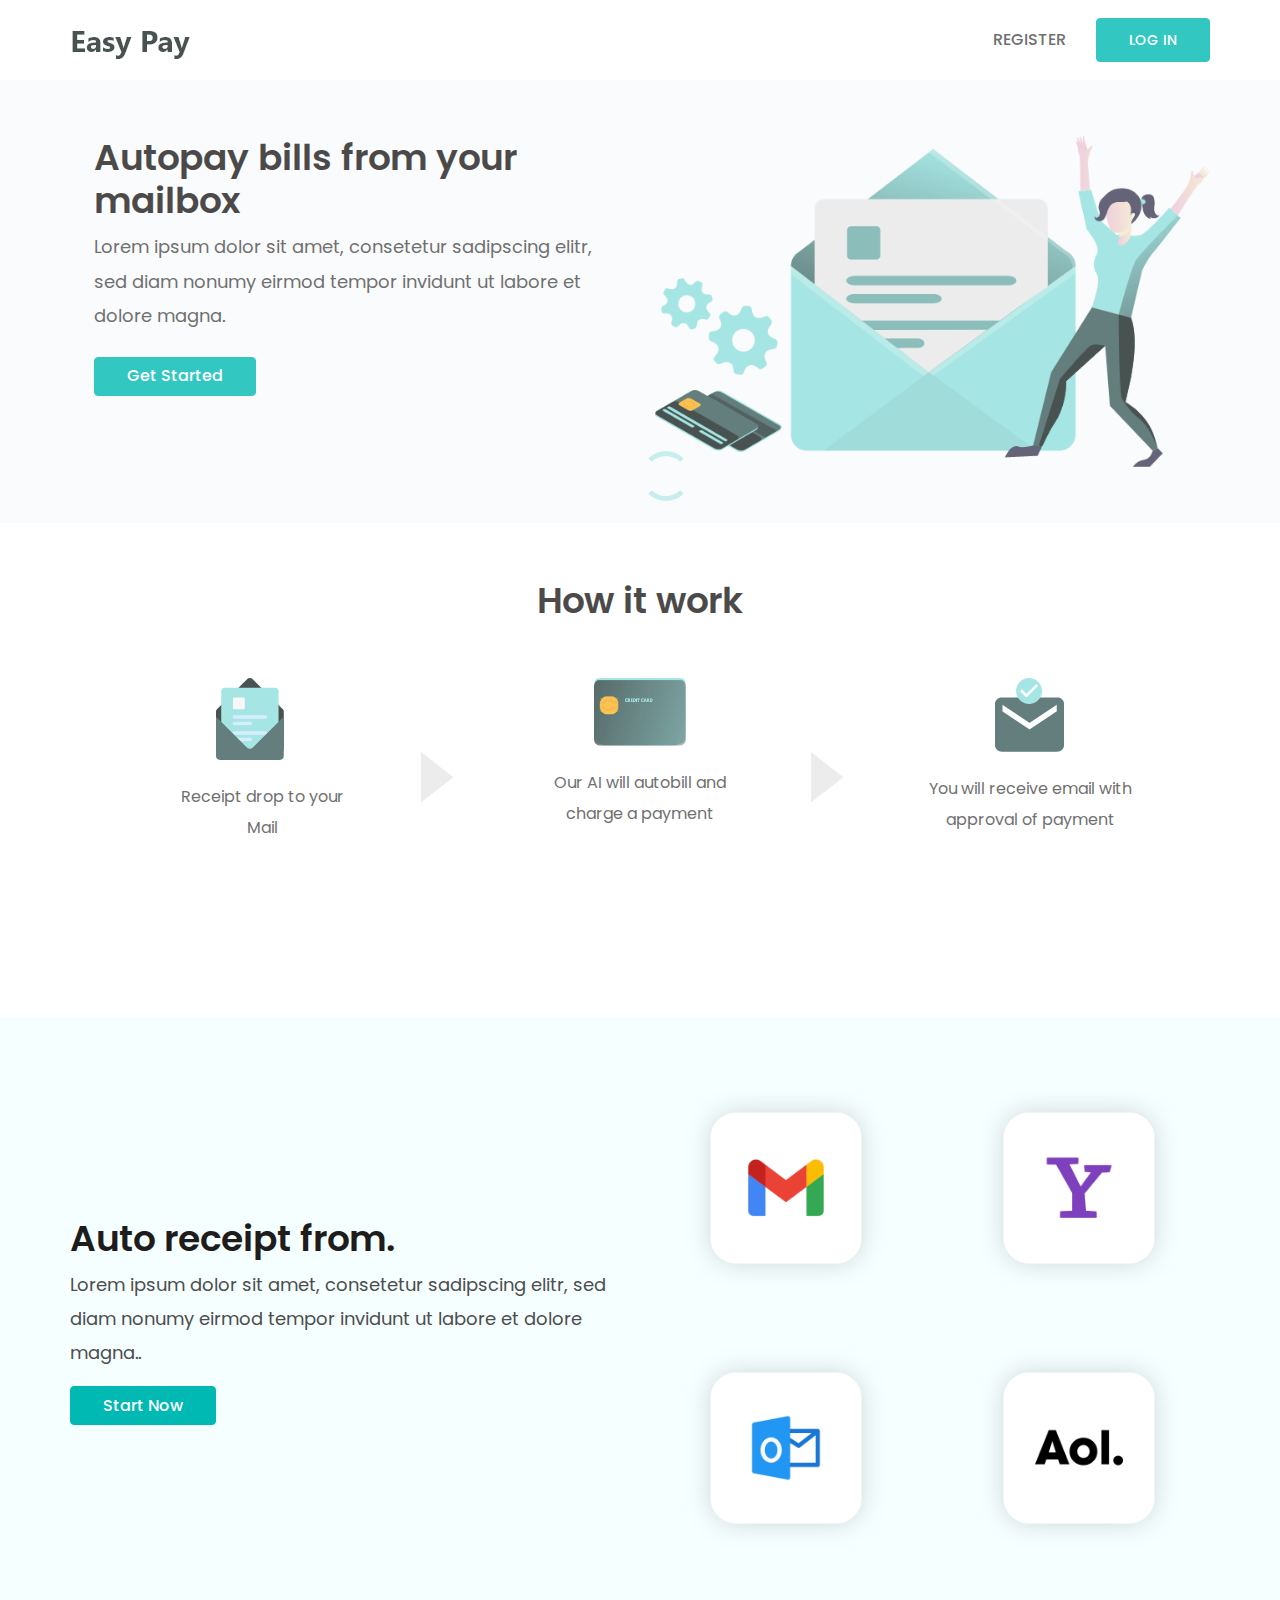
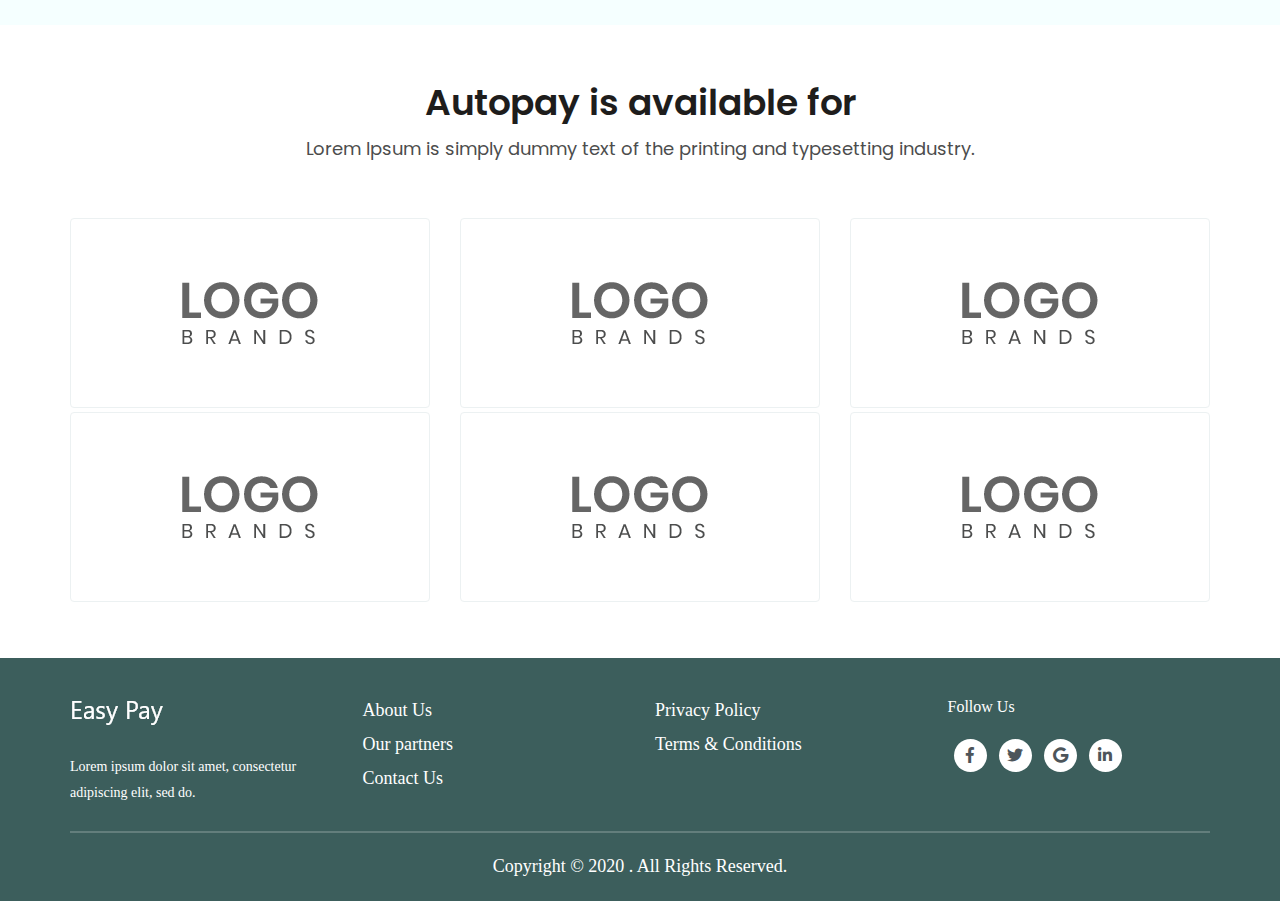
<file: index.html>
<!DOCTYPE html>
<html lang="en">
<head>
<meta charset="UTF-8" />
<meta http-equiv="X-UA-Compatible" content="IE=edge">
<meta name="viewport" content="width=device-width, initial-scale=1, minimum-scale=1.0, shrink-to-fit=no">
<link href="images/logo.png " rel="icon" />
<title>Easy Pay</title>
<meta name="description" content="This professional design html template is for build a Money Transfer and online payments website.">
<meta name="author" content="inam ul haq">

<!-- Web Fonts
============================================= -->
  <link rel="preconnect" href="https://fonts.gstatic.com">
  <link href="https://fonts.googleapis.com/css2?family=Poppins:wght@400;500;600&display=swap" rel="stylesheet"><!-- Stylesheet
============================================= -->

<link rel="stylesheet" type="text/css" href="vendor/bootstrap/css/bootstrap.min.css" />
<link rel="stylesheet" type="text/css" href="vendor/font-awesome/css/all.min.css" />
<link rel="stylesheet" type="text/css" href="vendor/owl.carousel/assets/owl.carousel.min.css" />
<link rel="stylesheet" type="text/css" href="css/stylesheet.css" />
</head>
<body>


<!-- Preloader -->
<div id="preloader">
  <div data-loader="dual-ring"></div>
</div>
<!-- Preloader End -->

<!-- Document Wrapper
============================================= -->
<div id="main-wrapper">
  
  <!-- Header
  ============================================= -->
  <header id="header">
    <div class="container">
      <div class="header-row">
        <div class="header-column justify-content-start">
          <!-- Logo
          ============================= -->
          <div class="logo"> <a class="d-flex" href="index.html" title="Easy Pay"><img src="images/logo.png" alt="Easy Pay" /></a> </div>



        </div>
        <div class="header-column justify-content-end">

          <nav class="login-signup navbar navbar-expand">
            <ul class="navbar-nav">
              <li><a href="signup.html">Register</a> </li>
              <li class="align-items-center h-auto ml-sm-3"><a class="btn btn-primary shadow-none  " href="login.html">Log In</a></li>
            </ul>

          </nav>

        </div>
      </div>
    </div>
  </header>
  <!-- Header End --> 
  
  <!-- Content
  ============================================= -->
  <div id="content">

    <section class="section">
      <div class="container">
        <div class="row">
          <div class="col-lg-6 mt-5 mt-lg-0">
            <div class="ml-4">
              <h1 class="text-9">Autopay bills from
                your mailbox</h1>
              <p class="text-4">
                Lorem ipsum dolor sit amet, consetetur sadipscing elitr, sed diam nonumy eirmod tempor invidunt ut labore et dolore magna.
                </p>

              <a href="#" class="btn btn-primary shadow-none mt-2">Get Started</a> </div>
          </div>
          <div class="col-lg-6">
            <div class="card bg-gray  border-0">
              <img class="card-img " src="images/11490.png" alt="banner">
            </div>
          </div>

        </div>
      </div>
    </section>

    <section class="section bg-white" style="padding-bottom: 70px">
      <div class="container">
        <h2 class="text-9 text-center"> How it work</h2>
        <div class="row mt-1">
          <div class="col-lg-4 mb-4">

            <div class="featured-box top-box p-5 text-center">
              <img src="images/mail_card.png" alt="">
              <p class="p-3 pl-5 pr-4" >Receipt drop to your
                Mail</p>

            </div>

          </div>
          <div class="col-lg-4 mb-4">
            <div class="featured-box p-5 top-box text-center">
              <img src="images/card.png" alt="" style="height:68px; width:92px">
              <p class="pt-3 pl-3 pr-3">Our AI will autobill and
                charge a payment</p>
            </div>
          </div>

          <div class="col-lg-4 mb-4 mb-sm-0">
            <div class="featured-box  p-5 text-center">
              <img src="images/inbox.png" alt="" >
              <p class="pt-3">You will receive email with
                approval of payment
              </p>
            </div>
          </div>
        </div>
      </div>
    </section>

    <!-- Payment Solutions
    ============================================= -->
    <section class="section bg-careem">
      <div class="container overflow-hidden">
        <div class="row">

          <div class="col-lg-5 col-xl-6 d-flex">
            <div class="my-auto pb-5 pb-lg-0">
              <h2 class="text-9">Auto receipt from.</h2>
              <p class="text-4">
                Lorem ipsum dolor sit amet, consetetur
                sadipscing elitr, sed diam nonumy
                eirmod tempor invidunt ut labore et
                dolore magna..
              </p>
              <a href="#" class="btn btn-primary">Start Now</a> </div>
          </div>
          <div class="col-lg-5 col-xl-6">
            <div class="row banner style-2 justify-content-center">
              <div class="col-12 col-sm-6 mb-4 text-center">
                <div class="  d-inline-block"> <a href="#">

                  <img class="img-fluid" src="images/11%20(2).png" alt="banner" style=" height: 230px;width: 230px;"> </a> </div>
              </div>
              <div class="col-12 col-sm-6 mb-4 text-center">
                <div class=" d-inline-block">
                  <img class="img-fluid" src="images/11%20(4).png" alt="banner" style=" height: 230px;width: 230px;">
                </div>
              </div>
              <div class="col-12 col-sm-6 mb-4 mb-sm-0 text-center">
                <div class=" d-inline-block">


                  <img class="img-fluid" src="images/11%20(8).png" alt="banner" style=" height: 230px;width: 230px;">

                </div>
              </div>
              <div class="col-12 col-sm-6 text-center">
                <div class="d-inline-block">

                  <img class="img-fluid" src="images/11%20(6).png" alt="banner" style=" height: 230px;width: 230px;">
                </div>
              </div>
            </div>
          </div>


        </div>
      </div>
    </section>
    <!-- Payment Solutions end -->
    
    <!-- What can you do
    ============================================= -->
    <section class="section bg-light">
      <div class="container">
        <h2 class="text-9 text-center">Autopay is available for</h2>
        <p class="text-4 text-center mb-5">Lorem Ipsum is simply dummy text of the printing and typesetting industry.</p>
        <div class="bg-light  ">
          <div class="row profile-completeness">
            <div class="col-sm-6 col-md-4 mb-4 mb-md-0 mt-1 mb-1">
              <div class="border rounded p-3 text-center">
                <img src="images/partner/partner-1.png" alt="">
              </div>
            </div>
            <div class="col-sm-6 col-md-4 mb-4 mb-md-0 mt-1 mb-1">
              <div class="border rounded p-3 text-center">
                <img src="images/partner/partner-1.png" alt="">
              </div>
            </div>
            <div class="col-sm-6 col-md-4 mb-4 mb-md-0 mt-1 mb-1">
              <div class="border rounded p-3 text-center">
                <img src="images/partner/partner-1.png" alt="">
              </div>
            </div>
            <div class="col-sm-6 col-md-4 mb-4 mb-md-0 mt-1 mb-1">
              <div class="border rounded p-3 text-center">
                <img src="images/partner/partner-1.png" alt="">
              </div>
            </div>
            <div class="col-sm-6 col-md-4 mb-4 mb-md-0 mt-1 mb-1">
              <div class="border rounded p-3 text-center">
                <img src="images/partner/partner-1.png" alt="">
              </div>
            </div>
            <div class="col-sm-6 col-md-4 mb-4 mb-md-0 mt-1 mb-1">
              <div class="border rounded p-3 text-center">
                <img src="images/partner/partner-1.png" alt="">
              </div>
            </div>


          </div>
        </div>
      </div>
    </section>
    <!-- What can you do end -->
    

  <!-- Footer
  ============================================= -->
  <footer id="footer">
    <div class="container">
      <div class="row">

        <div class="col-sm-6 col-md mb-3 mb-md-0">
          <h4 class="text-3 text-muted text-uppercase font-weight-400 mb-3"><img src="images/footer_logo.png" alt=""></h4>
          <p class="pt-2 text-2">Lorem ipsum dolor sit amet, consectetur
            adipiscing elit, sed do.</p>
        </div>
        <div class="col-sm-6 col-md mb-3 mb-md-0">
          <ul class="nav flex-column">
            <li class="nav-item"> <a class="nav-link text-white " href="#">About Us</a></li>
            <li class="nav-item"> <a class="nav-link text-white" href="#">Our partners</a></li>
            <li class="nav-item"> <a class="nav-link text-white" href="#">Contact Us
            </a></li>
          </ul>
        </div>
        <div class="col-sm-6 col-md mb-3 mb-md-0">
          <ul class="nav flex-column">
            <li class="nav-item"> <a class="nav-link text-white" href="#">Privacy Policy</a></li>
            <li class="nav-item"> <a class="nav-link text-white" href="#">Terms & Conditions</a></li>

          </ul>
        </div>
        <div class="col-sm-6 col-md mb-3 mb-md-0">
          <p class="text-3 text-white mb-3">Follow Us</p>
          <ul class="social-icons ">
            <li class="social-icons-facebook"><a data-toggle="tooltip" href="http://www.facebook.com/" target="_blank" title="Facebook"><i class="fab fa-facebook-f"></i></a></li>
            <li class="social-icons-twitter"><a data-toggle="tooltip" href="http://www.twitter.com/" target="_blank" title="Twitter"><i class="fab fa-twitter"></i></a></li>
            <li class="social-icons-google"><a data-toggle="tooltip" href="http://www.google.com/" target="_blank" title="Google"><i class="fab fa-google"></i></a></li>
            <li class="social-icons-linkedin"><a data-toggle="tooltip" href="https://www.linkedin.com/" target="_blank" title="Linkedin"><i class="fab fa-linkedin-in"></i></a></li>
          </ul>
        </div>
      </div>
      <div class="footer-copyright pt-2 pt-lg-2 mt-2">
        <div class="row">
          <div class="col-lg-12">
            <p class="text-center  mt-2 mb-lg-0">Copyright &copy; 2020 . All Rights Reserved.</p>
          </div>
        </div>
      </div>
    </div>
  </footer>
  <!-- Footer end --> 
  
</div>
<!-- Document Wrapper end --> 

<!-- Back to Top
============================================= --> 
<a id="back-to-top" data-toggle="tooltip" title="Back to Top" href="javascript:void(0)"><i class="fa fa-chevron-up"></i></a> 

<!-- Video Modal
============================================= -->
<div class="modal fade" id="videoModal" tabindex="-1" role="dialog">
  <div class="modal-dialog modal-lg modal-dialog-centered" role="document">
    <div class="modal-content bg-transparent border-0">
      <button type="button" class="close text-white opacity-10 ml-auto mr-n3 font-weight-400" data-dismiss="modal" aria-label="Close"><span aria-hidden="true">&times;</span></button>
      <div class="modal-body p-0">
        <div class="embed-responsive embed-responsive-16by9">
          <iframe class="embed-responsive-item" id="video" allow="autoplay"></iframe>
        </div>
      </div>
    </div>
  </div>
</div>
</div>
<!-- Video Modal end --> 

<!-- Script --> 
<script src="vendor/jquery/jquery.min.js"></script> 
<script src="vendor/bootstrap/js/bootstrap.bundle.min.js"></script> 
<script src="vendor/owl.carousel/owl.carousel.min.js"></script> 
<script src="js/theme.js"></script>
</body>
</html>
</file>
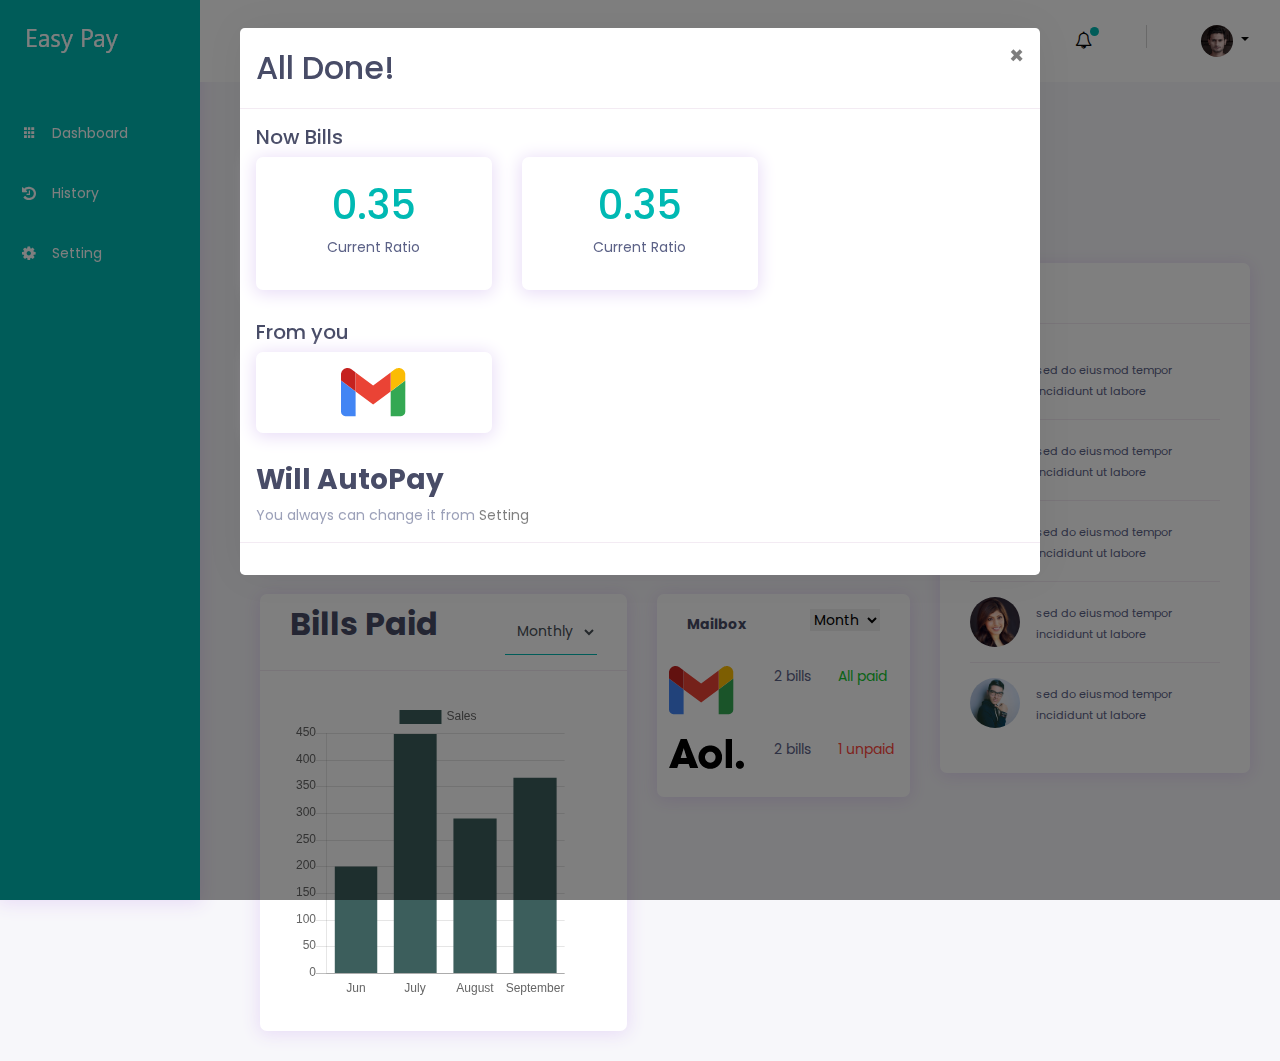
<file: backend/index.html>
<!DOCTYPE html>
<html lang="en">
	<head>

		<meta charset="UTF-8">
		<meta name="viewport" content="width=device-width, initial-scale=1">
		<title>Easy Pay</title>
		<link rel="icon" href="../images/login.png" type="image/x-icon"/>
		<link rel="stylesheet" href="assets/plugins/bootstrap/css/bootstrap.min.css">
		<link rel="stylesheet" href="assets/css/icons.css">
		<link rel="stylesheet" href="assets/css/style.css">
		<link rel="stylesheet" href="assets/plugins/scroll-bar/jquery.mCustomScrollbar.css">
		<link rel="stylesheet" href="assets/plugins/toggle-menu/sidemenu.css">
		<link rel="preconnect" href="https://fonts.gstatic.com">
		<link href="https://fonts.googleapis.com/css2?family=Poppins:wght@400;500;600&display=swap" rel="stylesheet">

	</head>

	<body class="app ">

		<div id="app">
			<div class="main-wrapper" >
				<nav class="navbar navbar-expand-lg main-navbar">
					<form class="form-inline mr-auto">
						<ul class="navbar-nav">
							<li><a href="#" data-toggle="sidebar" class="nav-link nav-link-lg"><i class="fa fa-navicon"></i></a></li>
						</ul>

					</form>
					<ul class="navbar-nav navbar-right ml-auto">

						<li class="dropdown dropdown-list-toggle d-none d-lg-block"><a href="#" data-toggle="dropdown" class="nav-link  nav-link-lg"><i class="fa fa-bell-o"></i>
						</a>
							<span class="pulse bg-primary"></span>
							<div class="dropdown-menu dropdown-list dropdown-menu-right">
								<div class="dropdown-header text-center text-dark">Notifications

								</div>
								<div class="dropdown-list-content">
									<a href="#" class="dropdown-item dropdown-item-unread">
										<div class="time text-left">Today</div>
										<img alt="image" src="assets/img/avatar/avatar-1.jpeg" class="rounded-circle dropdown-item-img">
										<div class="dropdown-item-desc">
											<div class="dropdownmsg d-flex">
												<div class="">
													<b class="text-dark " style="font-size: 20px">Stewart Ball</b>

												</div>

											</div>

										</div>
										<p class="mt-2 text-left">Your template awesome</p>
									</a>
									<a href="#" class="dropdown-item dropdown-item-unread">
										<div class="time text-left">Today</div>
										<img alt="image" src="assets/img/avatar/avatar-1.jpeg" class="rounded-circle dropdown-item-img">
										<div class="dropdown-item-desc">
											<div class="dropdownmsg d-flex">
												<div class="">
													<b class="text-dark " style="font-size: 20px">Stewart Ball</b>

												</div>

											</div>

										</div>
										<p class="mt-3 text-left">Your template awesome</p>
									</a>
									<a href="#" class="dropdown-item dropdown-item-unread">
										<div class="time text-left">Today</div>
										<img alt="image" src="assets/img/avatar/avatar-1.jpeg" class="rounded-circle dropdown-item-img">
										<div class="dropdown-item-desc">
											<div class="dropdownmsg d-flex">
												<div class="">
													<b class="text-dark " style="font-size: 20px">Stewart Ball</b>

												</div>

											</div>

										</div>
										<p class="mt-3 text-left">Your template awesome</p>
									</a>

								</div>
							</div>
						</li>
						<li style="    background: lightgray;
    width: 1px;
    height: 23px;
    margin-top: 8px;
    margin-right: 39px;
    margin-left: 39px;">
							<span></span>
						</li>

						<li class="dropdown"><a href="#" data-toggle="dropdown" class="nav-link dropdown-toggle nav-link-lg">
							<img src="assets/img/avatar/avatar-6.jpg" alt="profile-user" class="rounded-circle w-32">

						</a>
							<div class="dropdown-menu dropdown-menu-right">

								<a href="profile.html" class="dropdown-item has-icon">
									 Settings
								</a>
								<a href="#" class="dropdown-item has-icon">
								 Logout
								</a>
							</div>
						</li>
					</ul>
				</nav>

				<aside class="app-sidebar">
					<div class="app-sidebar__user">
					    <div class="dropdown">
							<a class="nav-link pl-2 pr-2 leading-none d-flex" data-toggle="dropdown" href="#">
								<img alt="image" src="../images/footer_logo.png" class="  ">
							</a>
						</div>
					</div>
					<ul class="side-menu">

						<li>
							<a class="side-menu__item" href="dashboar.html"><i class="side-menu__icon mdi mdi-apps"></i><span class="side-menu__label">Dashboard</span></a>
						</li>
						<li>
							<a class="side-menu__item" href="history.html"><i class="side-menu__icon fa fa-history"></i><span class="side-menu__label">History</span></a>
						</li>
						<li>
							<a class="side-menu__item" href="setting.html"><i class="side-menu__icon fa fa-cog"></i><span class="side-menu__label">Setting</span></a>
						</li>

						
					</ul>
				</aside>

				<div class="app-content">
					<section class="section">


						<div class="section-body">

							<div class="row mt-5">
								<div class="col-lg-6 col-xl-3 col-md-6 col-12">
									<div class="card">
										<div class="card-body p-2">
											<div class="text-left">
												<span class="text-dark font-weight-bold">Total bills paid </span>
												<p class="mb-0">	This month </p>

											</div>
											<h4 class="text-right">$8,976</h4>
										</div>
									</div>
								</div>
								<div class="col-lg-6 col-xl-3 col-md-6 col-12">
									<div class="card">
										<div class="card-body p-2">
											<div class="text-left">
												<span class="text-dark font-weight-bold">Total bills paid </span>
												<p class="mb-0">	This month </p>

											</div>
											<h4 class="text-right">$8,976</h4>
										</div>
									</div>
								</div>


							</div>


							<div class="row">
								<div class="col-lg-8">
									<div class="card">
										<div class="card-header border-bottom-0">
											<h4>Recent bill payments</h4>
											<div class="form-group row mt-2 mb-0">
												<div class="col-md-3">
													<select class="form-control">
														<option>View All</option>
														<option>Pay</option>
														<option>Unpaid</option>

													</select>
												</div>
												<div class="col-md-3">
													<select class="form-control">
														<option>Paid</option>
														<option>Pay</option>
														<option>Unpaid</option>

													</select>
												</div>
												<div class="col-md-6 text-right">
													<div class="cad">
														<div class="card-body p-1">
															<i class="fa fa-align-right" title="" ></i>
														</div>
													</div>


												</div>
											</div>
										</div>

										<div class="">
											<div class="table-responsive">
												<table class="table  table-hover  mb-0 text-nowrap">
													<thead>
													<tr>
														<th>Date</th>
														<th>Payment To</th>
														<th>Payment</th>
														<th>Status</th>
													</tr>
													</thead>
													<tbody>
													<tr>

														<td>Wed, Oct 28, 2020</td>
														<td>Ryan MacLeod</td>
														<td>$12k</td>
														<td><span class=" text-success">Active</span></td>
													</tr>
													<tr>

														<td>Wed, Oct 28, 2020</td>
														<td>Ryan MacLeod</td>
														<td>$12k</td>
														<td><span class=" text-danger">Active</span></td>
													</tr>
													<tr>

														<td>Wed, Oct 28, 2020</td>
														<td>Ryan MacLeod</td>
														<td>$12k</td>
														<td><span class=" text-danger">Active</span></td>
													</tr>

													</tbody>
												</table>
											</div>
										</div>
									</div>
									<div class="row">
										<div class=" col-lg-7">
											<div class="card">
												<div class="card-header">
													<b class="text-dark font-weight-bold" style="font-size: 32px">Bills Paid</b>
													<div class=" float-right">
														<div class="">
															<select class="form-control">
																<option>Monthly</option>
																<option>Weekly</option>
																<option>day</option>

															</select>
														</div>
													</div>
												</div>
												<canvas id="Chart" class="h-300" style="display: none"></canvas>
												<div class="card-body">
													<canvas id="Chart2" class="h-300"></canvas>
												</div>
											</div>
										</div>
										<div class="col-lg-5">
											<div class="card">
												<div class="card-header border-bottom-0">
													<b class="font-weight-bold text-dark">Mailbox</b>
													<select name="" id="" class="float-right border-0">
														<option value="">Month</option>
														<option value="">Weekly</option>
													</select>
												</div>

												<div class="">
													<div class="table-responsive">
														<table class="table  ">

															<tbody>
															<tr>

																<td><img src="../images/14%20(5).png" alt=""></td>

																<td>2 bills </td>
																<td><span class=" text-success"  data-toggle="modal" data-target="#largeModal">All paid</span></td>
															</tr>
															<tr>

																<td><img src="../images/14%20(4).png" alt=""></td>
																<td>2 bills </td>
																<td><span class=" text-danger"  data-toggle="modal" data-target="#largeModal">1 unpaid</span></td>
															</tr>

															</tbody>
														</table>
													</div>
												</div>
											</div>


										</div>

									</div>

								</div>
								<div class="col-lg-4 col-sm-4 ">
									<div class="card">
										<div class="card-header">
											<h4 class="font-weight-bold text-dark">Latest</h4>
										</div>
										<div class="card-body">
											<ul class="visitor list-unstyled list-unstyled-border">
												<li class="media">
													<img class="mr-3 rounded-circle" width="50" src="assets/img/avatar/avatar-6.jpg" alt="avatar">
													<div class="media-body">
														<small>sed do eiusmod tempor incididunt ut labore</small>
													</div>
												</li>
												<li class="media">
													<img class="mr-3 rounded-circle" width="50" src="assets/img/avatar/avatar-2.jpeg" alt="avatar">
													<div class="media-body">
														<small>sed do eiusmod tempor incididunt ut labore</small>
													</div>
												</li>
												<li class="media">
													<img class="mr-3 rounded-circle" width="50" src="assets/img/avatar/avatar-3.jpeg" alt="avatar">
													<div class="media-body">

														<small>sed do eiusmod tempor incididunt ut labore</small>
													</div>
												</li>
												<li class="media">
													<img class="mr-3 rounded-circle" width="50" src="assets/img/avatar/avatar-5.jpeg" alt="avatar">
													<div class="media-body">

														<small>sed do eiusmod tempor incididunt ut labore</small>
													</div>
												</li>
												
												<li class="media border-b0 m-b0">
													<img class="mr-3 rounded-circle" width="50" src="assets/img/avatar/avatar-4.jpeg" alt="avatar">
													<div class="media-body">

														<small>sed do eiusmod tempor incididunt ut labore</small>
													</div>
												</li>
											</ul>
										</div>
									</div>
								</div>

							</div>
						</div>

					</section>
				</div>


				<div id="largeModal" class="modal fade">
					<div class="modal-dialog modal-lg" role="document">
						<div class="modal-content ">
							<div class="modal-header pd-x-20">
								<h2 class="modal-title text-dark">All Done!</h2>
								<button type="button" class="close" data-dismiss="modal" aria-label="Close">
									<span aria-hidden="true">&times;</span>
								</button>
							</div>
							<div class="modal-body pd-20">
								<h5 class=" lh-3 mg-b-20 text-dark">Now Bills</h5>
								<div class="row">
									<div class="col-sm-12 col-lg-4 col-md-4 ">
										<div class="card">
											<div class="card-body p-3 text-center">

												<div class="mt-2">
													<h1 class="text-primary">0.35</h1>
													<p>Current Ratio</p>
												</div>
											</div>
										</div>
									</div>
									<div class="col-sm-12 col-lg-4 col-md-4 ">
										<div class="card">
											<div class="card-body p-3 text-center">

												<div class="mt-2">
													<h1 class="text-primary">0.35</h1>
													<p>Current Ratio</p>
												</div>
											</div>
										</div>
									</div>

								</div>
								<h5 class=" lh-3 mg-b-20 text-dark">From you</h5>
								<div class="row">
									<div class="col-sm-12 col-lg-4 col-md-4 ">
										<div class="card">
											<div class="card-body p-3 text-center">
												<img src="../images/14%20(5).png" alt="">
											</div>
										</div>
									</div>
									

								</div>
								<h3 class=" lh-3 mg-b-20 font-weight-bold text-dark">Will AutoPay</h3>
								<p class="mb-0 text-muted">You always can change it from <a href="setting.html" class="text-black-50">Setting</a></p>
							</div><!-- modal-body -->
							<div class="modal-footer">
<!--								<button type="button" class="btn btn-success" data-dismiss="modal">Close</button>-->
							</div>
						</div>
					</div><!-- modal-dialog -->
				</div><!-- modal -->
			</div>
		</div>

		<script src="assets/js/jquery.min.js"></script>

		<!--popper js-->
		<script src="assets/js/popper.js"></script>

		<!--Tooltip js-->
		<script src="assets/js/tooltip.js"></script>

		<!--Bootstrap.min js-->
		<script src="assets/plugins/bootstrap/js/bootstrap.min.js"></script>

		<!--Jquery.nicescroll.min js-->
		<script src="assets/plugins/nicescroll/jquery.nicescroll.min.js"></script>

		<!--Scroll-up-bar.min js-->
		<script src="assets/plugins/scroll-up-bar/dist/scroll-up-bar.min.js"></script>

		<!--Sidemenu js-->
		<script src="assets/plugins/toggle-menu/sidemenu.js"></script>

		<!--Othercharts js-->
		<script src="assets/plugins/othercharts/jquery.knob.js"></script>
		<script src="assets/plugins/othercharts/jquery.sparkline.min.js"></script>

		<!--mCustomScrollbar js-->
		<script src="assets/plugins/scroll-bar/jquery.mCustomScrollbar.concat.min.js"></script>

		<!--Chart js-->
		<script src="assets/js/chart.min.js"></script>

		<!--Scripts js-->
		<script src="assets/js/scripts.js"></script>

		<!--Chartjs js-->
		<script src="assets/js/chartjs.js"></script>
		<script type="text/javascript">
			$(window).on('load',function(){
				$('#largeModal').modal('show');
			});
		</script>

	</body>
</html>
</file>
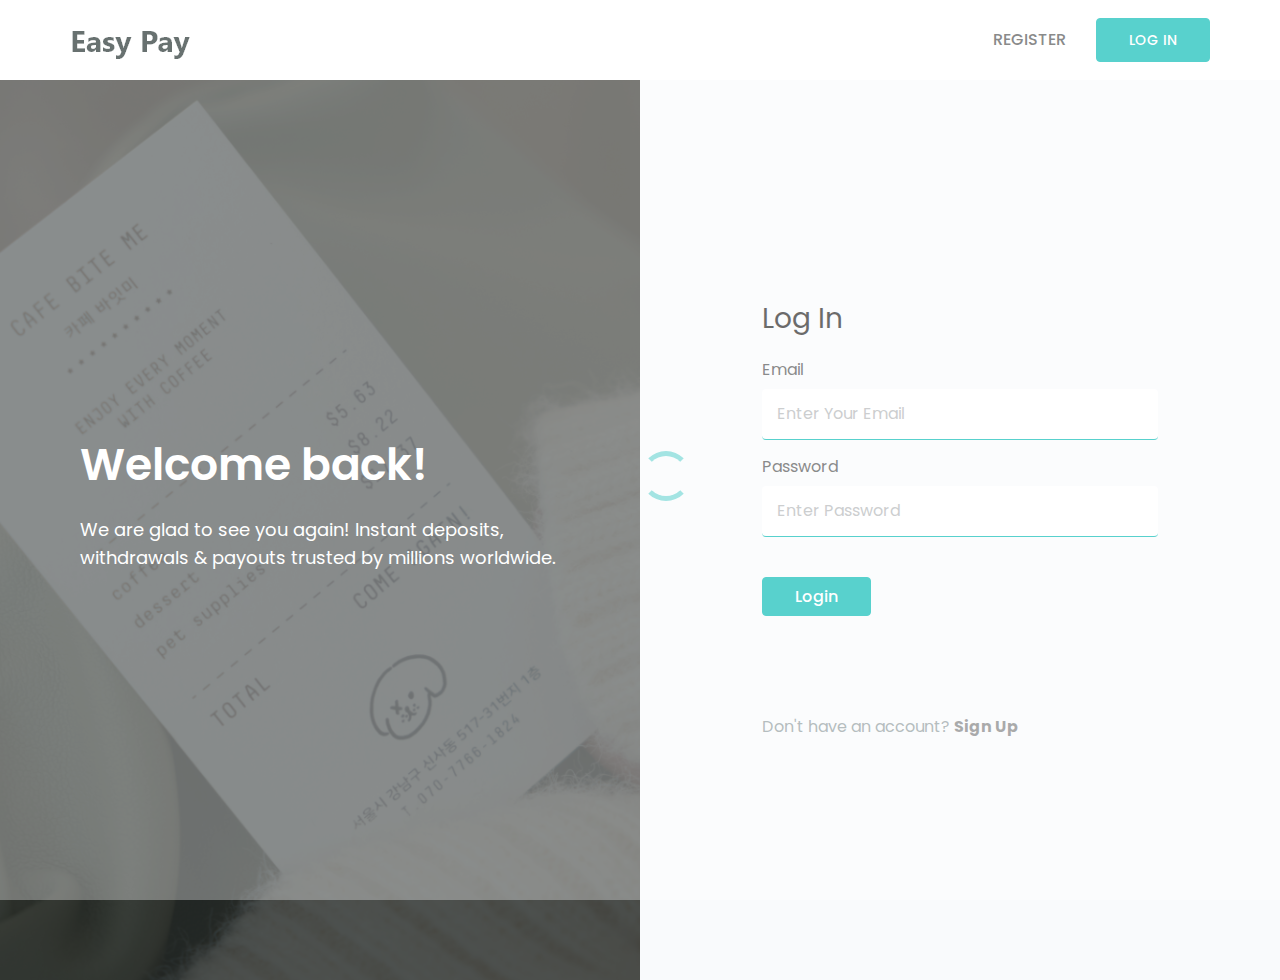
<file: login.html>
<html lang="en">
<head>
  <meta charset="UTF-8" />
  <meta http-equiv="X-UA-Compatible" content="IE=edge">
  <meta name="viewport" content="width=device-width, initial-scale=1, minimum-scale=1.0, shrink-to-fit=no">
  <link href="images/logo.png " rel="icon" />
  <title>Easy Pay</title>
  <meta name="description" content="This professional design html template is for build a Money Transfer and online payments website.">
  <meta name="author" content="inam ul haq">

  <!-- Web Fonts
  ============================================= -->
  <link rel="preconnect" href="https://fonts.gstatic.com">
  <link href="https://fonts.googleapis.com/css2?family=Poppins:wght@400;500;600&display=swap" rel="stylesheet"><!-- Stylesheet
============================================= -->

  <link rel="stylesheet" type="text/css" href="vendor/bootstrap/css/bootstrap.min.css" />
  <link rel="stylesheet" type="text/css" href="vendor/font-awesome/css/all.min.css" />
  <link rel="stylesheet" type="text/css" href="vendor/owl.carousel/assets/owl.carousel.min.css" />
  <link rel="stylesheet" type="text/css" href="css/stylesheet.css" />
</head>
<body>


<!-- Preloader -->
<div id="preloader">
  <div data-loader="dual-ring"></div>
</div>
<!-- Preloader End -->

<!-- Document Wrapper
============================================= -->
<div id="main-wrapper">

  <!-- Header
  ============================================= -->
  <header id="header">
    <div class="container">
      <div class="header-row">
        <div class="header-column justify-content-start">
          <!-- Logo
          ============================= -->
          <div class="logo"> <a class="d-flex" href="index.html" title="Easy Pay"><img src="images/logo.png" alt="Easy Pay" /></a> </div>



        </div>
        <div class="header-column justify-content-end">

          <nav class="login-signup navbar navbar-expand">
            <ul class="navbar-nav">
              <li><a href="signup.html">Register</a> </li>
              <li class="align-items-center h-auto ml-sm-3"><a class="btn btn-primary shadow-none  " href="login.html">Log In</a></li>
            </ul>

          </nav>

        </div>
      </div>
    </div>
  </header>
  <!-- Header End -->
  <div class="container-fluid px-0 h-100">
    <div class="row no-gutters h-100">
      <!-- Welcome Text
      ============================================= -->
      <div class="col-md-6">
        <div class="hero-wrap d-flex align-items-center h-100">
          <div class="hero-mask opacity-8 bg-black"></div>
          <div class="hero-bg hero-bg-scroll" style="background-image:url('./images/login.png');"></div>
          <div class="hero-content mx-auto w-100 h-100 d-flex flex-column">
            <div class="row no-gutters">

            </div>
              <div class="row no-gutters my-auto">
                <div class="col-10 col-lg-9 mx-auto">
                  <h1 class="text-11 text-white mb-4">Welcome back!</h1>
                  <p class="text-4 text-white line-height-4 mb-5">We are glad to see you again! Instant deposits, withdrawals & payouts trusted by millions worldwide.</p>
                </div>
              </div>
          </div>
        </div>
      </div>
      <!-- Welcome Text End -->
      
      <!-- Login Form
      ============================================= -->
      <div class="col-md-6 d-flex align-items-center">
        <div class="container my-4">
          <div class="row">
            <div class="col-11 col-lg-9 col-xl-8 mx-auto">
              <h3 class="font-weight-400 mb-4">Log In</h3>
              <form id="loginForm" method="post">
                <div class="form-group">
                  <label for="emailAddress">Email</label>
                  <input type="email" class="form-control" id="emailAddress" required placeholder="Enter Your Email">
                </div>
                <div class="form-group">
                  <label for="loginPassword">Password</label>
                  <input type="password" class="form-control" id="loginPassword" required placeholder="Enter Password">
                </div>
<!--                <div class="row">-->
<!--                  <div class="col-sm">-->
<!--                    <div class="form-check custom-control custom-checkbox">-->
<!--                      <input id="remember-me" name="remember" class="custom-control-input" type="checkbox">-->
<!--                      <label class="custom-control-label" for="remember-me">Remember Me</label>-->
<!--                    </div>-->
<!--                  </div>-->
<!--                  <div class="col-sm text-right"><a class="btn-link" href="#">Forgot Password ?</a></div>-->
<!--                </div>-->
                <button class="btn btn-primary  my-4" type="submit">Login</button>
              </form>
              <p class="text-3  text-muted pt-4 mt-5">Don't have an account? <a class="text-black-50 font-weight-bold" href="signup.html" >Sign Up</a></p>
            </div>
          </div>
        </div>
      </div>
      <!-- Login Form End -->
    </div>
  </div>
</div>

<!-- Back to Top
============================================= --> 
<a id="back-to-top" data-toggle="tooltip" title="Back to Top" href="javascript:void(0)"><i class="fa fa-chevron-up"></i></a> 

<!-- Script -->
<script src="vendor/jquery/jquery.min.js"></script> 
<script src="vendor/bootstrap/js/bootstrap.bundle.min.js"></script> 
<script src="js/theme.js"></script>
</body>
</html>
</file>
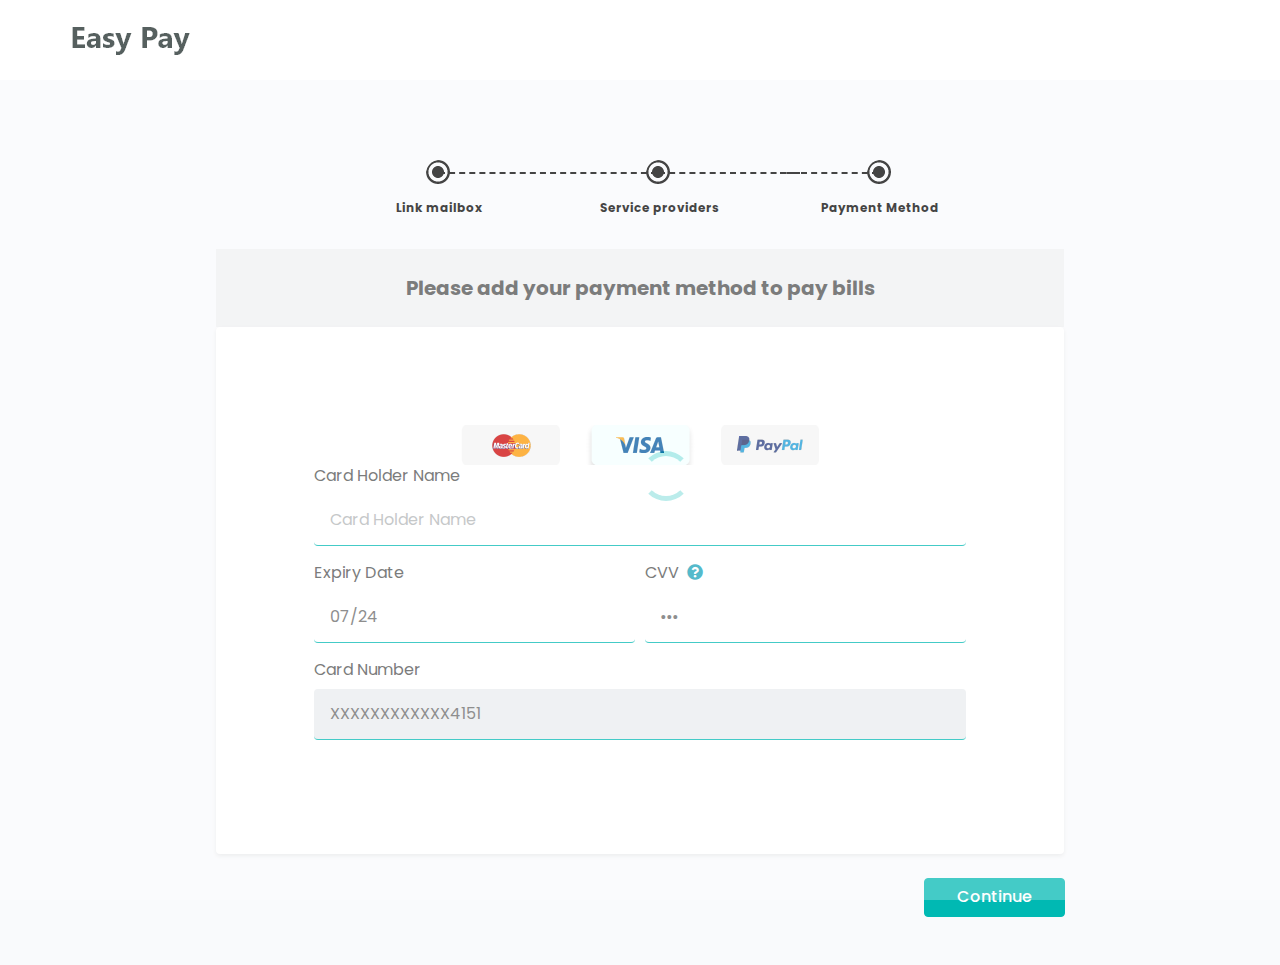
<file: paymentt.html>
<html lang="en">
<head>
  <meta charset="UTF-8" />
  <meta http-equiv="X-UA-Compatible" content="IE=edge">
  <meta name="viewport" content="width=device-width, initial-scale=1, minimum-scale=1.0, shrink-to-fit=no">
  <link href="images/logo.png " rel="icon" />
  <title>Easy Pay</title>
  <meta name="description" content="This professional design html template is for build a Money Transfer and online payments website.">
  <meta name="author" content="inam ul haq">

  <!-- Web Fonts
  ============================================= -->
  <link rel="preconnect" href="https://fonts.gstatic.com">
  <link href="https://fonts.googleapis.com/css2?family=Poppins:wght@400;500;600&display=swap" rel="stylesheet"><!-- Stylesheet
============================================= -->

  <link rel="stylesheet" type="text/css" href="vendor/bootstrap/css/bootstrap.min.css" />
  <link rel="stylesheet" type="text/css" href="vendor/font-awesome/css/all.min.css" />
  <link rel="stylesheet" type="text/css" href="css/stylesheet.css" />
  <style>

    #msform fieldset:not(:first-of-type) {
      display: none
    }


    .cardd {
      z-index: 0;
      position: relative
    }

    #progressbar {
      margin-bottom: 30px;
      overflow: hidden;
      color: lightgrey;
      display: inline-flex;
      width: 60%;
    }


    #progressbar .active {
      color: #000000
    }

    #progressbar li {
      list-style-type: none;
      font-size: 12px;
        width: 33.3%;
      float: left;
      position: relative
    }

    #progressbar #account:before {

      content: "";
      background: url("images/icon.png");
      background-repeat: no-repeat;
      width: 27px;
      height: 27px;
    }


    #progressbar #personal:before {
      content: "";
      background: url("images/circle.png");
      background-repeat: no-repeat;
      width: 27px;
      height: 27px;
    }

    #progressbar #personal.active:before {
      content: "";
      background: url("images/icon.png");
      background-repeat: no-repeat;
      width: 27px;
      height: 27px;
    }
    #progressbar #payment:before {
      content: "";
      background: url("images/circle.png");
      background-repeat: no-repeat;
      width: 27px;
      height: 27px;
    }
    #progressbar #payment.active:before {
      content: "";
      background: url("images/icon.png");
      background-repeat: no-repeat;
      width: 27px;
      height: 27px;
    }

    #progressbar #confirm:before {
      font-family: FontAwesome;
      content: "\f00c"
    }

    #progressbar li:before {
      width: 50px;
      height: 50px;
      line-height: 45px;
      display: block;
      font-size: 18px;
      color: #ffffff;
      background: lightgray;
      border-radius: 50%;
      margin: 0 auto 10px auto;
      padding: 2px
    }

    #progressbar li:after {
      content: '';
      border-top:2px dashed black;
      width: 99%;
      position: absolute;
      left: 110px;
      top: 12px;
      z-index: -1;
    }
    #progressbar  li:last-child:after {
      content: '';
      border-top:2px dashed black;
      width: 9%;
      position: absolute;
      left: 10px;
      top: 12px;
      z-index: -1;
    }
    #progressbar li:after :not(last-of-type){
      content: '';
      border-top:2px dashed black;
      width: 0%;
      position: absolute;
      left: 110px;
      top: 12px;
      z-index: -1;
    }

    #progressbar li.active strong
     {

      color: black;
    }
    #progressbar li.active strong:before,
    #progressbar li.active strong:after {
      background: skyblue;
      color: black;
    }




  </style>
</head>
<body>


<!-- Preloader -->
<div id="preloader">
  <div data-loader="dual-ring"></div>
</div>
<!-- Preloader End -->

<!-- Document Wrapper
============================================= -->
<div id="main-wrapper">

  <!-- Header
  ============================================= -->
  <header id="header" >
    <div class="container pt-3 pb-3">
      <div class="header-row">
        <div class="header-column justify-content-start">
          <!-- Logo
          ============================= -->
          <div class="logo"> <a class="d-flex" href="index.html" title="Easy Pay"><img src="images/logo.png" alt="Easy Pay" /></a> </div>



        </div>

      </div>
    </div>
  </header>
  <!-- Header End -->
 
  <div id="content" class="py-4">
   
    <div class="container">
      <div class="row text-center mt-0 cardd">
        <div class="col-12  text-center p-0 mt-3 mb-2">
          <div class=" px-0 pt-4 pb-0 mt-3 mb-3">
            <div class="row">
              <div class="col-md-12 mx-0">
                <form id="msform">
                  <!-- progressbar -->
                  <ul id="progressbar">
                    <li class="active" id="account"><strong>Link mailbox</strong></li>
                    <li class="active" id="personal"><strong>Service providers</strong></li>
                    <li class="active" id="payment"><strong>Payment Method</strong></li>

                  </ul>


                  <fieldset>
                    <div class="col-md-9 col-lg-9 col-xl-9 mx-auto ">
                      <p class="text-center bills">Please add your payment method to pay bills
                      </p>
                      <!-- Send Money Success
                      ============================================= -->
                      <div class="bg-light shadow-sm rounded p-50  mb-4 ">
                        <div class="row">
                          <div class="col-12">
                            <div class="text-center">
                              <img src="images/pay.png" alt="">
                            </div>
                          </div>

                        </div>

                          <div class="form-group text-left">
                            <label for="editcardHolderName">Card Holder Name</label>
                            <input type="text" class="form-control" data-bv-field="editcardHolderName" id="editcardHolderName" required  placeholder="Card Holder Name">
                          </div>

                          <div class="form-row">
                            <div class="col-lg-6">
                              <div class="form-group text-left">
                                <label for="editexpiryDate">Expiry Date</label>
                                <input id="editexpiryDate" type="text" class="form-control" data-bv-field="editexpiryDate" required value="07/24" placeholder="MM/YY">
                              </div>
                            </div>
                            <div class="col-lg-6">
                              <div class="form-group text-left">
                                <label for="editcvvNumber">CVV <span class="text-info ml-1" data-toggle="tooltip" data-original-title="For Visa/Mastercard, the three-digit CVV number is printed on the signature panel on the back of the card immediately after the card's account number. For American Express, the four-digit CVV number is printed on the front of the card above the card account number."><i class="fas fa-question-circle"></i></span></label>
                                <input id="editcvvNumber" type="password" class="form-control" data-bv-field="editcvvNumber" required value="321" placeholder="CVV (3 digits)">
                              </div>
                            </div>
                          </div>
                          <div class="form-group text-left">
                            <label for="edircardNumber">Card Number</label>
                            <div class="input-group">
                              <input type="text" class="form-control" data-bv-field="edircardNumber" id="edircardNumber" disabled value="XXXXXXXXXXXX4151" placeholder="Card Number">
                            </div>
                          </div>



                      </div>
                    </div>

<!--                    <input type="button" name="previous" class="previous action-button-previous" value="Previous" /> -->
                    <a href="backend/index.html" class="next action-button btn btn-primary float-right mr-7  text-white" >Continue</a>
                  </fieldset>

                </form>
              </div>
            </div>
          </div>
        </div>
      </div>
    </div>
  </div>

</div>

<script src="vendor/jquery/jquery.min.js"></script> 
<script src="vendor/bootstrap/js/bootstrap.bundle.min.js"></script> 
<script src="vendor/bootstrap-select/js/bootstrap-select.min.js"></script>  
<script src="js/theme.js"></script>

<script>
  $(document).ready(function(){

    var current_fs, next_fs, previous_fs; //fieldsets
    var opacity;

    $(".next").click(function(){

      current_fs = $(this).parent();
      next_fs = $(this).parent().next();

//Add Class Active
      $("#progressbar li").eq($("fieldset").index(next_fs)).addClass("active");

//show the next fieldset
      next_fs.show();
//hide the current fieldset with style
      current_fs.animate({opacity: 0}, {
        step: function(now) {
// for making fielset appear animation
          opacity = 1 - now;

          current_fs.css({
            'display': 'none',
            'position': 'relative'
          });
          next_fs.css({'opacity': opacity});
        },
        duration: 600
      });
    });

    $(".previous").click(function(){

      current_fs = $(this).parent();
      previous_fs = $(this).parent().prev();

//Remove class active
      $("#progressbar li").eq($("fieldset").index(current_fs)).removeClass("active");

//show the previous fieldset
      previous_fs.show();

//hide the current fieldset with style
      current_fs.animate({opacity: 0}, {
        step: function(now) {
// for making fielset appear animation
          opacity = 1 - now;

          current_fs.css({
            'display': 'none',
            'position': 'relative'
          });
          previous_fs.css({'opacity': opacity});
        },
        duration: 600
      });
    });



    $(".submit").click(function(){
      return false;
    })

  });
</script>
<script>
  $(".mail").click(function(){
    // $(".tick").addClass("active");
    $(".mail").removeClass("active");
    $(".active .tick").css("display","block");
    // $(".tab").addClass("active"); // instead of this do the below
    $(this).addClass("active");

  });
  $(".profile").click(function(){
    // $(".tick").addClass("active");
    $(".profile").removeClass("active");
    $(".active .tick").css("display","block");
    // $(".tab").addClass("active"); // instead of this do the below
    $(this).addClass("active");

  });
</script>
</body>
</html>
</file>
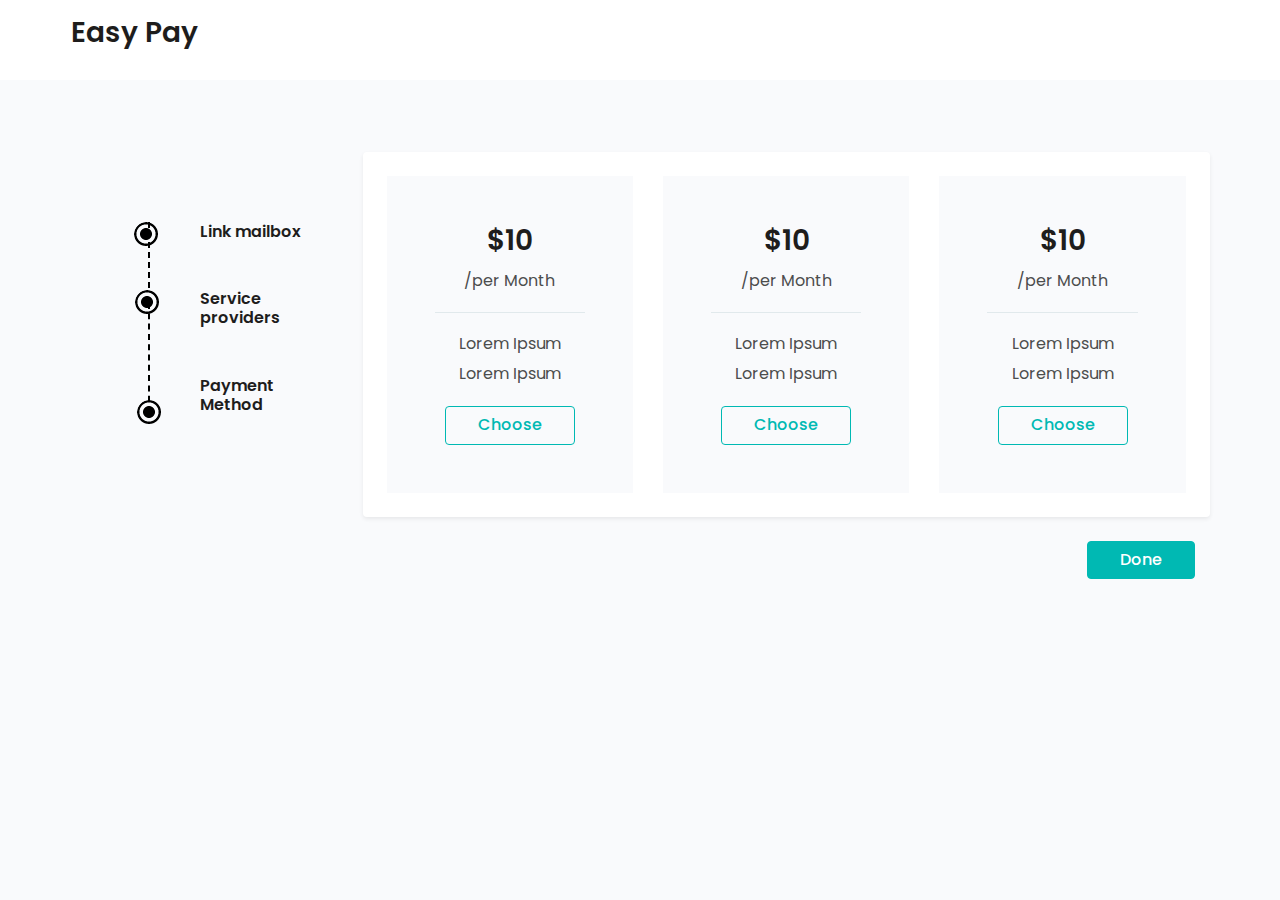
<file: plan.html>
<!DOCTYPE html>
<html lang="en">
<head>
<meta charset="UTF-8" />
<meta http-equiv="X-UA-Compatible" content="IE=edge">
<meta name="viewport" content="width=device-width, initial-scale=1, minimum-scale=1.0, shrink-to-fit=no">
<link href="images/favicon.png" rel="icon" />
<title>Easy Pay</title>
<meta name="description" content="This professional design html template is for build a Money Transfer and online payments website.">
<meta name="author" content="harnishdesign.net">

  <!-- Web Fonts
   ============================================= -->
  <link rel="preconnect" href="https://fonts.gstatic.com">
  <link href="https://fonts.googleapis.com/css2?family=Poppins:wght@400;500;600&display=swap" rel="stylesheet"><!-- Stylesheet
============================================= -->
<!-- Stylesheet
============================================= -->
<link rel="stylesheet" type="text/css" href="vendor/bootstrap/css/bootstrap.min.css" />
<link rel="stylesheet" type="text/css" href="vendor/font-awesome/css/all.min.css" />
<link rel="stylesheet" type="text/css" href="vendor/bootstrap-select/css/bootstrap-select.min.css" />
<link rel="stylesheet" type="text/css" href="vendor/currency-flags/css/currency-flags.min.css" />
<link rel="stylesheet" type="text/css" href="css/stylesheet.css" />
  <style>

    .card1 {
      margin-left: 130px;
      z-index: 0;
      margin-top: 70px;
    }



    #progressbar {
      position: absolute;
      left: 35px;
      overflow: hidden;
      color: #E53935
    }

    #progressbar li {
      list-style-type: none;
      font-size: 8px;
      font-weight: 400;
      margin-bottom: 36px
    }

    #progressbar li:nth-child(3) {
      /*margin-bottom: 0px !important;*/

    }

    #progressbar .step0:before {
      content: "";
      background: url(images/icon.png);
      background-repeat: no-repeat;
      width: 25px;
      height: 25px
    }

    #progressbar li:before {
      width: 30px;
      height: 30px;
      line-height: 30px;
      display: block;
      font-size: 20px;
      background: #fff;
      border-radius: 50%;
      margin: auto
    }

    #progressbar li:last-child:before {

      content: "";
      background: url(images/icon.png);
      background-repeat: no-repeat;
      width: 25px;
      height: 25px;
      margin-top: 85px;
      margin-left: 7px;
      z-index: 0000;
      opacity: 99;
    }

    #progressbar li:after {
      content: '';
      width: 3px;
      height: 66px;
      border-left: 2px dashed black;

      position: absolute;
      left: 58px;
      top: 15px;
      z-index: 1
    }

    #progressbar li:last-child:after {
      top: 147px;
      height: 109px
    }

    #progressbar li:nth-child(3):after {
      top: 81px
    }

    #progressbar li:nth-child(2):after {
      top: 0px
    }
    #progressbar .step0:nth-child(2):before{
      margin-top:43px;
      margin-left: 5px;
    }
    #progressbar li:first-child:after {
      position: absolute;
      top: -81px
    }

    #progressbar li.active:after {
      background: #E53935
    }

    #progressbar li.active:before {
      content: "";
      background: url("images/icon.png");
      background-repeat: no-repeat;
      width: 25px;
      height: 25px;
    }

    .tick {
      width: 100px;
      height: 100px
    }

    .prev {
      display: block;
      position: absolute;
      left: 40px;
      top: 20px;
      cursor: pointer
    }

    .prev:hover {
      color: #D50000 !important
    }

    @media screen and (max-width: 912px) {
      .card00 {
        padding-top: 30px
      }

      .card1 {
        border: none;
        margin-left: 50px
      }

      .card2 {
        border-bottom: 1px solid #F5F5F5;
        margin-bottom: 25px
      }

      .social {
        height: 30px;
        width: 30px;
        font-size: 15px;
        padding-top: 8px;
        margin-top: 7px
      }

      .get-bonus {
        margin-top: 40px !important;
        margin-left: 75px
      }

      #progressbar {
        left: -25px
      }
    }
  </style>
</head>
<body>


<div id="main-wrapper">
  <header id="header">
    <div class="container p-3">
      <div class="header-row">
        <div class="header-column justify-content-start">
          <!-- Logo
          ============================= -->
          <div class="logo"> <a class="d-flex" href="index.html" title=" "><h3>Easy Pay</h3></a> </div>



        </div>
        <div class="header-column justify-content-end">
          <!-- Login & Signup Link
          ============================== -->


        </div>
      </div>
    </div>
  </header>
  <div id="content" class="py-4">
    <div class="container">
      <div class="row">
        <div class="col-md-3 col-lg-3 col-xl-3 pt-5">
          <div class="card1">
            <ul id="progressbar" class="text-center">
              <li class="active step0"></li>
              <li class="step0"></li>
              <li class="step0"></li>
            </ul>
            <h6 class="mb-5">Link mailbox</h6>
            <h6 class="mb-5">Service providers</h6>
            <h6 class="mb-5">Payment Method</h6>
          </div>

        </div>
        <div class="col-md-9 col-lg-9 col-xl-9  pt-5">
          <div class="bg-light shadow-sm rounded p-4 mb-4">
            <div class="row profile-completeness">
            <div class="col-sm-6 col-md-4 mb-4 mb-md-0 text-center">

              <div class="bg-gray p-5 text-center">

                <h3>$10</h3>
                <p>/per Month</p>
                <hr>
                <p class="mb-0">Lorem Ipsum</p>
                <p class="mb-0">Lorem Ipsum</p>
                <button class="btn btn-outline-primary mt-3" type="button">Choose</button>
              </div>
            </div>
            <div class="col-sm-6 col-md-4 mb-4 mb-md-0">
              <div class="bg-gray p-5 text-center">

              <h3>$10</h3>
              <p>/per Month</p>
              <hr>
              <p class="mb-0">Lorem Ipsum</p>
              <p class="mb-0">Lorem Ipsum</p>
              <button class="btn btn-outline-primary mt-3" type="button">Choose</button>
            </div>
            </div>
            <div class="col-sm-6 col-md-4 mb-4 mb-sm-0">
              <div class="bg-gray p-5 text-center">

                <h3>$10</h3>
                <p>/per Month</p>
                <hr>
                <p class="mb-0">Lorem Ipsum</p>
                <p class="mb-0">Lorem Ipsum</p>
                <button class="btn btn-outline-primary mt-3" type="button">Choose</button>
              </div>
            </div>

          </div>
          </div>

          </div>
        </div>
      <div class="col-12">
        <a href="paymentt.html" class="btn btn-primary float-right">Done</a>
      </div>
      </div>
    </div>
  </div>

</div>

<script src="vendor/jquery/jquery.min.js"></script> 
<script src="vendor/bootstrap/js/bootstrap.bundle.min.js"></script> 
<script src="vendor/bootstrap-select/js/bootstrap-select.min.js"></script>  
<script src="js/theme.js"></script>

</body>
</html>
</file>
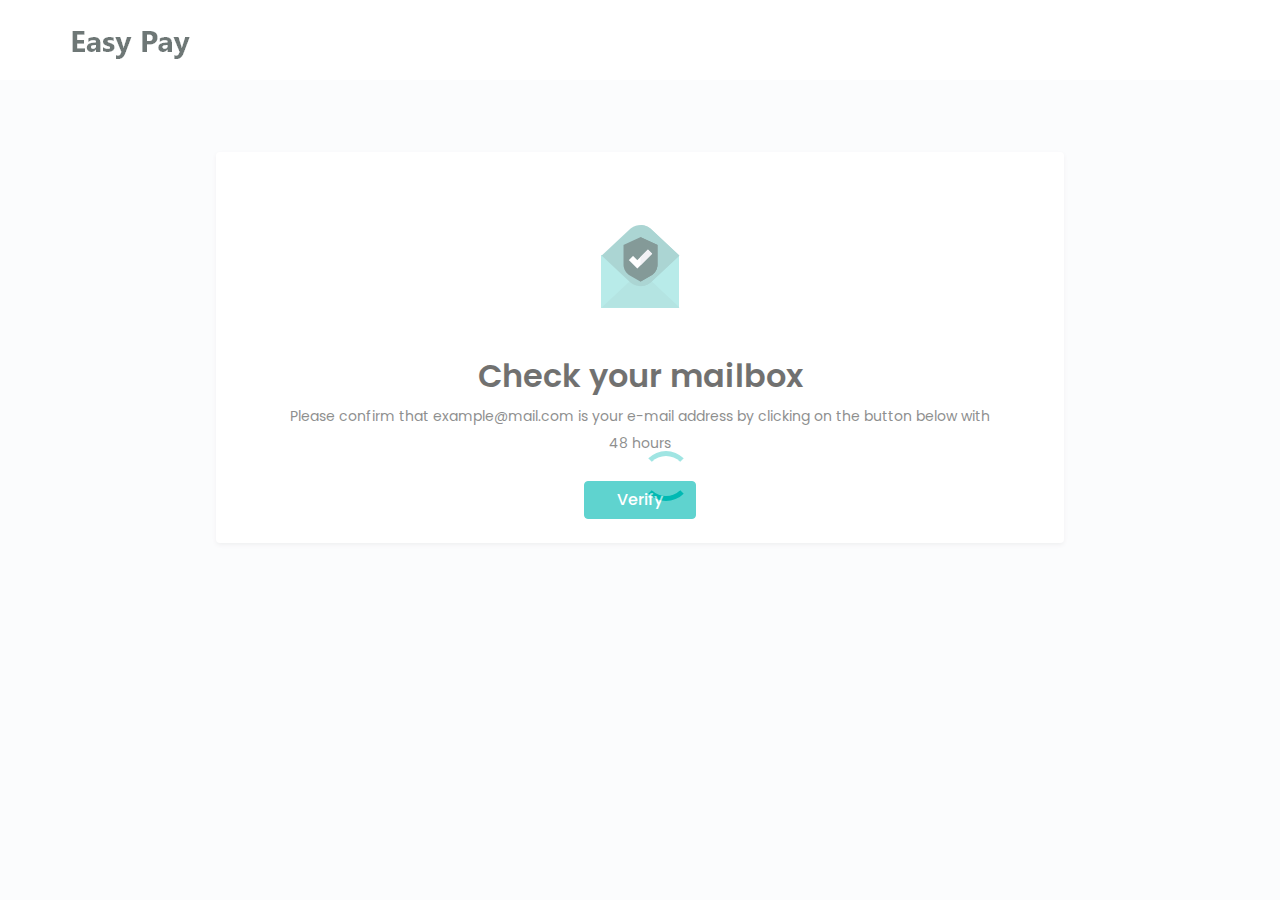
<file: send-money-success.html>
<html lang="en">
<head>
  <meta charset="UTF-8" />
  <meta http-equiv="X-UA-Compatible" content="IE=edge">
  <meta name="viewport" content="width=device-width, initial-scale=1, minimum-scale=1.0, shrink-to-fit=no">
  <link href="images/logo.png " rel="icon" />
  <title>Easy Pay</title>
  <meta name="description" content="This professional design html template is for build a Money Transfer and online payments website.">
  <meta name="author" content="inam ul haq">

  <!-- Web Fonts
  ============================================= -->
  <link rel="preconnect" href="https://fonts.gstatic.com">
  <link href="https://fonts.googleapis.com/css2?family=Poppins:wght@400;500;600&display=swap" rel="stylesheet"><!-- Stylesheet
============================================= -->

  <link rel="stylesheet" type="text/css" href="vendor/bootstrap/css/bootstrap.min.css" />
  <link rel="stylesheet" type="text/css" href="vendor/font-awesome/css/all.min.css" />
  <link rel="stylesheet" type="text/css" href="vendor/owl.carousel/assets/owl.carousel.min.css" />
  <link rel="stylesheet" type="text/css" href="css/stylesheet.css" />
</head>
<body>


<!-- Preloader -->
<div id="preloader">
  <div data-loader="dual-ring"></div>
</div>
<!-- Preloader End -->

<!-- Document Wrapper
============================================= -->
<div id="main-wrapper">

  <!-- Header
  ============================================= -->
  <header id="header">
    <div class="container">
      <div class="header-row">
        <div class="header-column justify-content-start">
          <!-- Logo
          ============================= -->
          <div class="logo"> <a class="d-flex" href="index.html" title="Easy Pay"><img src="images/logo.png" alt="Easy Pay" /></a> </div>



        </div>
        <div class="header-column justify-content-end">

          <nav class="login-signup navbar navbar-expand">
            <ul class="navbar-nav">
              <li><a href="signup.html"></a> </li>
              <li class="align-items-center h-auto ml-sm-3"><a class="  " href="login.html"></a></li>
            </ul>

          </nav>

        </div>
      </div>
    </div>
  </header>
  <!-- Header End -->
  <div id="content" class="py-4">
    <div class="container">
      <div class="row">
        <div class="col-md-12 col-lg-12 col-xl-9 mx-auto pt-5">
          <!-- Send Money Success
          ============================================= -->
		  <div class="bg-light shadow-sm rounded p-3 p-sm-4 mb-4">
          <div class="text-center my-5">
          <p class="text-center text-success text-20 line-height-07">
            <img src="images/12.png" alt="">
<!--            <i class="fas fa-mailchimp"></i></p>-->

          </div>
            <h2 class="text-center text-">Check your mailbox</h2>
          <p class="text-center text-2 mb-4 pl-5 pr-5">
            Please confirm that example@mail.com is your e-mail address by
            clicking on the button below with 48 hours
          </p>

            <div class="text-center">
            <a href="wizrd.html" class="btn btn-primary ">Verify</a>
            </div>
          </div>
        </div>
      </div>
    </div>
  </div>
  <!-- <footer id="footer">
    <div class="container">
      <div class="row">

        <div class="col-sm-6 col-md mb-3 mb-md-0">
          <h4 class="text-3 text-muted text-uppercase font-weight-400 mb-3"><img src="images/footer_logo.png" alt=""></h4>
          <p class="pt-2 text-2">Lorem ipsum dolor sit amet, consectetur
            adipiscing elit, sed do.</p>
        </div>
        <div class="col-sm-6 col-md mb-3 mb-md-0">
          <ul class="nav flex-column">
            <li class="nav-item"> <a class="nav-link text-white " href="#">About Us</a></li>
            <li class="nav-item"> <a class="nav-link text-white" href="#">Our partners</a></li>
            <li class="nav-item"> <a class="nav-link text-white" href="#">Contact Us
            </a></li>
          </ul>
        </div>
        <div class="col-sm-6 col-md mb-3 mb-md-0">
          <ul class="nav flex-column">
            <li class="nav-item"> <a class="nav-link text-white" href="#">Privacy Policy</a></li>
            <li class="nav-item"> <a class="nav-link text-white" href="#">Terms & Conditions</a></li>

          </ul>
        </div>
        <div class="col-sm-6 col-md mb-3 mb-md-0">
          <p class="text-3 text-white mb-3">Follow Us</p>
          <ul class="social-icons ">
            <li class="social-icons-facebook"><a data-toggle="tooltip" href="http://www.facebook.com/" target="_blank" title="Facebook"><i class="fab fa-facebook-f"></i></a></li>
            <li class="social-icons-twitter"><a data-toggle="tooltip" href="http://www.twitter.com/" target="_blank" title="Twitter"><i class="fab fa-twitter"></i></a></li>
            <li class="social-icons-google"><a data-toggle="tooltip" href="http://www.google.com/" target="_blank" title="Google"><i class="fab fa-google"></i></a></li>
            <li class="social-icons-linkedin"><a data-toggle="tooltip" href="https://www.linkedin.com/" target="_blank" title="Linkedin"><i class="fab fa-linkedin-in"></i></a></li>
          </ul>
        </div>
      </div>
      <div class="footer-copyright pt-2 pt-lg-2 mt-2">
        <div class="row">
          <div class="col-lg-12">
            <p class="text-center  mt-2 mb-lg-0">Copyright &copy; 2020 . All Rights Reserved.</p>
          </div>
        </div>
      </div>
    </div>
  </footer> -->
</div>

<script src="vendor/jquery/jquery.min.js"></script> 
<script src="vendor/bootstrap/js/bootstrap.bundle.min.js"></script> 
<script src="vendor/bootstrap-select/js/bootstrap-select.min.js"></script>  
<script src="js/theme.js"></script>
</body>
</html>
</file>
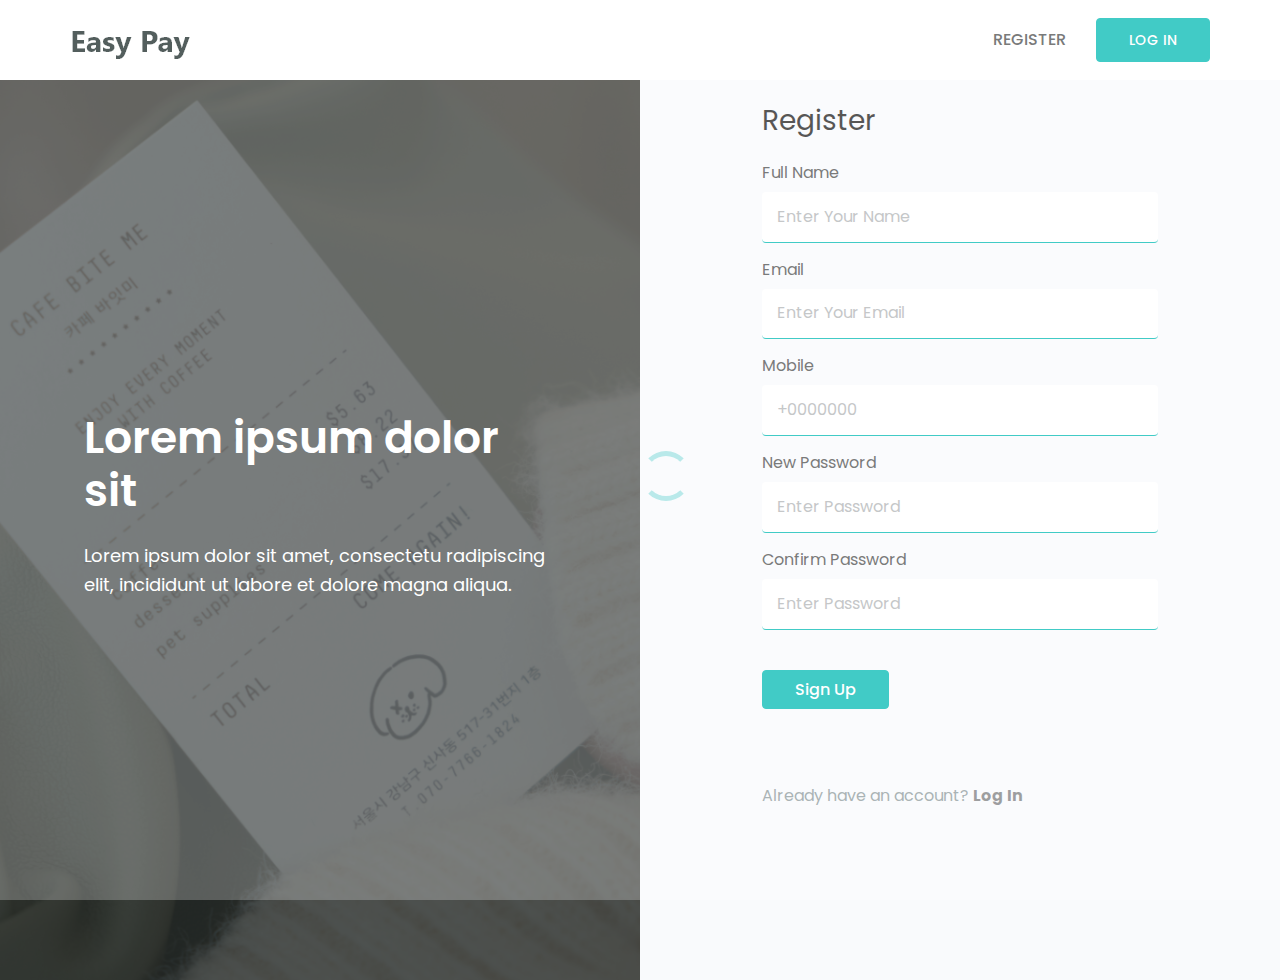
<file: signup.html>
<html lang="en">
<head>
  <meta charset="UTF-8" />
  <meta http-equiv="X-UA-Compatible" content="IE=edge">
  <meta name="viewport" content="width=device-width, initial-scale=1, minimum-scale=1.0, shrink-to-fit=no">
  <link href="images/logo.png " rel="icon" />
  <title>Easy Pay</title>
  <meta name="description" content="This professional design html template is for build a Money Transfer and online payments website.">
  <meta name="author" content="inam ul haq">

  <!-- Web Fonts
  ============================================= -->
  <link rel="preconnect" href="https://fonts.gstatic.com">
  <link href="https://fonts.googleapis.com/css2?family=Poppins:wght@400;500;600&display=swap" rel="stylesheet"><!-- Stylesheet
============================================= -->

  <link rel="stylesheet" type="text/css" href="vendor/bootstrap/css/bootstrap.min.css" />
  <link rel="stylesheet" type="text/css" href="vendor/font-awesome/css/all.min.css" />
  <link rel="stylesheet" type="text/css" href="vendor/owl.carousel/assets/owl.carousel.min.css" />
  <link rel="stylesheet" type="text/css" href="css/stylesheet.css" />
</head>
<body>


<!-- Preloader -->
<div id="preloader">
  <div data-loader="dual-ring"></div>
</div>
<!-- Preloader End -->

<!-- Document Wrapper
============================================= -->
<div id="main-wrapper">

  <!-- Header
  ============================================= -->
  <header id="header">
    <div class="container">
      <div class="header-row">
        <div class="header-column justify-content-start">
          <!-- Logo
          ============================= -->
          <div class="logo"> <a class="d-flex" href="index.html" title="Easy Pay"><img src="images/logo.png" alt="Easy Pay" /></a> </div>



        </div>
        <div class="header-column justify-content-end">

          <nav class="login-signup navbar navbar-expand">
            <ul class="navbar-nav">
              <li><a href="signup.html">Register</a> </li>
              <li class="align-items-center h-auto ml-sm-3"><a class="btn btn-primary shadow-none  " href="login.html">Log In</a></li>
            </ul>

          </nav>

        </div>
      </div>
    </div>
  </header>
  <!-- Header End -->
  <div class="container-fluid px-0 h-100">
    <div class="row no-gutters h-100">
      <div class="col-md-6">
        <!-- Get Verified! Text
        ============================================= -->
        <div class="hero-wrap d-flex align-items-center h-100">
          <div class="hero-mask opacity-8 bg-black"></div>
          <div class="hero-bg hero-bg-scroll" style="background-image:url('./images/login.png');"></div>
          <div class="hero-content mx-auto w-100 h-100 d-flex flex-column">
            <div class="row  no-gutters">

            </div>
            <div class="row my-auto">
              <div class="col-10 col-lg-9 mx-auto">
                <h1 class="text-11 text-white mb-4">Lorem ipsum dolor sit <amet></amet></h1>
                <p class="text-4 text-white line-height-4 mb-5"> Lorem ipsum dolor sit amet, consectetu radipiscing elit,
                  incididunt ut labore et dolore magna aliqua. </p>
              </div>
            </div>
          </div>
        </div>
        <!-- Get Verified! Text End -->
      </div>
      <div class="col-md-6 d-flex">
        <!-- SignUp Form
        ============================================= -->
        <div class="container my-4">
          <div class="row">
            <div class="col-11 col-lg-9 col-xl-8 mx-auto">
              <h3 class="font-weight-400 mb-4">Register</h3>
              <form id="loginForm" method="post">
                <div class="form-group">
                  <label for="fullName">Full Name</label>
                  <input type="text" class="form-control" id="fullName" required placeholder="Enter Your Name">
                </div>
                <div class="form-group">
                  <label for="emailAddress">Email </label>
                  <input type="email" class="form-control" id="emailAddress" required placeholder="Enter Your Email">
                </div>

                <div class="form-group">
                  <label for="emailAddress">Mobile </label>
                  <input type="tel" class="form-control"  required placeholder="+0000000">
                </div>
                <div class="form-group">
                  <label for="loginPassword"> New Password</label>
                  <input type="password" class="form-control" id="loginPassword" required placeholder="Enter Password">
                </div>
                <div class="form-group">
                  <label for="loginPassword"> Confirm Password</label>
                  <input type="password" class="form-control" id="" required placeholder="Enter Password">
                </div>
                <a class="btn btn-primary  my-4" href="send-money-success.html">Sign Up</a>
              </form>
              <p class="text-3  text-muted pt-4 mt-4">Already have an account? <a class="text-black-50 font-weight-bold" href="login.html">Log In</a></p>
            </div>
          </div>
        </div>
        <!-- SignUp Form End -->
      </div>
    </div>
  </div>
</div>

<!-- Back to Top
============================================= --> 
<a id="back-to-top" data-toggle="tooltip" title="Back to Top" href="javascript:void(0)"><i class="fa fa-chevron-up"></i></a> 

<!-- Script --> 
<script src="vendor/jquery/jquery.min.js"></script> 
<script src="vendor/bootstrap/js/bootstrap.bundle.min.js"></script> 
<script src="js/theme.js"></script>
</body>
</html>
</file>
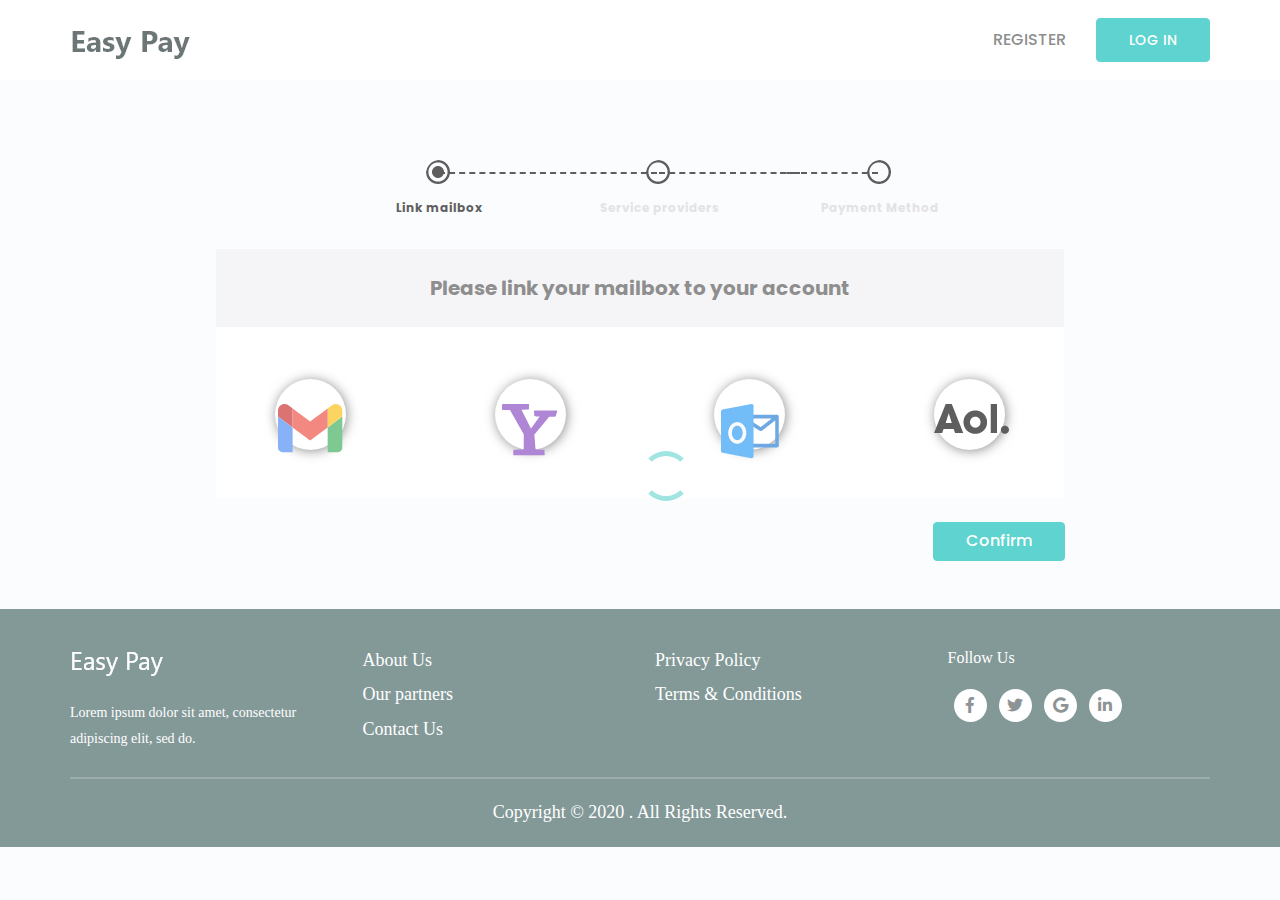
<file: wizrd.html>
<html lang="en">
<head>
  <meta charset="UTF-8" />
  <meta http-equiv="X-UA-Compatible" content="IE=edge">
  <meta name="viewport" content="width=device-width, initial-scale=1, minimum-scale=1.0, shrink-to-fit=no">
  <link href="images/logo.png " rel="icon" />
  <title>Easy Pay</title>
  <meta name="description" content="This professional design html template is for build a Money Transfer and online payments website.">
  <meta name="author" content="inam ul haq">

  <!-- Web Fonts
  ============================================= -->
  <link rel="preconnect" href="https://fonts.gstatic.com">
  <link href="https://fonts.googleapis.com/css2?family=Poppins:wght@400;500;600&display=swap" rel="stylesheet"><!-- Stylesheet
============================================= -->

  <link rel="stylesheet" type="text/css" href="vendor/bootstrap/css/bootstrap.min.css" />
  <link rel="stylesheet" type="text/css" href="vendor/font-awesome/css/all.min.css" />
  <link rel="stylesheet" type="text/css" href="css/stylesheet.css" />
  <style>

    #msform fieldset:not(:first-of-type) {
      display: none
    }


    .cardd {
      z-index: 0;
      position: relative
    }

    #progressbar {
      margin-bottom: 30px;
      overflow: hidden;
      color: lightgrey;
      display: inline-flex;
      width: 60%;
    }


    #progressbar .active {
      color: #000000
    }

    #progressbar li {
      list-style-type: none;
      font-size: 12px;
        width: 33.3%;
      float: left;
      position: relative
    }

    #progressbar #account:before {

      content: "";
      background: url("images/icon.png");
      background-repeat: no-repeat;
      width: 27px;
      height: 27px;
    }


    #progressbar #personal:before {
      content: "";
      background: url("images/circle.png");
      background-repeat: no-repeat;
      width: 27px;
      height: 27px;
    }

    #progressbar #personal.active:before {
      content: "";
      background: url("images/icon.png");
      background-repeat: no-repeat;
      width: 27px;
      height: 27px;
    }
    #progressbar #payment:before {
      content: "";
      background: url("images/circle.png");
      background-repeat: no-repeat;
      width: 27px;
      height: 27px;
    }
    #progressbar #payment.active:before {
      content: "";
      background: url("images/icon.png");
      background-repeat: no-repeat;
      width: 27px;
      height: 27px;
    }

    #progressbar #confirm:before {
      font-family: FontAwesome;
      content: "\f00c"
    }

    #progressbar li:before {
      width: 50px;
      height: 50px;
      line-height: 45px;
      display: block;
      font-size: 18px;
      color: #ffffff;
      background: lightgray;
      border-radius: 50%;
      margin: 0 auto 10px auto;
      padding: 2px
    }

    #progressbar li:after {
      content: '';
      border-top:2px dashed black;
      width: 99%;
      position: absolute;
      left: 110px;
      top: 12px;
      z-index: -1;
    }
    #progressbar  li:last-child:after {
      content: '';
      border-top:2px dashed black;
      width: 9%;
      position: absolute;
      left: 10px;
      top: 12px;
      z-index: -1;
    }
    #progressbar li:after :not(last-of-type){
      content: '';
      border-top:2px dashed black;
      width: 0%;
      position: absolute;
      left: 110px;
      top: 12px;
      z-index: -1;
    }

    #progressbar li.active strong
     {

      color: black;
    }
    #progressbar li.active strong:before,
    #progressbar li.active strong:after {
      background: skyblue;
      color: black;
    }

    .radio-group {
      position: relative;
      margin-bottom: 25px
    }

    .radio {
      display: inline-block;
      width: 204;
      height: 104;
      border-radius: 0;
      background: lightblue;
      box-shadow: 0 2px 2px 2px rgba(0, 0, 0, 0.2);
      box-sizing: border-box;
      cursor: pointer;
      margin: 8px 2px
    }

    .radio:hover {
      box-shadow: 2px 2px 2px 2px rgba(0, 0, 0, 0.3)
    }

    .radio.selected {
      box-shadow: 1px 1px 2px 2px rgba(0, 0, 0, 0.1)
    }

    .fit-image {
      width: 100%;
      object-fit: cover
    }
  </style>
</head>
<body>


<!-- Preloader -->
<div id="preloader">
  <div data-loader="dual-ring"></div>
</div>
<!-- Preloader End -->

<!-- Document Wrapper
============================================= -->
<div id="main-wrapper">

  <!-- Header
  ============================================= -->
  <header id="header">
    <div class="container">
      <div class="header-row">
        <div class="header-column justify-content-start">
          <!-- Logo
          ============================= -->
          <div class="logo"> <a class="d-flex" href="index.html" title="Easy Pay"><img src="images/logo.png" alt="Easy Pay" /></a> </div>



        </div>
        <div class="header-column justify-content-end">

          <nav class="login-signup navbar navbar-expand">
            <ul class="navbar-nav">
              <li><a href="signup.html">Register</a> </li>
              <li class="align-items-center h-auto ml-sm-3"><a class="btn btn-primary shadow-none  " href="login.html">Log In</a></li>
            </ul>

          </nav>

        </div>
      </div>
    </div>
  </header>
  <!-- Header End -->
 
  <div id="content" class="py-4">
   
    <div class="container">
      <div class="row text-center mt-0 cardd">
        <div class="col-12  text-center p-0 mt-3 mb-2">
          <div class=" px-0 pt-4 pb-0 mt-3 mb-3">
            <div class="row">
              <div class="col-md-12 mx-0">
                <form id="msform">
                  <!-- progressbar -->
                  <ul id="progressbar">
                    <li class="active" id="account"><strong>Link mailbox</strong></li>
                    <li id="personal"><strong>Service providers</strong></li>
                    <li id="payment"><strong>Payment Method</strong></li>

                  </ul>
                  <fieldset>
                    <div class="col-md-9 col-lg-9 col-xl-9 mx-auto ">
                      <p class="text-center bills">Please link your mailbox to your account
                      </p>
                      <!-- Send Money Success
                      ============================================= -->
                      <div class="bg-light  pb-5 mb-4 pt-5">
                        <div class="row profile-completeness">
                          <div class="col-sm-6 col-md-3 mb-4 mb-md-0 mt-1 mb-1">
                            <div class=" text-center mail">
                              <img src="images/14%20(5).png" alt="">
                            </div>
                          </div>
                          <div class="col-sm-6 col-md-3 mb-4 mb-md-0 mt-1 mb-1">
                            <div class=" text-center mail">
                              <img src="images/14%20(3).png" alt="">
                            </div>
                          </div>
                          <div class="col-sm-6 col-md-3 mb-4 mb-md-0 mt-1 mb-1">
                            <div class=" text-center mail">
                              <img src="images/14%20(2).png" alt="">
                            </div>
                          </div>
                          <div class="col-sm-6 col-md-3 mb-4 mb-md-0 mt-1 mb-1">
                            <div class=" text-center mail">
                              <img src="images/14%20(4).png" alt="">
                            </div>
                          </div>



                        </div>
                      </div>

                    </div>

                    <input type="button" name="next" class="next action-button btn btn-primary float-right mr-7" value="Confirm" />

                  </fieldset>
                  <fieldset>
                    <div class="col-md-9 col-lg-9 col-xl-9 mx-auto ">
                      <p class="text-center bills">Please choose service providers you want to autopay
                      </p>
                      <!-- Send Money Success
                      ============================================= -->
                      <div class="bg-light shadow-sm rounded p-4 mb-4 pt-5">
                        <div class="row profile-completeness">
                          <div class="col-sm-6 col-md-4 mb-4 mb-md-0 mt-1 mb-1">
                            <div class="border rounded p-3 text-center">
                              <img src="images/partner/partner-1.png" alt="">
                            </div>
                          </div>
                          <div class="col-sm-6 col-md-4 mb-4 mb-md-0 mt-1 mb-1">
                            <div class="border rounded p-3 text-center">
                              <img src="images/partner/partner-1.png" alt="">
                            </div>
                          </div>
                          <div class="col-sm-6 col-md-4 mb-4 mb-md-0 mt-1 mb-1">
                            <div class="border rounded p-3 text-center">
                              <img src="images/partner/partner-1.png" alt="">
                            </div>
                          </div>
                          <div class="col-sm-6 col-md-4 mb-4 mb-md-0 mt-1 mb-1">
                            <div class="border rounded p-3 text-center">
                              <img src="images/partner/partner-1.png" alt="">
                            </div>
                          </div>
                          <div class="col-sm-6 col-md-4 mb-4 mb-md-0 mt-1 mb-1">
                            <div class="border rounded p-3 text-center">
                              <img src="images/partner/partner-1.png" alt="">
                            </div>
                          </div>
                          <div class="col-sm-6 col-md-4 mb-4 mb-md-0 mt-1 mb-1">
                            <div class="border rounded p-3 text-center">
                              <img src="images/partner/partner-1.png" alt="">
                            </div>
                          </div>


                        </div>
                      </div>

                    </div>
                    <input type="button" name="next" class="next action-button btn btn-primary float-right mr-7 " value="Confirm" />

                  </fieldset>

                  <fieldset>
                    <div class="col-md-9 col-lg-9 col-xl-9 mx-auto ">
                      <p class="text-center bills">Please add your payment method to pay bills
                      </p>
                      <!-- Send Money Success
                      ============================================= -->
                      <div class="bg-light shadow-sm rounded p-50  mb-4 ">
                        <div class="row">
                          <div class="col-12">
                            <div class="text-center">
                              <img src="images/pay.png" alt="">
                            </div>
                          </div>

                        </div>

                          <div class="form-group text-left">
                            <label for="editcardHolderName">Card Holder Name</label>
                            <input type="text" class="form-control" data-bv-field="editcardHolderName" id="editcardHolderName" required  placeholder="Card Holder Name">
                          </div>

                          <div class="form-row">
                            <div class="col-lg-6">
                              <div class="form-group text-left">
                                <label for="editexpiryDate">Expiry Date</label>
                                <input id="editexpiryDate" type="text" class="form-control" data-bv-field="editexpiryDate" required value="07/24" placeholder="MM/YY">
                              </div>
                            </div>
                            <div class="col-lg-6">
                              <div class="form-group text-left">
                                <label for="editcvvNumber">CVV <span class="text-info ml-1" data-toggle="tooltip" data-original-title="For Visa/Mastercard, the three-digit CVV number is printed on the signature panel on the back of the card immediately after the card's account number. For American Express, the four-digit CVV number is printed on the front of the card above the card account number."><i class="fas fa-question-circle"></i></span></label>
                                <input id="editcvvNumber" type="password" class="form-control" data-bv-field="editcvvNumber" required value="321" placeholder="CVV (3 digits)">
                              </div>
                            </div>
                          </div>
                          <div class="form-group text-left">
                            <label for="edircardNumber">Card Number</label>
                            <div class="input-group">
                              <input type="text" class="form-control" data-bv-field="edircardNumber" id="edircardNumber" disabled value="XXXXXXXXXXXX4151" placeholder="Card Number">
                            </div>
                          </div>



                      </div>
                    </div>

<!--                    <input type="button" name="previous" class="previous action-button-previous" value="Previous" /> -->
                    <input type="button" name="next" class="next action-button btn btn-primary float-right mr-7 " value="Confirm" />
                  </fieldset>

                </form>
              </div>
            </div>
          </div>
        </div>
      </div>
    </div>
  </div>
  <footer id="footer">
    <div class="container">
      <div class="row">

        <div class="col-sm-6 col-md mb-3 mb-md-0">
          <h4 class="text-3 text-muted text-uppercase font-weight-400 mb-3"><img src="images/footer_logo.png" alt=""></h4>
          <p class="pt-2 text-2">Lorem ipsum dolor sit amet, consectetur
            adipiscing elit, sed do.</p>
        </div>
        <div class="col-sm-6 col-md mb-3 mb-md-0">
          <ul class="nav flex-column">
            <li class="nav-item"> <a class="nav-link text-white " href="#">About Us</a></li>
            <li class="nav-item"> <a class="nav-link text-white" href="#">Our partners</a></li>
            <li class="nav-item"> <a class="nav-link text-white" href="#">Contact Us
            </a></li>
          </ul>
        </div>
        <div class="col-sm-6 col-md mb-3 mb-md-0">
          <ul class="nav flex-column">
            <li class="nav-item"> <a class="nav-link text-white" href="#">Privacy Policy</a></li>
            <li class="nav-item"> <a class="nav-link text-white" href="#">Terms & Conditions</a></li>

          </ul>
        </div>
        <div class="col-sm-6 col-md mb-3 mb-md-0">
          <p class="text-3 text-white mb-3">Follow Us</p>
          <ul class="social-icons ">
            <li class="social-icons-facebook"><a data-toggle="tooltip" href="http://www.facebook.com/" target="_blank" title="Facebook"><i class="fab fa-facebook-f"></i></a></li>
            <li class="social-icons-twitter"><a data-toggle="tooltip" href="http://www.twitter.com/" target="_blank" title="Twitter"><i class="fab fa-twitter"></i></a></li>
            <li class="social-icons-google"><a data-toggle="tooltip" href="http://www.google.com/" target="_blank" title="Google"><i class="fab fa-google"></i></a></li>
            <li class="social-icons-linkedin"><a data-toggle="tooltip" href="https://www.linkedin.com/" target="_blank" title="Linkedin"><i class="fab fa-linkedin-in"></i></a></li>
          </ul>
        </div>
      </div>
      <div class="footer-copyright pt-2 pt-lg-2 mt-2">
        <div class="row">
          <div class="col-lg-12">
            <p class="text-center  mt-2 mb-lg-0">Copyright &copy; 2020 . All Rights Reserved.</p>
          </div>
        </div>
      </div>
    </div>
  </footer>
</div>

<script src="vendor/jquery/jquery.min.js"></script> 
<script src="vendor/bootstrap/js/bootstrap.bundle.min.js"></script> 
<script src="vendor/bootstrap-select/js/bootstrap-select.min.js"></script>  
<script src="js/theme.js"></script>

<script>
  $(document).ready(function(){

    var current_fs, next_fs, previous_fs; //fieldsets
    var opacity;

    $(".next").click(function(){

      current_fs = $(this).parent();
      next_fs = $(this).parent().next();

//Add Class Active
      $("#progressbar li").eq($("fieldset").index(next_fs)).addClass("active");

//show the next fieldset
      next_fs.show();
//hide the current fieldset with style
      current_fs.animate({opacity: 0}, {
        step: function(now) {
// for making fielset appear animation
          opacity = 1 - now;

          current_fs.css({
            'display': 'none',
            'position': 'relative'
          });
          next_fs.css({'opacity': opacity});
        },
        duration: 600
      });
    });

    $(".previous").click(function(){

      current_fs = $(this).parent();
      previous_fs = $(this).parent().prev();

//Remove class active
      $("#progressbar li").eq($("fieldset").index(current_fs)).removeClass("active");

//show the previous fieldset
      previous_fs.show();

//hide the current fieldset with style
      current_fs.animate({opacity: 0}, {
        step: function(now) {
// for making fielset appear animation
          opacity = 1 - now;

          current_fs.css({
            'display': 'none',
            'position': 'relative'
          });
          previous_fs.css({'opacity': opacity});
        },
        duration: 600
      });
    });

    $('.radio-group .radio').click(function(){
      $(this).parent().find('.radio').removeClass('selected');
      $(this).addClass('selected');
    });

    $(".submit").click(function(){
      return false;
    })

  });
</script>
</body>
</html>
</file>
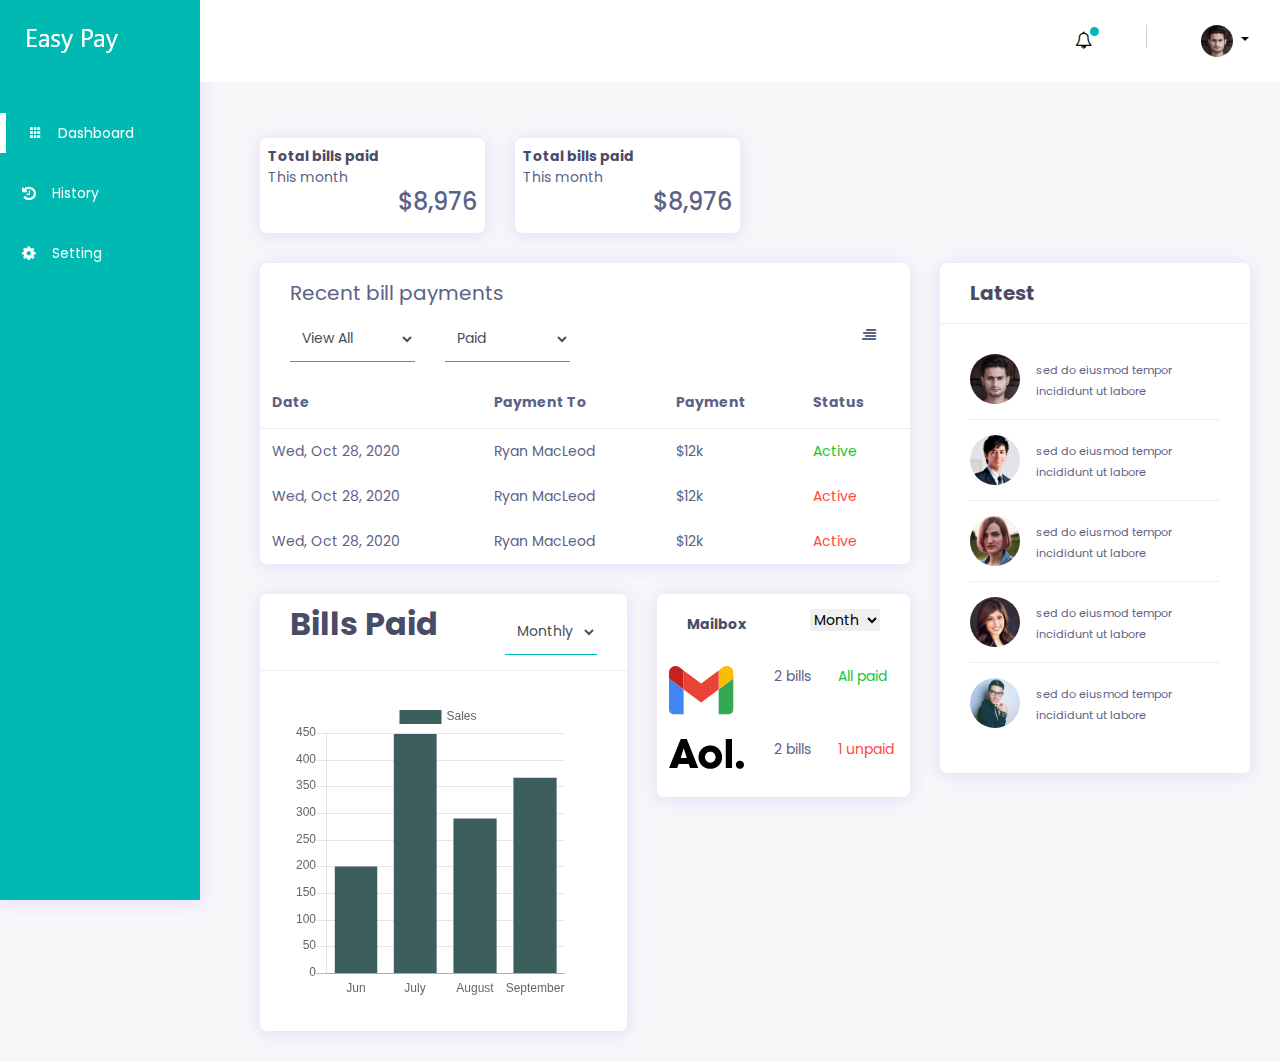
<file: backend/dashboar.html>
<!DOCTYPE html>
<html lang="en">
	<head>

		<meta charset="UTF-8">
		<meta name="viewport" content="width=device-width, initial-scale=1">
		<title>Easy Pay</title>
		<link rel="icon" href="../images/login.png" type="image/x-icon"/>
		<link rel="stylesheet" href="assets/plugins/bootstrap/css/bootstrap.min.css">
		<link rel="stylesheet" href="assets/css/icons.css">
		<link rel="stylesheet" href="assets/css/style.css">
		<link rel="stylesheet" href="assets/plugins/scroll-bar/jquery.mCustomScrollbar.css">
		<link rel="stylesheet" href="assets/plugins/toggle-menu/sidemenu.css">
		<link rel="preconnect" href="https://fonts.gstatic.com">
		<link href="https://fonts.googleapis.com/css2?family=Poppins:wght@400;500;600&display=swap" rel="stylesheet">

	</head>

	<body class="app ">

		<div id="app">
			<div class="main-wrapper" >
				<nav class="navbar navbar-expand-lg main-navbar">
					<form class="form-inline mr-auto">
						<ul class="navbar-nav">
							<li><a href="#" data-toggle="sidebar" class="nav-link nav-link-lg"><i class="fa fa-navicon"></i></a></li>
						</ul>

					</form>
					<ul class="navbar-nav navbar-right ml-auto">

						<li class="dropdown dropdown-list-toggle d-none d-lg-block"><a href="#" data-toggle="dropdown" class="nav-link  nav-link-lg"><i class="fa fa-bell-o"></i>
						</a>
							<span class="pulse bg-primary"></span>
							<div class="dropdown-menu dropdown-list dropdown-menu-right">
								<div class="dropdown-header text-center text-dark">Notifications

								</div>
								<div class="dropdown-list-content">
									<a href="#" class="dropdown-item dropdown-item-unread">
										<div class="time text-left">Today</div>
										<img alt="image" src="assets/img/avatar/avatar-1.jpeg" class="rounded-circle dropdown-item-img">
										<div class="dropdown-item-desc">
											<div class="dropdownmsg d-flex">
												<div class="">
													<b class="text-dark " style="font-size: 20px">Stewart Ball</b>

												</div>

											</div>

										</div>
										<p class="mt-2 text-left">Your template awesome</p>
									</a>
									<a href="#" class="dropdown-item dropdown-item-unread">
										<div class="time text-left">Today</div>
										<img alt="image" src="assets/img/avatar/avatar-1.jpeg" class="rounded-circle dropdown-item-img">
										<div class="dropdown-item-desc">
											<div class="dropdownmsg d-flex">
												<div class="">
													<b class="text-dark " style="font-size: 20px">Stewart Ball</b>

												</div>

											</div>

										</div>
										<p class="mt-3 text-left">Your template awesome</p>
									</a>
									<a href="#" class="dropdown-item dropdown-item-unread">
										<div class="time text-left">Today</div>
										<img alt="image" src="assets/img/avatar/avatar-1.jpeg" class="rounded-circle dropdown-item-img">
										<div class="dropdown-item-desc">
											<div class="dropdownmsg d-flex">
												<div class="">
													<b class="text-dark " style="font-size: 20px">Stewart Ball</b>

												</div>

											</div>

										</div>
										<p class="mt-3 text-left">Your template awesome</p>
									</a>

								</div>
							</div>
						</li>
						<li style="    background: lightgray;
    width: 1px;
    height: 23px;
    margin-top: 8px;
    margin-right: 39px;
    margin-left: 39px;">
							<span></span>
						</li>

						<li class="dropdown"><a href="#" data-toggle="dropdown" class="nav-link dropdown-toggle nav-link-lg">
							<img src="assets/img/avatar/avatar-6.jpg" alt="profile-user" class="rounded-circle w-32">

						</a>
							<div class="dropdown-menu dropdown-menu-right">

								<a href="profile.html" class="dropdown-item has-icon">
									 Settings
								</a>
								<a href="#" class="dropdown-item has-icon">
								 Logout
								</a>
							</div>
						</li>
					</ul>
				</nav>

				<aside class="app-sidebar">
					<div class="app-sidebar__user">
					    <div class="dropdown">
							<a class="nav-link pl-2 pr-2 leading-none d-flex" data-toggle="dropdown" href="#">
								<img alt="image" src="../images/footer_logo.png" class="  ">
							</a>
						</div>
					</div>
					<ul class="side-menu">

						<li>
							<a class="side-menu__item" href="dashboar.html"><i class="side-menu__icon mdi mdi-apps"></i><span class="side-menu__label">Dashboard</span></a>
						</li>
						<li>
							<a class="side-menu__item" href="history.html"><i class="side-menu__icon fa fa-history"></i><span class="side-menu__label">History</span></a>
						</li>
						<li>
							<a class="side-menu__item" href="setting.html"><i class="side-menu__icon fa fa-cog"></i><span class="side-menu__label">Setting</span></a>
						</li>

						
					</ul>
				</aside>

				<div class="app-content">
					<section class="section">


						<div class="section-body">

							<div class="row mt-5">
								<div class="col-lg-6 col-xl-3 col-md-6 col-12">
									<div class="card">
										<div class="card-body p-2">
											<div class="text-left">
												<span class="text-dark font-weight-bold">Total bills paid </span>
												<p class="mb-0">	This month </p>

											</div>
											<h4 class="text-right">$8,976</h4>
										</div>
									</div>
								</div>
								<div class="col-lg-6 col-xl-3 col-md-6 col-12">
									<div class="card">
										<div class="card-body p-2">
											<div class="text-left">
												<span class="text-dark font-weight-bold">Total bills paid </span>
												<p class="mb-0">	This month </p>

											</div>
											<h4 class="text-right">$8,976</h4>
										</div>
									</div>
								</div>


							</div>


							<div class="row">
								<div class="col-lg-8">
									<div class="card">
										<div class="card-header border-bottom-0">
											<h4>Recent bill payments</h4>
											<div class="form-group row mt-2 mb-0">
												<div class="col-md-3">
													<select class="form-control">
														<option>View All</option>
														<option>Pay</option>
														<option>Unpaid</option>

													</select>
												</div>
												<div class="col-md-3">
													<select class="form-control">
														<option>Paid</option>
														<option>Pay</option>
														<option>Unpaid</option>

													</select>
												</div>
												<div class="col-md-6 text-right">
													<div class="cad">
														<div class="card-body p-1">
															<i class="fa fa-align-right" title="" ></i>
														</div>
													</div>


												</div>
											</div>
										</div>

										<div class="">
											<div class="table-responsive">
												<table class="table  table-hover  mb-0 text-nowrap">
													<thead>
													<tr>
														<th>Date</th>
														<th>Payment To</th>
														<th>Payment</th>
														<th>Status</th>
													</tr>
													</thead>
													<tbody>
													<tr>

														<td>Wed, Oct 28, 2020</td>
														<td>Ryan MacLeod</td>
														<td>$12k</td>
														<td><span class=" text-success">Active</span></td>
													</tr>
													<tr>

														<td>Wed, Oct 28, 2020</td>
														<td>Ryan MacLeod</td>
														<td>$12k</td>
														<td><span class=" text-danger">Active</span></td>
													</tr>
													<tr>

														<td>Wed, Oct 28, 2020</td>
														<td>Ryan MacLeod</td>
														<td>$12k</td>
														<td><span class=" text-danger">Active</span></td>
													</tr>

													</tbody>
												</table>
											</div>
										</div>
									</div>
									<div class="row">
										<div class=" col-lg-7">
											<div class="card">
												<div class="card-header">
													<b class="text-dark font-weight-bold" style="font-size: 32px">Bills Paid</b>
													<div class=" float-right">
														<div class="">
															<select class="form-control">
																<option>Monthly</option>
																<option>Weekly</option>
																<option>day</option>

															</select>
														</div>
													</div>
												</div>
												<canvas id="Chart" class="h-300" style="display: none"></canvas>
												<div class="card-body">
													<canvas id="Chart2" class="h-300"></canvas>
												</div>
											</div>
										</div>
										<div class="col-lg-5">
											<div class="card">
												<div class="card-header border-bottom-0">
													<b class="font-weight-bold text-dark">Mailbox</b>
													<select name="" id="" class="float-right border-0">
														<option value="">Month</option>
														<option value="">Weekly</option>
													</select>
												</div>

												<div class="">
													<div class="table-responsive">
														<table class="table  ">

															<tbody>
															<tr>

																<td><img src="../images/14%20(5).png" alt=""></td>

																<td>2 bills </td>
																<td><span class=" text-success"  data-toggle="modal" data-target="#largeModal">All paid</span></td>
															</tr>
															<tr>

																<td><img src="../images/14%20(4).png" alt=""></td>
																<td>2 bills </td>
																<td><span class=" text-danger"  data-toggle="modal" data-target="#largeModal">1 unpaid</span></td>
															</tr>

															</tbody>
														</table>
													</div>
												</div>
											</div>


										</div>

									</div>

								</div>
								<div class="col-lg-4 col-sm-4 ">
									<div class="card">
										<div class="card-header">
											<h4 class="font-weight-bold text-dark">Latest</h4>
										</div>
										<div class="card-body">
											<ul class="visitor list-unstyled list-unstyled-border">
												<li class="media">
													<img class="mr-3 rounded-circle" width="50" src="assets/img/avatar/avatar-6.jpg" alt="avatar">
													<div class="media-body">
														<small>sed do eiusmod tempor incididunt ut labore</small>
													</div>
												</li>
												<li class="media">
													<img class="mr-3 rounded-circle" width="50" src="assets/img/avatar/avatar-2.jpeg" alt="avatar">
													<div class="media-body">
														<small>sed do eiusmod tempor incididunt ut labore</small>
													</div>
												</li>
												<li class="media">
													<img class="mr-3 rounded-circle" width="50" src="assets/img/avatar/avatar-3.jpeg" alt="avatar">
													<div class="media-body">

														<small>sed do eiusmod tempor incididunt ut labore</small>
													</div>
												</li>
												<li class="media">
													<img class="mr-3 rounded-circle" width="50" src="assets/img/avatar/avatar-5.jpeg" alt="avatar">
													<div class="media-body">

														<small>sed do eiusmod tempor incididunt ut labore</small>
													</div>
												</li>
												
												<li class="media border-b0 m-b0">
													<img class="mr-3 rounded-circle" width="50" src="assets/img/avatar/avatar-4.jpeg" alt="avatar">
													<div class="media-body">

														<small>sed do eiusmod tempor incididunt ut labore</small>
													</div>
												</li>
											</ul>
										</div>
									</div>
								</div>

							</div>
						</div>

					</section>
				</div>


				<div id="largeModal" class="modal fade">
					<div class="modal-dialog modal-lg" role="document">
						<div class="modal-content ">
							<div class="modal-header pd-x-20">
								<h2 class="modal-title text-dark">All Done!</h2>
								<button type="button" class="close" data-dismiss="modal" aria-label="Close">
									<span aria-hidden="true">&times;</span>
								</button>
							</div>
							<div class="modal-body pd-20">
								<h5 class=" lh-3 mg-b-20 text-dark">Now Bills</h5>
								<div class="row">
									<div class="col-sm-12 col-lg-4 col-md-4 ">
										<div class="card">
											<div class="card-body p-3 text-center">

												<div class="mt-2">
													<h1 class="text-primary">0.35</h1>
													<p>Current Ratio</p>
												</div>
											</div>
										</div>
									</div>
									<div class="col-sm-12 col-lg-4 col-md-4 ">
										<div class="card">
											<div class="card-body p-3 text-center">

												<div class="mt-2">
													<h1 class="text-primary">0.35</h1>
													<p>Current Ratio</p>
												</div>
											</div>
										</div>
									</div>

								</div>
								<h5 class=" lh-3 mg-b-20 text-dark">From you</h5>
								<div class="row">
									<div class="col-sm-12 col-lg-4 col-md-4 ">
										<div class="card">
											<div class="card-body p-3 text-center">
												<img src="../images/14%20(5).png" alt="">
											</div>
										</div>
									</div>
									

								</div>
								<h3 class=" lh-3 mg-b-20 font-weight-bold text-dark">Will AutoPly</h3>
								<p class="mb-0 text-muted">You always can change it from <a href="setting.html" class="text-black-50">Setting</a></p>
							</div><!-- modal-body -->
							<div class="modal-footer">
<!--								<button type="button" class="btn btn-success" data-dismiss="modal">Close</button>-->
							</div>
						</div>
					</div><!-- modal-dialog -->
				</div><!-- modal -->
			</div>
		</div>

		<script src="assets/js/jquery.min.js"></script>

		<!--popper js-->
		<script src="assets/js/popper.js"></script>

		<!--Tooltip js-->
		<script src="assets/js/tooltip.js"></script>

		<!--Bootstrap.min js-->
		<script src="assets/plugins/bootstrap/js/bootstrap.min.js"></script>

		<!--Jquery.nicescroll.min js-->
		<script src="assets/plugins/nicescroll/jquery.nicescroll.min.js"></script>

		<!--Scroll-up-bar.min js-->
		<script src="assets/plugins/scroll-up-bar/dist/scroll-up-bar.min.js"></script>

		<!--Sidemenu js-->
		<script src="assets/plugins/toggle-menu/sidemenu.js"></script>

		<!--Othercharts js-->
		<script src="assets/plugins/othercharts/jquery.knob.js"></script>
		<script src="assets/plugins/othercharts/jquery.sparkline.min.js"></script>

		<!--mCustomScrollbar js-->
		<script src="assets/plugins/scroll-bar/jquery.mCustomScrollbar.concat.min.js"></script>

		<!--Chart js-->
		<script src="assets/js/chart.min.js"></script>

		<!--Scripts js-->
		<script src="assets/js/scripts.js"></script>

		<!--Chartjs js-->
		<script src="assets/js/chartjs.js"></script>

	</body>
</html>
</file>
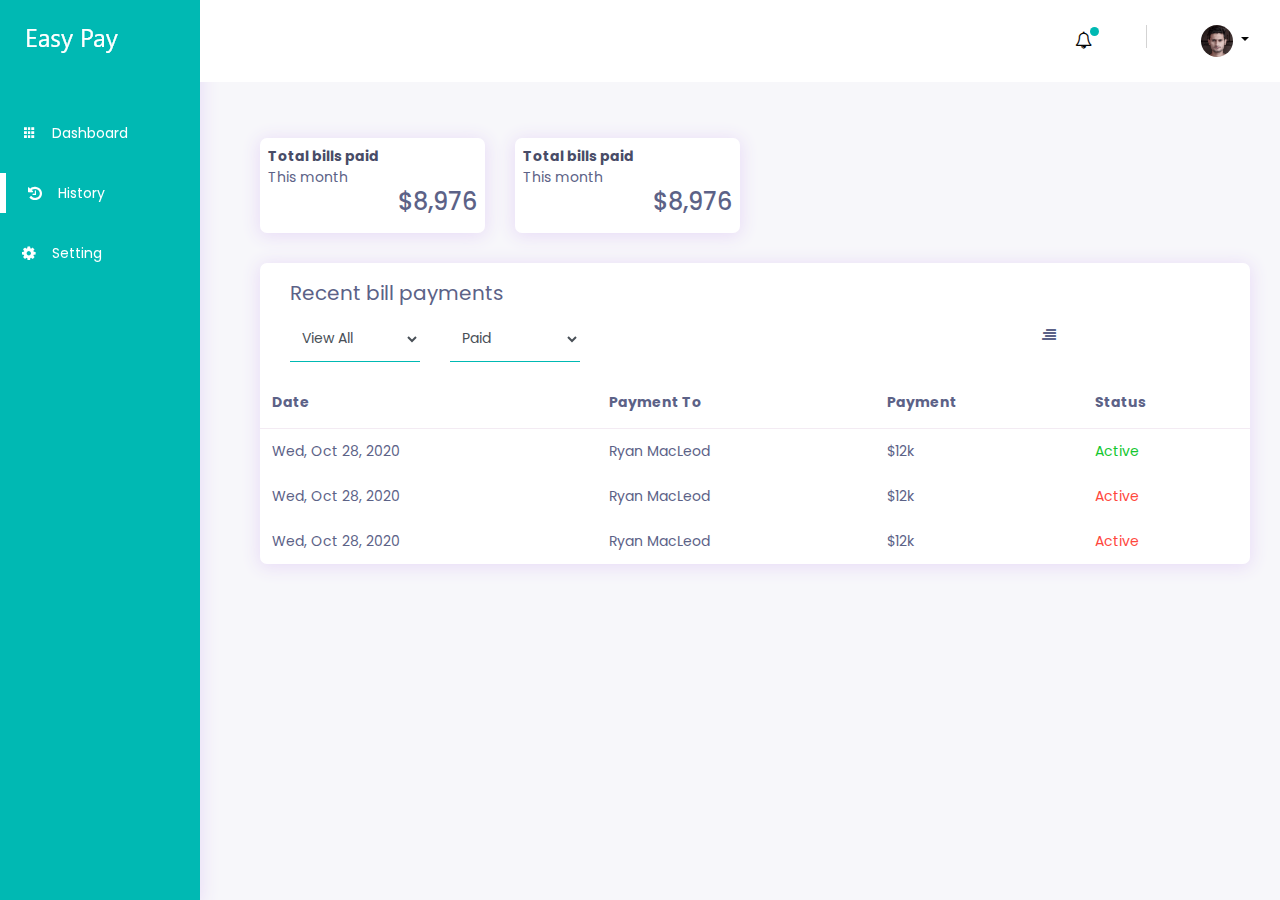
<file: backend/history.html>
<!DOCTYPE html>
<html lang="en">
	<head>

		<meta charset="UTF-8">
		<meta name="viewport" content="width=device-width, initial-scale=1">
		<title>Easy Pay</title>
		<link rel="icon" href="../images/login.png" type="image/x-icon"/>
		<link rel="stylesheet" href="assets/plugins/bootstrap/css/bootstrap.min.css">
		<link rel="stylesheet" href="assets/css/icons.css">
		<link rel="stylesheet" href="assets/css/style.css">
		<link rel="stylesheet" href="assets/plugins/scroll-bar/jquery.mCustomScrollbar.css">
		<link rel="stylesheet" href="assets/plugins/toggle-menu/sidemenu.css">
		<link rel="preconnect" href="https://fonts.gstatic.com">
		<link href="https://fonts.googleapis.com/css2?family=Poppins:wght@400;500;600&display=swap" rel="stylesheet">

	</head>

	<body class="app ">
		<div id="app">
			<div class="main-wrapper" >
				<nav class="navbar navbar-expand-lg main-navbar">
					<form class="form-inline mr-auto">
						<ul class="navbar-nav">
							<li><a href="#" data-toggle="sidebar" class="nav-link nav-link-lg"><i class="fa fa-navicon"></i></a></li>
						</ul>

					</form>
					<ul class="navbar-nav navbar-right ml-auto">

						<li class="dropdown dropdown-list-toggle d-none d-lg-block"><a href="#" data-toggle="dropdown" class="nav-link  nav-link-lg"><i class="fa fa-bell-o"></i>
						</a>
							<span class="pulse bg-primary"></span>
							<div class="dropdown-menu dropdown-list dropdown-menu-right">
								<div class="dropdown-header text-center text-dark">Notifications

								</div>
								<div class="dropdown-list-content">
									<a href="#" class="dropdown-item dropdown-item-unread">
										<div class="time text-left">Today</div>
										<img alt="image" src="assets/img/avatar/avatar-1.jpeg" class="rounded-circle dropdown-item-img">
										<div class="dropdown-item-desc">
											<div class="dropdownmsg d-flex">
												<div class="">
													<b class="text-dark " style="font-size: 20px">Stewart Ball</b>

												</div>

											</div>

										</div>
										<p class="mt-2 text-left">Your template awesome</p>
									</a>
									<a href="#" class="dropdown-item dropdown-item-unread">
										<div class="time text-left">Today</div>
										<img alt="image" src="assets/img/avatar/avatar-1.jpeg" class="rounded-circle dropdown-item-img">
										<div class="dropdown-item-desc">
											<div class="dropdownmsg d-flex">
												<div class="">
													<b class="text-dark " style="font-size: 20px">Stewart Ball</b>

												</div>

											</div>

										</div>
										<p class="mt-3 text-left">Your template awesome</p>
									</a>
									<a href="#" class="dropdown-item dropdown-item-unread">
										<div class="time text-left">Today</div>
										<img alt="image" src="assets/img/avatar/avatar-1.jpeg" class="rounded-circle dropdown-item-img">
										<div class="dropdown-item-desc">
											<div class="dropdownmsg d-flex">
												<div class="">
													<b class="text-dark " style="font-size: 20px">Stewart Ball</b>

												</div>

											</div>

										</div>
										<p class="mt-3 text-left">Your template awesome</p>
									</a>

								</div>
							</div>
						</li>
						<li style="    background: lightgray;
    width: 1px;
    height: 23px;
    margin-top: 8px;
    margin-right: 39px;
    margin-left: 39px;">
							<span></span>
						</li>

						<li class="dropdown"><a href="#" data-toggle="dropdown" class="nav-link dropdown-toggle nav-link-lg">
							<img src="assets/img/avatar/avatar-6.jpg" alt="profile-user" class="rounded-circle w-32">

						</a>
							<div class="dropdown-menu dropdown-menu-right">

								<a href="profile.html" class="dropdown-item has-icon">
									 Settings
								</a>
								<a href="#" class="dropdown-item has-icon">
								 Logout
								</a>
							</div>
						</li>
					</ul>
				</nav>

				<aside class="app-sidebar">
					<div class="app-sidebar__user">
					    <div class="dropdown">
							<a class="nav-link pl-2 pr-2 leading-none d-flex" data-toggle="dropdown" href="#">
								<img alt="image" src="../images/footer_logo.png" class="  ">
							</a>
						</div>
					</div>
					<ul class="side-menu">

						<li>
							<a class="side-menu__item" href="dashboar.html"><i class="side-menu__icon mdi mdi-apps"></i><span class="side-menu__label">Dashboard</span></a>
						</li>
						<li>
							<a class="side-menu__item" href="history.html"><i class="side-menu__icon fa fa-history"></i><span class="side-menu__label">History</span></a>
						</li>
						<li>
							<a class="side-menu__item" href="setting.html"><i class="side-menu__icon fa fa-cog"></i><span class="side-menu__label">Setting</span></a>
						</li>

						
					</ul>
				</aside>

				<div class="app-content">
					<section class="section">


						<div class="section-body">

							<div class="row mt-5">
								<div class="col-lg-6 col-xl-3 col-md-6 col-12">
									<div class="card">
										<div class="card-body p-2">
											<div class="text-left">
												<span class="text-dark font-weight-bold">Total bills paid </span>
												<p class="mb-0">	This month </p>

											</div>
											<h4 class="text-right">$8,976</h4>
										</div>
									</div>
								</div>
								<div class="col-lg-6 col-xl-3 col-md-6 col-12">
									<div class="card">
										<div class="card-body p-2">
											<div class="text-left">
												<span class="text-dark font-weight-bold">Total bills paid </span>
												<p class="mb-0">	This month </p>

											</div>
											<h4 class="text-right">$8,976</h4>
										</div>
									</div>
								</div>


							</div>


							<div class="row">
								<div class="col-lg-12">
									<div class="card">
										<div class="card-header border-bottom-0">
											<h4>Recent bill payments</h4>
											<div class="form-group row mt-2 mb-0">
												<div class="col-md-2">
													<select class="form-control">
														<option>View All</option>
														<option>Pay</option>
														<option>Unpaid</option>

													</select>
												</div>
												<div class="col-md-2">
													<select class="form-control">
														<option>Paid</option>
														<option>Pay</option>
														<option>Unpaid</option>

													</select>
												</div>
												<div class="col-md-6 text-right">
													<div class="cad">
														<div class="card-body p-1">
															<i class="fa fa-align-right" title="" ></i>
														</div>
													</div>


												</div>
											</div>
										</div>

										<div class="">
											<div class="table-responsive">
												<table class="table  table-hover  mb-0 text-nowrap">
													<thead>
													<tr>
														<th>Date</th>
														<th>Payment To</th>
														<th>Payment</th>
														<th>Status</th>
													</tr>
													</thead>
													<tbody>
													<tr>

														<td>Wed, Oct 28, 2020</td>
														<td>Ryan MacLeod</td>
														<td>$12k</td>
														<td><span class=" text-success">Active</span></td>
													</tr>
													<tr>

														<td>Wed, Oct 28, 2020</td>
														<td>Ryan MacLeod</td>
														<td>$12k</td>
														<td><span class=" text-danger">Active</span></td>
													</tr>
													<tr>

														<td>Wed, Oct 28, 2020</td>
														<td>Ryan MacLeod</td>
														<td>$12k</td>
														<td><span class=" text-danger">Active</span></td>
													</tr>

													</tbody>
												</table>
											</div>
										</div>
									</div>
								</div>


							</div>
						</div>

					</section>
				</div>



			</div>
		</div>

		<!--Jquery.min js-->
		<script src="assets/js/jquery.min.js"></script>

		<!--popper js-->
		<script src="assets/js/popper.js"></script>

		<!--Tooltip js-->
		<script src="assets/js/tooltip.js"></script>

		<!--Bootstrap.min js-->
		<script src="assets/plugins/bootstrap/js/bootstrap.min.js"></script>

		<!--Jquery.nicescroll.min js-->
		<script src="assets/plugins/nicescroll/jquery.nicescroll.min.js"></script>

		<!--Scroll-up-bar.min js-->
		<script src="assets/plugins/scroll-up-bar/dist/scroll-up-bar.min.js"></script>

		<!--Sidemenu js-->
		<script src="assets/plugins/toggle-menu/sidemenu.js"></script>

		<!--mCustomScrollbar js-->
		<script src="assets/plugins/scroll-bar/jquery.mCustomScrollbar.concat.min.js"></script>

		<!--Jquery.knob js-->
		<script src="assets/plugins/othercharts/jquery.knob.js"></script>

		<!--Jquery.sparkline.min js-->
		<script src="assets/js/othercharts.js"></script>

		<!--Othercharts js-->
		<script src="assets/plugins/othercharts/jquery.knob.js"></script>
		<script src="assets/plugins/othercharts/jquery.sparkline.min.js"></script>

		<!--Scripts js-->
		<script src="assets/js/scripts.js"></script>
		<script src="assets/js/dataclick.js"></script>
		<script src="assets/js/apexcharts.js"></script>

	</body>
</html>
</file>
<file: css/stylesheet.css>
/*-----------------------------------------------------------------------------------

	
=================================================
  Table of Contents
=================================================

	- Basic
	- Helpers Classes
	- Layouts
	- Header
		- Logo
		- Primary Menu
		- Secondary Nav
		- Page Header
	- Profile
		- Dashboard
		- Cards & Bank Account Page
	- Elements
		- Featured Box
		- Team
		- Accordion & Toggle
		- Tabs
		- Easy Responsive Tab Accordion
		- Custom Background
		- Owl Carousel
		- Brands Grid
		- Banner
		- Simple ul
	- Footer
		- Social Icons
		- Back to Top
	- Extra

-------------------------------------------------------------------*/
/* =================================== */
/*  Basic Style 
/* =================================== */
body, html {
  height: 100%;
}

body {
  background: #f9fafc;
  color: #4c4d4d;
  font-family: "Poppins", sans-serif;
  font-size: 16px;
  line-height: 22px;
}


form {
  padding: 0;
  margin: 0;
  display: inline;
}

img {
  vertical-align: inherit;
}

a, a:focus {
  color: #00b9b3;
  -webkit-transition: all 0.2s ease;
  transition: all 0.2s ease;
}

a:hover, a:active {
  color: #00b9b3;
  text-decoration: none;
  -webkit-transition: all 0.2s ease;
  transition: all 0.2s ease;
}

a:focus, a:active,
.btn.active.focus,
.btn.active:focus,
.btn.focus,
.btn:active.focus,
.btn:active:focus,
.btn:focus,
button:focus,
button:active {
  outline: none;
}

p {
  line-height: 1.9;
}

blockquote {
  border-left: 5px solid #eee;
  padding: 10px 20px;
}

iframe {
  border: 0 !important;
}

h1, h2, h3, h4, h5, h6 {
  color: #1e1d1c;
  font-family: "Poppins", sans-serif;
  font-weight:600;
}

.lead {
  font-size: 1.3em;
  line-height: 1.8;
}

/*-------- Preloader --------*/
#preloader {
  position: fixed;
  z-index: 999999999 !important;
  background-color: #fff;
  top: 0;
  left: 0;
  right: 0;
  bottom: 0;
  width: 100%;
  height: 100%;
}
#preloader [data-loader="dual-ring"] {
  position: absolute;
  top: 50%;
  left: 50%;
  width: 50px;
  height: 50px;
  margin-left: -25px;
  margin-top: -25px;
  display: inline-block;
  content: " ";
  display: block;
  margin: 1px;
  border-radius: 50%;
  border: 5px solid #00b9b3;
  border-color: #00b9b3 transparent #00b9b3 transparent;
  animation: dual-ring 1.2s linear infinite;
}

@keyframes dual-ring {
  0% {
    transform: rotate(0deg);
  }
  100% {
    transform: rotate(360deg);
  }
}
/* =================================== */
/*  Helpers Classes
/* =================================== */
/* Box Shadow */
.shadow-md {
  -webkit-box-shadow: 0px 0px 50px -35px rgba(0, 0, 0, 0.4);
  box-shadow: 0px 0px 50px -35px rgba(0, 0, 0, 0.4);
}

/* Border Radius */
.rounded-top-0 {
  border-top-left-radius: 0px !important;
  border-top-right-radius: 0px !important;
}

.rounded-bottom-0 {
  border-bottom-left-radius: 0px !important;
  border-bottom-right-radius: 0px !important;
}

.rounded-left-0 {
  border-top-left-radius: 0px !important;
  border-bottom-left-radius: 0px !important;
}

.rounded-right-0 {
  border-top-right-radius: 0px !important;
  border-bottom-right-radius: 0px !important;
}

/* Text Size */
.text-0 {
  font-size: 11px !important;
  font-size: 0.6875rem !important;
}

.text-1 {
  font-size: 12px !important;
  font-size: 0.75rem !important;
}

.text-2 {
  font-size: 14px !important;
  font-size: 0.875rem !important;
}

.text-3 {
  font-size: 16px !important;
  font-size: 1rem !important;
}

.text-4 {
  font-size: 18px !important;
  font-size: 1.125rem !important;
}

.text-5 {
  font-size: 21px !important;
  font-size: 1.3125rem !important;
}

.text-6 {
  font-size: 24px !important;
  font-size: 1.50rem !important;
}

.text-7 {
  font-size: 28px !important;
  font-size: 1.75rem !important;
}

.text-8 {
  font-size: 32px !important;
  font-size: 2rem !important;
}

.text-9 {
  font-size: 36px !important;
  font-size: 2.25rem !important;
}

.text-10 {
  font-size: 40px !important;
  font-size: 2.50rem !important;
}

.text-11 {
  font-size: 44px !important;
  font-size: 2.75rem !important;
}

.text-12 {
  font-size: 48px !important;
  font-size: 3rem !important;
}

.text-13 {
  font-size: 52px !important;
  font-size: 3.25rem !important;
}

.text-14 {
  font-size: 56px !important;
  font-size: 3.50rem !important;
}

.text-15 {
  font-size: 60px !important;
  font-size: 3.75rem !important;
}

.text-16 {
  font-size: 64px !important;
  font-size: 4rem !important;
}

.text-17 {
  font-size: 72px !important;
  font-size: 4.5rem !important;
}

.text-18 {
  font-size: 80px !important;
  font-size: 5rem !important;
}

.text-19 {
  font-size: 84px !important;
  font-size: 5.25rem !important;
}

.text-20 {
  font-size: 92px !important;
  font-size: 5.75rem !important;
}

/* Line height */
.line-height-07 {
  line-height: 0.7 !important;
}

.line-height-1 {
  line-height: 1 !important;
}

.line-height-2 {
  line-height: 1.2 !important;
}

.line-height-3 {
  line-height: 1.4 !important;
}

.line-height-4 {
  line-height: 1.6 !important;
}

.line-height-5 {
  line-height: 1.8 !important;
}

/* Font Weight */
.font-weight-100 {
  font-weight: 100 !important;
}

.font-weight-200 {
  font-weight: 200 !important;
}

.font-weight-300 {
  font-weight: 300 !important;
}

.font-weight-400 {
  font-weight: 400 !important;
}

.font-weight-500 {
  font-weight: 500 !important;
}

.font-weight-600 {
  font-weight: 600 !important;
}

.font-weight-700 {
  font-weight: 700 !important;
}

.font-weight-800 {
  font-weight: 800 !important;
}

.font-weight-900 {
  font-weight: 900 !important;
}

/* Opacity */
.opacity-0 {
  opacity: 0;
}

.opacity-1 {
  opacity: 0.1;
}

.opacity-2 {
  opacity: 0.2;
}

.opacity-3 {
  opacity: 0.3;
}

.opacity-4 {
  opacity: 0.4;
}

.opacity-5 {
  opacity: 0.5;
}

.opacity-6 {
  opacity: 0.6;
}

.opacity-7 {
  opacity: 0.7;
}

.opacity-8 {
  opacity: 0.8;
}

.opacity-9 {
  opacity: 0.9;
}

.opacity-10 {
  opacity: 1;
}

/* Background light */
.bg-light {
  background-color: #FFF !important;
}
.bg-gray{
  background: #f9fafc;
}
.bg-careem{
  background: #F5FFFF;
}

.bg-light-1 {
  background-color: #f9f9fb !important;
}

.bg-light-2 {
  background-color: #f8f8fa !important;
}

.bg-light-3 {
  background-color: #f5f5f5 !important;
}

.bg-light-4 {
  background-color: #eff0f2 !important;
}

.bg-light-5 {
  background-color: #ececec !important;
}

/* Background Dark */
.bg-dark {
  background-color: #111418 !important;
}

.bg-dark-1 {
  background-color: #191f24 !important;
}

.bg-dark-2 {
  background-color: #232a31 !important;
}

.bg-dark-3 {
  background-color: #2b343c !important;
}

.bg-dark-4 {
  background-color: #38434f !important;
}

.bg-dark-5 {
  background-color: #435161 !important;
}

hr {
  border-top: 1px solid rgba(16, 85, 96, 0.1);
}
.bills{
  margin-bottom: 0px;
  background: #eff0f2;
  padding: 20px;
  font-size: 20px;
  /* font-size: 500px; */
  font-weight: 700;
}
.p-50{
  padding: 98px;
}
/* =================================== */
/*  Layouts
/* =================================== */
#main-wrapper {
  background: #f9fafc;
}
#main-wrapper.boxed {
  max-width: 1200px;
  margin: 0 auto;
  -webkit-box-shadow: 0px 0px 10px rgba(0, 0, 0, 0.1);
  box-shadow: 0px 0px 10px rgba(0, 0, 0, 0.1);
}

.section {
  position: relative;
  padding: 3.5rem 0;
}

@media only screen and (max-width: 768px) {
  .section {
    padding: 3.5rem 0;
  }
}
@media only screen and (min-width: 1200px) {
  .container {
    max-width: 1170px !important;
  }
}
/* =================================== */
/*  Header
/* =================================== */
#header {
  background: #fff;
  /*border-bottom: 1px solid #efefef;*/
height: 80px;
}
#header .navbar {
  padding: 0px;
}
#header.bg-transparent {
  position: absolute;
  z-index: 999;
  top: 0;
  left: 0;
  width: 100%;
  box-shadow: none;
  border-bottom: 1px solid rgba(250, 250, 250, 0.3);
}
#header .logo {
  position: relative;
  float: left;
  margin-right: 15px;
  -webkit-box-align: center;
  -ms-flex-align: center;
  align-items: center;
  display: -webkit-box;
  display: -ms-flexbox;
  display: flex;
  -ms-flex-item-align: stretch;
  align-self: stretch;
}
#header .header-row {
  position: relative;
  display: -webkit-box;
  display: -ms-flexbox;
  max-height: 100%;
  display: flex;
  -webkit-box-flex: 1;
  -ms-flex-positive: 1;
  flex-grow: 1;
  -ms-flex-preferred-size: 100%;
  flex-basis: 100%;
  -webkit-box-align: center;
  -ms-flex-align: center;
  align-items: center;
  -ms-flex-item-align: stretch;
  align-self: stretch;
}
#header .header-column {
  display: -webkit-box;
  display: -ms-flexbox;
  display: flex;
  -ms-flex-item-align: stretch;
  align-self: stretch;
  -webkit-box-align: center;
  -ms-flex-align: center;
  align-items: center;
  -webkit-box-flex: 1;
  -ms-flex-positive: 1;
  flex-grow: 1;
}
#header .header-column .header-row {
  -webkit-box-pack: inherit;
  -ms-flex-pack: inherit;
  justify-content: inherit;
}

.navbar-light .navbar-nav .active > .nav-link {
  color: #0c2f55;
}
.navbar-light .navbar-nav .nav-link.active, .navbar-light .navbar-nav .nav-link.show {
  color: #0c2f55;
}
.navbar-light .navbar-nav .show > .nav-link {
  color: #0c2f55;
}

.primary-menu, .login-signup {
  display: -webkit-box !important;
  display: -ms-flexbox !important;
  display: flex !important;
  height: auto !important;
  -webkit-box-ordinal-group: 0;
  -ms-flex-item-align: stretch;
  align-self: stretch;
}
.primary-menu.navbar, .login-signup.navbar {
  position: inherit;
}
.primary-menu ul.navbar-nav > li, .login-signup ul.navbar-nav > li {
  display: -webkit-box;
  display: -ms-flexbox;
  display: flex;
  height: 100%;
}
.primary-menu ul.navbar-nav > li a, .login-signup ul.navbar-nav > li a {
  display: -webkit-box;
  display: -ms-flexbox;
  display: flex;
  -webkit-box-align: center;
  -ms-flex-align: center;
  align-items: center;
}
.primary-menu ul.navbar-nav > li > a:not(.btn), .login-signup ul.navbar-nav > li > a:not(.btn) {
  height: 80px;
  padding-left: 0.85em;
  padding-right: 0.85em;
  color: #4c4d4d;
  -webkit-transition: all 0.2s ease;
  transition: all 0.2s ease;
  position: relative;
  text-transform: uppercase;
  font-weight: 500;
}
.primary-menu ul.navbar-nav > li:hover > a:not(.btn), .primary-menu ul.navbar-nav > li.active > a:not(.btn), .login-signup ul.navbar-nav > li:hover > a:not(.btn), .login-signup ul.navbar-nav > li.active > a:not(.btn) {
  color: #00b9b3;
  -webkit-transition: all 0.2s ease;
  transition: all 0.2s ease;
}
.primary-menu ul.navbar-nav > li.dropdown .dropdown-menu li > a:not(.btn), .login-signup ul.navbar-nav > li.dropdown .dropdown-menu li > a:not(.btn) {
  padding: 8px 0px;
  background-color: transparent;
  color: #777;
  -webkit-transition: all 0.2s ease;
  transition: all 0.2s ease;
}
.primary-menu ul.navbar-nav > li.dropdown .dropdown-menu li:hover > a:not(.btn), .login-signup ul.navbar-nav > li.dropdown .dropdown-menu li:hover > a:not(.btn) {
  color: #00b9b3;
  -webkit-transition: all 0.2s ease;
  transition: all 0.2s ease;
}
.primary-menu ul.navbar-nav > li.dropdown:hover > a:after, .login-signup ul.navbar-nav > li.dropdown:hover > a:after {
  clear: both;
  content: ' ';
  display: block;
  width: 0;
  height: 0;
  border-style: solid;
  border-color: transparent transparent #fff transparent;
  position: absolute;
  border-width: 0px 7px 6px 7px;
  bottom: 0px;
  left: 50%;
  margin: 0 0 0 -5px;
  z-index: 1022;
}
.primary-menu ul.navbar-nav > li.dropdown .dropdown-menu, .login-signup ul.navbar-nav > li.dropdown .dropdown-menu {
  -webkit-box-shadow: 0px 0px 12px rgba(0, 0, 0, 0.176);
  box-shadow: 0px 0px 12px rgba(0, 0, 0, 0.176);
  border: 0px none;
  padding: 10px 15px;
  min-width: 230px;
  margin: 0;
  font-size: 14px;
  font-size: 0.875rem;
  z-index: 1021;
}
.primary-menu .dropdown-menu-right, .login-signup .dropdown-menu-right {
  left: auto !important;
  right: 100% !important;
}
.primary-menu ul.navbar-nav > li.dropdown-mega, .login-signup ul.navbar-nav > li.dropdown-mega {
  position: static;
}
.primary-menu ul.navbar-nav > li.dropdown-mega > .dropdown-menu, .login-signup ul.navbar-nav > li.dropdown-mega > .dropdown-menu {
  width: 100%;
  padding: 20px 20px;
  margin-left: 0px !important;
}
.primary-menu ul.navbar-nav > li.dropdown-mega .dropdown-mega-content > .row > div, .login-signup ul.navbar-nav > li.dropdown-mega .dropdown-mega-content > .row > div {
  padding: 5px 5px 5px 20px;
  border-right: 1px solid #eee;
}
.primary-menu ul.navbar-nav > li.dropdown-mega .dropdown-mega-content > .row > div:last-child, .login-signup ul.navbar-nav > li.dropdown-mega .dropdown-mega-content > .row > div:last-child {
  border-right: 0;
}
.primary-menu ul.navbar-nav > li.dropdown-mega .sub-title, .login-signup ul.navbar-nav > li.dropdown-mega .sub-title {
  display: block;
  font-size: 16px;
  margin-top: 1rem;
  padding-bottom: 5px;
}
.primary-menu ul.navbar-nav > li.dropdown-mega .dropdown-mega-submenu, .login-signup ul.navbar-nav > li.dropdown-mega .dropdown-mega-submenu {
  list-style-type: none;
  padding-left: 0px;
}
.primary-menu ul.navbar-nav > li a.btn, .login-signup ul.navbar-nav > li a.btn {
  font-size: 14px;
  padding: 0.65rem 2rem;
  text-transform: uppercase;
}
.primary-menu ul.navbar-nav > li.dropdown .dropdown-menu .dropdown-menu, .login-signup ul.navbar-nav > li.dropdown .dropdown-menu .dropdown-menu {
  left: 100%;
  margin-top: -40px;
}
.primary-menu ul.navbar-nav > li.dropdown .dropdown-menu .dropdown-toggle:after, .login-signup ul.navbar-nav > li.dropdown .dropdown-menu .dropdown-toggle:after {
  border-top: .4em solid transparent;
  border-right: 0;
  border-bottom: 0.4em solid transparent;
  border-left: 0.4em solid;
}
.primary-menu ul.navbar-nav > li.dropdown .dropdown-toggle .arrow, .login-signup ul.navbar-nav > li.dropdown .dropdown-toggle .arrow {
  position: absolute;
  min-width: 30px;
  height: 100%;
  right: 0px;
  top: 0;
  -webkit-transition: all 0.2s ease;
  transition: all 0.2s ease;
}
.primary-menu ul.navbar-nav > li.dropdown .dropdown-toggle .arrow:after, .login-signup ul.navbar-nav > li.dropdown .dropdown-toggle .arrow:after {
  content: " ";
  position: absolute;
  top: 50%;
  left: 50%;
  border-color: #000;
  border-top: 1px solid;
  border-right: 1px solid;
  width: 6px;
  height: 6px;
  -webkit-transform: translate(-50%, -50%) rotate(45deg);
  transform: translate(-50%, -50%) rotate(45deg);
}
.primary-menu .dropdown-toggle:after, .login-signup .dropdown-toggle:after {
  content: none;
}

.dropdown-menu {
  -webkit-box-shadow: 0px 0px 12px rgba(0, 0, 0, 0.176);
  box-shadow: 0px 0px 12px rgba(0, 0, 0, 0.176);
  border: 0px none;
  font-size: 14px;
  font-size: 0.875rem;
}

.header-text-light .navbar-toggler span {
  background: #fff;
}

.header-text-light .login-signup ul.navbar-nav > li > a:not(.btn) {
  color: rgba(250, 250, 250, 0.85);
}
.header-text-light .login-signup ul.navbar-nav > li:hover > a:not(.btn), .header-text-light .login-signup ul.navbar-nav > li.active > a:not(.btn) {
  color: #fff;
}

@media (min-width: 992px) {
  .header-text-light .primary-menu ul.navbar-nav > li > a:not(.btn) {
    color: rgba(250, 250, 250, 0.85);
  }
  .header-text-light .primary-menu ul.navbar-nav > li:hover > a:not(.btn), .header-text-light .primary-menu ul.navbar-nav > li.active > a:not(.btn) {
    color: #fff;
  }
}
.primary-menu.navbar-dropdown-dark ul.navbar-nav > li.dropdown .dropdown-menu {
  background-color: #252A2C;
  color: #fff;
}
.primary-menu.navbar-dropdown-dark ul.navbar-nav > li.dropdown .dropdown-menu .dropdown-menu {
  background-color: #272c2e;
}
.primary-menu.navbar-dropdown-dark ul.navbar-nav > li.dropdown:hover > a:after {
  border-color: transparent transparent #252A2C transparent;
}
.primary-menu.navbar-dropdown-dark ul.navbar-nav > li.dropdown .dropdown-menu li > a:not(.btn) {
  color: #a3a2a2;
}
.primary-menu.navbar-dropdown-dark ul.navbar-nav > li.dropdown .dropdown-menu li:hover > a:not(.btn) {
  color: #fff;
}
.primary-menu.navbar-dropdown-dark ul.navbar-nav > li.dropdown-mega .dropdown-mega-content > .row > div {
  border-color: #3a3a3a;
}
.primary-menu.navbar-dropdown-primary ul.navbar-nav > li.dropdown .dropdown-menu {
  background-color: #00b9b3;
  color: #fff;
}
.primary-menu.navbar-dropdown-primary ul.navbar-nav > li.dropdown .dropdown-menu .dropdown-menu {
  background-color: #00b9b3;
}
.primary-menu.navbar-dropdown-primary ul.navbar-nav > li.dropdown:hover > a:after {
  border-color: transparent transparent #00b9b3 transparent;
}
.primary-menu.navbar-dropdown-primary ul.navbar-nav > li.dropdown .dropdown-menu li > a:not(.btn) {
  color: rgba(250, 250, 250, 0.95);
}
.primary-menu.navbar-dropdown-primary ul.navbar-nav > li.dropdown .dropdown-menu li:hover > a:not(.btn) {
  color: #fff;
}
.primary-menu.navbar-dropdown-primary ul.navbar-nav > li.dropdown-mega .dropdown-mega-content > .row > div {
  border-color: rgba(250, 250, 250, 0.2);
}

@media (max-width: 991px) {
  #header .navbar-dropdown-dark.primary-menu:before, .primary-menu.navbar-dropdown-dark ul.navbar-nav > li.dropdown .dropdown-menu .dropdown-menu {
    background-color: #252A2C;
  }

  #header .navbar-dropdown-primary.primary-menu:before {
    background-color: #00b9b3;
  }

  .primary-menu.navbar-dropdown-primary ul.navbar-nav > li.dropdown .dropdown-menu .dropdown-menu {
    background-color: #00b9b3;
  }
  .primary-menu.navbar-dropdown-dark ul.navbar-nav li {
    border-color: #444;
  }
  .primary-menu.navbar-dropdown-dark ul.navbar-nav > li > a {
    color: #a3a2a2;
  }
  .primary-menu.navbar-dropdown-dark ul.navbar-nav > li:hover > a {
    color: #fff;
  }
  .primary-menu.navbar-dropdown-primary ul.navbar-nav li {
    border-color: rgba(250, 250, 250, 0.2);
  }
  .primary-menu.navbar-dropdown-primary ul.navbar-nav > li > a {
    color: rgba(250, 250, 250, 0.8);
  }
  .primary-menu.navbar-dropdown-primary ul.navbar-nav > li:hover > a {
    color: #fff;
  }
}
@media (min-width: 992px) {
  .navbar-toggler {
    display: none;
  }

  .primary-menu ul.navbar-nav > li + li {
    margin-left: 2px;
  }
  .primary-menu ul.navbar-nav > li.dropdown .dropdown-menu li:hover > a:not(.btn) {
    margin-left: 5px;
  }
  .primary-menu ul.navbar-nav > li.dropdown .dropdown-menu li:hover > a .arrow {
    right: -3px;
    -webkit-transition: all 0.2s ease;
    transition: all 0.2s ease;
  }
  .primary-menu ul.navbar-nav > li.dropdown > .dropdown-toggle .arrow {
    display: none;
  }
  .primary-menu ul.navbar-nav > li.dropdown-mega .sub-title:first-child {
    margin-top: 0px;
  }
}
@media (max-width: 991px) {
  /* Mobile Menu Button */
  .navbar-toggler {
    width: 25px;
    height: 30px;
    padding: 10px;
    margin: 18px 10px;
    position: relative;
    -webkit-transform: rotate(0deg);
    transform: rotate(0deg);
    -webkit-transition: 0.5s ease-in-out;
    transition: 0.5s ease-in-out;
    cursor: pointer;
    display: block;
  }
  .navbar-toggler span {
    display: block;
    position: absolute;
    height: 2px;
    width: 100%;
    background: #3c3636;
    border-radius: 2px;
    opacity: 1;
    left: 0;
    -webkit-transform: rotate(0deg);
    transform: rotate(0deg);
    -webkit-transition: 0.25s ease-in-out;
    transition: 0.25s ease-in-out;
  }
  .navbar-toggler span:nth-child(1) {
    top: 6px;
    -webkit-transform-origin: left center;
    -moz-transform-origin: left center;
    -o-transform-origin: left center;
    transform-origin: left center;
  }
  .navbar-toggler span:nth-child(2) {
    top: 12px;
    -webkit-transform-origin: left center;
    -moz-transform-origin: left center;
    -o-transform-origin: left center;
    transform-origin: left center;
  }
  .navbar-toggler span:nth-child(3) {
    top: 18px;
    -webkit-transform-origin: left center;
    -moz-transform-origin: left center;
    -o-transform-origin: left center;
    transform-origin: left center;
  }
  .navbar-toggler.open span:nth-child(1) {
    top: 5px;
    left: 4px;
    -webkit-transform: rotate(45deg);
    transform: rotate(45deg);
  }
  .navbar-toggler.open span:nth-child(2) {
    width: 0%;
    opacity: 0;
  }
  .navbar-toggler.open span:nth-child(3) {
    top: 21px;
    left: 4px;
    -webkit-transform: rotate(-45deg);
    transform: rotate(-45deg);
  }

  #header .primary-menu {
    position: absolute;
    top: 99%;
    right: 0;
    left: 0;
    background: transparent;
    margin-top: 0px;
    z-index: 1000;
  }
  #header .primary-menu:before {
    content: '';
    display: block;
    position: absolute;
    top: 0;
    left: 50%;
    width: 100vw;
    height: 100%;
    background: #fff;
    z-index: -1;
    -webkit-transform: translateX(-50%);
    transform: translateX(-50%);
    -webkit-box-shadow: 0px 0px 15px rgba(0, 0, 0, 0.1);
    box-shadow: 0px 0px 15px rgba(0, 0, 0, 0.1);
  }
  #header .primary-menu > div {
    overflow: hidden;
    overflow-y: auto;
    max-height: 65vh;
    margin: 18px 0;
  }

  .primary-menu ul.navbar-nav li {
    display: block;
    border-bottom: 1px solid #eee;
    margin: 0;
    padding: 0;
  }
  .primary-menu ul.navbar-nav li:last-child {
    border: none;
  }
  .primary-menu ul.navbar-nav li.dropdown > .dropdown-toggle > .arrow.open:after {
    -webkit-transform: translate(-50%, -50%) rotate(-45deg);
    transform: translate(-50%, -50%) rotate(-45deg);
    -webkit-transition: all 0.2s ease;
    transition: all 0.2s ease;
  }
  .primary-menu ul.navbar-nav > li > a:not(.btn) {
    height: auto;
    padding: 8px 0;
    position: relative;
  }
  .primary-menu ul.navbar-nav > li.dropdown .dropdown-menu li > a:not(.btn) {
    padding: 8px 0;
    position: relative;
  }
  .primary-menu ul.navbar-nav > li.dropdown:hover > a:after {
    content: none;
  }
  .primary-menu ul.navbar-nav > li.dropdown .dropdown-toggle .arrow:after {
    -webkit-transform: translate(-50%, -50%) rotate(134deg);
    transform: translate(-50%, -50%) rotate(134deg);
    -webkit-transition: all 0.2s ease;
    transition: all 0.2s ease;
  }
  .primary-menu ul.navbar-nav > li.dropdown .dropdown-menu {
    margin: 0;
    -webkit-box-shadow: none;
    box-shadow: none;
    border: none;
    padding: 0px 0px 0px 15px;
  }
  .primary-menu ul.navbar-nav > li.dropdown .dropdown-menu .dropdown-menu {
    margin: 0;
  }
  .primary-menu ul.navbar-nav > li.dropdown-mega .dropdown-mega-content > .row > div {
    padding: 0px 15px;
  }
}
@media (max-width: 767px) {
  .login-signup ul.navbar-nav > li a.btn {
    padding: 0.65rem 0.8rem;
  }
}
/* Secondary Nav */
.secondary-nav.nav {
  padding-left: 8px;
}
.secondary-nav.nav .nav-link {
  text-align: center;
  font-size: 16px;
  padding: 1rem 20px;
  white-space: nowrap;
  color: rgba(250, 250, 250, 0.9);
  -webkit-transition: all 0.2s ease;
  transition: all 0.2s ease;
}
.secondary-nav.nav .nav-link:hover {
  color: #fafafa;
  -webkit-transition: all 0.2s ease;
  transition: all 0.2s ease;
}
.secondary-nav.nav .nav-link span {
  display: block;
  font-size: 30px;
  margin-bottom: 5px;
}
.secondary-nav.nav .nav-item .nav-link.active {
  background: rgba(0, 0, 0, 0.1);
  color: #fff;
}
.secondary-nav.nav.alternate .nav-link {
  color: rgba(0, 0, 0, 0.6);
}
.secondary-nav.nav.alternate .nav-link:hover {
  color: black;
}
.secondary-nav.nav.alternate .nav-item .nav-link.active {
  background-color: transparent;
  color: #1e1d1c;
  border-bottom: 3px solid #00b9b3;
}

@media (max-width: 1199px) {
  .secondary-nav.nav {
    flex-wrap: nowrap;
    overflow: hidden;
    overflow-x: auto;
    -ms-overflow-style: -ms-autohiding-scrollbar;
    -webkit-overflow-scrolling: touch;
  }
}
/* Page Header */
.page-header {
  margin: 0 0 30px 0;
  padding: 30px 0;
}
.page-header h1 {
  font-weight: normal;
  font-size: 30px;
  margin: 0;
  padding: 5px 0;
}
.page-header .breadcrumb {
  background: none;
  margin: 0 0 8px 2px;
  padding: 0;
  position: relative;
  -webkit-box-pack: center;
  -ms-flex-pack: center;
  justify-content: center;
}
.page-header .breadcrumb > li {
  display: inline-block;
  font-size: 0.85em;
  text-shadow: none;
  -webkit-transition: all 0.2s ease;
  transition: all 0.2s ease;
}
.page-header .breadcrumb > li + li:before {
  color: inherit;
  opacity: 0.7;
  font-family: 'Font Awesome 5 Free';
  content: "\f105";
  padding: 0 7px 0 5px;
  font-weight: 900;
}
.page-header .breadcrumb > li a {
  -webkit-transition: all 0.2s ease;
  transition: all 0.2s ease;
}
.page-header .breadcrumb > li a:hover {
  -webkit-transition: all 0.2s ease;
  transition: all 0.2s ease;
}
.page-header.page-header-text-light {
  color: #fff;
}
.page-header.page-header-text-light h1 {
  color: #fff;
}
.page-header.page-header-text-light .breadcrumb > li {
  color: rgba(250, 250, 250, 0.8);
}
.page-header.page-header-text-light .breadcrumb > li a {
  color: rgba(250, 250, 250, 0.8);
}
.page-header.page-header-text-light .breadcrumb > li a:hover {
  color: #fff;
}
.page-header.page-header-text-dark h1 {
  color: #1e1d1c;
}
.page-header.page-header-text-dark .breadcrumb > li {
  color: #707070;
}
.page-header.page-header-text-dark .breadcrumb > li a {
  color: #707070;
}
.page-header.page-header-text-dark .breadcrumb > li a:hover {
  color: #00b9b3;
}

/* =================================== */
/*  Profile
/* =================================== */
/* Dashboard */
.profile-thumb {
  position: relative;
  width: 100px;
  height: 100px;
  display: inline-block;
}
.profile-thumb .profile-thumb-edit {
  font-size: 16px;
  width: 37px;
  height: 37px;
  border-radius: 100%;
  position: absolute;
  overflow: hidden;
  bottom: 0px;
  right: 0;
  display: -ms-flexbox !important;
  display: flex !important;
  -ms-flex-pack: center !important;
  justify-content: center !important;
  -ms-flex-align: center !important;
  align-items: center !important;
}
.profile-thumb .profile-thumb-edit .custom-file-input {
  cursor: pointer;
}

.profile-completeness .border {
  border: 1px solid #ecf1f2 !important;
}

.transaction-title {
  background-color: #f1f5f6;
  border-top: 1px solid #e9eff0;
  border-bottom: 1px solid #e9eff0;
}

.transaction-item {
  border-bottom: 1px solid #e9eff0;
}
.transaction-item:hover {
  background-color: #f4f7f8;
  cursor: pointer;
}

.transaction-details {
  max-width: 620px !important;
}
.transaction-details .modal-content {
  border: none !important;
}
.transaction-details .modal-body {
  padding: 0px !important;
}

/* Cards & Bank Accounts*/
.account-card {
  position: relative;
  background: -webkit-linear-gradient(135deg, #6c6c6b, #9e9e9c);
  background: -moz-linear-gradient(135deg, #6c6c6b, #9e9e9c);
  background: -o-linear-gradient(135deg, #6c6c6b, #9e9e9c);
  background: -ms-linear-gradient(135deg, #6c6c6b, #9e9e9c);
  background: linear-gradient(-45deg, #6c6c6b, #9e9e9c);
}
.account-card.account-card-primary {
  background: -webkit-linear-gradient(135deg, #0f5e9d, #418fce);
  background: -moz-linear-gradient(135deg, #0f5e9d, #418fce);
  background: -o-linear-gradient(135deg, #0f5e9d, #418fce);
  background: -ms-linear-gradient(135deg, #0f5e9d, #418fce);
  background: linear-gradient(-45deg, #0f5e9d, #418fce);
}
.account-card .account-card-expire {
  font-size: 8px;
  line-height: 10px;
}
.account-card .account-card-overlay {
  position: absolute;
  background: rgba(0, 0, 0, 0.85);
  top: 0px;
  left: 0px;
  height: 100%;
  width: 100%;
  -ms-flex-align: center;
  align-items: center;
  -ms-flex-pack: center;
  justify-content: center;
  display: -ms-flexbox;
  display: flex;
  opacity: 0;
  -webkit-transition: all 0.3s ease;
  transition: all 0.3s ease;
}
.account-card:hover .account-card-overlay {
  opacity: 1;
  -webkit-transition: all 0.3s ease;
  transition: all 0.3s ease;
}

.account-card-new {
  background: #f1f5f6;
  border: 1px solid #ebebeb;
}

.account-card .border-left, .account-card .border-right {
  border-color: rgba(250, 250, 250, 0.1) !important;
}

.login-signup-page {
  max-width: 460px;
}

/* =================================== */
/*  Elements
/* =================================== */
/* Featured Box */
.featured-box {
  box-sizing: border-box;
  margin-left: auto;
  margin-right: auto;
  position: relative;
}
.featured-box h3, .featured-box h4 {
  font-size: 1.25rem;
  font-size: 20px;
  margin-bottom: 10px;
  font-weight: 500;
}
.featured-box:not(.style-5) .featured-box-icon {
  display: inline-block;
  font-size: 40px;
  height: 45px;
  line-height: 45px;
  padding: 0;
  width: 45px;
  margin-top: 0;
  margin-bottom: 20px;
  color: #4c4d4d;
  border-radius: 0;
}
@media (min-width: 575px) {
  .top-box:after {
    content: "";
    background-image: url('../images/left2.png');
    width: 34px;
    height: 69px;
    top: 122px;
    background-repeat: no-repeat;
    right: -25px;
    position: absolute;
    display: inline-block;
  }
}
.featured-box.style-1, .featured-box.style-2, .featured-box.style-3 {
  padding-left: 50px;
  padding-top: 8px;
}
.featured-box.style-1 .featured-box-icon, .featured-box.style-2 .featured-box-icon, .featured-box.style-3 .featured-box-icon {
  position: absolute;
  top: 0;
  left: 0;
  margin-bottom: 0;
  font-size: 30px;
  -ms-flex-pack: center !important;
  justify-content: center !important;
  text-align: center;
}
.featured-box.style-2 p {
  margin-left: -50px;
}
.featured-box.style-3 {
  padding-left: 90px;
  padding-top: 0px;
}
.featured-box.style-3 .featured-box-icon {
  width: 70px;
  height: 70px;
  -ms-flex-negative: 0;
  flex-shrink: 0;
  display: -webkit-box;
  display: -ms-flexbox;
  display: flex;
  -webkit-box-align: center;
  -ms-flex-align: center;
  align-items: center;
}
.featured-box.style-4 {
  text-align: center;
}
.featured-box.style-4 .featured-box-icon {
  margin: 0 auto 24px;
  margin: 0 auto 1.5rem;
  width: 120px;
  height: 120px;
  text-align: center;
  -ms-flex-negative: 0;
  flex-shrink: 0;
  display: -webkit-box;
  display: -ms-flexbox;
  display: flex;
  -webkit-box-align: center;
  -ms-flex-align: center;
  align-items: center;
  -webkit-box-shadow: 0px 0px 50px rgba(0, 0, 0, 0.03);
  box-shadow: 0px 0px 50px rgba(0, 0, 0, 0.03);
}
.featured-box.style-4 .featured-box-icon i.fa, .featured-box.style-4 .featured-box-icon i.fas, .featured-box.style-4 .featured-box-icon i.far, .featured-box.style-4 .featured-box-icon i.fal, .featured-box.style-4 .featured-box-icon i.fab {
  font-size: 58px;
  font-size: 3.625rem;
  margin: 0 auto;
}
.featured-box.style-5 {
  text-align: center;
  background: #fff;
  border: 1px solid #f0f2f3;
  -webkit-box-shadow: 0px 2px 5px rgba(0, 0, 0, 0.05);
  box-shadow: 0px 2px 5px rgba(0, 0, 0, 0.05);
  -webkit-transition: all 0.3s ease-in-out;
  transition: all 0.3s ease-in-out;
}
.featured-box.style-5:hover {
  border: 1px solid #ebeded;
  -webkit-box-shadow: 0px 5px 1.5rem rgba(0, 0, 0, 0.15);
  box-shadow: 0px 5px 1.5rem rgba(0, 0, 0, 0.15);
}
.featured-box.style-5 h3 {
  background: #f1f5f6;
  font-size: 16px;
  padding: 8px 0;
  margin-bottom: 0px;
}
.featured-box.style-5 .featured-box-icon {
  font-size: 50px;
  margin: 44px 0px;
}

/* Video Play button */
.btn-video-play {
  width: 74px;
  height: 74px;
  line-height: 74px;
  text-align: center;
  display: inline-block;
  font-size: 18px;
}

/* Testimonial */
.testimonial {
  background: #fff;
  border: 1px solid #f1f5f6;
  -webkit-box-shadow: 0px 5px 10px rgba(0, 0, 0, 0.05);
  box-shadow: 0px 5px 10px rgba(0, 0, 0, 0.05);
  -webkit-transition: all 0.3s ease-in-out;
  transition: all 0.3s ease-in-out;
}

/* Team */
.team {
  text-align: center;
  padding: 15px;
  background: #fff;
  -webkit-transition: all 0.2s ease;
  transition: all 0.2s ease;
}
.team:hover {
  -webkit-box-shadow: 0px 0px 60px 0px rgba(0, 0, 0, 0.15);
  box-shadow: 0px 0px 60px 0px rgba(0, 0, 0, 0.15);
  -webkit-transition: all 0.2s ease;
  transition: all 0.2s ease;
}
.team img {
  margin-bottom: 20px;
}
.team h3 {
  font-size: 18px;
}
.team p {
  margin-bottom: 0.5rem;
}

/* Accordion & Toggle */
.accordion .card {
  border: none;
  margin-bottom: 8px;
  margin-bottom: 0.5rem;
  background-color: transparent;
}
.accordion .card-header {
  padding: 0;
  border: none;
  background: none;
}
.accordion .card-header a {
  font-size: 16px;
  font-weight: normal;
  padding: 1rem 1.25rem 1rem 2.25rem;
  display: block;
  border-radius: 4px;
  position: relative;
}
.accordion:not(.accordion-alternate) .card-header a {
  background-color: #00b9b3;
  color: #fff;
}
.accordion:not(.accordion-alternate) .card-header a.collapsed {
  background-color: #f1f2f4;
  color: #4c4d4d;
}
.accordion .card-header a:before {
  position: absolute;
  content: " ";
  left: 20px;
  top: calc(50% + 2px);
  width: 9px;
  height: 9px;
  border-color: #CCC;
  border-top: 2px solid;
  border-right: 2px solid;
  -webkit-transform: translate(-50%, -50%) rotate(-45deg);
  transform: translate(-50%, -50%) rotate(-45deg);
  -webkit-transition: all 0.2s ease;
  transition: all 0.2s ease;
  -webkit-backface-visibility: hidden;
  backface-visibility: hidden;
}
.accordion .card-header a.collapsed:before {
  top: calc(50% - 2px);
  -webkit-transform: translate(-50%, -50%) rotate(135deg);
  transform: translate(-50%, -50%) rotate(135deg);
}
.accordion .card-body {
  line-height: 26px;
  padding: 1rem 0 1rem 2.25rem;
}
.accordion.arrow-right .card-header a {
  padding-left: 1.25rem;
}
.accordion.arrow-right .card-header a:before {
  right: 15px;
  left: auto;
}
.accordion.accordion-alternate .card {
  margin: 0;
}
.accordion.accordion-alternate .card-header a {
  padding-left: 1.40rem;
  border-top: 1px solid #e4e9ec;
  border-radius: 0px;
}
.accordion.accordion-alternate .card:first-of-type .card-header a {
  border-top: 0px;
}
.accordion.accordion-alternate .card-header a:before {
  left: 6px;
}
.accordion.accordion-alternate .card-header a.collapsed {
  color: #4c4d4d;
}
.accordion.accordion-alternate .card-body {
  padding: 0rem 0 1rem 1.25rem;
}
.accordion.accordion-alternate.arrow-right .card-header a {
  padding-left: 0;
}
.accordion.accordion-alternate.arrow-right .card-header a:before {
  right: 0px;
  left: auto;
}
.accordion.toggle .card-header a:before {
  content: "-";
  border: none;
  font-size: 20px;
  height: auto;
  top: calc(50% + 2px);
  width: auto;
  -webkit-transform: translate(-50%, -50%) rotate(180deg);
  transform: translate(-50%, -50%) rotate(180deg);
}
.accordion.toggle .card-header a.collapsed:before {
  content: "+";
  top: calc(50% - 1px);
  -webkit-transform: translate(-50%, -50%) rotate(0deg);
  transform: translate(-50%, -50%) rotate(0deg);
}
.accordion.accordion-alternate.style-2 .card-header a {
  padding-left: 0px;
}
.accordion.accordion-alternate.style-2 .card-header a:before {
  right: 2px;
  left: auto;
  -webkit-transform: translate(-50%, -50%) rotate(135deg);
  transform: translate(-50%, -50%) rotate(135deg);
  top: 50%;
}
.accordion.accordion-alternate.style-2 .card-header a.collapsed:before {
  -webkit-transform: translate(-50%, -50%) rotate(45deg);
  transform: translate(-50%, -50%) rotate(45deg);
}
.accordion.accordion-alternate.style-2 .card-body {
  padding-left: 0px;
}
.accordion.accordion-alternate.popularRoutes .card-header .nav {
  margin-top: 3px;
}
.accordion.accordion-alternate.popularRoutes .card-header .nav a {
  font-size: 14px;
}
.accordion.accordion-alternate.popularRoutes .card-header a {
  padding: 0px 8px 0px 0px;
  border: none;
  font-size: inherit;
}
.accordion.accordion-alternate.popularRoutes .card-header a:before {
  content: none;
}
.accordion.accordion-alternate.popularRoutes .card-header h5 {
  cursor: pointer;
}
.accordion.accordion-alternate.popularRoutes .card-header h5:before {
  position: absolute;
  content: " ";
  right: 0px;
  top: 24px;
  width: 10px;
  height: 10px;
  opacity: 0.6;
  border-top: 2px solid;
  border-right: 2px solid;
  -webkit-transform: translate(-50%, -50%) rotate(-45deg);
  transform: translate(-50%, -50%) rotate(-45deg);
  -webkit-transition: all 0.2s ease;
  transition: all 0.2s ease;
  -webkit-backface-visibility: hidden;
  backface-visibility: hidden;
}
.accordion.accordion-alternate.popularRoutes .card-header h5.collapsed:before {
  top: 24px;
  -webkit-transform: translate(-50%, -50%) rotate(135deg);
  transform: translate(-50%, -50%) rotate(135deg);
}
.accordion.accordion-alternate.popularRoutes .card-body {
  padding: 0;
}
.accordion.accordion-alternate.popularRoutes .card {
  border-bottom: 2px solid #e4e9ec;
  padding: 15px 0px;
}
.accordion.accordion-alternate.popularRoutes .routes-list {
  margin: 1rem 0px 0px 0px;
  padding: 0px;
  list-style: none;
}
.accordion.accordion-alternate.popularRoutes .routes-list a {
  color: inherit;
  display: -ms-flexbox !important;
  display: flex !important;
  -ms-flex-align: center !important;
  align-items: center !important;
}
.accordion.accordion-alternate.popularRoutes .routes-list a:hover {
  color: #0071cc;
  text-decoration: underline;
}

/* Tabs */
.nav-tabs {
  border-bottom: 1px solid #d7dee3;
}
.nav-tabs .nav-item .nav-link {
  border: 0;
  background: transparent;
  font-size: 1rem;
  position: relative;
  border-radius: 0;
  padding: 1rem 20px;
  color: #7b8084;
  white-space: nowrap !important;
}
.nav-tabs .nav-item .nav-link.active {
  color: #0c2f55;
}
.nav-tabs .nav-item .nav-link.active:after {
  height: 3px;
  width: 100%;
  content: ' ';
  background-color: #00b9b3;
  display: block;
  position: absolute;
  bottom: -3px;
  left: 0;
  -webkit-transform: translateY(-3px);
  transform: translateY(-3px);
}
.nav-tabs.flex-column {
  border-right: 1px solid #d7dee3;
  border-bottom: 0px;
  padding: 1.5rem 0;
}
.nav-tabs.flex-column .nav-item .nav-link {
  border: 1px solid #d7dee3;
  border-right: 0px;
  background-color: #f6f7f8;
  font-size: 14px;
  padding: 0.75rem 1rem;
  color: #535b61;
}
.nav-tabs.flex-column .nav-item:first-of-type .nav-link {
  border-top-left-radius: 4px;
}
.nav-tabs.flex-column .nav-item:last-of-type .nav-link {
  border-bottom-left-radius: 4px;
}
.nav-tabs.flex-column .nav-item .nav-link.active {
  background-color: transparent;
  color: #00b9b3;
}
.nav-tabs.flex-column .nav-item .nav-link.active:after {
  height: 100%;
  width: 2px;
  background: #fff;
  right: -1px;
  left: auto;
}
.nav-tabs.style-2 {
  background: rgba(0, 0, 0, 0.4);
  border-radius: 4px 4px 0px 0px;
  border: 0px;
}
.nav-tabs.style-2 .nav-item {
  margin-bottom: 0px;
}
.nav-tabs.style-2 .nav-item .nav-link {
  color: #fff;
  font-size: 13px;
  padding: 0.7rem 1rem;
  text-transform: uppercase;
}
.nav-tabs.style-2 .nav-item .nav-link:hover {
  background: rgba(250, 250, 250, 0.2);
}
.nav-tabs.style-2 .nav-item .nav-link.active, .nav-tabs.style-2 .nav-item .nav-link:hover.active {
  background: #00b9b3;
}
.nav-tabs.style-2 .nav-item .nav-link.active:after {
  content: none;
}
.nav-tabs.style-3 {
  border: none;
  margin-bottom: 8px;
}
.nav-tabs.style-3.border-bottom {
  border-bottom: 1px solid rgba(250, 250, 250, 0.3) !important;
}
.nav-tabs.style-4.border-bottom {
  border-bottom: 1px solid rgba(250, 250, 250, 0.3) !important;
}
.nav-tabs.style-3 .nav-item .nav-link {
  color: #8298af;
  margin: 0 10px;
  padding: 0.6rem 0.9375rem;
  text-align: center;
  font-size: 13px;
  font-size: 0.8125rem;
}
.nav-tabs.style-3 .nav-item:first-child .nav-link {
  margin-left: 0px;
}
.nav-tabs.style-3 .nav-item .nav-link.active {
  color: #fff;
}
.nav-tabs.style-2 .nav-item .nav-link:hover.active {
  color: #fff;
}
.nav-tabs.style-3 .nav-item .nav-link:hover {
  color: #a6bcd3;
}
.nav-tabs.style-3 .nav-item .nav-link.active:after {
  height: 3px;
}
.nav-tabs.style-3 .nav-item .nav-link span {
  display: block;
  font-size: 30px;
  margin-bottom: 5px;
}
.nav-tabs.style-4 {
  border: none;
}
.nav-tabs.style-4 .nav-item {
  margin-right: 20px;
}
.nav-tabs.style-4 .nav-item .nav-link {
  color: #fff;
  opacity: 0.65;
  filter: alpha(opacity=65);
  text-align: center;
  font-size: 20px;
  padding-left: 0px;
  padding-right: 0px;
  padding-bottom: .7rem;
  font-weight: 500;
}
.nav-tabs.style-4 .nav-item .nav-link.active, .nav-tabs.style-4 .nav-item .nav-link:hover.active {
  color: #fff;
  opacity: 1;
  filter: alpha(opacity=100);
}
.nav-tabs.style-4 .nav-item .nav-link.active::after {
  content: none;
}
.nav-tabs.style-5 {
  border-bottom: 0px !important;
}
.nav-tabs.style-5 .nav-item .nav-link {
  background: #f1f5f6;
  font-size: 18px;
  padding: 2rem 1rem;
  color: #8d999c;
}
.nav-tabs.style-5 .nav-item .nav-link.active {
  background: #fff;
  color: #1e1d1c;
}
.nav-tabs.style-5 .nav-item .nav-link.active:after {
  content: none;
}

.nav-tabs:not(.flex-column) {
  flex-wrap: nowrap;
  overflow: hidden;
  overflow-x: auto;
  -ms-overflow-style: -ms-autohiding-scrollbar;
  -webkit-overflow-scrolling: touch;
}
.nav-tabs:not(.flex-column) .nav-item {
  margin-bottom: 0px;
}

@media (max-width: 575px) {
  .nav-tabs .nav-item .nav-link {
    padding-left: 0px;
    padding-right: 0px;
    margin-right: 10px;
    font-size: 0.875rem;
  }
}
@media (min-width: 992px) {
  .search-input-2 .form-control {
    border-radius: 0px;
  }
  .search-input-2 .custom-select:not(.custom-select-sm) {
    border-radius: 0px;
    height: calc(3.05rem);
  }
  .search-input-2 .btn {
    border-radius: 0px;
  }
  .search-input-2 .form-group:first-child .form-control, .search-input-2 .form-group:first-child .custom-select {
    border-top-left-radius: 4px;
    border-bottom-left-radius: 4px;
  }
  .search-input-2 .form-group:last-child .btn {
    border-top-right-radius: 4px;
    border-bottom-right-radius: 4px;
  }
  .search-input-2 .form-control:focus, .search-input-2 .custom-select:focus {
    box-shadow: none;
    -webkit-box-shadow: none;
  }
  .search-input-2 .form-group .form-control, .search-input-2 .custom-select {
    border-left: none;
    border-top: none;
    border-bottom: none;
  }

  /* CSS hack for Chrome */
}
@media screen and (min-width: 992px) and (-webkit-min-device-pixel-ratio: 0) {
  .search-input-2 .custom-select:not(.custom-select-sm) {
    height: calc(3.00rem);
  }
  .search-input-2 .btn {
    line-height: inherit;
  }
}
@media (min-width: 992px) {
  /*  CSS hack for Firfox */
  @-moz-document url-prefix() {
    .search-input-2 .custom-select:not(.custom-select-sm) {
      height: calc(3.05rem);
    }
    .search-input-2 .btn {
      line-height: 1.4;
    }
  }
}
.search-input-line .form-control {
  background-color: transparent;
  border: 0px !important;
  border-bottom: 2px solid rgba(250, 250, 250, 0.5);
  border-radius: 0px !important;
  padding-left: 0px !important;
  color: #ccc;
}
.search-input-line .form-control::-webkit-input-placeholder {
  color: #ccc;
}
.search-input-line .form-control:-moz-placeholder {
  /* FF 4-18 */
  color: #ccc;
}
.search-input-line .form-control::-moz-placeholder {
  /* FF 19+ */
  color: #ccc;
}
.search-input-line .form-control:-ms-input-placeholder, .search-input-line .form-control::-ms-input-placeholder {
  /* IE 10+ */
  color: #ccc;
}
.search-input-line .custom-select {
  background-color: transparent;
  border: none;
  border-bottom: 2px solid rgba(250, 250, 250, 0.5);
  border-radius: 0px;
  padding-left: 0px;
  color: #ccc;
  background: url("data:image/svg+xml;charset=utf8,%3Csvg xmlns='http://www.w3.org/2000/svg' viewBox='0 0 4 5'%3E%3Cpath fill='rgba(250,250,250,0.6)' d='M2 0L0 2h4zm0 5L0 3h4z'/%3E%3C/svg%3E") no-repeat right 0.75rem center;
  background-size: 13px 15px;
}
.search-input-line .form-control:focus, .search-input-line .custom-select:focus {
  box-shadow: none;
  -webkit-box-shadow: none;
}
.search-input-line .form-control:not(output):-moz-ui-invalid:not(:focus), .search-input-line .form-control:not(output):-moz-ui-invalid:-moz-focusring:not(:focus) {
  border-bottom: 2px solid #b00708;
  box-shadow: none;
  -webkit-box-shadow: none;
}
.search-input-line .icon-inside {
  color: #999;
}
.search-input-line select option {
  color: #333;
}
.search-input-line .travellers-dropdown input {
  color: #666;
}

/* Easy Responsive Tab Accordion */
.resp-htabs ul.resp-tabs-list {
  margin: 0px;
  padding: 0px;
  display: -ms-flexbox;
  display: flex;
  -ms-flex-wrap: wrap;
  flex-wrap: wrap;
  list-style: none;
  border-bottom: 1px solid #d7dee3;
}

.resp-tabs-list li {
  padding: 1rem 1.5rem !important;
  margin: 0;
  list-style: none;
  cursor: pointer;
  font-size: 16px;
}

h2.resp-accordion {
  cursor: pointer;
  padding: 5px;
  display: none;
}

.resp-tab-content {
  display: none;
  padding: 15px;
}

.resp-tab-active {
  margin-bottom: -1px !important;
  border-bottom: 3px solid #00b9b3;
}

.resp-content-active, .resp-accordion-active {
  display: block;
}

h2.resp-accordion {
  font-size: 16px;
  color: #777;
  border: 1px solid #e4e9ec;
  border-top: 0px solid #e4e9ec;
  margin: 0px;
  padding: 1rem 1.25rem;
}
h2.resp-tab-active {
  border-bottom: 0px solid #e4e9ec !important;
  margin-bottom: 0px !important;
  padding: 1rem 1.25rem !important;
}
h2.resp-tab-title:last-child {
  border-bottom: 12px solid #e4e9ec !important;
  background: blue;
}

/* Easy Responsive Vertical tabs */
.resp-vtabs ul.resp-tabs-list {
  margin: 0;
  padding: 0;
}
.resp-vtabs .resp-tabs-list li {
  display: block;
  padding: 15px 15px !important;
  margin: 0;
  cursor: pointer;
  font-size: 16px;
  color: #999;
  border: none;
  -webkit-transition: all 0.2s ease;
  transition: all 0.2s ease;
}
.resp-vtabs .resp-tabs-list li:hover {
  color: #555;
  -webkit-transition: all 0.2s ease;
  transition: all 0.2s ease;
}
.resp-vtabs .resp-tabs-list li span {
  font-size: 20px;
  text-align: center;
  width: 30px;
  display: inline-block;
  float: left;
  margin-right: 15px;
}

h2.resp-accordion span {
  font-size: 20px;
  text-align: center;
  width: 30px;
  display: inline-block;
  float: left;
  margin-right: 15px;
}

.resp-vtabs .resp-tabs-container {
  padding: 0px;
}
.resp-vtabs .resp-tab-content {
  border: none;
}
.resp-vtabs li.resp-tab-active, .resp-vtabs li.resp-tab-active:hover {
  color: #00b9b3;
  -webkit-box-shadow: -5px 0px 24px -18px rgba(0, 0, 0, 0.4);
  box-shadow: -5px 0px 24px -18px rgba(0, 0, 0, 0.4);
  border-radius: 4px 0px 0px 4px;
  background-color: #fff;
  position: relative;
  z-index: 1;
  margin-right: -1px !important;
  margin-bottom: 0px !important;
}

.resp-arrow {
  width: 0;
  height: 0;
  float: right;
  margin-top: 6px;
  border-color: #000;
  border-top: 1px solid;
  border-right: 1px solid;
  width: 9px;
  height: 9px;
  -webkit-transform: translate(-50%, -50%) rotate(135deg);
  transform: translate(-50%, -50%) rotate(135deg);
  -webkit-transition: all 0.2s ease;
  transition: all 0.2s ease;
}

h2.resp-tab-active {
  background: #f1f2f4 !important;
  color: #535b61;
}
h2.resp-tab-active i.resp-arrow {
  margin-top: 10px;
  transform: translate(-50%, -50%) rotate(-45deg);
  -webkit-transform: translate(-50%, -50%) rotate(-45deg);
  -webkit-transition: all 0.2s ease;
  transition: all 0.2s ease;
}

/* Accordion Styles */
.resp-easy-accordion h2.resp-accordion {
  display: block;
}
.resp-easy-accordion .resp-tab-content {
  border: 1px solid #e4e9ec;
}
.resp-easy-accordion .resp-tab-content:last-child {
  border-bottom: 1px solid #e4e9ec !important;
}

.resp-jfit {
  width: 100%;
  margin: 0px;
}

.resp-tab-content-active {
  display: block;
}

h2.resp-accordion:first-child {
  border-top: 1px solid #e4e9ec !important;
}

@media only screen and (max-width: 768px) {
  ul.resp-tabs-list {
    display: none !important;
  }

  h2.resp-accordion {
    display: block;
  }

  .resp-vtabs .resp-tab-content, .resp-htabs .resp-tab-content {
    border: 1px solid #e4e9ec;
  }

  .resp-vtabs .resp-tabs-container {
    border: none;
    float: none;
    width: 100%;
    min-height: initial;
    clear: none;
  }

  .resp-accordion-closed {
    display: none !important;
  }

  .resp-vtabs .resp-tab-content:last-child {
    border-bottom: 1px solid #e4e9ec !important;
  }
}
/* Custom Background */
.hero-wrap {
  position: relative;
}
.hero-wrap .hero-mask, .hero-wrap .hero-bg, .hero-wrap .hero-bg-slideshow {
  position: absolute;
  top: 0;
  left: 0;
  height: 100%;
  width: 100%;
}
.hero-wrap .hero-mask {
  z-index: 1;
}
.hero-wrap .hero-content {
  position: relative;
  z-index: 2;
}
.hero-wrap .hero-bg-slideshow {
  z-index: 0;
}
.hero-wrap .hero-bg {
  z-index: 0;
  background-attachment: fixed;
  background-position: center center;
  background-repeat: no-repeat;
  background-size: cover;
  -webkit-background-size: cover;
  -moz-background-size: cover;
  transition: background-image 300ms ease-in 200ms;
}
.hero-wrap .hero-bg.hero-bg-scroll {
  background-attachment: scroll;
}
.hero-wrap .hero-bg-slideshow .hero-bg {
  background-attachment: inherit;
}
.hero-wrap .hero-bg-slideshow.owl-carousel .owl-stage-outer, .hero-wrap .hero-bg-slideshow.owl-carousel .owl-stage, .hero-wrap .hero-bg-slideshow.owl-carousel .owl-item {
  height: 100%;
}

/* Owl Carousel */
.owl-theme.single-slideshow .owl-dots {
  position: absolute;
  bottom: 0;
  width: 100%;
}
.owl-theme.single-slideshow .owl-dots .owl-dot.active span, .owl-theme.single-slideshow .owl-dots .owl-dot:hover span {
  background: rgba(250, 250, 250, 0.5);
  -webkit-box-shadow: 0px 0px 5px rgba(0, 0, 0, 0.05);
  box-shadow: 0px 0px 5px rgba(0, 0, 0, 0.05);
}
.owl-theme.single-slideshow .owl-dots .owl-dot span {
  border-color: rgba(250, 250, 250, 0.5);
  -webkit-box-shadow: 0px 0px 5px rgba(0, 0, 0, 0.05);
  box-shadow: 0px 0px 5px rgba(0, 0, 0, 0.05);
}

.owl-carousel.single-slideshow .owl-nav button.owl-prev, .owl-carousel.single-slideshow .owl-nav button.owl-next {
  font-size: 17px;
  width: 45px;
  height: 45px;
  top: calc(50% - 22px);
}
.owl-carousel.single-slideshow .owl-nav button.owl-prev {
  left: 10px;
}
.owl-carousel.single-slideshow .owl-nav button.owl-next {
  right: 10px;
}
.owl-carousel.single-slideshow .owl-item img {
  border-radius: .25rem;
}
.owl-carousel.single-slideshow .owl-stage {
  padding: 0;
}
.owl-carousel .hero-wrap .hero-bg {
  background-attachment: inherit;
}

/* Brands Grid */
.brands-grid {
  overflow: hidden;
}
.brands-grid > .row > div {
  padding-top: 20px;
  padding-bottom: 20px;
}
.brands-grid.separator-border > .row > div:after, .brands-grid.separator-border > .row > div:before {
  content: '';
  position: absolute;
}
.brands-grid.separator-border > .row > div:after {
  width: 100%;
  height: 0;
  top: auto;
  left: 0;
  bottom: -1px;
  border-bottom: 1px dotted #e0dede;
}
.brands-grid.separator-border > .row > div:before {
  height: 100%;
  top: 0;
  left: -1px;
  border-left: 1px dotted #e0dede;
}
.brands-grid > .row > div a {
  opacity: 0.7;
  color: #444;
}
.brands-grid > .row > div a:hover {
  opacity: 1;
  color: #00b9b3;
}

/* Banner */
.banner .item {
  position: relative;
}
.banner .item img {
  vertical-align: middle;
}
.banner .caption {
  position: absolute;
  z-index: 2;
  bottom: 0;
  width: 100%;
  padding: 15px 20px;
}
.banner .caption h2, .banner .caption h3 {
  font-size: 19px;
  color: #fff;
  -webkit-transition: all 0.3s ease;
  transition: all 0.3s ease;
}
.banner .caption p {
  color: rgba(250, 250, 250, 0.8);
  margin-bottom: 0px;
}
.banner .rounded .banner-mask, .banner .rounded img {
  border-radius: .25rem;
}
.banner .banner-mask {
  position: absolute;
  top: 0;
  left: 0;
  height: 100%;
  width: 100%;
  z-index: 1;
  backface-visibility: hidden;
  background: -webkit-linear-gradient(top, rgba(0, 0, 0, 0.01), rgba(0, 0, 0, 0.6));
  background: -moz-linear-gradient(top, rgba(0, 0, 0, 0.01), rgba(0, 0, 0, 0.6));
  background: -o-linear-gradient(top, rgba(0, 0, 0, 0.01), black);
  background: -ms-linear-gradient(top, rgba(0, 0, 0, 0.01), black);
  background: linear-gradient(to bottom, rgba(0, 0, 0, 0.01), black);
  opacity: 0.7;
  -webkit-transition: all 0.5s ease;
  transition: all 0.5s ease;
}
.banner .item:hover .banner-mask {
  opacity: 0.95;
  filter: alpha(opacity=95);
  -webkit-transition: all 0.5s ease;
  transition: all 0.5s ease;
}
.banner.style-2 .caption {
  background: rgba(0, 0, 0, 0.5);
}
.banner.style-2 .banner-mask {
  opacity: 0;
}
.banner.style-2 .item:hover .banner-mask {
  opacity: 0.40;
}
.banner.style-2 .item:hover .caption h2 {
  margin-left: 8px;
}

/* Simple ul */
.simple-ul > li {
  position: relative;
  list-style-type: none;
  line-height: 24px;
}
.simple-ul > li:after {
  content: " ";
  position: absolute;
  top: 12px;
  left: -15px;
  border-color: #000;
  border-top: 1px solid;
  border-right: 1px solid;
  width: 6px;
  height: 6px;
  -webkit-transform: translate(-50%, -50%) rotate(45deg);
  transform: translate(-50%, -50%) rotate(45deg);
}

/* =================================== */
/*  Footer
/* =================================== */
#footer {
  background: #3C5E5C;
  color: white;
  padding-top: 2.125rem;
  padding-bottom: 1.125rem;
  font-size: 18px;
  font-family: 'Poppins-Regular';

}
#footer .nav .nav-item {
  display: inline-block;
  line-height: 12px;
  margin: 0;
  padding: 0 10px;
}
#footer .nav .nav-item:first-child {
  padding-left: 0px;
}
#footer .nav .nav-item:last-child {
  padding-right: 0px;
}
#footer .nav .nav-item .nav-link {
  padding: 0;
  margin: 0.5rem 0px;
  color: #252b33;
  -webkit-transition: all 0.2s ease;
  transition: all 0.2s ease;
}
#footer .nav .nav-item .nav-link:focus {
  color: #00b9b3;
  -webkit-transition: all 0.2s ease;
  transition: all 0.2s ease;
}
#footer .nav .nav-link:hover {
  color: #00b9b3;
  -webkit-transition: all 0.2s ease;
  transition: all 0.2s ease;
}
#footer .footer-copyright {
  border-top: 2px solid #637e7c;
  padding: 0px 0px;
  color: #FFFFFF;
}
#footer .footer-copyright .nav .nav-item .nav-link {
  color: #67727c;
}
#footer .footer-copyright .nav .nav-link:hover {
  color: #00b9b3;
  -webkit-transition: all 0.2s ease;
  transition: all 0.2s ease;
}
#footer .nav.flex-column .nav-item {
  padding: 0px;
}
#footer .nav.flex-column .nav-item .nav-link {
  margin: 0.7rem 0px;
}
#footer.footer-text-light {
  color: rgba(250, 250, 250, 0.8);
}
#footer.footer-text-light .nav .nav-item .nav-link {
  color: rgba(250, 250, 250, 0.8);
}
#footer.footer-text-light .nav .nav-item .nav-link:hover {
  color: #fafafa;
}
#footer.footer-text-light .footer-copyright {
  border-color: rgba(250, 250, 250, 0.15);
  color: rgba(250, 250, 250, 0.5);
}
#footer.footer-text-light:not(.bg-primary) .social-icons-light.social-icons li a {
  color: rgba(250, 250, 250, 0.8);
}
#footer.footer-text-light:not(.bg-primary) .social-icons-light.social-icons li a:hover {
  color: #fafafa;
}
#footer.footer-text-light.bg-primary {
  color: #fff;
}
#footer.footer-text-light.bg-primary .nav .nav-item .nav-link {
  color: #fff;
}
#footer.footer-text-light.bg-primary .nav .nav-item .nav-link:hover {
  color: rgba(250, 250, 250, 0.7);
}
#footer.footer-text-light.bg-primary .footer-copyright {
  border-color: rgba(250, 250, 250, 0.15);
  color: rgba(250, 250, 250, 0.9);
}
#footer.footer-text-light.bg-primary :not(.social-icons) a {
  color: #fff;
}
#footer.footer-text-light.bg-primary :not(.social-icons) a:hover {
  color: rgba(250, 250, 250, 0.7);
}

/* Newsleter */
.newsletter .form-control {
  height: 38px !important;
  font-size: 14px;
}
.newsletter .btn {
  height: 38px;
  padding-top: 0;
  padding-bottom: 0px;
  font-size: 14px;
}

/* Social Icons */
.social-icons {
  margin: 0;
  padding: 0;
  display: -ms-flexbox;
  display: flex;
  -ms-flex-wrap: wrap;
  flex-wrap: wrap;
  list-style: none;
}
.social-icons li {
  margin: 0px 6px 4px;
  padding: 0;
  overflow: visible;
}
.social-icons li:last-child {
  margin-right: 0px;
}
.social-icons li a {
  display: block;
  height: 33px;
  line-height: 30px;
  width: 33px;
  font-size: 16px;
  text-align: center;
  color: #4d555a;
  text-decoration: none;
  -webkit-transition: all 0.2s ease;
  transition: all 0.2s ease;
  background: white;
  border-radius: 50%;
  padding: 1px;
}
.social-icons li i {
  line-height: inherit;
}
.social-icons.social-icons-sm li {
  margin: 0px 4px 4px;
}
.social-icons.social-icons-sm li a {
  font-size: 14px;
}
.social-icons.social-icons-lg li a {
  width: 34px;
  height: 34px;
  line-height: 34px;
  font-size: 22px;
}
.social-icons.social-icons-light li a {
  color: #eee;
}
.social-icons li:hover a {
  color: #999;
}
.social-icons li:hover.social-icons-twitter a, .social-icons.social-icons-colored li.social-icons-twitter a {
  color: #00ACEE;
}
.social-icons li:hover.social-icons-facebook a, .social-icons.social-icons-colored li.social-icons-facebook a {
  color: #3B5998;
}
.social-icons li:hover.social-icons-linkedin a, .social-icons.social-icons-colored li.social-icons-linkedin a {
  color: #0E76A8;
}
.social-icons li:hover.social-icons-rss a, .social-icons.social-icons-colored li.social-icons-rss a {
  color: #EE802F;
}
.social-icons li:hover.social-icons-google a, .social-icons.social-icons-colored li.social-icons-google a {
  color: #DD4B39;
}
.social-icons li:hover.social-icons-pinterest a, .social-icons.social-icons-colored li.social-icons-pinterest a {
  color: #cc2127;
}
.social-icons li:hover.social-icons-youtube a, .social-icons.social-icons-colored li.social-icons-youtube a {
  color: #C4302B;
}
.social-icons li:hover.social-icons-instagram a, .social-icons.social-icons-colored li.social-icons-instagram a {
  color: #3F729B;
}
.social-icons li:hover.social-icons-skype a, .social-icons.social-icons-colored li.social-icons-skype a {
  color: #00AFF0;
}
.social-icons li:hover.social-icons-email a, .social-icons.social-icons-colored li.social-icons-email a {
  color: #6567A5;
}
.social-icons li:hover.social-icons-vk a, .social-icons.social-icons-colored li.social-icons-vk a {
  color: #2B587A;
}
.social-icons li:hover.social-icons-xing a, .social-icons.social-icons-colored li.social-icons-xing a {
  color: #126567;
}
.social-icons li:hover.social-icons-tumblr a, .social-icons.social-icons-colored li.social-icons-tumblr a {
  color: #34526F;
}
.social-icons li:hover.social-icons-reddit a, .social-icons.social-icons-colored li.social-icons-reddit a {
  color: #C6C6C6;
}
.social-icons li:hover.social-icons-delicious a, .social-icons.social-icons-colored li.social-icons-delicious a {
  color: #205CC0;
}
.social-icons li:hover.social-icons-stumbleupon a, .social-icons.social-icons-colored li.social-icons-stumbleupon a {
  color: #F74425;
}
.social-icons li:hover.social-icons-digg a, .social-icons.social-icons-colored li.social-icons-digg a {
  color: #191919;
}
.social-icons li:hover.social-icons-blogger a, .social-icons.social-icons-colored li.social-icons-blogger a {
  color: #FC4F08;
}
.social-icons li:hover.social-icons-flickr a, .social-icons.social-icons-colored li.social-icons-flickr a {
  color: #FF0084;
}
.social-icons li:hover.social-icons-vimeo a, .social-icons.social-icons-colored li.social-icons-vimeo a {
  color: #86C9EF;
}
.social-icons li:hover.social-icons-yahoo a, .social-icons.social-icons-colored li.social-icons-yahoo a {
  color: #720E9E;
}
.social-icons li:hover.social-icons-googleplay a, .social-icons.social-icons-colored li.social-icons-googleplay a {
  color: #DD4B39;
}
.social-icons li:hover.social-icons-apple a, .social-icons.social-icons-colored li.social-icons-apple a {
  color: #000;
}
.social-icons.social-icons-colored li:hover a {
  color: #999;
}

/* Back to Top */
#back-to-top {
  display: none;
  position: fixed;
  z-index: 1030;
  bottom: 8px;
  right: 10px;
  background-color: rgba(0, 0, 0, 0.2);
  text-align: center;
  color: #fff;
  font-size: 16px;
  width: 36px;
  height: 36px;
  line-height: 36px;
  border-radius: 0.25rem;
  -webkit-transition: all 0.3s ease-in-out;
  transition: all 0.3s ease-in-out;
  -webkit-box-shadow: 0px 5px 15px rgba(0, 0, 0, 0.15);
  box-shadow: 0px 5px 15px rgba(0, 0, 0, 0.15);
}
#back-to-top:hover {
  background-color: #00b9b3;
  -webkit-box-shadow: 0px 5px 15px rgba(0, 0, 0, 0.25);
  box-shadow: 0px 5px 15px rgba(0, 0, 0, 0.25);
  -webkit-transition: all 0.3s ease-in-out;
  transition: all 0.3s ease-in-out;
}

@media (max-width: 575px) {
  #back-to-top {
    z-index: 1029;
  }
}
/* =================================== */
/*  Extras
/* =================================== */
/* Bootstrap Specific */
.form-control, .custom-select {
  border-bottom: 1px solid #00b9b3;
  font-size: 16px;
  color: #656565;
  border-top: 0px !important;
  border-left: 0px;
  border-right: 0px;

}

.form-control:not(.form-control-sm) {
  padding: .810rem .96rem;
  height: inherit;
}

.form-control-sm {
  font-size: 14px;
}

.icon-inside {
  position: absolute;
  right: 15px;
  top: calc(50% - 11px);
  pointer-events: none;
  font-size: 18px;
  font-size: 1.125rem;
  color: #c4c3c3;
  z-index: 3;
}

.form-control-sm + .icon-inside {
  font-size: 0.875rem !important;
  font-size: 14px;
  top: calc(50% - 13px);
}

select.form-control:not([size]):not([multiple]):not(.form-control-sm) {
  height: auto;
  padding-top: .700rem;
  padding-bottom: .700rem;
}

.custom-select:not(.custom-select-sm) {
  height: calc(3.05rem + 2px);
  padding-top: .700rem;
  padding-bottom: .700rem;
}

.col-form-label-sm {
  font-size: 13px;
}

.custom-select-sm {
  padding-left: 5px !important;
  font-size: 14px;
}

.custom-select:not(.custom-select-sm).border-0 {
  height: 3.00rem;
}

.form-control:focus, .custom-select:focus {
  -webkit-box-shadow: 0 0 5px rgba(128, 189, 255, 0.5);
  box-shadow: 0 0 5px rgba(128, 189, 255, 0.5);
}

.form-control:focus[readonly] {
  box-shadow: none;
}

.input-group-text {
  border-color: #dae1e3;
  background-color: #f1f5f6;
  color: #656565;
}

.form-control::-webkit-input-placeholder {
  color: #b1b4b6;
}
.form-control:-moz-placeholder {
  /* FF 4-18 */
  color: #b1b4b6;
}
.form-control::-moz-placeholder {
  /* FF 19+ */
  color: #b1b4b6;
}
.form-control:-ms-input-placeholder, .form-control::-ms-input-placeholder {
  /* IE 10+ */
  color: #b1b4b6;
}

.btn {
  padding: .4rem 2rem;
  font-weight: 500;
  -webkit-transition: all 0.5s ease;
  transition: all 0.5s ease;
}

.btn-sm {
  padding: 0.5rem 1rem;
}

/*.btn:not(.btn-link) {*/
/*  -webkit-box-shadow: 0px 5px 15px rgba(0, 0, 0, 0.15);*/
/*  box-shadow: 0px 5px 15px rgba(0, 0, 0, 0.15);*/
/*}*/
/*.btn:not(.btn-link):hover {*/
/*  -webkit-box-shadow: 0px 5px 15px rgba(0, 0, 0, 0.3);*/
/*  box-shadow: 0px 5px 15px rgba(0, 0, 0, 0.3);*/
/*  -webkit-transition: all 0.5s ease;*/
/*  transition: all 0.5s ease;*/
/*}*/

.input-group-append .btn, .input-group-prepend .btn {
  -webkit-box-shadow: none;
  box-shadow: none;
  padding-left: 0.75rem;
  padding-right: 0.75rem;
}

.input-group-append .btn:hover, .input-group-prepend .btn:hover {
  -webkit-box-shadow: none;
  box-shadow: none;
}

@media (max-width: 575px) {
  .btn:not(.btn-sm) {
    padding: .810rem 1rem;
  }

  .input-group > .input-group-append > .btn, .input-group > .input-group-prepend > .btn {
    padding: 0 0.75rem;
  }
}
.bg-primary, .badge-primary {
  background-color: #00b9b3 !important;
}

.bg-black{
  background-color: #252d2c !important;
}
.bg-secondary {
  background-color: #6c757d !important;
}

.text-primary, .btn-light, .btn-outline-light:hover, .btn-link {
  color: #00b9b3 !important;
}

.btn-link:hover {
  color: #00b9b3 !important;
}

.text-secondary {
  color: #6c757d !important;
}

.text-muted {
  color: #8e9a9d !important;
}

.text-light {
  color: #dee3e4 !important;
}

.text-body {
  color: #4c4d4d !important;
}

a.bg-primary:focus, a.bg-primary:hover, button.bg-primary:focus, button.bg-primary:hover {
  background-color: #00b9b3 !important;
}

.border-primary {
  border-color: #00b9b3 !important;
}

.border-secondary {
  border-color: #6c757d !important;
}

.btn-primary {
  background-color: #00b9b3;
  border-color: #00b9b3;
}
.btn-primary:hover {
  background-color: #00b9b3;
  border-color: #00b9b3;
}

.btn-primary:not(:disabled):not(.disabled).active, .btn-primary:not(:disabled):not(.disabled):active {
  background-color: #00b9b3;
  border-color: #00b9b3;
}
.btn-primary:not(:disabled):not(.disabled).active:hover, .btn-primary:not(:disabled):not(.disabled):active:hover {
  background-color: #00b9b3;
  border-color: #00b9b3;
}

.btn-secondary {
  background-color: #6c757d;
  border-color: #6c757d;
}

.btn-outline-primary, .btn-outline-primary:not(:disabled):not(.disabled).active, .btn-outline-primary:not(:disabled):not(.disabled):active {
  color: #00b9b3;
  border-color: #00b9b3;
}
.btn-outline-primary:hover, .btn-outline-primary:not(:disabled):not(.disabled).active:hover, .btn-outline-primary:not(:disabled):not(.disabled):active:hover {
  background-color: #00b9b3;
  border-color: #00b9b3;
  color: #fff;
}

.btn-outline-secondary {
  color: #6c757d;
  border-color: #6c757d;
}
.btn-outline-secondary:hover {
  background-color: #6c757d;
  border-color: #6c757d;
  color: #fff;
}

.progress-bar,
.nav-pills .nav-link.active, .nav-pills .show > .nav-link, .dropdown-item.active, .dropdown-item:active {
  background-color: #00b9b3;
}

.page-item.active .page-link,
.custom-radio .custom-control-input:checked ~ .custom-control-label:before,
.custom-control-input:checked ~ .custom-control-label::before,
.custom-checkbox .custom-control-input:checked ~ .custom-control-label:before,
.custom-control-input:checked ~ .custom-control-label:before {
  background-color: #00b9b3;
  border-color: #00b9b3;
}

.list-group-item.active {
  background-color: #00b9b3;
  border-color: #00b9b3;
}

.page-link {
  color: #00b9b3;
}
.page-link:hover {
  color: #00b9b3;
}

/* Pagination */
.page-link {
  border: none;
  border-radius: 0.25rem;
  margin: 0 0.22rem;
  font-size: 16px;
  font-size: 1rem;
}
.page-link:hover {
  background-color: #e9eff0;
}

/* Vertical Multilple input group */
.vertical-input-group .input-group:first-child {
  padding-bottom: 0;
}
.vertical-input-group .input-group:first-child * {
  border-bottom-left-radius: 0;
  border-bottom-right-radius: 0;
}
.vertical-input-group .input-group:last-child {
  padding-top: 0;
}
.vertical-input-group .input-group:last-child * {
  border-top-left-radius: 0;
  border-top-right-radius: 0;
}
.vertical-input-group .input-group:not(:last-child):not(:first-child) {
  padding-top: 0;
  padding-bottom: 0;
}
.vertical-input-group .input-group:not(:last-child):not(:first-child) * {
  border-radius: 0;
}
.vertical-input-group .input-group:not(:first-child) * {
  border-top: 0;
}

/* Slider Range (jQuery UI) */
.ui-slider-horizontal {
  height: .2em;
  margin-left: 11px;
  margin-right: 11px;
}
.ui-slider-horizontal .ui-slider-handle {
  top: -0.7em;
  margin-left: -.7em;
  border-radius: 100%;
  background: #fff;
  width: 1.5em;
  height: 1.5em;
}

.ui-slider.ui-widget.ui-widget-content {
  border: none;
  background: #eee;
  margin-bottom: 15px;
}
.ui-slider .ui-widget-header {
  background: #00b9b3;
}

.ui-menu.ui-widget.ui-widget-content {
  box-shadow: 0px 0px 12px rgba(0, 0, 0, 0.176);
  border: none;
  overflow: hidden;
  overflow-y: auto;
  max-height: 50vh;
  border-radius: 4px;
}
.ui-menu .ui-menu-item-wrapper {
  padding: 6px .75rem 6px .9rem;
}
.ui-menu.ui-widget-content .ui-state-active {
  background: #00b9b3;
  border-color: #00b9b3;
}
.ui-menu .ui-menu-divider {
  display: none;
}
.mail{
  border-radius: 50%;
  box-shadow: 1px 1px 12px;
  height: 71px;
  width: 71px;
  margin-left: auto;
  margin-right: auto;
  position: relative;
  padding-top: 25px;
}
.mail img.tick{
  display: none;
}
.active img.tick{
  display: block;
  position: absolute;
  right: -5px;
  top: -11px;
  width: 25px;
  height: 25px;
}
.mail img{

  width: auto;
  height: auto;

}
.profile{
  position: relative;
}
.profile img.corr{
  display: none;
}
.active img.corr{
  display: block;
  position: absolute;
  right: 0;
  top: 0;
  width: 25px;
  height: 25px;
}
.mr-7{
  margin-right: 160px;
}
</file>
<file: backend/assets/plugins/toggle-menu/sidemenu.css>
@charset "UTF-8";
.app-sidebar .mCSB_container {
	margin-right: 0px;
}
.app-sidebar .mCSB_draggerContainer {
	right: -11px;
}
@media (min-width: 768px) {
	.app.sidenav-toggled .app-content {
		margin-left: 0;
	}
	.app.sidenav-toggled .app-sidebar {
		left: 230px;
	}
	.app.sidenav-toggled .app-sidebar__overlay {
		visibility: hidden;
	}
}
@media (max-width: 767px) {
	.app {
		overflow-x: hidden;
	}
	.app .app-sidebar {
		left: -230px;
	}
	.app .app-sidebar__overlay {
		visibility: hidden;
	}
	.app.sidenav-toggled .app-content {
		margin-left: 0;
	}
	.app.sidenav-toggled .app-sidebar {
		left: 0px;
	}
	.app.sidenav-toggled .app-sidebar__overlay {
		visibility: visible;
	}
}
.app-content {
	min-height: calc(100vh - 50px);
	margin-top: 50px;
	margin-bottom: 0 !important;
	-webkit-transition: margin-left 0.3s ease;
	-o-transition: margin-left 0.3s ease;
	transition: margin-left 0.3s ease;
	padding: 40px 30px 0 30px;
	overflow: hidden;
}
.app-content .side-app {
	padding: 40px 30px 0 30px;
}
.footer .container {
	width: 100%;
	padding-right: 0.75rem;
	padding-left: 0.75rem;
	margin-right: auto;
	margin-left: auto;
}
@media (min-width: 768px) {
	.app-content {
		margin-left: 230px;
	}
}
@media (max-width: 767px) {
	.app-content {
		margin-top: 50px;
		min-width: 100%;
	}
}
@media (max-width: 480px) {}
@media print {
	.app-content {
		margin: 0;
		padding: 0;
		background-color: #fff;
	}
}
.light-text {
	font-weight: 300 !important;
}
.semibold-text {
	font-weight: 600 !important;
}
.line-head {
	padding-bottom: 10px;
	border-bottom: 1px solid #ddd;
}
/*----- Componant: Top Navigation Bar ----- */

.app-header {
	position: fixed;
	left: 0;
	right: 0;
	top: 0;
	width: 100%;
	display: -webkit-box;
	display: -ms-flexbox;
	display: flex;
	z-index: 1030;
	padding-right: 15px;
	padding: 5px 0;
	box-shadow: 0 0 0 1px rgba(61, 119, 180, .12), 0 8px 16px 0 rgba(91, 139, 199, .24);
	background-image: linear-gradient(110deg, #04A8FB 1%, #871faf 100%);
}
@media (min-width: 768px) {
	.app-header {
		padding-right: 30px;
	}
}
@media print {
	.app-header {
		display: none;
	}
}
.app-header__logo {
	-webkit-box-flex: 1;
	-ms-flex: 1 0 auto;
	flex: 1 0 auto;
	color: #fff;
	text-align: center;
	font-family: "Poppins", sans-serif;

	padding: 0 15px;
	font-size: 26px;
	font-weight: 400;
	line-height: 50px;
}
@media (min-width: 768px) {
	.app-header__logo {
		-webkit-box-flex: 0;
		-ms-flex: 0 0 auto;
		flex: 0 0 auto;
		display: block;
		width: 230px;
	}
}
.app-header__logo:focus, .app-header__logo:hover {
	text-decoration: none;
}
.app-sidebar__toggle {
	padding: 0 15px;
	color: #fff;
	line-height: 2.4;
	-webkit-transition: background-color 0.3s ease;
	-o-transition: background-color 0.3s ease;
	transition: background-color 0.3s ease;
	z-index: 1;
}
.app-sidebar__toggle:hover {
	color: rgba(255, 255, 255, 0.5);
}
@media (max-width: 360px) {
	.app-sidebar__toggle {
		line-height: 2;
	}
}
@media (max-width: 767px) {
	.app-sidebar__toggle {
		-webkit-box-ordinal-group: 0;
		-ms-flex-order: -1;
		order: -1;
	}
}
.app-sidebar__toggle:before {
	content: "\f0c9";
	transition: all .25s;
	font-size: 21px;
	font-family: "Poppins", sans-serif;

	font-weight: 900;
}
.app-sidebar__toggle:focus, .app-sidebar__toggle:hover {
	text-decoration: none;
}
.app-nav {
	display: -webkit-box;
	display: -ms-flexbox;
	display: flex;
	margin-bottom: 0;
	-webkit-box-pack: end;
	-ms-flex-pack: end;
	justify-content: flex-end;
}
@media (min-width: 768px) {
	.app-nav {
		-webkit-box-flex: 1;
		-ms-flex: 1 0 auto;
		flex: 1 0 auto;
	}
}
.app-nav__item {
	display: block;
	padding: 15px;
	line-height: 20px;
	color: #a8a8a8;
	-webkit-transition: background-color 0.3s ease;
	-o-transition: background-color 0.3s ease;
	transition: background-color 0.3s ease;
}
.app-nav__item:hover, .app-nav__item:focus {
	background: rgba(0, 0, 0, 0.1);
	color: #f6f6f6;
}
.app-search {
	position: relative;
	display: -webkit-box;
	display: -ms-flexbox;
	display: flex;
	-ms-flex-item-align: center;
	align-self: center;
	margin-right: 15px;
	padding: 10px 0;
}
@media (max-width: 480px) {
	.app-search {
		display: none;
	}
}
.app-search__input {
	border: 0;
	padding: 5px 10px;
	padding-right: 30px;
	border-radius: 2px;
	background-color: rgba(255, 255, 255, 0.8);
	-webkit-transition: background-color 0.3s ease;
	-o-transition: background-color 0.3s ease;
	transition: background-color 0.3s ease;
}
.app-search__input::-webkit-input-placeholder {
	color: rgba(0, 0, 0, 0.4);
}
.app-search__input:-ms-input-placeholder {
	color: rgba(0, 0, 0, 0.4);
}
.app-search__input::-ms-input-placeholder {
	color: rgba(0, 0, 0, 0.4);
}
.app-search__input::placeholder {
	color: rgba(0, 0, 0, 0.4);
}
.app-search__button {
	position: absolute;
	right: 0;
	top: 10px;
	bottom: 10px;
	padding: 0 10px;
	border: 0;
	color: rgba(0, 0, 0, 0.8);
	background: none;
	cursor: pointer;
}
.app-notification {
	min-width: 270px;
}
.app-notification__title {
	padding: 8px 20px;
	text-align: center;
	background-color: rgba(0, 150, 136, 0.4);
	color: #333;
}
.app-notification__footer {
	padding: 8px 20px;
	text-align: center;
	background-color: #eee;
}
.app-notification__content {
	max-height: 220px;
	overflow-y: auto;
}
.app-notification__content::-webkit-scrollbar {
	width: 6px;
}
.app-notification__content::-webkit-scrollbar-thumb {
	background: rgba(0, 0, 0, 0.2);
}
.app-notification__item {
	display: -webkit-box;
	display: -ms-flexbox;
	display: flex;
	padding: 8px 20px;
	color: inherit;
	border-bottom: 1px solid #ddd;
	-webkit-transition: background-color 0.3s ease;
	-o-transition: background-color 0.3s ease;
	transition: background-color 0.3s ease;
}
.app-notification__item:focus, .app-notification__item:hover {
	color: inherit;
	text-decoration: none;
	background-color: #e0e0e0;
}
.app-notification__message, .app-notification__meta {
	margin-bottom: 0;
}
.app-notification__icon {
	padding-right: 10px;
}
.app-notification__message {
	line-height: 1.2;
}
.app-sidebar {
	position: fixed;
	top: 0;
	bottom: 0;
	left: 0;

	width: 200px;
	max-height: 100%;
	z-index: 10;
	background-color:#00b9b3;
	-webkit-box-shadow:0 2px 17px 2px rgb(233, 221, 247);
	box-shadow: 0 2px 17px 2px rgb(233, 221, 247);
	-webkit-transition: left 0.3s ease, width 0.3s ease;
	-o-transition: left 0.3s ease, width 0.3s ease;
	transition: left 0.3s ease, width 0.3s ease;
}
.app-sidebar::-webkit-scrollbar {
	width: 6px;
}
.app-sidebar::-webkit-scrollbar-thumb {
	background: rgba(0, 0, 0, 0.2);
}
@media print {
	.app-sidebar {
		display: none;
	}
}
@media (max-width: 767px) {
	.app-sidebar__overlay {
		position: fixed;
		top: 0;
		left: 0;
		bottom: 0;
		right: 0;
		z-index: 9;
	}
}
.app-sidebar__user .dropdown-menu {
	top: 10px !important;
}
/*.app-sidebar__user img {*/
/*	box-shadow: 2px 0 5px 0 rgb(52, 54, 105);*/
/*}*/
.app-sidebar__user {
	display: -webkit-box;
	display: -ms-flexbox;
	display: flex;
	-webkit-box-align: center;
	-ms-flex-align: center;
	align-items: center;
	color: #a8a8a8;
	width: 100%;
	padding: 12px 17px;
	display: inline-block;
}

.avatar-md {
	width: 2.5rem;
	height: 2.5rem;
	line-height: 2.5rem;
	font-size: 1rem;
}
.app-sidebar__user-avatar {
	-webkit-box-flex: 0;
	-ms-flex: 0 0 auto;
	flex: 0 0 auto;
	margin-right: 15px;
}
.app-sidebar__user-name.text-sm {
	font-size: 12px;
	font-weight: 400;
}
.app-sidebar__user-name {
	font-size: 17px;
	line-height: 1.3;
}
.app-sidebar__user-name, .app-sidebar__user-designation {
	white-space: nowrap;
	overflow: hidden;
	-o-text-overflow: ellipsis;
	text-overflow: ellipsis;
	margin-bottom: 0;
	overflow: hidden;
	font-weight: 600;
	color: #505c66;
	font-size: 15px;
	margin-top: 5px !important;
}
.side-menu {
	margin-bottom: 0;
	padding-bottom: 40px;
	padding: 0;
	padding-top: 40px;
}
.side-menu  li{

	padding-bottom: 20px;

}
.side-menu__item {
	position: relative;
	display: -webkit-box;
	display: -ms-flexbox;
	display: flex;
	-webkit-box-align: center;
	-ms-flex-align: center;
	align-items: center;
	padding: 5px 22px;
	font-size: 14px;
	font-weight: 400;
	-webkit-transition: border-left-color 0.3s ease, background-color 0.3s ease;
	-o-transition: border-left-color 0.3s ease, background-color 0.3s ease;
	transition: border-left-color 0.3s ease, background-color 0.3s ease;
	color: white;

}
.side-menu__item.active, .side-menu__item:hover, .side-menu__item:focus {
	text-decoration: none;
	color: #fff;
	border-left: 6px solid
}
.side-menu__item.active .side-menu__icon, .side-menu__item:hover .side-menu__icon, .side-menu__item:focus .side-menu__icon{
	color:#fff;
}
.slide-item.active, .slide-item:hover, .slide-item:focus {
	text-decoration: none;
	color: rgba(0,0,0,0.7);
}
.slide-menu a.active{
	color: #920b7f;
	background:rgba(251, 247, 251, 0.9);
}
.slide-item.active, .slide-item:hover, .slide-item:focus {
	text-decoration: none;
}
.slide.is-expanded a {
	/*color: #3e1088;*/
	text-decoration: none;
}
.slide-item a:before{
	content:"\f068";
}
.side-menu .side-menu__icon {
	color: #ffffff;
	font-size: 16px;
	height: 30px;
	line-height: 30px;
	text-align: center;
	vertical-align: middle;
	width: 30px !important;
	border-radius: 10px;
	margin-right: 8px;
	margin-left: -8px;
}
.side-menu__icon {
	-webkit-box-flex: 0;
	-ms-flex: 0 0 auto;
	flex: 0 0 auto;
	width: 25px;
}
.side-menu__label {
	white-space: nowrap;
	-webkit-box-flex: 1;
	-ms-flex: 1 1 auto;
	flex: 1 1 auto;
}

.slide.is-expanded .slide-menu li a:hover {
	color: #920b7f;
	background: rgba(251, 247, 251,0.9);
}
.slide.is-expanded .slide-menu {
	max-height: 100vh;
}
.slide.is-expanded .angle {
	-webkit-transform: rotate(90deg);
	-ms-transform: rotate(90deg);
	transform: rotate(90deg);
}
.slide-menu {
	max-height: 0;
	overflow: hidden;
	-webkit-transition: max-height 0.3s ease;
	-o-transition: max-height 0.3s ease;
	transition: max-height 0.3s ease;
	padding: 0;
	font-size: .9rem !important;
}
.slide-item {
	display: -webkit-box;
	display: -ms-flexbox;
	display: flex;
	-webkit-box-align: center;
	-ms-flex-align: center;
	align-items: center;
	padding: 12px 7px 12px 60px;
	font-size: 13px;
	color: rgba(0,0,0,0.7);
}
.slide-item .icon {
	margin-right: 5px;
}
.angle {
	-webkit-transform-origin: center;
	-ms-transform-origin: center;
	transform-origin: center;
	-webkit-transition: -webkit-transform 0.3s ease;
	transition: -webkit-transform 0.3s ease;
	-o-transition: transform 0.3s ease;
	transition: transform 0.3s ease;
	transition: transform 0.3s ease, -webkit-transform 0.3s ease;
}
@media (min-width: 768px) {
	.sidebar-mini.sidenav-toggled .app-sidebar__user-name, .sidebar-mini.sidenav-toggled .app-sidebar__user-designation, .sidebar-mini.sidenav-toggled .angle {
		display: none;
	}
	.sidebar-mini.sidenav-toggled .app-sidebar__user-avatar {
		width: 30px;
		height: 30px;
	}
	.sidebar-mini.sidenav-toggled .app-content {
		margin-left: 90px;
	}
	.sidebar-mini.sidenav-toggled .app-sidebar {
		left: 0;
		width: 90px;
		overflow: hidden;
	}
	.sidebar-mini.sidenav-toggled .app-sidebar:hover {
		overflow: visible;
	}
	.sidebar-mini.sidenav-toggled .side-menu__item {
		overflow: hidden;
	}
	.sidebar-mini.sidenav-toggled .side-menu__item:hover {
		overflow: visible;
	}
	.sidebar-mini.sidenav-toggled .side-menu__item:hover .side-menu__label {
		opacity: 1;
	}
	.sidebar-mini.sidenav-toggled .side-menu__item:hover+.slide-menu {
		visibility: visible;
	}
	.sidebar-mini.sidenav-toggled .side-menu__label {
		display: block;
		position: absolute;
		top: 0;
		left: 50px;
		min-width: 180px;
		padding: 12px 5px 12px 20px;
		margin-left: -3px;
		line-height: 1;
		opacity: 0;
		background: #ffffff;
		color: #a8a8a8;
		border-top-right-radius: 4px;
		border-bottom-right-radius: 4px;
		-webkit-box-shadow: 0px 8px 17px rgba(0, 0, 0, 0.2);
		box-shadow: 0px 8px 17px rgba(0, 0, 0, 0.2);
	}
	
	.sidebar-mini.sidenav-toggled .slide:hover .side-menu__label {
		opacity: 1;
	}
	.sidebar-mini.sidenav-toggled .slide:hover .slide-menu {
		max-height: 100%;
		opacity: 1;
		visibility: visible;
		z-index: 10;
	}
	.sidebar-mini.sidenav-toggled .slide .side-menu__label {
		border-bottom-right-radius: 0;
	}
	.sidebar-mini.sidenav-toggled .slide-menu {
		position: absolute;
		left: 90px;
		min-width: 180px;
		opacity: 0;
		border-bottom-right-radius: 4px;
		z-index: 9;
		visibility: hidden;
		-webkit-transition: visibility 0.3s ease;
		-o-transition: visibility 0.3s ease;
		transition: visibility 0.3s ease;
		-webkit-box-shadow: 0px 8px 17px rgba(0, 0, 0, 0.2);
		box-shadow: 0px 8px 17px rgba(0, 0, 0, 0.2);
	}
	.app.sidebar-mini.sidenav-toggled .side-menu__item{
		display:block;
		padding: 10px 0;
		margin:0 auto;
		text-align:center;
		border-top:1px solid rgba(255,255,255,0.051);
	}
	.app.sidebar-mini.sidenav-toggled .side-menu_label{
		display:block;
		font-size: 12px;
	}
	.app.sidebar-mini.sidenav-toggled .side-menu__label{
		display: none;
		position: relative;
		padding: 0;
		min-width: 100%;
		margin: 0;
		left: 0;
		color: rgba(255, 255, 255, 0.8);
		opacity: 1;
		background: transparent;
		font-size: 12px;
		box-shadow: none;
	}
	.sidebar-mini.sidenav-toggled .app-sidebar__user .avatar-md {
		margin: 0 auto;
	}
	.app.sidebar-mini.sidenav-toggled .side-menu__item{
		display:block;
		padding: 10px 0;
		margin:0 auto;
		text-align:center;
		border-top: 1px solid rgba(145, 25, 132, 0.051);
	}
	.app.sidebar-mini.sidenav-toggled .side-menu_label{
		display:block;
		font-size: 12px;
	}
	
}

.app.sidebar-mini.sidenav-toggled .side-menu .side-menu__icon{
	margin-right:0;
	margin-left: 0;
}
.app.sidebar-mini.sidenav-toggled .side-menu__item:last-child{
	border-bottom:1px solid rgba(255,255,255,0.051);
}



.app.sidebar-mini .side-menu_label{
	display:none;
}
.dropdown-menu {
	border-radius: 12px;
}
.dropdown-menu.dropdown-menu-right {
	left: auto;
}
.dropdown-item .fa, .dropdown-item .icon {
	vertical-align: middle;
}
.app-title {
	display: -webkit-box;
	display: -ms-flexbox;
	display: flex;
	-webkit-box-align: center;
	-ms-flex-align: center;
	align-items: center;
	-webkit-box-pack: justify;
	-ms-flex-pack: justify;
	justify-content: space-between;
	-webkit-box-orient: horizontal;
	-webkit-box-direction: normal;
	-ms-flex-direction: row;
	flex-direction: row;
	background-color: #FFF;
	margin: -30px -30px 30px;
	padding: 20px 30px;
	-webkit-box-shadow: 0 1px 2px rgba(0, 0, 0, 0.1);
	box-shadow: 0 1px 2px rgba(0, 0, 0, 0.1);
}
@media print {
	.app-title {
		display: none;
	}
}
@media (max-width: 480px) {
	.app-title {
		margin: -15px -15px 15px;
		padding: 20px;
		-webkit-box-orient: vertical;
		-webkit-box-direction: normal;
		-ms-flex-direction: column;
		flex-direction: column;
		-webkit-box-align: start;
		-ms-flex-align: start;
		align-items: flex-start;
	}
}
.app-title h1 {
	margin: 0;
	font-size: 24px;
	font-weight: 400;
}
.app-title p {
	margin-bottom: 0;
	font-style: italic;
}
@media (max-width: 480px) {
	.app-title p {
		display: none;
	}
}
.app-breadcrumb {
	margin-bottom: 0;
	text-align: right;
	font-weight: 500;
	font-size: 13px;
	text-transform: capitalize;
	padding: 0;
	text-align: left;
	padding: 0;
	background-color: transparent;
}
@media (max-width: 480px) {
	.app-breadcrumb {
		margin-top: 10px;
	}
}
.tile {
	position: relative;
	background: #ffffff;
	border-radius: 3px;
	padding: 20px;
	-webkit-box-shadow: 0 2px 2px 0 rgba(0, 0, 0, 0.14), 0 1px 5px 0 rgba(0, 0, 0, 0.12), 0 3px 1px -2px rgba(0, 0, 0, 0.2);
	box-shadow: 0 2px 2px 0 rgba(0, 0, 0, 0.14), 0 1px 5px 0 rgba(0, 0, 0, 0.12), 0 3px 1px -2px rgba(0, 0, 0, 0.2);
	margin-bottom: 30px;
	-webkit-transition: all 0.3s ease-in-out;
	-o-transition: all 0.3s ease-in-out;
	transition: all 0.3s ease-in-out;
}
@media print {
	.tile {
		border: 1px solid #ddd;
	}
}
.sidenav-toggled .app-sidebar__user .avatar-md {
	line-height: 2rem;
	font-size: 1rem;
}
.app-sidebar .mCS-minimal.mCSB_scrollTools .mCSB_dragger .mCSB_dragger_bar{
	background:rgba(0,0,0,0.05);
}
.app-sidebar .mCSB_scrollTools .mCSB_dragger .mCSB_dragger_bar, .app-sidebar .mCSB_scrollTools .mCSB_draggerRail{
	background:rgba(255,255,255,0.2);
}
</file>
<file: vendor/font-awesome/css/all.min.css>
.fa,.fab,.fal,.far,.fas{-moz-osx-font-smoothing:grayscale;-webkit-font-smoothing:antialiased;display:inline-block;font-style:normal;font-variant:normal;text-rendering:auto;line-height:1}.fa-lg{font-size:1.33333em;line-height:.75em;vertical-align:-.0667em}.fa-xs{font-size:.75em}.fa-sm{font-size:.875em}.fa-1x{font-size:1em}.fa-2x{font-size:2em}.fa-3x{font-size:3em}.fa-4x{font-size:4em}.fa-5x{font-size:5em}.fa-6x{font-size:6em}.fa-7x{font-size:7em}.fa-8x{font-size:8em}.fa-9x{font-size:9em}.fa-10x{font-size:10em}.fa-fw{text-align:center;width:1.25em}.fa-ul{list-style-type:none;margin-left:2.5em;padding-left:0}.fa-ul>li{position:relative}.fa-li{left:-2em;position:absolute;text-align:center;width:2em;line-height:inherit}.fa-border{border:.08em solid #eee;border-radius:.1em;padding:.2em .25em .15em}.fa-pull-left{float:left}.fa-pull-right{float:right}.fa.fa-pull-left,.fab.fa-pull-left,.fal.fa-pull-left,.far.fa-pull-left,.fas.fa-pull-left{margin-right:.3em}.fa.fa-pull-right,.fab.fa-pull-right,.fal.fa-pull-right,.far.fa-pull-right,.fas.fa-pull-right{margin-left:.3em}.fa-spin{animation:fa-spin 2s infinite linear}.fa-pulse{animation:fa-spin 1s infinite steps(8)}@keyframes fa-spin{0%{transform:rotate(0deg)}to{transform:rotate(1turn)}}.fa-rotate-90{-ms-filter:"progid:DXImageTransform.Microsoft.BasicImage(rotation=1)";transform:rotate(90deg)}.fa-rotate-180{-ms-filter:"progid:DXImageTransform.Microsoft.BasicImage(rotation=2)";transform:rotate(180deg)}.fa-rotate-270{-ms-filter:"progid:DXImageTransform.Microsoft.BasicImage(rotation=3)";transform:rotate(270deg)}.fa-flip-horizontal{-ms-filter:"progid:DXImageTransform.Microsoft.BasicImage(rotation=0, mirror=1)";transform:scaleX(-1)}.fa-flip-vertical{transform:scaleY(-1)}.fa-flip-horizontal.fa-flip-vertical,.fa-flip-vertical{-ms-filter:"progid:DXImageTransform.Microsoft.BasicImage(rotation=2, mirror=1)"}.fa-flip-horizontal.fa-flip-vertical{transform:scale(-1)}:root .fa-flip-horizontal,:root .fa-flip-vertical,:root .fa-rotate-90,:root .fa-rotate-180,:root .fa-rotate-270{filter:none}.fa-stack{display:inline-block;height:2em;line-height:2em;position:relative;vertical-align:middle;width:2.5em}.fa-stack-1x,.fa-stack-2x{left:0;position:absolute;text-align:center;width:100%}.fa-stack-1x{line-height:inherit}.fa-stack-2x{font-size:2em}.fa-inverse{color:#fff}.fa-500px:before{content:"\f26e"}.fa-accessible-icon:before{content:"\f368"}.fa-accusoft:before{content:"\f369"}.fa-acquisitions-incorporated:before{content:"\f6af"}.fa-ad:before{content:"\f641"}.fa-address-book:before{content:"\f2b9"}.fa-address-card:before{content:"\f2bb"}.fa-adjust:before{content:"\f042"}.fa-adn:before{content:"\f170"}.fa-adobe:before{content:"\f778"}.fa-adversal:before{content:"\f36a"}.fa-affiliatetheme:before{content:"\f36b"}.fa-air-freshener:before{content:"\f5d0"}.fa-algolia:before{content:"\f36c"}.fa-align-center:before{content:"\f037"}.fa-align-justify:before{content:"\f039"}.fa-align-left:before{content:"\f036"}.fa-align-right:before{content:"\f038"}.fa-alipay:before{content:"\f642"}.fa-allergies:before{content:"\f461"}.fa-amazon:before{content:"\f270"}.fa-amazon-pay:before{content:"\f42c"}.fa-ambulance:before{content:"\f0f9"}.fa-american-sign-language-interpreting:before{content:"\f2a3"}.fa-amilia:before{content:"\f36d"}.fa-anchor:before{content:"\f13d"}.fa-android:before{content:"\f17b"}.fa-angellist:before{content:"\f209"}.fa-angle-double-down:before{content:"\f103"}.fa-angle-double-left:before{content:"\f100"}.fa-angle-double-right:before{content:"\f101"}.fa-angle-double-up:before{content:"\f102"}.fa-angle-down:before{content:"\f107"}.fa-angle-left:before{content:"\f104"}.fa-angle-right:before{content:"\f105"}.fa-angle-up:before{content:"\f106"}.fa-angry:before{content:"\f556"}.fa-angrycreative:before{content:"\f36e"}.fa-angular:before{content:"\f420"}.fa-ankh:before{content:"\f644"}.fa-app-store:before{content:"\f36f"}.fa-app-store-ios:before{content:"\f370"}.fa-apper:before{content:"\f371"}.fa-apple:before{content:"\f179"}.fa-apple-alt:before{content:"\f5d1"}.fa-apple-pay:before{content:"\f415"}.fa-archive:before{content:"\f187"}.fa-archway:before{content:"\f557"}.fa-arrow-alt-circle-down:before{content:"\f358"}.fa-arrow-alt-circle-left:before{content:"\f359"}.fa-arrow-alt-circle-right:before{content:"\f35a"}.fa-arrow-alt-circle-up:before{content:"\f35b"}.fa-arrow-circle-down:before{content:"\f0ab"}.fa-arrow-circle-left:before{content:"\f0a8"}.fa-arrow-circle-right:before{content:"\f0a9"}.fa-arrow-circle-up:before{content:"\f0aa"}.fa-arrow-down:before{content:"\f063"}.fa-arrow-left:before{content:"\f060"}.fa-arrow-right:before{content:"\f061"}.fa-arrow-up:before{content:"\f062"}.fa-arrows-alt:before{content:"\f0b2"}.fa-arrows-alt-h:before{content:"\f337"}.fa-arrows-alt-v:before{content:"\f338"}.fa-artstation:before{content:"\f77a"}.fa-assistive-listening-systems:before{content:"\f2a2"}.fa-asterisk:before{content:"\f069"}.fa-asymmetrik:before{content:"\f372"}.fa-at:before{content:"\f1fa"}.fa-atlas:before{content:"\f558"}.fa-atlassian:before{content:"\f77b"}.fa-atom:before{content:"\f5d2"}.fa-audible:before{content:"\f373"}.fa-audio-description:before{content:"\f29e"}.fa-autoprefixer:before{content:"\f41c"}.fa-avianex:before{content:"\f374"}.fa-aviato:before{content:"\f421"}.fa-award:before{content:"\f559"}.fa-aws:before{content:"\f375"}.fa-baby:before{content:"\f77c"}.fa-baby-carriage:before{content:"\f77d"}.fa-backspace:before{content:"\f55a"}.fa-backward:before{content:"\f04a"}.fa-balance-scale:before{content:"\f24e"}.fa-ban:before{content:"\f05e"}.fa-band-aid:before{content:"\f462"}.fa-bandcamp:before{content:"\f2d5"}.fa-barcode:before{content:"\f02a"}.fa-bars:before{content:"\f0c9"}.fa-baseball-ball:before{content:"\f433"}.fa-basketball-ball:before{content:"\f434"}.fa-bath:before{content:"\f2cd"}.fa-battery-empty:before{content:"\f244"}.fa-battery-full:before{content:"\f240"}.fa-battery-half:before{content:"\f242"}.fa-battery-quarter:before{content:"\f243"}.fa-battery-three-quarters:before{content:"\f241"}.fa-bed:before{content:"\f236"}.fa-beer:before{content:"\f0fc"}.fa-behance:before{content:"\f1b4"}.fa-behance-square:before{content:"\f1b5"}.fa-bell:before{content:"\f0f3"}.fa-bell-slash:before{content:"\f1f6"}.fa-bezier-curve:before{content:"\f55b"}.fa-bible:before{content:"\f647"}.fa-bicycle:before{content:"\f206"}.fa-bimobject:before{content:"\f378"}.fa-binoculars:before{content:"\f1e5"}.fa-biohazard:before{content:"\f780"}.fa-birthday-cake:before{content:"\f1fd"}.fa-bitbucket:before{content:"\f171"}.fa-bitcoin:before{content:"\f379"}.fa-bity:before{content:"\f37a"}.fa-black-tie:before{content:"\f27e"}.fa-blackberry:before{content:"\f37b"}.fa-blender:before{content:"\f517"}.fa-blender-phone:before{content:"\f6b6"}.fa-blind:before{content:"\f29d"}.fa-blog:before{content:"\f781"}.fa-blogger:before{content:"\f37c"}.fa-blogger-b:before{content:"\f37d"}.fa-bluetooth:before{content:"\f293"}.fa-bluetooth-b:before{content:"\f294"}.fa-bold:before{content:"\f032"}.fa-bolt:before{content:"\f0e7"}.fa-bomb:before{content:"\f1e2"}.fa-bone:before{content:"\f5d7"}.fa-bong:before{content:"\f55c"}.fa-book:before{content:"\f02d"}.fa-book-dead:before{content:"\f6b7"}.fa-book-open:before{content:"\f518"}.fa-book-reader:before{content:"\f5da"}.fa-bookmark:before{content:"\f02e"}.fa-bowling-ball:before{content:"\f436"}.fa-box:before{content:"\f466"}.fa-box-open:before{content:"\f49e"}.fa-boxes:before{content:"\f468"}.fa-braille:before{content:"\f2a1"}.fa-brain:before{content:"\f5dc"}.fa-briefcase:before{content:"\f0b1"}.fa-briefcase-medical:before{content:"\f469"}.fa-broadcast-tower:before{content:"\f519"}.fa-broom:before{content:"\f51a"}.fa-brush:before{content:"\f55d"}.fa-btc:before{content:"\f15a"}.fa-bug:before{content:"\f188"}.fa-building:before{content:"\f1ad"}.fa-bullhorn:before{content:"\f0a1"}.fa-bullseye:before{content:"\f140"}.fa-burn:before{content:"\f46a"}.fa-buromobelexperte:before{content:"\f37f"}.fa-bus:before{content:"\f207"}.fa-bus-alt:before{content:"\f55e"}.fa-business-time:before{content:"\f64a"}.fa-buysellads:before{content:"\f20d"}.fa-calculator:before{content:"\f1ec"}.fa-calendar:before{content:"\f133"}.fa-calendar-alt:before{content:"\f073"}.fa-calendar-check:before{content:"\f274"}.fa-calendar-day:before{content:"\f783"}.fa-calendar-minus:before{content:"\f272"}.fa-calendar-plus:before{content:"\f271"}.fa-calendar-times:before{content:"\f273"}.fa-calendar-week:before{content:"\f784"}.fa-camera:before{content:"\f030"}.fa-camera-retro:before{content:"\f083"}.fa-campground:before{content:"\f6bb"}.fa-canadian-maple-leaf:before{content:"\f785"}.fa-candy-cane:before{content:"\f786"}.fa-cannabis:before{content:"\f55f"}.fa-capsules:before{content:"\f46b"}.fa-car:before{content:"\f1b9"}.fa-car-alt:before{content:"\f5de"}.fa-car-battery:before{content:"\f5df"}.fa-car-crash:before{content:"\f5e1"}.fa-car-side:before{content:"\f5e4"}.fa-caret-down:before{content:"\f0d7"}.fa-caret-left:before{content:"\f0d9"}.fa-caret-right:before{content:"\f0da"}.fa-caret-square-down:before{content:"\f150"}.fa-caret-square-left:before{content:"\f191"}.fa-caret-square-right:before{content:"\f152"}.fa-caret-square-up:before{content:"\f151"}.fa-caret-up:before{content:"\f0d8"}.fa-carrot:before{content:"\f787"}.fa-cart-arrow-down:before{content:"\f218"}.fa-cart-plus:before{content:"\f217"}.fa-cash-register:before{content:"\f788"}.fa-cat:before{content:"\f6be"}.fa-cc-amazon-pay:before{content:"\f42d"}.fa-cc-amex:before{content:"\f1f3"}.fa-cc-apple-pay:before{content:"\f416"}.fa-cc-diners-club:before{content:"\f24c"}.fa-cc-discover:before{content:"\f1f2"}.fa-cc-jcb:before{content:"\f24b"}.fa-cc-mastercard:before{content:"\f1f1"}.fa-cc-paypal:before{content:"\f1f4"}.fa-cc-stripe:before{content:"\f1f5"}.fa-cc-visa:before{content:"\f1f0"}.fa-centercode:before{content:"\f380"}.fa-centos:before{content:"\f789"}.fa-certificate:before{content:"\f0a3"}.fa-chair:before{content:"\f6c0"}.fa-chalkboard:before{content:"\f51b"}.fa-chalkboard-teacher:before{content:"\f51c"}.fa-charging-station:before{content:"\f5e7"}.fa-chart-area:before{content:"\f1fe"}.fa-chart-bar:before{content:"\f080"}.fa-chart-line:before{content:"\f201"}.fa-chart-pie:before{content:"\f200"}.fa-check:before{content:"\f00c"}.fa-check-circle:before{content:"\f058"}.fa-check-double:before{content:"\f560"}.fa-check-square:before{content:"\f14a"}.fa-chess:before{content:"\f439"}.fa-chess-bishop:before{content:"\f43a"}.fa-chess-board:before{content:"\f43c"}.fa-chess-king:before{content:"\f43f"}.fa-chess-knight:before{content:"\f441"}.fa-chess-pawn:before{content:"\f443"}.fa-chess-queen:before{content:"\f445"}.fa-chess-rook:before{content:"\f447"}.fa-chevron-circle-down:before{content:"\f13a"}.fa-chevron-circle-left:before{content:"\f137"}.fa-chevron-circle-right:before{content:"\f138"}.fa-chevron-circle-up:before{content:"\f139"}.fa-chevron-down:before{content:"\f078"}.fa-chevron-left:before{content:"\f053"}.fa-chevron-right:before{content:"\f054"}.fa-chevron-up:before{content:"\f077"}.fa-child:before{content:"\f1ae"}.fa-chrome:before{content:"\f268"}.fa-church:before{content:"\f51d"}.fa-circle:before{content:"\f111"}.fa-circle-notch:before{content:"\f1ce"}.fa-city:before{content:"\f64f"}.fa-clipboard:before{content:"\f328"}.fa-clipboard-check:before{content:"\f46c"}.fa-clipboard-list:before{content:"\f46d"}.fa-clock:before{content:"\f017"}.fa-clone:before{content:"\f24d"}.fa-closed-captioning:before{content:"\f20a"}.fa-cloud:before{content:"\f0c2"}.fa-cloud-download-alt:before{content:"\f381"}.fa-cloud-meatball:before{content:"\f73b"}.fa-cloud-moon:before{content:"\f6c3"}.fa-cloud-moon-rain:before{content:"\f73c"}.fa-cloud-rain:before{content:"\f73d"}.fa-cloud-showers-heavy:before{content:"\f740"}.fa-cloud-sun:before{content:"\f6c4"}.fa-cloud-sun-rain:before{content:"\f743"}.fa-cloud-upload-alt:before{content:"\f382"}.fa-cloudscale:before{content:"\f383"}.fa-cloudsmith:before{content:"\f384"}.fa-cloudversify:before{content:"\f385"}.fa-cocktail:before{content:"\f561"}.fa-code:before{content:"\f121"}.fa-code-branch:before{content:"\f126"}.fa-codepen:before{content:"\f1cb"}.fa-codiepie:before{content:"\f284"}.fa-coffee:before{content:"\f0f4"}.fa-cog:before{content:"\f013"}.fa-cogs:before{content:"\f085"}.fa-coins:before{content:"\f51e"}.fa-columns:before{content:"\f0db"}.fa-comment:before{content:"\f075"}.fa-comment-alt:before{content:"\f27a"}.fa-comment-dollar:before{content:"\f651"}.fa-comment-dots:before{content:"\f4ad"}.fa-comment-slash:before{content:"\f4b3"}.fa-comments:before{content:"\f086"}.fa-comments-dollar:before{content:"\f653"}.fa-compact-disc:before{content:"\f51f"}.fa-compass:before{content:"\f14e"}.fa-compress:before{content:"\f066"}.fa-compress-arrows-alt:before{content:"\f78c"}.fa-concierge-bell:before{content:"\f562"}.fa-confluence:before{content:"\f78d"}.fa-connectdevelop:before{content:"\f20e"}.fa-contao:before{content:"\f26d"}.fa-cookie:before{content:"\f563"}.fa-cookie-bite:before{content:"\f564"}.fa-copy:before{content:"\f0c5"}.fa-copyright:before{content:"\f1f9"}.fa-couch:before{content:"\f4b8"}.fa-cpanel:before{content:"\f388"}.fa-creative-commons:before{content:"\f25e"}.fa-creative-commons-by:before{content:"\f4e7"}.fa-creative-commons-nc:before{content:"\f4e8"}.fa-creative-commons-nc-eu:before{content:"\f4e9"}.fa-creative-commons-nc-jp:before{content:"\f4ea"}.fa-creative-commons-nd:before{content:"\f4eb"}.fa-creative-commons-pd:before{content:"\f4ec"}.fa-creative-commons-pd-alt:before{content:"\f4ed"}.fa-creative-commons-remix:before{content:"\f4ee"}.fa-creative-commons-sa:before{content:"\f4ef"}.fa-creative-commons-sampling:before{content:"\f4f0"}.fa-creative-commons-sampling-plus:before{content:"\f4f1"}.fa-creative-commons-share:before{content:"\f4f2"}.fa-creative-commons-zero:before{content:"\f4f3"}.fa-credit-card:before{content:"\f09d"}.fa-critical-role:before{content:"\f6c9"}.fa-crop:before{content:"\f125"}.fa-crop-alt:before{content:"\f565"}.fa-cross:before{content:"\f654"}.fa-crosshairs:before{content:"\f05b"}.fa-crow:before{content:"\f520"}.fa-crown:before{content:"\f521"}.fa-css3:before{content:"\f13c"}.fa-css3-alt:before{content:"\f38b"}.fa-cube:before{content:"\f1b2"}.fa-cubes:before{content:"\f1b3"}.fa-cut:before{content:"\f0c4"}.fa-cuttlefish:before{content:"\f38c"}.fa-d-and-d:before{content:"\f38d"}.fa-d-and-d-beyond:before{content:"\f6ca"}.fa-dashcube:before{content:"\f210"}.fa-database:before{content:"\f1c0"}.fa-deaf:before{content:"\f2a4"}.fa-delicious:before{content:"\f1a5"}.fa-democrat:before{content:"\f747"}.fa-deploydog:before{content:"\f38e"}.fa-deskpro:before{content:"\f38f"}.fa-desktop:before{content:"\f108"}.fa-dev:before{content:"\f6cc"}.fa-deviantart:before{content:"\f1bd"}.fa-dharmachakra:before{content:"\f655"}.fa-dhl:before{content:"\f790"}.fa-diagnoses:before{content:"\f470"}.fa-diaspora:before{content:"\f791"}.fa-dice:before{content:"\f522"}.fa-dice-d20:before{content:"\f6cf"}.fa-dice-d6:before{content:"\f6d1"}.fa-dice-five:before{content:"\f523"}.fa-dice-four:before{content:"\f524"}.fa-dice-one:before{content:"\f525"}.fa-dice-six:before{content:"\f526"}.fa-dice-three:before{content:"\f527"}.fa-dice-two:before{content:"\f528"}.fa-digg:before{content:"\f1a6"}.fa-digital-ocean:before{content:"\f391"}.fa-digital-tachograph:before{content:"\f566"}.fa-directions:before{content:"\f5eb"}.fa-discord:before{content:"\f392"}.fa-discourse:before{content:"\f393"}.fa-divide:before{content:"\f529"}.fa-dizzy:before{content:"\f567"}.fa-dna:before{content:"\f471"}.fa-dochub:before{content:"\f394"}.fa-docker:before{content:"\f395"}.fa-dog:before{content:"\f6d3"}.fa-dollar-sign:before{content:"\f155"}.fa-dolly:before{content:"\f472"}.fa-dolly-flatbed:before{content:"\f474"}.fa-donate:before{content:"\f4b9"}.fa-door-closed:before{content:"\f52a"}.fa-door-open:before{content:"\f52b"}.fa-dot-circle:before{content:"\f192"}.fa-dove:before{content:"\f4ba"}.fa-download:before{content:"\f019"}.fa-draft2digital:before{content:"\f396"}.fa-drafting-compass:before{content:"\f568"}.fa-dragon:before{content:"\f6d5"}.fa-draw-polygon:before{content:"\f5ee"}.fa-dribbble:before{content:"\f17d"}.fa-dribbble-square:before{content:"\f397"}.fa-dropbox:before{content:"\f16b"}.fa-drum:before{content:"\f569"}.fa-drum-steelpan:before{content:"\f56a"}.fa-drumstick-bite:before{content:"\f6d7"}.fa-drupal:before{content:"\f1a9"}.fa-dumbbell:before{content:"\f44b"}.fa-dumpster:before{content:"\f793"}.fa-dumpster-fire:before{content:"\f794"}.fa-dungeon:before{content:"\f6d9"}.fa-dyalog:before{content:"\f399"}.fa-earlybirds:before{content:"\f39a"}.fa-ebay:before{content:"\f4f4"}.fa-edge:before{content:"\f282"}.fa-edit:before{content:"\f044"}.fa-eject:before{content:"\f052"}.fa-elementor:before{content:"\f430"}.fa-ellipsis-h:before{content:"\f141"}.fa-ellipsis-v:before{content:"\f142"}.fa-ello:before{content:"\f5f1"}.fa-ember:before{content:"\f423"}.fa-empire:before{content:"\f1d1"}.fa-envelope:before{content:"\f0e0"}.fa-envelope-open:before{content:"\f2b6"}.fa-envelope-open-text:before{content:"\f658"}.fa-envelope-square:before{content:"\f199"}.fa-envira:before{content:"\f299"}.fa-equals:before{content:"\f52c"}.fa-eraser:before{content:"\f12d"}.fa-erlang:before{content:"\f39d"}.fa-ethereum:before{content:"\f42e"}.fa-ethernet:before{content:"\f796"}.fa-etsy:before{content:"\f2d7"}.fa-euro-sign:before{content:"\f153"}.fa-exchange-alt:before{content:"\f362"}.fa-exclamation:before{content:"\f12a"}.fa-exclamation-circle:before{content:"\f06a"}.fa-exclamation-triangle:before{content:"\f071"}.fa-expand:before{content:"\f065"}.fa-expand-arrows-alt:before{content:"\f31e"}.fa-expeditedssl:before{content:"\f23e"}.fa-external-link-alt:before{content:"\f35d"}.fa-external-link-square-alt:before{content:"\f360"}.fa-eye:before{content:"\f06e"}.fa-eye-dropper:before{content:"\f1fb"}.fa-eye-slash:before{content:"\f070"}.fa-facebook:before{content:"\f09a"}.fa-facebook-f:before{content:"\f39e"}.fa-facebook-messenger:before{content:"\f39f"}.fa-facebook-square:before{content:"\f082"}.fa-fantasy-flight-games:before{content:"\f6dc"}.fa-fast-backward:before{content:"\f049"}.fa-fast-forward:before{content:"\f050"}.fa-fax:before{content:"\f1ac"}.fa-feather:before{content:"\f52d"}.fa-feather-alt:before{content:"\f56b"}.fa-fedex:before{content:"\f797"}.fa-fedora:before{content:"\f798"}.fa-female:before{content:"\f182"}.fa-fighter-jet:before{content:"\f0fb"}.fa-figma:before{content:"\f799"}.fa-file:before{content:"\f15b"}.fa-file-alt:before{content:"\f15c"}.fa-file-archive:before{content:"\f1c6"}.fa-file-audio:before{content:"\f1c7"}.fa-file-code:before{content:"\f1c9"}.fa-file-contract:before{content:"\f56c"}.fa-file-csv:before{content:"\f6dd"}.fa-file-download:before{content:"\f56d"}.fa-file-excel:before{content:"\f1c3"}.fa-file-export:before{content:"\f56e"}.fa-file-image:before{content:"\f1c5"}.fa-file-import:before{content:"\f56f"}.fa-file-invoice:before{content:"\f570"}.fa-file-invoice-dollar:before{content:"\f571"}.fa-file-medical:before{content:"\f477"}.fa-file-medical-alt:before{content:"\f478"}.fa-file-pdf:before{content:"\f1c1"}.fa-file-powerpoint:before{content:"\f1c4"}.fa-file-prescription:before{content:"\f572"}.fa-file-signature:before{content:"\f573"}.fa-file-upload:before{content:"\f574"}.fa-file-video:before{content:"\f1c8"}.fa-file-word:before{content:"\f1c2"}.fa-fill:before{content:"\f575"}.fa-fill-drip:before{content:"\f576"}.fa-film:before{content:"\f008"}.fa-filter:before{content:"\f0b0"}.fa-fingerprint:before{content:"\f577"}.fa-fire:before{content:"\f06d"}.fa-fire-alt:before{content:"\f7e4"}.fa-fire-extinguisher:before{content:"\f134"}.fa-firefox:before{content:"\f269"}.fa-first-aid:before{content:"\f479"}.fa-first-order:before{content:"\f2b0"}.fa-first-order-alt:before{content:"\f50a"}.fa-firstdraft:before{content:"\f3a1"}.fa-fish:before{content:"\f578"}.fa-fist-raised:before{content:"\f6de"}.fa-flag:before{content:"\f024"}.fa-flag-checkered:before{content:"\f11e"}.fa-flag-usa:before{content:"\f74d"}.fa-flask:before{content:"\f0c3"}.fa-flickr:before{content:"\f16e"}.fa-flipboard:before{content:"\f44d"}.fa-flushed:before{content:"\f579"}.fa-fly:before{content:"\f417"}.fa-folder:before{content:"\f07b"}.fa-folder-minus:before{content:"\f65d"}.fa-folder-open:before{content:"\f07c"}.fa-folder-plus:before{content:"\f65e"}.fa-font:before{content:"\f031"}.fa-font-awesome:before{content:"\f2b4"}.fa-font-awesome-alt:before{content:"\f35c"}.fa-font-awesome-flag:before{content:"\f425"}.fa-font-awesome-logo-full:before{content:"\f4e6"}.fa-fonticons:before{content:"\f280"}.fa-fonticons-fi:before{content:"\f3a2"}.fa-football-ball:before{content:"\f44e"}.fa-fort-awesome:before{content:"\f286"}.fa-fort-awesome-alt:before{content:"\f3a3"}.fa-forumbee:before{content:"\f211"}.fa-forward:before{content:"\f04e"}.fa-foursquare:before{content:"\f180"}.fa-free-code-camp:before{content:"\f2c5"}.fa-freebsd:before{content:"\f3a4"}.fa-frog:before{content:"\f52e"}.fa-frown:before{content:"\f119"}.fa-frown-open:before{content:"\f57a"}.fa-fulcrum:before{content:"\f50b"}.fa-funnel-dollar:before{content:"\f662"}.fa-futbol:before{content:"\f1e3"}.fa-galactic-republic:before{content:"\f50c"}.fa-galactic-senate:before{content:"\f50d"}.fa-gamepad:before{content:"\f11b"}.fa-gas-pump:before{content:"\f52f"}.fa-gavel:before{content:"\f0e3"}.fa-gem:before{content:"\f3a5"}.fa-genderless:before{content:"\f22d"}.fa-get-pocket:before{content:"\f265"}.fa-gg:before{content:"\f260"}.fa-gg-circle:before{content:"\f261"}.fa-ghost:before{content:"\f6e2"}.fa-gift:before{content:"\f06b"}.fa-gifts:before{content:"\f79c"}.fa-git:before{content:"\f1d3"}.fa-git-square:before{content:"\f1d2"}.fa-github:before{content:"\f09b"}.fa-github-alt:before{content:"\f113"}.fa-github-square:before{content:"\f092"}.fa-gitkraken:before{content:"\f3a6"}.fa-gitlab:before{content:"\f296"}.fa-gitter:before{content:"\f426"}.fa-glass-cheers:before{content:"\f79f"}.fa-glass-martini:before{content:"\f000"}.fa-glass-martini-alt:before{content:"\f57b"}.fa-glass-whiskey:before{content:"\f7a0"}.fa-glasses:before{content:"\f530"}.fa-glide:before{content:"\f2a5"}.fa-glide-g:before{content:"\f2a6"}.fa-globe:before{content:"\f0ac"}.fa-globe-africa:before{content:"\f57c"}.fa-globe-americas:before{content:"\f57d"}.fa-globe-asia:before{content:"\f57e"}.fa-globe-europe:before{content:"\f7a2"}.fa-gofore:before{content:"\f3a7"}.fa-golf-ball:before{content:"\f450"}.fa-goodreads:before{content:"\f3a8"}.fa-goodreads-g:before{content:"\f3a9"}.fa-google:before{content:"\f1a0"}.fa-google-drive:before{content:"\f3aa"}.fa-google-play:before{content:"\f3ab"}.fa-google-plus:before{content:"\f2b3"}.fa-google-plus-g:before{content:"\f0d5"}.fa-google-plus-square:before{content:"\f0d4"}.fa-google-wallet:before{content:"\f1ee"}.fa-gopuram:before{content:"\f664"}.fa-graduation-cap:before{content:"\f19d"}.fa-gratipay:before{content:"\f184"}.fa-grav:before{content:"\f2d6"}.fa-greater-than:before{content:"\f531"}.fa-greater-than-equal:before{content:"\f532"}.fa-grimace:before{content:"\f57f"}.fa-grin:before{content:"\f580"}.fa-grin-alt:before{content:"\f581"}.fa-grin-beam:before{content:"\f582"}.fa-grin-beam-sweat:before{content:"\f583"}.fa-grin-hearts:before{content:"\f584"}.fa-grin-squint:before{content:"\f585"}.fa-grin-squint-tears:before{content:"\f586"}.fa-grin-stars:before{content:"\f587"}.fa-grin-tears:before{content:"\f588"}.fa-grin-tongue:before{content:"\f589"}.fa-grin-tongue-squint:before{content:"\f58a"}.fa-grin-tongue-wink:before{content:"\f58b"}.fa-grin-wink:before{content:"\f58c"}.fa-grip-horizontal:before{content:"\f58d"}.fa-grip-lines:before{content:"\f7a4"}.fa-grip-lines-vertical:before{content:"\f7a5"}.fa-grip-vertical:before{content:"\f58e"}.fa-gripfire:before{content:"\f3ac"}.fa-grunt:before{content:"\f3ad"}.fa-guitar:before{content:"\f7a6"}.fa-gulp:before{content:"\f3ae"}.fa-h-square:before{content:"\f0fd"}.fa-hacker-news:before{content:"\f1d4"}.fa-hacker-news-square:before{content:"\f3af"}.fa-hackerrank:before{content:"\f5f7"}.fa-hammer:before{content:"\f6e3"}.fa-hamsa:before{content:"\f665"}.fa-hand-holding:before{content:"\f4bd"}.fa-hand-holding-heart:before{content:"\f4be"}.fa-hand-holding-usd:before{content:"\f4c0"}.fa-hand-lizard:before{content:"\f258"}.fa-hand-paper:before{content:"\f256"}.fa-hand-peace:before{content:"\f25b"}.fa-hand-point-down:before{content:"\f0a7"}.fa-hand-point-left:before{content:"\f0a5"}.fa-hand-point-right:before{content:"\f0a4"}.fa-hand-point-up:before{content:"\f0a6"}.fa-hand-pointer:before{content:"\f25a"}.fa-hand-rock:before{content:"\f255"}.fa-hand-scissors:before{content:"\f257"}.fa-hand-spock:before{content:"\f259"}.fa-hands:before{content:"\f4c2"}.fa-hands-helping:before{content:"\f4c4"}.fa-handshake:before{content:"\f2b5"}.fa-hanukiah:before{content:"\f6e6"}.fa-hashtag:before{content:"\f292"}.fa-hat-wizard:before{content:"\f6e8"}.fa-haykal:before{content:"\f666"}.fa-hdd:before{content:"\f0a0"}.fa-heading:before{content:"\f1dc"}.fa-headphones:before{content:"\f025"}.fa-headphones-alt:before{content:"\f58f"}.fa-headset:before{content:"\f590"}.fa-heart:before{content:"\f004"}.fa-heart-broken:before{content:"\f7a9"}.fa-heartbeat:before{content:"\f21e"}.fa-helicopter:before{content:"\f533"}.fa-highlighter:before{content:"\f591"}.fa-hiking:before{content:"\f6ec"}.fa-hippo:before{content:"\f6ed"}.fa-hips:before{content:"\f452"}.fa-hire-a-helper:before{content:"\f3b0"}.fa-history:before{content:"\f1da"}.fa-hockey-puck:before{content:"\f453"}.fa-holly-berry:before{content:"\f7aa"}.fa-home:before{content:"\f015"}.fa-hooli:before{content:"\f427"}.fa-hornbill:before{content:"\f592"}.fa-horse:before{content:"\f6f0"}.fa-horse-head:before{content:"\f7ab"}.fa-hospital:before{content:"\f0f8"}.fa-hospital-alt:before{content:"\f47d"}.fa-hospital-symbol:before{content:"\f47e"}.fa-hot-tub:before{content:"\f593"}.fa-hotel:before{content:"\f594"}.fa-hotjar:before{content:"\f3b1"}.fa-hourglass:before{content:"\f254"}.fa-hourglass-end:before{content:"\f253"}.fa-hourglass-half:before{content:"\f252"}.fa-hourglass-start:before{content:"\f251"}.fa-house-damage:before{content:"\f6f1"}.fa-houzz:before{content:"\f27c"}.fa-hryvnia:before{content:"\f6f2"}.fa-html5:before{content:"\f13b"}.fa-hubspot:before{content:"\f3b2"}.fa-i-cursor:before{content:"\f246"}.fa-icicles:before{content:"\f7ad"}.fa-id-badge:before{content:"\f2c1"}.fa-id-card:before{content:"\f2c2"}.fa-id-card-alt:before{content:"\f47f"}.fa-igloo:before{content:"\f7ae"}.fa-image:before{content:"\f03e"}.fa-images:before{content:"\f302"}.fa-imdb:before{content:"\f2d8"}.fa-inbox:before{content:"\f01c"}.fa-indent:before{content:"\f03c"}.fa-industry:before{content:"\f275"}.fa-infinity:before{content:"\f534"}.fa-info:before{content:"\f129"}.fa-info-circle:before{content:"\f05a"}.fa-instagram:before{content:"\f16d"}.fa-intercom:before{content:"\f7af"}.fa-internet-explorer:before{content:"\f26b"}.fa-invision:before{content:"\f7b0"}.fa-ioxhost:before{content:"\f208"}.fa-italic:before{content:"\f033"}.fa-itunes:before{content:"\f3b4"}.fa-itunes-note:before{content:"\f3b5"}.fa-java:before{content:"\f4e4"}.fa-jedi:before{content:"\f669"}.fa-jedi-order:before{content:"\f50e"}.fa-jenkins:before{content:"\f3b6"}.fa-jira:before{content:"\f7b1"}.fa-joget:before{content:"\f3b7"}.fa-joint:before{content:"\f595"}.fa-joomla:before{content:"\f1aa"}.fa-journal-whills:before{content:"\f66a"}.fa-js:before{content:"\f3b8"}.fa-js-square:before{content:"\f3b9"}.fa-jsfiddle:before{content:"\f1cc"}.fa-kaaba:before{content:"\f66b"}.fa-kaggle:before{content:"\f5fa"}.fa-key:before{content:"\f084"}.fa-keybase:before{content:"\f4f5"}.fa-keyboard:before{content:"\f11c"}.fa-keycdn:before{content:"\f3ba"}.fa-khanda:before{content:"\f66d"}.fa-kickstarter:before{content:"\f3bb"}.fa-kickstarter-k:before{content:"\f3bc"}.fa-kiss:before{content:"\f596"}.fa-kiss-beam:before{content:"\f597"}.fa-kiss-wink-heart:before{content:"\f598"}.fa-kiwi-bird:before{content:"\f535"}.fa-korvue:before{content:"\f42f"}.fa-landmark:before{content:"\f66f"}.fa-language:before{content:"\f1ab"}.fa-laptop:before{content:"\f109"}.fa-laptop-code:before{content:"\f5fc"}.fa-laravel:before{content:"\f3bd"}.fa-lastfm:before{content:"\f202"}.fa-lastfm-square:before{content:"\f203"}.fa-laugh:before{content:"\f599"}.fa-laugh-beam:before{content:"\f59a"}.fa-laugh-squint:before{content:"\f59b"}.fa-laugh-wink:before{content:"\f59c"}.fa-layer-group:before{content:"\f5fd"}.fa-leaf:before{content:"\f06c"}.fa-leanpub:before{content:"\f212"}.fa-lemon:before{content:"\f094"}.fa-less:before{content:"\f41d"}.fa-less-than:before{content:"\f536"}.fa-less-than-equal:before{content:"\f537"}.fa-level-down-alt:before{content:"\f3be"}.fa-level-up-alt:before{content:"\f3bf"}.fa-life-ring:before{content:"\f1cd"}.fa-lightbulb:before{content:"\f0eb"}.fa-line:before{content:"\f3c0"}.fa-link:before{content:"\f0c1"}.fa-linkedin:before{content:"\f08c"}.fa-linkedin-in:before{content:"\f0e1"}.fa-linode:before{content:"\f2b8"}.fa-linux:before{content:"\f17c"}.fa-lira-sign:before{content:"\f195"}.fa-list:before{content:"\f03a"}.fa-list-alt:before{content:"\f022"}.fa-list-ol:before{content:"\f0cb"}.fa-list-ul:before{content:"\f0ca"}.fa-location-arrow:before{content:"\f124"}.fa-lock:before{content:"\f023"}.fa-lock-open:before{content:"\f3c1"}.fa-long-arrow-alt-down:before{content:"\f309"}.fa-long-arrow-alt-left:before{content:"\f30a"}.fa-long-arrow-alt-right:before{content:"\f30b"}.fa-long-arrow-alt-up:before{content:"\f30c"}.fa-low-vision:before{content:"\f2a8"}.fa-luggage-cart:before{content:"\f59d"}.fa-lyft:before{content:"\f3c3"}.fa-magento:before{content:"\f3c4"}.fa-magic:before{content:"\f0d0"}.fa-magnet:before{content:"\f076"}.fa-mail-bulk:before{content:"\f674"}.fa-mailchimp:before{content:"\f59e"}.fa-male:before{content:"\f183"}.fa-mandalorian:before{content:"\f50f"}.fa-map:before{content:"\f279"}.fa-map-marked:before{content:"\f59f"}.fa-map-marked-alt:before{content:"\f5a0"}.fa-map-marker:before{content:"\f041"}.fa-map-marker-alt:before{content:"\f3c5"}.fa-map-pin:before{content:"\f276"}.fa-map-signs:before{content:"\f277"}.fa-markdown:before{content:"\f60f"}.fa-marker:before{content:"\f5a1"}.fa-mars:before{content:"\f222"}.fa-mars-double:before{content:"\f227"}.fa-mars-stroke:before{content:"\f229"}.fa-mars-stroke-h:before{content:"\f22b"}.fa-mars-stroke-v:before{content:"\f22a"}.fa-mask:before{content:"\f6fa"}.fa-mastodon:before{content:"\f4f6"}.fa-maxcdn:before{content:"\f136"}.fa-medal:before{content:"\f5a2"}.fa-medapps:before{content:"\f3c6"}.fa-medium:before{content:"\f23a"}.fa-medium-m:before{content:"\f3c7"}.fa-medkit:before{content:"\f0fa"}.fa-medrt:before{content:"\f3c8"}.fa-meetup:before{content:"\f2e0"}.fa-megaport:before{content:"\f5a3"}.fa-meh:before{content:"\f11a"}.fa-meh-blank:before{content:"\f5a4"}.fa-meh-rolling-eyes:before{content:"\f5a5"}.fa-memory:before{content:"\f538"}.fa-mendeley:before{content:"\f7b3"}.fa-menorah:before{content:"\f676"}.fa-mercury:before{content:"\f223"}.fa-meteor:before{content:"\f753"}.fa-microchip:before{content:"\f2db"}.fa-microphone:before{content:"\f130"}.fa-microphone-alt:before{content:"\f3c9"}.fa-microphone-alt-slash:before{content:"\f539"}.fa-microphone-slash:before{content:"\f131"}.fa-microscope:before{content:"\f610"}.fa-microsoft:before{content:"\f3ca"}.fa-minus:before{content:"\f068"}.fa-minus-circle:before{content:"\f056"}.fa-minus-square:before{content:"\f146"}.fa-mitten:before{content:"\f7b5"}.fa-mix:before{content:"\f3cb"}.fa-mixcloud:before{content:"\f289"}.fa-mizuni:before{content:"\f3cc"}.fa-mobile:before{content:"\f10b"}.fa-mobile-alt:before{content:"\f3cd"}.fa-modx:before{content:"\f285"}.fa-monero:before{content:"\f3d0"}.fa-money-bill:before{content:"\f0d6"}.fa-money-bill-alt:before{content:"\f3d1"}.fa-money-bill-wave:before{content:"\f53a"}.fa-money-bill-wave-alt:before{content:"\f53b"}.fa-money-check:before{content:"\f53c"}.fa-money-check-alt:before{content:"\f53d"}.fa-monument:before{content:"\f5a6"}.fa-moon:before{content:"\f186"}.fa-mortar-pestle:before{content:"\f5a7"}.fa-mosque:before{content:"\f678"}.fa-motorcycle:before{content:"\f21c"}.fa-mountain:before{content:"\f6fc"}.fa-mouse-pointer:before{content:"\f245"}.fa-mug-hot:before{content:"\f7b6"}.fa-music:before{content:"\f001"}.fa-napster:before{content:"\f3d2"}.fa-neos:before{content:"\f612"}.fa-network-wired:before{content:"\f6ff"}.fa-neuter:before{content:"\f22c"}.fa-newspaper:before{content:"\f1ea"}.fa-nimblr:before{content:"\f5a8"}.fa-nintendo-switch:before{content:"\f418"}.fa-node:before{content:"\f419"}.fa-node-js:before{content:"\f3d3"}.fa-not-equal:before{content:"\f53e"}.fa-notes-medical:before{content:"\f481"}.fa-npm:before{content:"\f3d4"}.fa-ns8:before{content:"\f3d5"}.fa-nutritionix:before{content:"\f3d6"}.fa-object-group:before{content:"\f247"}.fa-object-ungroup:before{content:"\f248"}.fa-odnoklassniki:before{content:"\f263"}.fa-odnoklassniki-square:before{content:"\f264"}.fa-oil-can:before{content:"\f613"}.fa-old-republic:before{content:"\f510"}.fa-om:before{content:"\f679"}.fa-opencart:before{content:"\f23d"}.fa-openid:before{content:"\f19b"}.fa-opera:before{content:"\f26a"}.fa-optin-monster:before{content:"\f23c"}.fa-osi:before{content:"\f41a"}.fa-otter:before{content:"\f700"}.fa-outdent:before{content:"\f03b"}.fa-page4:before{content:"\f3d7"}.fa-pagelines:before{content:"\f18c"}.fa-paint-brush:before{content:"\f1fc"}.fa-paint-roller:before{content:"\f5aa"}.fa-palette:before{content:"\f53f"}.fa-palfed:before{content:"\f3d8"}.fa-pallet:before{content:"\f482"}.fa-paper-plane:before{content:"\f1d8"}.fa-paperclip:before{content:"\f0c6"}.fa-parachute-box:before{content:"\f4cd"}.fa-paragraph:before{content:"\f1dd"}.fa-parking:before{content:"\f540"}.fa-passport:before{content:"\f5ab"}.fa-pastafarianism:before{content:"\f67b"}.fa-paste:before{content:"\f0ea"}.fa-patreon:before{content:"\f3d9"}.fa-pause:before{content:"\f04c"}.fa-pause-circle:before{content:"\f28b"}.fa-paw:before{content:"\f1b0"}.fa-paypal:before{content:"\f1ed"}.fa-peace:before{content:"\f67c"}.fa-pen:before{content:"\f304"}.fa-pen-alt:before{content:"\f305"}.fa-pen-fancy:before{content:"\f5ac"}.fa-pen-nib:before{content:"\f5ad"}.fa-pen-square:before{content:"\f14b"}.fa-pencil-alt:before{content:"\f303"}.fa-pencil-ruler:before{content:"\f5ae"}.fa-penny-arcade:before{content:"\f704"}.fa-people-carry:before{content:"\f4ce"}.fa-percent:before{content:"\f295"}.fa-percentage:before{content:"\f541"}.fa-periscope:before{content:"\f3da"}.fa-person-booth:before{content:"\f756"}.fa-phabricator:before{content:"\f3db"}.fa-phoenix-framework:before{content:"\f3dc"}.fa-phoenix-squadron:before{content:"\f511"}.fa-phone:before{content:"\f095"}.fa-phone-slash:before{content:"\f3dd"}.fa-phone-square:before{content:"\f098"}.fa-phone-volume:before{content:"\f2a0"}.fa-php:before{content:"\f457"}.fa-pied-piper:before{content:"\f2ae"}.fa-pied-piper-alt:before{content:"\f1a8"}.fa-pied-piper-hat:before{content:"\f4e5"}.fa-pied-piper-pp:before{content:"\f1a7"}.fa-piggy-bank:before{content:"\f4d3"}.fa-pills:before{content:"\f484"}.fa-pinterest:before{content:"\f0d2"}.fa-pinterest-p:before{content:"\f231"}.fa-pinterest-square:before{content:"\f0d3"}.fa-place-of-worship:before{content:"\f67f"}.fa-plane:before{content:"\f072"}.fa-plane-arrival:before{content:"\f5af"}.fa-plane-departure:before{content:"\f5b0"}.fa-play:before{content:"\f04b"}.fa-play-circle:before{content:"\f144"}.fa-playstation:before{content:"\f3df"}.fa-plug:before{content:"\f1e6"}.fa-plus:before{content:"\f067"}.fa-plus-circle:before{content:"\f055"}.fa-plus-square:before{content:"\f0fe"}.fa-podcast:before{content:"\f2ce"}.fa-poll:before{content:"\f681"}.fa-poll-h:before{content:"\f682"}.fa-poo:before{content:"\f2fe"}.fa-poo-storm:before{content:"\f75a"}.fa-poop:before{content:"\f619"}.fa-portrait:before{content:"\f3e0"}.fa-pound-sign:before{content:"\f154"}.fa-power-off:before{content:"\f011"}.fa-pray:before{content:"\f683"}.fa-praying-hands:before{content:"\f684"}.fa-prescription:before{content:"\f5b1"}.fa-prescription-bottle:before{content:"\f485"}.fa-prescription-bottle-alt:before{content:"\f486"}.fa-print:before{content:"\f02f"}.fa-procedures:before{content:"\f487"}.fa-product-hunt:before{content:"\f288"}.fa-project-diagram:before{content:"\f542"}.fa-pushed:before{content:"\f3e1"}.fa-puzzle-piece:before{content:"\f12e"}.fa-python:before{content:"\f3e2"}.fa-qq:before{content:"\f1d6"}.fa-qrcode:before{content:"\f029"}.fa-question:before{content:"\f128"}.fa-question-circle:before{content:"\f059"}.fa-quidditch:before{content:"\f458"}.fa-quinscape:before{content:"\f459"}.fa-quora:before{content:"\f2c4"}.fa-quote-left:before{content:"\f10d"}.fa-quote-right:before{content:"\f10e"}.fa-quran:before{content:"\f687"}.fa-r-project:before{content:"\f4f7"}.fa-radiation:before{content:"\f7b9"}.fa-radiation-alt:before{content:"\f7ba"}.fa-rainbow:before{content:"\f75b"}.fa-random:before{content:"\f074"}.fa-raspberry-pi:before{content:"\f7bb"}.fa-ravelry:before{content:"\f2d9"}.fa-react:before{content:"\f41b"}.fa-reacteurope:before{content:"\f75d"}.fa-readme:before{content:"\f4d5"}.fa-rebel:before{content:"\f1d0"}.fa-receipt:before{content:"\f543"}.fa-recycle:before{content:"\f1b8"}.fa-red-river:before{content:"\f3e3"}.fa-reddit:before{content:"\f1a1"}.fa-reddit-alien:before{content:"\f281"}.fa-reddit-square:before{content:"\f1a2"}.fa-redhat:before{content:"\f7bc"}.fa-redo:before{content:"\f01e"}.fa-redo-alt:before{content:"\f2f9"}.fa-registered:before{content:"\f25d"}.fa-renren:before{content:"\f18b"}.fa-reply:before{content:"\f3e5"}.fa-reply-all:before{content:"\f122"}.fa-replyd:before{content:"\f3e6"}.fa-republican:before{content:"\f75e"}.fa-researchgate:before{content:"\f4f8"}.fa-resolving:before{content:"\f3e7"}.fa-restroom:before{content:"\f7bd"}.fa-retweet:before{content:"\f079"}.fa-rev:before{content:"\f5b2"}.fa-ribbon:before{content:"\f4d6"}.fa-ring:before{content:"\f70b"}.fa-road:before{content:"\f018"}.fa-robot:before{content:"\f544"}.fa-rocket:before{content:"\f135"}.fa-rocketchat:before{content:"\f3e8"}.fa-rockrms:before{content:"\f3e9"}.fa-route:before{content:"\f4d7"}.fa-rss:before{content:"\f09e"}.fa-rss-square:before{content:"\f143"}.fa-ruble-sign:before{content:"\f158"}.fa-ruler:before{content:"\f545"}.fa-ruler-combined:before{content:"\f546"}.fa-ruler-horizontal:before{content:"\f547"}.fa-ruler-vertical:before{content:"\f548"}.fa-running:before{content:"\f70c"}.fa-rupee-sign:before{content:"\f156"}.fa-sad-cry:before{content:"\f5b3"}.fa-sad-tear:before{content:"\f5b4"}.fa-safari:before{content:"\f267"}.fa-sass:before{content:"\f41e"}.fa-satellite:before{content:"\f7bf"}.fa-satellite-dish:before{content:"\f7c0"}.fa-save:before{content:"\f0c7"}.fa-schlix:before{content:"\f3ea"}.fa-school:before{content:"\f549"}.fa-screwdriver:before{content:"\f54a"}.fa-scribd:before{content:"\f28a"}.fa-scroll:before{content:"\f70e"}.fa-sd-card:before{content:"\f7c2"}.fa-search:before{content:"\f002"}.fa-search-dollar:before{content:"\f688"}.fa-search-location:before{content:"\f689"}.fa-search-minus:before{content:"\f010"}.fa-search-plus:before{content:"\f00e"}.fa-searchengin:before{content:"\f3eb"}.fa-seedling:before{content:"\f4d8"}.fa-sellcast:before{content:"\f2da"}.fa-sellsy:before{content:"\f213"}.fa-server:before{content:"\f233"}.fa-servicestack:before{content:"\f3ec"}.fa-shapes:before{content:"\f61f"}.fa-share:before{content:"\f064"}.fa-share-alt:before{content:"\f1e0"}.fa-share-alt-square:before{content:"\f1e1"}.fa-share-square:before{content:"\f14d"}.fa-shekel-sign:before{content:"\f20b"}.fa-shield-alt:before{content:"\f3ed"}.fa-ship:before{content:"\f21a"}.fa-shipping-fast:before{content:"\f48b"}.fa-shirtsinbulk:before{content:"\f214"}.fa-shoe-prints:before{content:"\f54b"}.fa-shopping-bag:before{content:"\f290"}.fa-shopping-basket:before{content:"\f291"}.fa-shopping-cart:before{content:"\f07a"}.fa-shopware:before{content:"\f5b5"}.fa-shower:before{content:"\f2cc"}.fa-shuttle-van:before{content:"\f5b6"}.fa-sign:before{content:"\f4d9"}.fa-sign-in-alt:before{content:"\f2f6"}.fa-sign-language:before{content:"\f2a7"}.fa-sign-out-alt:before{content:"\f2f5"}.fa-signal:before{content:"\f012"}.fa-signature:before{content:"\f5b7"}.fa-sim-card:before{content:"\f7c4"}.fa-simplybuilt:before{content:"\f215"}.fa-sistrix:before{content:"\f3ee"}.fa-sitemap:before{content:"\f0e8"}.fa-sith:before{content:"\f512"}.fa-skating:before{content:"\f7c5"}.fa-sketch:before{content:"\f7c6"}.fa-skiing:before{content:"\f7c9"}.fa-skiing-nordic:before{content:"\f7ca"}.fa-skull:before{content:"\f54c"}.fa-skull-crossbones:before{content:"\f714"}.fa-skyatlas:before{content:"\f216"}.fa-skype:before{content:"\f17e"}.fa-slack:before{content:"\f198"}.fa-slack-hash:before{content:"\f3ef"}.fa-slash:before{content:"\f715"}.fa-sleigh:before{content:"\f7cc"}.fa-sliders-h:before{content:"\f1de"}.fa-slideshare:before{content:"\f1e7"}.fa-smile:before{content:"\f118"}.fa-smile-beam:before{content:"\f5b8"}.fa-smile-wink:before{content:"\f4da"}.fa-smog:before{content:"\f75f"}.fa-smoking:before{content:"\f48d"}.fa-smoking-ban:before{content:"\f54d"}.fa-sms:before{content:"\f7cd"}.fa-snapchat:before{content:"\f2ab"}.fa-snapchat-ghost:before{content:"\f2ac"}.fa-snapchat-square:before{content:"\f2ad"}.fa-snowboarding:before{content:"\f7ce"}.fa-snowflake:before{content:"\f2dc"}.fa-snowman:before{content:"\f7d0"}.fa-snowplow:before{content:"\f7d2"}.fa-socks:before{content:"\f696"}.fa-solar-panel:before{content:"\f5ba"}.fa-sort:before{content:"\f0dc"}.fa-sort-alpha-down:before{content:"\f15d"}.fa-sort-alpha-up:before{content:"\f15e"}.fa-sort-amount-down:before{content:"\f160"}.fa-sort-amount-up:before{content:"\f161"}.fa-sort-down:before{content:"\f0dd"}.fa-sort-numeric-down:before{content:"\f162"}.fa-sort-numeric-up:before{content:"\f163"}.fa-sort-up:before{content:"\f0de"}.fa-soundcloud:before{content:"\f1be"}.fa-sourcetree:before{content:"\f7d3"}.fa-spa:before{content:"\f5bb"}.fa-space-shuttle:before{content:"\f197"}.fa-speakap:before{content:"\f3f3"}.fa-spider:before{content:"\f717"}.fa-spinner:before{content:"\f110"}.fa-splotch:before{content:"\f5bc"}.fa-spotify:before{content:"\f1bc"}.fa-spray-can:before{content:"\f5bd"}.fa-square:before{content:"\f0c8"}.fa-square-full:before{content:"\f45c"}.fa-square-root-alt:before{content:"\f698"}.fa-squarespace:before{content:"\f5be"}.fa-stack-exchange:before{content:"\f18d"}.fa-stack-overflow:before{content:"\f16c"}.fa-stamp:before{content:"\f5bf"}.fa-star:before{content:"\f005"}.fa-star-and-crescent:before{content:"\f699"}.fa-star-half:before{content:"\f089"}.fa-star-half-alt:before{content:"\f5c0"}.fa-star-of-david:before{content:"\f69a"}.fa-star-of-life:before{content:"\f621"}.fa-staylinked:before{content:"\f3f5"}.fa-steam:before{content:"\f1b6"}.fa-steam-square:before{content:"\f1b7"}.fa-steam-symbol:before{content:"\f3f6"}.fa-step-backward:before{content:"\f048"}.fa-step-forward:before{content:"\f051"}.fa-stethoscope:before{content:"\f0f1"}.fa-sticker-mule:before{content:"\f3f7"}.fa-sticky-note:before{content:"\f249"}.fa-stop:before{content:"\f04d"}.fa-stop-circle:before{content:"\f28d"}.fa-stopwatch:before{content:"\f2f2"}.fa-store:before{content:"\f54e"}.fa-store-alt:before{content:"\f54f"}.fa-strava:before{content:"\f428"}.fa-stream:before{content:"\f550"}.fa-street-view:before{content:"\f21d"}.fa-strikethrough:before{content:"\f0cc"}.fa-stripe:before{content:"\f429"}.fa-stripe-s:before{content:"\f42a"}.fa-stroopwafel:before{content:"\f551"}.fa-studiovinari:before{content:"\f3f8"}.fa-stumbleupon:before{content:"\f1a4"}.fa-stumbleupon-circle:before{content:"\f1a3"}.fa-subscript:before{content:"\f12c"}.fa-subway:before{content:"\f239"}.fa-suitcase:before{content:"\f0f2"}.fa-suitcase-rolling:before{content:"\f5c1"}.fa-sun:before{content:"\f185"}.fa-superpowers:before{content:"\f2dd"}.fa-superscript:before{content:"\f12b"}.fa-supple:before{content:"\f3f9"}.fa-surprise:before{content:"\f5c2"}.fa-suse:before{content:"\f7d6"}.fa-swatchbook:before{content:"\f5c3"}.fa-swimmer:before{content:"\f5c4"}.fa-swimming-pool:before{content:"\f5c5"}.fa-synagogue:before{content:"\f69b"}.fa-sync:before{content:"\f021"}.fa-sync-alt:before{content:"\f2f1"}.fa-syringe:before{content:"\f48e"}.fa-table:before{content:"\f0ce"}.fa-table-tennis:before{content:"\f45d"}.fa-tablet:before{content:"\f10a"}.fa-tablet-alt:before{content:"\f3fa"}.fa-tablets:before{content:"\f490"}.fa-tachometer-alt:before{content:"\f3fd"}.fa-tag:before{content:"\f02b"}.fa-tags:before{content:"\f02c"}.fa-tape:before{content:"\f4db"}.fa-tasks:before{content:"\f0ae"}.fa-taxi:before{content:"\f1ba"}.fa-teamspeak:before{content:"\f4f9"}.fa-teeth:before{content:"\f62e"}.fa-teeth-open:before{content:"\f62f"}.fa-telegram:before{content:"\f2c6"}.fa-telegram-plane:before{content:"\f3fe"}.fa-temperature-high:before{content:"\f769"}.fa-temperature-low:before{content:"\f76b"}.fa-tencent-weibo:before{content:"\f1d5"}.fa-tenge:before{content:"\f7d7"}.fa-terminal:before{content:"\f120"}.fa-text-height:before{content:"\f034"}.fa-text-width:before{content:"\f035"}.fa-th:before{content:"\f00a"}.fa-th-large:before{content:"\f009"}.fa-th-list:before{content:"\f00b"}.fa-the-red-yeti:before{content:"\f69d"}.fa-theater-masks:before{content:"\f630"}.fa-themeco:before{content:"\f5c6"}.fa-themeisle:before{content:"\f2b2"}.fa-thermometer:before{content:"\f491"}.fa-thermometer-empty:before{content:"\f2cb"}.fa-thermometer-full:before{content:"\f2c7"}.fa-thermometer-half:before{content:"\f2c9"}.fa-thermometer-quarter:before{content:"\f2ca"}.fa-thermometer-three-quarters:before{content:"\f2c8"}.fa-think-peaks:before{content:"\f731"}.fa-thumbs-down:before{content:"\f165"}.fa-thumbs-up:before{content:"\f164"}.fa-thumbtack:before{content:"\f08d"}.fa-ticket-alt:before{content:"\f3ff"}.fa-times:before{content:"\f00d"}.fa-times-circle:before{content:"\f057"}.fa-tint:before{content:"\f043"}.fa-tint-slash:before{content:"\f5c7"}.fa-tired:before{content:"\f5c8"}.fa-toggle-off:before{content:"\f204"}.fa-toggle-on:before{content:"\f205"}.fa-toilet:before{content:"\f7d8"}.fa-toilet-paper:before{content:"\f71e"}.fa-toolbox:before{content:"\f552"}.fa-tools:before{content:"\f7d9"}.fa-tooth:before{content:"\f5c9"}.fa-torah:before{content:"\f6a0"}.fa-torii-gate:before{content:"\f6a1"}.fa-tractor:before{content:"\f722"}.fa-trade-federation:before{content:"\f513"}.fa-trademark:before{content:"\f25c"}.fa-traffic-light:before{content:"\f637"}.fa-train:before{content:"\f238"}.fa-tram:before{content:"\f7da"}.fa-transgender:before{content:"\f224"}.fa-transgender-alt:before{content:"\f225"}.fa-trash:before{content:"\f1f8"}.fa-trash-alt:before{content:"\f2ed"}.fa-tree:before{content:"\f1bb"}.fa-trello:before{content:"\f181"}.fa-tripadvisor:before{content:"\f262"}.fa-trophy:before{content:"\f091"}.fa-truck:before{content:"\f0d1"}.fa-truck-loading:before{content:"\f4de"}.fa-truck-monster:before{content:"\f63b"}.fa-truck-moving:before{content:"\f4df"}.fa-truck-pickup:before{content:"\f63c"}.fa-tshirt:before{content:"\f553"}.fa-tty:before{content:"\f1e4"}.fa-tumblr:before{content:"\f173"}.fa-tumblr-square:before{content:"\f174"}.fa-tv:before{content:"\f26c"}.fa-twitch:before{content:"\f1e8"}.fa-twitter:before{content:"\f099"}.fa-twitter-square:before{content:"\f081"}.fa-typo3:before{content:"\f42b"}.fa-uber:before{content:"\f402"}.fa-ubuntu:before{content:"\f7df"}.fa-uikit:before{content:"\f403"}.fa-umbrella:before{content:"\f0e9"}.fa-umbrella-beach:before{content:"\f5ca"}.fa-underline:before{content:"\f0cd"}.fa-undo:before{content:"\f0e2"}.fa-undo-alt:before{content:"\f2ea"}.fa-uniregistry:before{content:"\f404"}.fa-universal-access:before{content:"\f29a"}.fa-university:before{content:"\f19c"}.fa-unlink:before{content:"\f127"}.fa-unlock:before{content:"\f09c"}.fa-unlock-alt:before{content:"\f13e"}.fa-untappd:before{content:"\f405"}.fa-upload:before{content:"\f093"}.fa-ups:before{content:"\f7e0"}.fa-usb:before{content:"\f287"}.fa-user:before{content:"\f007"}.fa-user-alt:before{content:"\f406"}.fa-user-alt-slash:before{content:"\f4fa"}.fa-user-astronaut:before{content:"\f4fb"}.fa-user-check:before{content:"\f4fc"}.fa-user-circle:before{content:"\f2bd"}.fa-user-clock:before{content:"\f4fd"}.fa-user-cog:before{content:"\f4fe"}.fa-user-edit:before{content:"\f4ff"}.fa-user-friends:before{content:"\f500"}.fa-user-graduate:before{content:"\f501"}.fa-user-injured:before{content:"\f728"}.fa-user-lock:before{content:"\f502"}.fa-user-md:before{content:"\f0f0"}.fa-user-minus:before{content:"\f503"}.fa-user-ninja:before{content:"\f504"}.fa-user-plus:before{content:"\f234"}.fa-user-secret:before{content:"\f21b"}.fa-user-shield:before{content:"\f505"}.fa-user-slash:before{content:"\f506"}.fa-user-tag:before{content:"\f507"}.fa-user-tie:before{content:"\f508"}.fa-user-times:before{content:"\f235"}.fa-users:before{content:"\f0c0"}.fa-users-cog:before{content:"\f509"}.fa-usps:before{content:"\f7e1"}.fa-ussunnah:before{content:"\f407"}.fa-utensil-spoon:before{content:"\f2e5"}.fa-utensils:before{content:"\f2e7"}.fa-vaadin:before{content:"\f408"}.fa-vector-square:before{content:"\f5cb"}.fa-venus:before{content:"\f221"}.fa-venus-double:before{content:"\f226"}.fa-venus-mars:before{content:"\f228"}.fa-viacoin:before{content:"\f237"}.fa-viadeo:before{content:"\f2a9"}.fa-viadeo-square:before{content:"\f2aa"}.fa-vial:before{content:"\f492"}.fa-vials:before{content:"\f493"}.fa-viber:before{content:"\f409"}.fa-video:before{content:"\f03d"}.fa-video-slash:before{content:"\f4e2"}.fa-vihara:before{content:"\f6a7"}.fa-vimeo:before{content:"\f40a"}.fa-vimeo-square:before{content:"\f194"}.fa-vimeo-v:before{content:"\f27d"}.fa-vine:before{content:"\f1ca"}.fa-vk:before{content:"\f189"}.fa-vnv:before{content:"\f40b"}.fa-volleyball-ball:before{content:"\f45f"}.fa-volume-down:before{content:"\f027"}.fa-volume-mute:before{content:"\f6a9"}.fa-volume-off:before{content:"\f026"}.fa-volume-up:before{content:"\f028"}.fa-vote-yea:before{content:"\f772"}.fa-vr-cardboard:before{content:"\f729"}.fa-vuejs:before{content:"\f41f"}.fa-walking:before{content:"\f554"}.fa-wallet:before{content:"\f555"}.fa-warehouse:before{content:"\f494"}.fa-water:before{content:"\f773"}.fa-weebly:before{content:"\f5cc"}.fa-weibo:before{content:"\f18a"}.fa-weight:before{content:"\f496"}.fa-weight-hanging:before{content:"\f5cd"}.fa-weixin:before{content:"\f1d7"}.fa-whatsapp:before{content:"\f232"}.fa-whatsapp-square:before{content:"\f40c"}.fa-wheelchair:before{content:"\f193"}.fa-whmcs:before{content:"\f40d"}.fa-wifi:before{content:"\f1eb"}.fa-wikipedia-w:before{content:"\f266"}.fa-wind:before{content:"\f72e"}.fa-window-close:before{content:"\f410"}.fa-window-maximize:before{content:"\f2d0"}.fa-window-minimize:before{content:"\f2d1"}.fa-window-restore:before{content:"\f2d2"}.fa-windows:before{content:"\f17a"}.fa-wine-bottle:before{content:"\f72f"}.fa-wine-glass:before{content:"\f4e3"}.fa-wine-glass-alt:before{content:"\f5ce"}.fa-wix:before{content:"\f5cf"}.fa-wizards-of-the-coast:before{content:"\f730"}.fa-wolf-pack-battalion:before{content:"\f514"}.fa-won-sign:before{content:"\f159"}.fa-wordpress:before{content:"\f19a"}.fa-wordpress-simple:before{content:"\f411"}.fa-wpbeginner:before{content:"\f297"}.fa-wpexplorer:before{content:"\f2de"}.fa-wpforms:before{content:"\f298"}.fa-wpressr:before{content:"\f3e4"}.fa-wrench:before{content:"\f0ad"}.fa-x-ray:before{content:"\f497"}.fa-xbox:before{content:"\f412"}.fa-xing:before{content:"\f168"}.fa-xing-square:before{content:"\f169"}.fa-y-combinator:before{content:"\f23b"}.fa-yahoo:before{content:"\f19e"}.fa-yandex:before{content:"\f413"}.fa-yandex-international:before{content:"\f414"}.fa-yarn:before{content:"\f7e3"}.fa-yelp:before{content:"\f1e9"}.fa-yen-sign:before{content:"\f157"}.fa-yin-yang:before{content:"\f6ad"}.fa-yoast:before{content:"\f2b1"}.fa-youtube:before{content:"\f167"}.fa-youtube-square:before{content:"\f431"}.fa-zhihu:before{content:"\f63f"}.sr-only{border:0;clip:rect(0,0,0,0);height:1px;margin:-1px;overflow:hidden;padding:0;position:absolute;width:1px}.sr-only-focusable:active,.sr-only-focusable:focus{clip:auto;height:auto;margin:0;overflow:visible;position:static;width:auto}@font-face{font-family:"Font Awesome 5 Brands";font-style:normal;font-weight:normal;src:url(../webfonts/fa-brands-400.eot);src:url(../webfonts/fa-brands-400.eot?#iefix) format("embedded-opentype"),url(../webfonts/fa-brands-400.woff2) format("woff2"),url(../webfonts/fa-brands-400.woff) format("woff"),url(../webfonts/fa-brands-400.ttf) format("truetype"),url(../webfonts/fa-brands-400.svg#fontawesome) format("svg")}.fab{font-family:"Font Awesome 5 Brands"}@font-face{font-family:"Font Awesome 5 Free";font-style:normal;font-weight:400;src:url(../webfonts/fa-regular-400.eot);src:url(../webfonts/fa-regular-400.eot?#iefix) format("embedded-opentype"),url(../webfonts/fa-regular-400.woff2) format("woff2"),url(../webfonts/fa-regular-400.woff) format("woff"),url(../webfonts/fa-regular-400.ttf) format("truetype"),url(../webfonts/fa-regular-400.svg#fontawesome) format("svg")}.far{font-weight:400}@font-face{font-family:"Font Awesome 5 Free";font-style:normal;font-weight:900;src:url(../webfonts/fa-solid-900.eot);src:url(../webfonts/fa-solid-900.eot?#iefix) format("embedded-opentype"),url(../webfonts/fa-solid-900.woff2) format("woff2"),url(../webfonts/fa-solid-900.woff) format("woff"),url(../webfonts/fa-solid-900.ttf) format("truetype"),url(../webfonts/fa-solid-900.svg#fontawesome) format("svg")}.fa,.far,.fas{font-family:"Font Awesome 5 Free"}.fa,.fas{font-weight:900}
</file>
<file: backend/assets/css/icons.css>
@charset "UTF-8";

@import url("../plugins/iconfonts/font-awesome/font-awesome.min.css");
@import url("../plugins/iconfonts/Glyphicons/glyphicon.css");
@import url("../plugins/iconfonts/feathericons/style.css");
@import url("../plugins/iconfonts/ionicons/css/ionicons.min.css");
@import url("../plugins/iconfonts/Linearicons/Linearicons.css");
@import url("../plugins/iconfonts/materialdesignicons/materialdesignicons.css");
@import url("../plugins/iconfonts/Pe-icon-7-stroke/Pe-icon-7.css");
@import url("../plugins/iconfonts/simple-line-icons/simple-line-icons.css");
@import url("../plugins/iconfonts/themify/themify.css");
@import url("../plugins/iconfonts/typicons/typicons.css");
@import url("../plugins/iconfonts/weathericons/weathericons.css");
</file>
<file: backend/assets/css/style.css>
/**
 * 
 * 
 * 
 * 
 */


@import "fonts.css";
/*---Bootstrap and General Elements---*/

body {
	font-size: 14px;
	color: #5c6287;
	font-family: "Poppins", sans-serif;

	background: #f7f7fa;
	font-weight: 400;
}
.user1 a {
	color: #000;
}
.custom-control-label {
	display: flex;
}
.btn:focus, .btn:active, .btn:active:focus, .form-control:focus {
	-webkit-box-shadow: none !important;
	box-shadow: none !important;
	outline: none;
}
a {
	color: #920b7f;
	font-weight: 400;
}
a:hover {
	color: #480e82;
}
a:not(.btn-social-icon):not(.btn-social):not(.page-link) .ion, a:not(.btn-social-icon):not(.btn-social):not(.page-link) .fas, a:not(.btn-social-icon):not(.btn-social):not(.page-link) .far, a:not(.btn-social-icon):not(.btn-social):not(.page-link) .fal, a:not(.btn-social-icon):not(.btn-social):not(.page-link) .fab {
	margin-left: 4px;
}
#fullscreen {
	overflow: auto !important;
	background: #fff;
}
.w-30 {
	width: 30px !important;
}
.w-32 {
	width: 32px !important;
}
.w-50 {
	width: 50px !important;
}
.w-55{
	width: 55px !important;
}
.w-65{
	width: 65px !important;
}
.w-80 {
	width: 80px !important;
}
.w-90 {
	width: 90px !important;
}
.w-200{
	width: 200px !important;
}
.h-200{
	height: 200px !important;
}
.h-300{
	height: 300px !important;
}
.h-270{
	height: 270px !important;
}
.h-32 {
	height: 32px !important;
}
.h-50 {
	height: 50px !important;
}
.fs-50 {
	font-size: 50px;
}
.fs-45 {
	font-size: 45px;
}
.width-40 {
	width: 40% !important;
}
.m-20 {
	margin: 20px !important;
}
.m-t-10 {
	margin-top: 10px !important;
}
.m-t-20 {
	margin-top: 20px !important;
}
.m-b0 {
	margin-bottom: 0 !important;
}
.p-b0 {
	padding-bottom: 0 !important;
}
.m-b-5 {
	margin-bottom: 5px !important;
}
.m-t-5 {
	margin-top: 5px !important;
}
.ml-9, .mx-9 {
    margin-left: 6rem !important;
}
.border-b0 {
	border-bottom: 0 !important;
}
.border-t0 {
	border-top: 0 !important;
}
.border-top {
	border-top: 1px solid #f3ebf3!important;
}
.border-bottom {
	border-bottom: 1px solid #f3ebf3!important;
}
.border {
	border: 1px solid #f3ebf3!important;
}
.boxshadownone {
	box-shadow: none !important;
}
.overflow-hide{
	overflow:hidden;
}
.dash2 small {
	font-size: 14px;
	margin-top: 10px;
}
.dash1 small {
	font-size: 14px;
}
.dash1 h4 {
	margin-bottom: 2px;
}
.dash3 small {
	font-size: 14px;
	margin-top: 10px;
}
.timelineimg {
	max-width: 100%;
}
.country .img-fluid {
	width: 50px;
	height: auto;
	border: 1px solid #f1f2f3;
	margin: 15px;
}
.country {
	text-align: center;
	width: 100%;
	float: left;
	background: #ffffff;
	border: 1px solid #f3ebf3;
	position: relative;
	overflow: hidden;
}
.country div {
	background: #f7f7fd;
	line-height: 30px;
	padding: 0 5px;
	white-space: nowrap;
	text-overflow: ellipsis;
	overflow: hidden;
	text-align: center;
	width: 100%;
	font-size: 12px;
	margin-top: 2px;
	border-top: 1px solid #f3ebf3;
}
.mapheight {
	height: 300px;
}
.widget small {
	font-size: 18px;
}
.chart-dropshadow {
	-webkit-filter: drop-shadow(0 -6px 4px rgba(115, 150, 255, .5));
	filter: drop-shadow(0 -6px 4px rgba(115, 150, 255, .5));
}
.GradientlineShadow {
	-webkit-filter: drop-shadow(0 -8px 4px rgba(0, 0, 0, .2));
	filter: drop-shadow(0 -8px 4px rgba(0, 0, 0, .2));
}
.BarChartShadow {
	-webkit-filter: drop-shadow(0px 1px 4px rgba(0, 0, 0, .3));
	filter: drop-shadow(0px 1px 4px rgba(0, 0, 0, .3));
}
/*.donutShadow {
	-webkit-filter: drop-shadow(-1px 0px 2px rgba(206, 209, 224, ));
	filter: drop-shadow(-1px 0px 2px rgba(206, 209, 224));
}*/
/*-- list unstyled --*/

.list-unstyled-border li {
	border-bottom: 1px solid #f3ebf3;
	padding-bottom: 15px;
	margin-bottom: 15px;
}
.list-unstyled-border li .custom-checkbox {
	margin-right: 15px;
	margin-top: 13px;
}
.list-unstyled-noborder li:last-child {
	border-bottom: none;
}
.visitor .media:first-child {
	margin-top: 0;
}
.visitor .media-body {
	margin-left: 0;
	margin-top: 5px;
}
.visitor .media .media-title {
	margin-bottom: 0;
}
/*-- end list unstyled --*/

/*-- helper --*/

.text-dark {
	color: #484c67 !important;
}
.text-primary {
	color: #00b9b3 !important;
}
.text-secondary {
    color: #3e1088!important;
}
.text-success {
	color: #14c730 !important;
}
.text-danger {
	color: #ff473d !important;
}
.text-info {
	color: #01b8ff !important;
}
.text-warning {
	color: #ffb209 !important;
}
.text-orange {
	color: #f47b25 !important;
}
.text-pink {
	color: #e618f2 !important;
}
.text-cyan {
	color: #1891f2 !important;
}
.form-divider {
	display: inline-block;
	width: 100%;
	margin: 10px 0;
	font-size: 16px;
	font-weight: 600;
}
.jumbotron {
	background: #fbf8fb;
}
hr {
	margin-top: 1rem;
	margin-bottom: 1rem;
	border: 0;
	border-top: 1px solid #f3ebf3;
}
.carouseltransparent {
	content: '';
	background: rgba(0, 0, 0, 0.4);
	position: absolute;
	top: 0;
	left: 0;
	right: 0;
	bottom: 0;
}
.sort-handler {
	cursor: move;
}
.text-job {
	text-transform: uppercase;
	font-size: 10px;
	letter-spacing: 0;
	font-weight: 500;
	color: #ab7fa5;
}
.text-time {
	font-size: 12px;
	color: #666;
	font-weight: 500;
	margin-bottom: 10px;
}
.text-muted {
	color: #9ca1b9 !important;
}
.breadcrumb-item.active {
	color: #920b7f;
}
.breadcrumb-item+.breadcrumb-item::before {
	display: inline-block;
	padding-right: .5rem;
	color: #ab7fa5;
	content: "/";
}
.list-group-item {
	border: 1px solid #f3ebf3;
	color: #6c739f;
}
.list-group-item:hover {
	background: #fbf8fb;
	color: #6c739f;
}
.bullet, .slash {
	display: inline;
	margin: 0 4px;
}
.bullet:after {
	content: '\2022';
}
.slash:after {
	content: '/';
}
/*-- end helper --*/

/*-- section --*/
.h-400{
	height: 400px !important;
}
.h-200{
	height: 200px ;
}
.h-250{
	height: 250px !important;
}
.h-265{
	height: 265px !important;
}
.h-365{
	height: 365px !important;
}
.h-335{
	height: 335px !important;
}
.h-300{
	height: 300px;
}
.h-4{
	height: 4px !important;
}
.h-6{
	height: 6px !important;
}
.h-14{
	height: 14px !important;
}
.w-10{
	width:10%;
}
.w-20{
	width:20%;
}
.w-30{
	width:30%;
}
.w-40{
	width:40%;
}
.w-50{
	width:50% !important;
}
.w-60{
	width:60%;
}
.w-70{
	width:70%;
}
.w-80{
	width:80%;
}
.w-90{
	width:90%;
}
.w-100{
	width:100%;
}
.w-600{
	max-width:600px;
}
.section {
	position: relative;
	z-index: 1;
}
.section .section-header {
	border-radius: 3px;
	padding: 20px 0;
	display: inline-block;
	width: 100%;
	margin-bottom: 0;
}
.section .section-header h1 {
	display: inline-block;
	font-size: 24px;
	margin-top: 3px;
	float: left;
}
.section .section-header .float-right {
	margin-top: 0;
}
.section .section-header .btn {
	font-size: 12px;
}
.section .section-header+.section-body .section-title:first-child {
	margin-top: 0;
}
.section .section-title {
	font-size: 16px;
	color: #6c739f;
	font-weight: 500;
	margin: 30px 0 15px 0;
}
/*-- end section --*/

/*-- layout --*/

.main-sidebar {
	position: fixed;
	top: 70px;
	left: 0;
	height: 100%;
	width: 250px;
	z-index: 880;
	background-color: #fff;
	border-right: 1px solid #f3ebf3;
}
body.sidebar-gone .main-sidebar {
	left: -250px;
}
body.sidebar-gone .navbar {
	left: 0;
}
body.sidebar-gone .main-content {
	padding-left: 30px;
}
.header-brand {
	color: inherit;
	margin-right: 1rem;
	font-size: 1.25rem;
	white-space: nowrap;
	font-weight: 600;
	padding: 0;
	transition: .3s opacity;
	line-height: 2.9rem;
}
.main-navbar .header-brand {
	color: inherit;
	margin-right: 0;
	font-size: 1.25rem;
	white-space: nowrap;
	font-weight: 600;
	padding: 0;
	transition: .3s opacity;
	line-height: 2.9rem;
	min-width: 200px;
	text-align: center;
}
.main-navbar .header-brand .header-brand-img {
	margin-right: 0;
}
.app-header1 .header-brand {
	color: inherit;
	margin-right: 0;
	font-size: 1.25rem;
	white-space: nowrap;
	font-weight: 600;
	padding: 0;
	transition: .3s opacity;
	line-height: 2.9rem;
	min-width: 215px;
	text-align: center;
}
.app-header1 .header-brand .header-brand-img {
	margin-right: 0;
}
.header-brand:hover {
	color: inherit;
	text-decoration: none;
}
.header-brand-img {
	height: 2.5rem;
	line-height: 2rem;
	vertical-align: bottom;
	margin-right: .5rem;
	width: auto;
	position: relative;
	top: -3px;
}
.main-content {
	padding-left: 280px;
	padding-right: 30px;
	padding-top: 70px;
	width: 100%;
	position: relative;
}
.main-footer {
	padding: 20px 30px 20px 280px;
	font-size: 14px;
	font-weight: 400;
	background-color: #fff;
	border-top: 1px solid #f3ebf3;
}
.sidenav-toggled .main-footer {
	padding: 20px 30px 20px 90px;
}
.overflow-hidden {
	overflow: hidden;
}
.progress {
	background: #fbf8fb;
	box-shadow: 0 4px 6px rgba(50, 50, 93, .11), 0 1px 3px rgba(0, 0, 0, .08);
}
.progress-bar {
	display: -ms-flexbox;
	display: flex;
	-ms-flex-direction: column;
	flex-direction: column;
	-ms-flex-pack: center;
	justify-content: center;
	color: #fff;
	text-align: center;
	white-space: nowrap;
	background-color: #920b7f;
	transition: width .6s ease;
}
.progress-bar-striped {
	background-image: linear-gradient(45deg, rgba(255, 255, 255, 0.15) 25%, transparent 25%, transparent 50%, rgba(255, 255, 255, 0.15) 50%, rgba(255, 255, 255, 0.15) 75%, transparent 75%, transparent);
	background-size: 1rem 1rem;
}
.progress-bar-animated {
	-webkit-animation: progress-bar-stripes 1s linear infinite;
	/* animation: progress-bar-stripes 1s linear infinite; */
}

/*---Colors---*/

.bg-gray {
	background-color: #f1f2f3 !important;
}
.bg-primary {
	background-color: #00b9b3 !important;
	color: #fff !important;
}
.bg-secondary {
	background-color: #3e1088 !important;
	color: #fff !important;
}
.bg-success {
	background-color: #14c730 !important;
	color: #fff !important;
}
.bg-danger {
	background-color: #ff473d !important;
	color: #fff !important;
}
.bg-info {
	background-color: #01b8ff !important;
	color: #fff !important;
}
.bg-warning {
	background-color: #ffb209 !important;
	color: #fff !important;
}
.bg-pink {
	background-color: #e618f2 !important;
	color: #fff !important;
}
.bg-orange {
	background-color: #f47b25  !important;
	color: #fff !important;
}
.bg-cyan {
	background-color: #1891f2 !important;
	color: #fff !important;
}
.bg-gradient {
	background: linear-gradient(#920b7f, #3e1088) !important;
}
.img-container {
	max-width: 600px;
	position: relative;
	border-radius: 8px;
	overflow: hidden;
	display: flex;
	flex-direction: column;
	justify-content: center;
	align-items: center;
	-webkit-box-shadow: 0 0 25px rgba(255, 255, 255, 0.3);
	-moz-box-shadow: 0 0 25px rgba(255, 255, 255, 0.3);
	box-shadow: 0 0 25px rgba(255, 255, 255, 0.3);
}
.img-container img {
	width: 100%;
}
.img-container .overlay {
	position: absolute;
	top: 0;
	left: 100%;
	padding: 0 30px;
	z-index: 100;
	width: 100%;
	height: 100%;
	background: rgba(0, 0, 0, 0.6);
	display: flex;
	flex-direction: column;
	justify-content: center;
	align-items: center;
	transition: 0.35s;
}
.img-container:hover .overlay {
	left: 0;
}
.img-container .overlay:hover p {
	opacity: 1;
}
/*-- end layout --*/

/*
 * Page Loader
 * ----------------------
 */

#spinner {
	position: fixed;
	z-index: 50000;
	background: url(../../assets/img/loader.svg) no-repeat 50% 50% rgba(255, 255, 255);
	left: 0;
	top: 0;
	right: 0;
	bottom: 0;
	margin: 0 auto;
}
/*
 *  Direct Chat
 * ----------------------
 */

.direct-chat .box-body {
	border-bottom-right-radius: 0;
	border-bottom-left-radius: 0;
	position: relative;
	overflow-x: hidden;
	padding: 0;
}
.direct-chat.chat-pane-open .direct-chat-contacts {
	-webkit-transform: translate(0, 0);
	-ms-transform: translate(0, 0);
	-o-transform: translate(0, 0);
	transform: translate(0, 0);
}
.direct-chat-messages {
	padding: 10px;
}
.direct-chat-msg, .direct-chat-text {
	display: block;
}
.direct-chat-msg {
	margin-bottom: 13.5px;
	padding: 8px;
}
.direct-chat-msg:before, .direct-chat-msg:after {
	content: " ";
	display: table;
}
.direct-chat-msg:after {
	clear: both;
}
.direct-chat-messages, .direct-chat-contacts {
	-webkit-transition: -webkit-transform 0.5s ease-in-out;
	-moz-transition: -moz-transform 0.5s ease-in-out;
	-o-transition: -o-transform 0.5s ease-in-out;
	transition: transform 0.5s ease-in-out;
}
.direct-chat-text {
	border-radius: 5px;
	position: relative;
	padding: 5px 10px;
	background: #fbf7fb;
	margin: 5px 0 0 50px;
	color: #920b7f;
}
.direct-chat-text:after, .direct-chat-text:before {
	position: absolute;
	right: 100%;
	top: 15px;
	border: solid transparent;
	border-right-color: #f4f5f6;
	content: ' ';
	height: 0;
	width: 0;
	pointer-events: none;
}
.direct-chat-text:after {
	border-width: 5px;
	margin-top: -5px;
}
.direct-chat-text:before {
	border-width: 6px;
	margin-top: -6px;
}
.right .direct-chat-text {
	margin-right: 50px;
	margin-left: 0;
}
.right .direct-chat-text:after, .right .direct-chat-text:before {
	right: auto;
	left: 100%;
	border-right-color: transparent;
	border-left-color: #f4f5f6;
}
.direct-chat-img {
	border-radius: 50%;
	float: left;
	width: 40px;
	height: 40px;
}
.right .direct-chat-img {
	float: right;
}
.direct-chat-info {
	display: block;
	margin-bottom: 2px;
	font-size: 13px;
}
.direct-chat-name {
	font-weight: 600;
	font-size: 14px;
}
.direct-chat-timestamp {
	font-size: 10px;
    margin-top: 3px;
}
.direct-chat-contacts-open .direct-chat-contacts {
	-webkit-transform: translate(0, 0);
	-ms-transform: translate(0, 0);
	-o-transform: translate(0, 0);
	transform: translate(0, 0);
}
.direct-chat-contacts {
	-webkit-transform: translate(101%, 0);
	-ms-transform: translate(101%, 0);
	-o-transform: translate(101%, 0);
	transform: translate(101%, 0);
	position: absolute;
	top: 0;
	bottom: 0;
	height: 250px;
	width: 100%;
	background: #323d4d;
	color: #fff;
	overflow: auto;
}
.contacts-list>li {
	border-bottom: 1px solid #f3ebf3;
	padding: 10px;
	margin: 0;
}
.contacts-list>li:before, .contacts-list>li:after {
	content: " ";
	display: table;
}
.contacts-list>li:after {
	clear: both;
}
.contacts-list>li:last-of-type {
	border-bottom: none;
}
.contacts-list-img {
	border-radius: 50%;
	width: 40px;
	float: left;
}
.list-unstyled, .chart-legend, .contacts-list, .users-list {
	list-style: none;
	margin: 0;
	padding: 0;
}
.contacts-list-info {
	margin-left: 50px;
}
.contacts-list-name, .contacts-list-status {
	display: block;
}
.contacts-list-name {
	font-weight: 600;
}
.contacts-list-status {
	font-size: 12px;
}
.contacts-list-date {
	color: #9fa0b9;
	font-weight: normal;
}
.contacts-list-msg {
	color: #9fa0b9;
	font-weight: 400;
	font-size: 12px;
}
.contacts-list a:hover {
	text-decoration: none !important;
}

/*-- profile --*/

.emp-profile {
	padding: 3%;
	margin-top: 3%;
	margin-bottom: 3%;
	border-radius: 0.5rem;
	background: #fff;
}
.profile-img {
	text-align: center;
}
.profile-img img {
	width: 70%;
	height: 100%;
}
.profile-img .file {
	position: relative;
	overflow: hidden;
	margin-top: -20%;
	width: 70%;
	border: none;
	border-radius: 0;
	font-size: 15px;
	background: #212529b8;
}
.profile-img .file input {
	position: absolute;
	opacity: 0;
	right: 0;
	top: 0;
}
.profile-head h5 {
	color: #6c739f;
}
.profile-head h6 {
	color: #920b7f;
}
.profile-edit-btn {
	border: none;
	border-radius: 1.5rem;
	width: 70%;
	padding: 2%;
	font-weight: 600;
	color: #6c739f;
	background: #fbf8fb;
	cursor: pointer;
}
.proile-rating {
	font-size: 12px;
	color: #800c6f;
	margin-top: 5%;
}
.proile-rating span {
	color: #920b7f;
	font-size: 15px;
	font-weight: 600;
}
.profile-head .nav-tabs {
	margin-bottom: 5%;
}
.profile-head .nav-tabs .nav-link {
	font-weight: 600;
	border: none;
}
.profile-head .nav-tabs .nav-link.active {
	border: none;
	border-bottom: 2px solid #920b7f;
}
.profile-work {
	padding: 14%;
	margin-top: -15%;
}
.profile-work p {
	font-size: 12px;
	color: #800c6f;
	font-weight: 600;
	margin-top: 10%;
}
.profile-work a {
	text-decoration: none;
	color: #6c739f;
	font-weight: 600;
	font-size: 14px;
}
.profile-work a:hover {
	text-decoration: underline;
	color: #920b7f;
}
.profile-work ul {
	list-style: none;
}
.profile-tab label {
	font-weight: 600;
}
.profile-tab p {
	font-weight: 600;
	color: #920b7f;
}
@media (max-width:320px){
	form .files input {
		outline-offset: 0px !important;
		padding: 120px 0px 85px 0 !important;
	}
}
@media (max-width:480px){
	.profile-card .media {
		display: -ms-flexbox;
		display: inline-block;
		-ms-flex-align: start;
		align-items: center;
	}
	.profile-card .media-body{
		margin-left:0;
	}
	.profile-card .media-body h4{
		margin-top:12px;
	}
	.files input {
		outline-offset: 0px !important;
		padding: 120px 10% 85px 10% !important;
	}
}

/*
 * Pagination
 * ----------------------
 */

.pagination {
	display: -ms-flexbox;
	display: flex;
	padding-left: 0;
	list-style: none;
	border-radius: 3px;
}
.page-link {
	position: relative;
	display: block;
	/* padding: 0.5rem 0.75rem; */
	margin-left: -1px;
	line-height: 1.25;
	background-color: #fff;
	border: 1px solid #d7e7ff;
}
.page-link:hover {
	z-index: 2;
	color: #295a9f;
	text-decoration: none;
	background-color: rgba(70, 127, 207, 0.06);
}
.page-link:focus {
	z-index: 2;
	outline: 0;
}
.page-link:not(:disabled):not(.disabled) {
	cursor: pointer;
}
.page-item:first-child .page-link {
	margin-left: 0;
	border-top-left-radius: 3px;
	border-bottom-left-radius: 3px;
}
.page-item:last-child .page-link {
	border-top-right-radius: 3px;
	border-bottom-right-radius: 3px;
}
.page-item.active .page-link {
	z-index: 1;
	color: #fff;
	background-color: #736cc7;
}
.page-item.disabled .page-link {
	color: #ced4da;
	pointer-events: none;
	cursor: auto;
	background-color: #fff;
	border-color: #f3ebf3;
}
.pagination-lg .page-link {
	padding: 0.75rem 1.5rem;
	font-size: 1.125rem;
	line-height: 1.5;
}
.pagination-lg .page-item:first-child .page-link {
	border-top-left-radius: 3px;
	border-bottom-left-radius: 3px;
}
.pagination-lg .page-item:last-child .page-link {
	border-top-right-radius: 3px;
	border-bottom-right-radius: 3px;
}
.pagination-sm .page-link {
	padding: 0.25rem 0.5rem;
	font-size: 0.875rem;
	line-height: 1.5;
}
.pagination-sm .page-item:first-child .page-link {
	border-top-left-radius: 3px;
	border-bottom-left-radius: 3px;
}
.pagination-sm .page-item:last-child .page-link {
	border-top-right-radius: 3px;
	border-bottom-right-radius: 3px;
}
.page-item .page-link {
	color: #00b9b3;
}
.page-item.active .page-link {
	background-color: #00b9b3;
	border-color: #00b9b3;
}
.page-item.disabled .page-link, .page-link {
	border-color: #f3ebf3;
}
/*
 * Data Tables
 * ----------------------
 */

table.dataTable {
	clear: both;
	margin-top: 6px !important;
	margin-bottom: 6px !important;
	max-width: none !important;
	border-collapse: separate !important;
	border-spacing: 0;
}
table.dataTable td, table.dataTable th {
	-webkit-box-sizing: content-box;
	box-sizing: content-box;
}
table.dataTable td.dataTables_empty, table.dataTable th.dataTables_empty {
	text-align: center;
}
table.dataTable.nowrap th, table.dataTable.nowrap td {
	white-space: nowrap;
}
div.dataTables_wrapper div.dataTables_length label {
	font-weight: normal;
	text-align: left;
	white-space: nowrap;
}
div.dataTables_wrapper div.dataTables_length select {
	width: auto;
	display: inline-block;
}
div.dataTables_wrapper div.dataTables_filter {
	text-align: right;
}
div.dataTables_wrapper div.dataTables_filter label {
	font-weight: normal;
	white-space: nowrap;
	text-align: left;
}
div.dataTables_wrapper div.dataTables_filter input {
	margin-left: 0.5em;
	display: inline-block;
	width: auto;
}
div.dataTables_wrapper div.dataTables_info {
	padding-top: 0.85em;
	white-space: nowrap;
}
div.dataTables_wrapper div.dataTables_paginate {
	margin: 0;
	white-space: nowrap;
	text-align: right;
}
div.dataTables_wrapper div.dataTables_paginate ul.pagination {
	margin: 2px 0;
	white-space: nowrap;
	justify-content: flex-end;
}
div.dataTables_wrapper div.dataTables_processing {
	position: absolute;
	top: 50%;
	left: 50%;
	width: 200px;
	margin-left: -100px;
	margin-top: -26px;
	text-align: center;
	padding: 1em 0;
}
table.dataTable thead>tr>th.sorting_asc, table.dataTable thead>tr>th.sorting_desc, table.dataTable thead>tr>th.sorting, table.dataTable thead>tr>td.sorting_asc, table.dataTable thead>tr>td.sorting_desc, table.dataTable thead>tr>td.sorting {
	padding-right: 30px;
}
table.dataTable thead>tr>th:active, table.dataTable thead>tr>td:active {
	outline: none;
}
table.dataTable thead .sorting, table.dataTable thead .sorting_asc, table.dataTable thead .sorting_desc, table.dataTable thead .sorting_asc_disabled, table.dataTable thead .sorting_desc_disabled {
	cursor: pointer;
	position: relative;
}
table.dataTable thead .sorting:before, table.dataTable thead .sorting:after, table.dataTable thead .sorting_asc:before, table.dataTable thead .sorting_asc:after, table.dataTable thead .sorting_desc:before, table.dataTable thead .sorting_desc:after, table.dataTable thead .sorting_asc_disabled:before, table.dataTable thead .sorting_asc_disabled:after, table.dataTable thead .sorting_desc_disabled:before, table.dataTable thead .sorting_desc_disabled:after {
	position: absolute;
	bottom: 0.9em;
	display: block;
	opacity: 0.3;
}
table.dataTable thead .sorting:before, table.dataTable thead .sorting_asc:before, table.dataTable thead .sorting_desc:before, table.dataTable thead .sorting_asc_disabled:before, table.dataTable thead .sorting_desc_disabled:before {
	right: 1em;
	content: "\2191";
}
table.dataTable thead .sorting:after, table.dataTable thead .sorting_asc:after, table.dataTable thead .sorting_desc:after, table.dataTable thead .sorting_asc_disabled:after, table.dataTable thead .sorting_desc_disabled:after {
	right: 0.5em;
	content: "\2193";
}
table.dataTable thead .sorting_asc:before, table.dataTable thead .sorting_desc:after {
	opacity: 1;
}
table.dataTable thead .sorting_asc_disabled:before, table.dataTable thead .sorting_desc_disabled:after {
	opacity: 0;
}
div.dataTables_scrollHead table.dataTable {
	margin-bottom: 0 !important;
}
div.dataTables_scrollBody table {
	border-top: none;
	margin-top: 0 !important;
	margin-bottom: 0 !important;
}
div.dataTables_scrollBody table thead .sorting:before, div.dataTables_scrollBody table thead .sorting_asc:before, div.dataTables_scrollBody table thead .sorting_desc:before, div.dataTables_scrollBody table thead .sorting:after, div.dataTables_scrollBody table thead .sorting_asc:after, div.dataTables_scrollBody table thead .sorting_desc:after {
	display: none;
}
div.dataTables_scrollBody table tbody tr:first-child th, div.dataTables_scrollBody table tbody tr:first-child td {
	border-top: none;
}
div.dataTables_scrollFoot>.dataTables_scrollFootInner {
	box-sizing: content-box;
}
div.dataTables_scrollFoot>.dataTables_scrollFootInner>table {
	margin-top: 0 !important;
	border-top: none;
}
@media screen and (max-width: 767px) {
	div.dataTables_wrapper div.dataTables_length, div.dataTables_wrapper div.dataTables_filter, div.dataTables_wrapper div.dataTables_info, div.dataTables_wrapper div.dataTables_paginate {
		text-align: center;
	}
}
table.dataTable.table-sm>thead>tr>th {
	padding-right: 20px;
}
table.dataTable.table-sm .sorting:before, table.dataTable.table-sm .sorting_asc:before, table.dataTable.table-sm .sorting_desc:before {
	top: 5px;
	right: 0.85em;
}
table.dataTable.table-sm .sorting:after, table.dataTable.table-sm .sorting_asc:after, table.dataTable.table-sm .sorting_desc:after {
	top: 5px;
}
table.table-bordered.dataTable th, table.table-bordered.dataTable td {
	border-left-width: 0;
}
table.table-bordered.dataTable th:last-child, table.table-bordered.dataTable th:last-child, table.table-bordered.dataTable td:last-child, table.table-bordered.dataTable td:last-child {
	border-right-width: 0;
}
table.table-bordered.dataTable tbody th, table.table-bordered.dataTable tbody td {
	border-bottom-width: 0;
}
div.dataTables_scrollHead table.table-bordered {
	border-bottom-width: 0;
}
div.table-responsive>div.dataTables_wrapper>div.row {
	margin: 0;
}
div.table-responsive>div.dataTables_wrapper>div.row>div[class^="col-"]:first-child {
	padding-left: 0;
}
div.table-responsive>div.dataTables_wrapper>div.row>div[class^="col-"]:last-child {
	padding-right: 0;
}

/*
 * File Upload
 * ----------------------
 */

.files input {
	outline: 2px dashed #f3ebf3;
	outline-offset: -10px;
	-webkit-transition: outline-offset .15s ease-in-out, background-color .15s linear;
	transition: outline-offset .15s ease-in-out, background-color .15s linear;
	padding: 120px 0px 85px 35%;
	text-align: center !important;
	margin: 0;
	width: 100% !important;
}
.files input:focus {
	outline: 2px dashed #f3ebf3;
	outline-offset: -10px;
	-webkit-transition: outline-offset .15s ease-in-out, background-color .15s linear;
	transition: outline-offset .15s ease-in-out, background-color .15s linear;
	border: 1px solid #f3ebf3;
}
.files {
	position: relative
}
.files:after {
	pointer-events: none;
	position: absolute;
	top: 60px;
	left: 0;
	width: 50px;
	right: 0;
	height: 56px;
	content: '\f019';
	font-family: fontawesome;
	margin: 0 auto;
	font-size: 2em;
}
.color input {
	background-color: #fbf8fb;
}
.files:before {
	position: absolute;
	bottom: 10px;
	left: 0;
	pointer-events: none;
	width: 100%;
	right: 0;
	height: 57px;
	content: " or drag it here. ";
	display: block;
	margin: 0 auto;
	color: #800c6f;
	font-weight: 600;
	text-transform: capitalize;
	text-align: center;
}
/*
 * Mail inbox
 * ----------------------
 */

.email-app {
	display: flex;
	flex-direction: row;
	background: #fff;
	box-shadow: 0 0 25px rgba(255, 255, 255, 0.3);
	border-radius: 4px;
	border: 1px solid #f3ebf3;
}
.email-app .toolbar .btn{
	box-shadow:none;
	border: 1px solid #f3ebf3;
	color: #6c739f;
	background: #f7f7fa;
}
.email-app nav {
	flex: 0 0 200px;
	padding: 1rem;
	border-right: 1px solid #f3ebf3;
}
.email-app nav .btn-block {
	margin-bottom: 15px;
}
.email-app nav .nav {
	flex-direction: column;
}
.email-app nav .nav .nav-item {
	position: relative;
}
.email-app nav .nav .nav-item .nav-link, .email-app nav .nav .nav-item .navbar .dropdown-toggle, .navbar .email-app nav .nav .nav-item .dropdown-toggle {
	color: #5c6287;
	border-bottom: 1px solid #f3ebf3;
}
.email-app nav .nav .nav-item .nav-link i, .email-app nav .nav .nav-item .navbar .dropdown-toggle i, .navbar .email-app nav .nav .nav-item .dropdown-toggle i {
	width: 20px;
	margin: 0 10px 0 0;
	font-size: 14px;
	text-align: center;
}
.email-app nav .nav .nav-item .nav-link .badge, .email-app nav .nav .nav-item .navbar .dropdown-toggle .badge, .navbar .email-app nav .nav .nav-item .dropdown-toggle .badge {
	margin-top: 4px;
	margin-left: 10px;
}
.email-app .inbox {
	min-width: 0;
	flex: 1;
	padding: 1rem;
}
.email-app .inbox .toolbar {
}
.mail_list .list-group-item:last-child {
	 border-bottom: 0;
	
}
.mail_list .media-heading a{
	font-size:16px;
	font-weight: 400;
	text-decoration: none;
}
.mail_list .list-group-item {
    border: 1px solid #f3ebf3;
	border-left: 0;
    color: #6c739f;
    border-right: 0;
}
@media (max-width:768px) and (min-width:540px){
	.email-app .inbox .toolbar {
		display:flex;
	}
}
@media (max-width:530px){
	.email-app .inbox .toolbar {
		display:inline-block;
	}
}
.email-app .inbox .messages {
	padding: 0;
	list-style: none;
}
.email-app .inbox .message {
	position: relative;
	padding: 2rem;
	cursor: pointer;
	border-bottom: 1px solid #f3ebf3;
}
.email-app .inbox .message:hover {
	background: #eae8f1;
}
.email-app .inbox .message .actions {
	position: absolute;
	left: 0;
	display: flex;
	flex-direction: column;
}
.email-app .inbox .message .actions .action {
	width: 2rem;
	margin-bottom: 0.5rem;
	color: #c0cadd;
	text-align: center;
}
.mailsearch {
	display: flex;
	width: 100%;
	margin-bottom: 15px;
}
.mailsearch .btn {
	border-radius: 0;
	background-color:#00b9b3;
	border: 1px solid #00b9b3;
	color: #fff;
	padding: 5px 15px 6px 15px;
	border-bottom-right-radius: .25rem;
    border-top-right-radius: .25rem;
}
.mailsearch .form-control {
	padding-left: 20px;
	padding-right: 0;
	margin-right: -6px;
}
.email-app .inbox .message .date {
	color: #ab7fa5;
}
.email-app .inbox .message a {
	color: #3f405f;
}
.email-app .inbox .message a:hover {
	text-decoration: none;
}
.email-app .inbox .message.unread .header, .email-app .inbox .message.unread .title {
	font-weight: bold;
}
.email-app .inbox .message .header {
	display: flex;
	flex-direction: row;
	margin-bottom: 0.5rem;
}
.email-app .inbox .message .header .date {
	margin-left: auto;
}
.email-app .inbox .message .title {
	margin-bottom: 0.5rem;
	overflow: hidden;
	text-overflow: ellipsis;
	white-space: nowrap;
}
.email-app .inbox .message .description {
	font-size: 12px;
	color: #ab7fa5;
}
.email-app .message .toolbar {
	padding-bottom: 1rem;
	border-bottom: 1px solid #f3ebf3;
}
.email-app .message .details .title {
	padding: 1rem 0;
	font-weight: bold;
}
.email-app .message .details .header {
	display: flex;
	padding: 1rem 0;
	margin: 1rem 0;
	border-top: 1px solid #f3ebf3;
	border-bottom: 1px solid #f3ebf3;
}
.email-app .message .details .header .avatar {
	width: 40px;
	height: 40px;
	margin-right: 1rem;
}
.email-app .message .details .header .from {
	font-size: 12px;
	color: #9faecb;
	align-self: center;
}
.email-app .message .details .header .from span {
	display: block;
	font-weight: bold;
}
.email-app .message .details .header .date {
	margin-left: auto;
}
.email-app .message .details .attachments {
	padding: 1rem 0;
	margin-bottom: 1rem;
	border-top: 3px solid #f3ebf3;
	border-bottom: 3px solid #f3ebf3;
}
.email-app .message .details .attachments .attachment {
	display: flex;
	margin: 0.5rem 0;
	font-size: 12px;
	align-self: center;
}
.email-app .message .details .attachments .attachment .badge {
	margin: 0 0.5rem;
	line-height: inherit;
}
.email-app .message .details .attachments .attachment .menu {
	margin-left: auto;
}
.email-app .message .details .attachments .attachment .menu a {
	padding: 0 0.5rem;
	font-size: 14px;
	color: #f3ebf3;
}
@media (max-width: 767px) {
	.email-app {
		flex-direction: column;
	}
	.email-app nav {
		flex: 0 0 100%;
	}
}
@media (max-width: 575px) {
	.email-app .message .header {
		flex-flow: row wrap;
	}
	.email-app .message .header .date {
		flex: 0 0 100%;
	}
}
/*
 * Drop Downs
 * ----------------------
 */

.dropdown-menu {
	border: none;
	-webkit-box-shadow: 0 0 25px rgba(0, 0, 0, .15);
	box-shadow: 0 0 25px rgba(0, 0, 0, .15);
	width: 230px;
	margin-top: 15px;
	padding: 0px;
}
.dropdown-menu a {
	font-size: 14px;
}
.dropdown-menu a:hover{
	background-color:#00b9b3;
	color:#fff;
}
.dropdown-item {
	padding: 10px 20px;
	line-height: 1.5;
	color:#00b9b3;
}
.dropdown-divider {
	background-color: #f3ebf3;
	border-top: 1px solid #f3ebf3;
}
.dropdown-list {
	width: 350px;
	padding: 0;
}
.dropdown-list .dropdown-item:first-child {
	border-top: 1px solid #f3ebf3;
}
.dropdown-list .dropdown-item {
	display: inline-block;
	width: 100%;
	padding-top: 15px;
	padding-bottom: 15px;
	font-size: 12px;
	border-bottom: 1px solid #f3ebf3;
}
.dropdown-list .dropdown-item.dropdown-item-unread:active .dropdown-item-desc, .dropdown-list .dropdown-item.dropdown-item-unread:active .dropdown-item-desc b {
	color: #ab7fa5;
}
.dropdown-list .dropdown-item:active .dropdown-item-desc, .dropdown-list .dropdown-item:active .dropdown-item-desc b {
	color: #ab7fa5;
}
.dropdown-list .dropdown-item.dropdown-item-unread {

	border-bottom-color: #f3ebf3;
}
.dropdown-list .dropdown-header {
	letter-spacing: .5px;
	font-weight: 500;
	padding: 15px;
	color: #00b9b3;
	font-size: 14px;
}
.dropdown-item .dropdown-item .has-icon:hover {
	background-color: #fbf8fb;
}
.dropdown-list .dropdown-item.dropdown-item-header:hover {
	background-color: #fbf8fb;
}
.dropdown-list .dropdown-item:hover {
	background-color: #fbf7fb;
}
.dropdown-item :focus {
	background-color: #fbf8fb;
}
.dropdown-list .dropdown-item .time {
	padding-bottom: 20px;
	font-weight: 500;
	font-size: 10px;
}
.dropdownmsg {
	margin-top: 5px;
}
.dropdown-list .dropdown-item .dropdown-item-img {
	float: left;
	width: 40px;
}
.dropdown-list .dropdown-item i {
	float: left;
	font-size: 20px;
}
.dropdown-list .dropdown-item .dropdown-item-desc {
	margin-left: 60px;
	white-space: normal;
	color: #5c6287;
}
.dropdown-list .dropdown-item .dropdown-item-desc b:hover{
	color:#00b9b3;
}
.dropdown-list .dropdown-item .dropdown-item-desc p {
	margin-top: 5px;
	margin-bottom:0;
}
.dropdown-list .dropdown-list-content {
	overflow: hidden;
}
.navbar .dropdown-menu-right:before {
    content:"";
    position: absolute;
    right: 11px;
    /*top: -10px;*/
    width: 0;
    height: 0;
	display: none;
    border-style: solid;
    /*border-width: 0 10px 10px 10px;*/
    /*border-color: transparent transparent #fff transparent;*/
    z-index:9999;
}
.navbar-nav .dropdown-item{
	color:#5c6287;
	text-align: center;
	border-bottom: 1px solid;
	padding: 20px;
}
.navbar-nav .dropdown-menu a:hover{
	background-color:#fbf7fb !important;
	color:#00b9b3;
}
.navbar-nav .dropdown-menu i{
	color:#00b9b3;
}
.navbar .dropdown-menu-right:before{
	left: auto;
	right: 12px;
}
.dropdown-toggle {
	-webkit-user-select: none;
	-moz-user-select: none;
	-ms-user-select: none;
	user-select: none;
	cursor: pointer;
}
/*-- end dropdown --*/

/*
 * Buttons
 * ----------------------
 */

.btn.has-icon i, .dropdown-item.has-icon i {
	margin-right: 15px;
	font-size: 20px;
	float: left;
	margin-top: 1px;
}
.btn.has-icon i {
	margin-top: 3px;
	margin-right: 10px;
}
.btn.has-icon-nofloat {
	display: table;
	text-align: right;
}
.btn.has-icon-nofloat i {
	float: none;
	margin: 0;
	display: table-cell;
	vertical-align: middle;
	width: 30%;
}
.btn.has-icon-nofloat div {
	display: table-cell;
	vertical-align: middle;
	width: 70%;
	text-align: left;
	padding-left: 10px;
}
.btn {
	font-size: 14px;
	line-height: 23px;
	padding: 5px 23px;
	letter-spacing: .4px;
	box-shadow: 0 4px 6px rgba(50, 50, 93, .11), 0 1px 3px rgba(0, 0, 0, .08);
}
.btn:active, .btn:focus, .btn:hover {
	border-color: transparent !important;
}
.btn.btn-shadow {
	-webkit-box-shadow: 0 10px 20px rgba(0, 0, 0, .13);
	box-shadow: 0 10px 20px rgba(0, 0, 0, .13);
}
.btn>i {
	margin-left: 0 !important;
}
.btn.btn-lg {
	padding: .6rem 1.1rem;
	font-size: 18px;
}
.btn.btn-sm {
	padding: .1rem .7rem;
	font-size: .7rem;
}
.btn.btn-icon .ion, .btn.btn-icon .fas, .btn.btn-icon .far, .btn.btn-icon .fab, .btn.btn-icon .fal {
	margin-left: 0 !important;
	font-size: 14px;
}
.btn-action {
	color: #fff !important;
	font-size: 12px;
	padding: 0px 10px;
}
.btn-app {
	border-radius: 3px;
	position: relative;
	padding: 15px 5px;
	margin: 0 0 10px 10px;
	min-width: 80px;
	height: 60px;
	text-align: center;
	color: #666;
	border: 1px solid #f3ebf3;
	background-color: #fbf8fb;
	font-size: 12px;
}
.btn-app>.fa, .btn-app>.glyphicon, .btn-app>.ion {
	font-size: 20px;
	display: block;
}
.btn-app:hover {
	background: #fff;
	color: #ab7fa5;
	border-color: #f3ebf3 !important;
}
.btn-app:active, .btn-app:focus {
	-webkit-box-shadow: inset 0 3px 5px rgba(0, 0, 0, 0.125);
	-moz-box-shadow: inset 0 3px 5px rgba(0, 0, 0, 0.125);
	box-shadow: inset 0 3px 5px rgba(0, 0, 0, 0.125);
	background: #fff;
	color: #ab7fa5;
	border-color: #f3ebf3 !important;
}
.btn-app>.badge {
	position: absolute;
	top: -3px;
	right: -10px;
	font-size: 10px;
	font-weight: 400;
}
.btn-social {
	position: relative;
	padding-left: 44px;
	text-align: left;
	white-space: nowrap;
	overflow: hidden;
	text-overflow: ellipsis;
	color: #fff !important;
}
.btn-social> :first-child {
	position: absolute;
	left: 0;
	top: 0;
	bottom: 0;
	width: 32px;
	line-height: 34px;
	font-size: 1.2em;
	text-align: center;
	border-right: 1px solid rgba(255,255,255,0.2);
}
.btn-social.btn-lg {
	padding-left: 61px;
}
.btn-social.btn-lg> :first-child {
	line-height: 45px;
	width: 45px;
	font-size: 1.8em;
}
.btn-social.btn-sm {
	padding-left: 38px;
}
.btn-social.btn-sm> :first-child {
	line-height: 28px;
	width: 28px;
	font-size: 1.4em;
}
.btn-social.btn-xs {
	padding-left: 30px;
}
.btn-social.btn-xs> :first-child {
	line-height: 20px;
	width: 20px;
	font-size: 1.2em;
}
.btn-social-icon {
	position: relative;
	padding-left: 44px;
	text-align: left;
	white-space: nowrap;
	overflow: hidden;
	text-overflow: ellipsis;
	height: 34px;
	width: 34px;
	padding: 0;
}
.btn-social-icon> :first-child {
	position: absolute;
	left: 0;
	top: 0;
	bottom: 0;
	width: 32px;
	line-height: 34px;
	font-size: 1.6em;
	text-align: center;
	border-right: 1px solid rgba(0, 0, 0, 0.2);
}
.btn-social-icon.btn-lg {
	padding-left: 61px;
}
.btn-social-icon.btn-lg> :first-child {
	line-height: 45px;
	width: 45px;
	font-size: 1.8em;
}
.btn-social-icon.btn-sm {
	padding-left: 38px;
}
.btn-social-icon.btn-sm> :first-child {
	line-height: 28px;
	width: 28px;
	font-size: 1.4em;
}
.btn-social-icon.btn-xs {
	padding-left: 30px;
}
.btn-social-icon.btn-xs> :first-child {
	line-height: 20px;
	width: 20px;
	font-size: 1.2em;
}
.btn-social-icon> :first-child {
	border: none;
	text-align: center;
	width: 100%;
	color: #fff;
}
.btn-social-icon.btn-lg {
	height: 45px;
	width: 45px;
	padding-left: 0;
	padding-right: 0;
}
.btn-social-icon.btn-sm {
	height: 30px;
	width: 30px;
	padding-left: 0;
	padding-right: 0;
}
.btn-social-icon.btn-xs {
	height: 22px;
	width: 22px;
	padding-left: 0;
	padding-right: 0;
}
.btn-warning {
	color: #fff;
}
.btn-rounded {
    border-radius: 2em;
    padding: 6px 18px;
}
.btn-primary {
	background-color:  #00b9b3;
	border-color: #00b9b3;
}
.btn-primary:focus, .btn-primary:focus:active, .btn-primary:active, .btn-primary:hover {
	background-color: #00b9b3 !important;
}
.btn-primary:not(:disabled):not(.disabled).active, .btn-primary:not(:disabled):not(.disabled):active, .show>.btn-primary.dropdown-toggle {
    color: #fff;
    background-color: #00b9b3;
    border-color: #00b9b3;
}
.btn-outline-primary {
	color: #920b7f;
	background-color: transparent;
	background-image: none;
	border-color: #800c6f;
}
.btn-outline-primary:hover {
	background: #800c6f;
}
.btn-outline-primary:not(:disabled):not(.disabled).active, .btn-outline-primary:not(:disabled):not(.disabled):active, .show>.btn-outline-primary.dropdown-toggle {
	color: #fff;
	background-color: #920b7f;
	border-color: #800c6f;
}
.btn-secondary {
	background-color:  #3e1088;
	border-color: #5319b1;
}
.btn-secondary:focus, .btn-secondary:focus:active, .btn-secondary:active, .btn-secondary:hover {
	background-color: #5319b1 !important;
}
.btn-secondary.disabled, .btn-secondary:disabled {
	color: #fff;
	background-color: #3e1088;
	border-color: #5319b1;
}
.btn-outline-secondary {
	color: #3e1088;
	background-color: transparent;
	background-image: none;
	border-color: #5319b1;
}
.btn-outline-secondary:hover {
	background: #3e1088;
}
.btn-outline-secondary:not(:disabled):not(.disabled).active, .btn-outline-secondary:not(:disabled):not(.disabled):active, .show>.btn-outline-secondary.dropdown-toggle {
	color: #fff;
	background-color: #3e1088;
	border-color: #5319b1;
}
.btn-danger {
	color: #fff;
	background-color: #ff473d;
	border-color: #ff473d;
}
.btn-danger:focus, .btn-danger:focus:active, .btn-danger:active, .btn-danger:hover {
	background-color: #f73127 !important;
}
.btn-success {
	color: #fff;
	background-color: #14c730;
	border-color: #14c730;
}
.btn-success:focus, .btn-success:focus:active, .btn-success:active, .btn-success:hover {
	background-color: #18da35 !important;
}
.btn-warning {
	color: #fff;
	background-color: #ffb209;
	border-color: #ffb209;
}
.btn-warning:focus, .btn-warning:focus:active, .btn-warning:active, .btn-warning:hover {
	color: #fff !important;
	background-color: #f8c90f !important;
}
.btn-info {
	color: #fff;
	background-color: #01b8ff;
	border-color: #01b8ff;
}
.btn-info:focus, .btn-info:focus:active, .btn-info:active, .btn-info:hover {
	background-color: #1abeff !important;
}
.btn-group .btn.active {
	background-color: #920b7f;
	color: #fff;
}
.btn-facebook{
	background:#3B5998;
	color:#fff;
	border-color:#3B5998;
}
.btn-facebook:hover{
	color:#fff;
	background-color:#315fbf;
}
.btn-google{
	background:#dd4b39;
	color:#fff;
	border-color:#dd4b39;
}
/*-- end btn  --*/

/*
 * Nav Bar
 * ----------------------
 */

.navbar {
	height: 82px;
	left: 200px;
	top: 0;
	right: 0;
	position: fixed;
	z-index: 890;
	background: #fff;
	padding-top: 0;
    padding-bottom: 0;


}
.navbar.active {
	background-color: #920b7f;
}
.navbar .form-inline .form-control {
	background: rgba(225,225,225,0.2);
    border: 1px solid rgba(225,225,225,0.1);
    border-radius: 3px;
    color: #fff;
    padding: 0.35rem 0.75rem;
    width: 100%;
}
.navbar .form-inline .btn  {
	border-radius: 0;
    padding: 5px 15px 6px 15px;
    border-color: transparent;
	border-bottom-right-radius: 7px;
    border-top-right-radius: 7px;
}
.search-element{
	padding-right: 10px !important;
}
.navbar-nav .input-icon-addon {
    position: absolute;
    top: 0;
    bottom: 0;
    right: 14px;
    display: -ms-flexbox;
    display: flex;
    -ms-flex-align: center;
    align-items: center;
    -ms-flex-pack: center;
    justify-content: center;
    min-width: 2.5rem;
    pointer-events: none;
    color: #fff;
}
.form-control::-webkit-input-placeholder {
	color: #fff;
}
.navbar .nav-link {
	color: #060606;
	padding-left: 15px !important;
	padding-right: 15px !important;
}
.navbar .nav-link.beep {
	position: relative;
}
.navbar .nav-link.beep:after {
	content: '';
	position: absolute;
	top: 10px;
	right: 12px;
	width: 7px;
	height: 7px;
	background-color: #ffb209;
	border-radius: 50%;
}
.navbar .nav-link.nav-link-lg {}
.nav-link {

}
.navbar .nav-link.nav-link-lg div {
	margin-top: 3px;
}
@media (min-width: 992px) {
	.navbar-expand-lg .navbar-nav .nav-link .fa-navicon {

		display: none;
	}
}
.navbar .nav-link.nav-link-lg i {
	font-size: 17px;
	margin-top: 6px;
}
.navbar .sub-item {
	background-color: #fff;
	border-top: 0;
	padding: 10px 0;
	box-shadow: 0px 22px 68px -9px rgba(0, 0, 0, 0.15);
	width: 100%;
	font-size: 14px;
	font-weight: 400;
	z-index: 9999;
	color:#111;
	top:4px;
}
.dropdown .dropdown-list-toggle{
	display:inline;
}
.navbar .sub-item ul {
	list-style: none;
	padding: 0;
	margin: 0;
	text-align: left;
}
.navbar .sub-item ul a {
	display: block;
	padding: 0.5rem 1.5rem;
	font-size:13px;
}
.remove-caret:after {
	display: none;
}
.navbar .nav-link:hover {
	color: #0a0a0a;
}
.navbar .nav-link.disabled {
	color: #fff;
	opacity: .6;
}
.nav-tabs .nav-item .nav-link {
	color: #920b7f;
}
.nav-tabs .nav-item .nav-link.active {
	color: #800c6f;
}
.nav-tabs .nav-item.show .nav-link, .nav-tabs .nav-link.active {
	color: #495057;
	background-color: #fff;
	border-color: #f3ebf3 #f3ebf3 #fff;
}
.tab-content>.tab-pane {
	padding: 10px 0;
	line-height: 24px;
}
.tab-bordered .tab-pane {
	padding: 15px;
	border: 1px solid #f3ebf3;
	margin-top: -1px;
}
.nav-pills .nav-item .nav-link {
	color: black;
	border-radius: 30px;
	margin-left: 20px !important;
	margin-right: 20px !important;
	padding: 0px !important;
	font-size: 18px;
}
.nav-pills .nav-link.active, .nav-pills .show>.nav-link, .nav-pills .nav-item .nav-link.active {
	color: black;
	background: no-repeat;
	font-weight: 900;
	border-bottom: 1px solid;
	border-radius: unset;
	padding-bottom: 0px;

}
.nav-pills .nav-item .nav-link .badge {
	padding: 5px 8px;
	margin-left: 5px;
}
/*- end navbar --*/

/*
 * Form Control
 * ----------------------
 */

.input-lg {
	height: 46px;
	padding: 10px 16px;
	font-size: 18px;
	line-height: 1.3333333;
	border-radius: 6px;
}
.input-sm {
	height: 30px;
	padding: 5px 10px;
	font-size: 12px;
	line-height: 1.5;
	border-radius: 3px;
}
.input-group-addon {
	padding: 0 12px;
    line-height: 36px;
	font-size: 14px;
	font-weight: 400;
	color: #920b7f;
	text-align: center;
	background-color: #eee;
	border: 1px solid #f3ebf3;
	border-bottom-right-radius: 0.23rem !important;
	border-top-right-radius: 0.23rem !important;
}
.input-group .input-group-addon {
	border-radius: 0;
	border-color: #f3ebf3;
	background-color: #fff;
}
.form-control:disabled, .form-control[readonly] {
	background-color: #f7f7fa;
}
.input-group-addon:first-child {
	border-right: 0;
}
.form-control {
	border: 1px solid rgba(146,11,127,0.4);
}
.form-control:focus {
	border-color: #920b7f;
}
.input-group-text, select.form-control:not([size]):not([multiple]), .form-control:not(.form-control-sm):not(.form-control-lg) {
	font-size: 14px;
	padding: 1px 8px;
	 line-height: 13px;
	border: none;
	border-bottom: 1px solid #00b9b3;
	border-radius: 0px;
}
.navbar .form-inline .btn {
    border-radius: 0;
    padding: 5px 15px 6px 15px;
    border: 2px solid #920b7f;
    box-shadow: none;
}
.custom-select, .form-control[type="color"], select.form-control:not([size]):not([multiple]) {
	height: calc(2.25rem + 10px);
}
.dataTables_wrapper .dataTables_length select {
	height: calc(1.8125rem + 2px) !important;
	padding: .25rem .9rem !important;
}
.form-control.creditcard {
	background-position: 98%;
	background-repeat: no-repeat;
	background-size: 40px;
	padding-right: 60px;
}
.form-control.creditcard.visa {
	background-image: url("../img/visa.png");
}
.form-control.creditcard.americanexpress {
	background-image: url("../img/americanexpress.png");
}
.form-control.creditcard.dinersclub {
	background-image: url("../img/dinersclub.png");
}
.form-control.creditcard.discover {
	background-image: url("../img/discover.png");
}
.form-control.creditcard.jcb {
	background-image: url("../img/jcb.png");
}
.form-control.creditcard.mastercard {
	background-image: url("../img/mastercard.png");
}
.form-control.creditcard.visa {
	background-image: url("../img/visa.png");
}
/*-- end form control --*/

/*
 * Alert
 * ----------------------
 */

.alert {
	color: #fff;
	border: none;
}
.alert .alert-title {
	font-size: 16px;
	font-weight: 500;
}
.alert.alert-has-icon {
	display: -webkit-box;
	display: -ms-flexbox;
	display: flex;
}
.alert.alert-has-icon .alert-icon {
	font-size: 20px;
	width: 30px;
}
.alert.alert-has-icon .alert-body {
	-webkit-box-flex: 1;
	-ms-flex: 1;
	flex: 1;
}
.alert:not(.alert-light) a {
	color: #fff;
}
.alert.alert-primary {
	background-color: #920b7f;
}
.alert.alert-secondary {
	background-color: #3e1088;
}
.alert.alert-success {
	background-color: #14c730;
}
.alert.alert-info {
	background-color: #01b8ff;
}
.alert.alert-warning {
	background-color: #ffb209;
}
.alert.alert-danger {
	background-color: #ff473d;
}
.alert.alert-light {
	background-color: #f8f9fa;
	color: #343a40;
}
.alert.alert-dark {
	background-color: #343a40;
}
.popover {
	top: 0;
	left: 0;
	z-index: 1060;
	display: block;
	max-width: 276px;
	font-family: "Poppins", sans-serif;
	font-style: normal;
	font-weight: 400;
	line-height: 1.5;
	text-align: left;
	text-decoration: none;
	text-shadow: none;
	text-transform: none;
	letter-spacing: normal;
	word-break: normal;
	word-spacing: normal;
	white-space: normal;
	line-break: auto;
	font-size: 0.875rem;
	word-wrap: break-word;
	background-color: #fff;
	background-clip: padding-box;
	border: 1px solid #dee3eb;
	border-radius: 3px;
}
.popover .arrow {
	position: absolute;
	display: block;
	width: 0.5rem;
	height: 0.5rem;
	margin: 0 3px;
}
.popover .arrow::before, .popover .arrow::after {
	position: absolute;
	display: block;
	content: "";
	border-color: transparent;
	border-style: solid;
}
.bs-popover-top, .bs-popover-auto[x-placement^="top"] {
	margin-bottom: 0.5rem;
}
.bs-popover-top .arrow, .bs-popover-auto[x-placement^="top"] .arrow {
	bottom: calc((0.5rem + 1px) * -1);
}
.bs-popover-top .arrow::before, .bs-popover-auto[x-placement^="top"] .arrow::before, .bs-popover-top .arrow::after, .bs-popover-auto[x-placement^="top"] .arrow::after {
	border-width: 0.5rem 0.25rem 0;
}
.bs-popover-top .arrow::before, .bs-popover-auto[x-placement^="top"] .arrow::before {
	bottom: 0;
	border-top-color: rgba(0, 0, 0, 0.25);
}
.bs-popover-top .arrow::after, .bs-popover-auto[x-placement^="top"] .arrow::after {
	bottom: 1px;
	border-top-color: #fff;
}
.bs-popover-right, .bs-popover-auto[x-placement^="right"] {
	margin-left: 0.5rem;
}
.bs-popover-right .arrow, .bs-popover-auto[x-placement^="right"] .arrow {
	left: calc((0.5rem + 1px) * -1);
	width: 0.5rem;
	height: 0.5rem;
	margin: 3px 0;
}
.bs-popover-right .arrow::before, .bs-popover-auto[x-placement^="right"] .arrow::before, .bs-popover-right .arrow::after, .bs-popover-auto[x-placement^="right"] .arrow::after {
	border-width: 0.25rem 0.5rem 0.25rem 0;
}
.bs-popover-right .arrow::before, .bs-popover-auto[x-placement^="right"] .arrow::before {
	left: 0;
	border-right-color: #dee3eb;
}
.bs-popover-right .arrow::after, .bs-popover-auto[x-placement^="right"] .arrow::after {
	left: 1px;
	border-right-color: #fff;
}
.bs-popover-bottom, .bs-popover-auto[x-placement^="bottom"] {
	margin-top: 0.5rem;
}
.bs-popover-bottom .arrow, .bs-popover-auto[x-placement^="bottom"] .arrow {
	top: calc((0.5rem + 1px) * -1);
}
.bs-popover-bottom .arrow::before, .bs-popover-auto[x-placement^="bottom"] .arrow::before, .bs-popover-bottom .arrow::after, .bs-popover-auto[x-placement^="bottom"] .arrow::after {
	border-width: 0 0.25rem 0.5rem 0.25rem;
}
.bs-popover-bottom .arrow::before, .bs-popover-auto[x-placement^="bottom"] .arrow::before {
	top: 0;
	border-bottom-color: #dee3eb;
}
.bs-popover-bottom .arrow::after, .bs-popover-auto[x-placement^="bottom"] .arrow::after {
	top: 1px;
	border-bottom-color: #fff;
}
.bs-popover-bottom .popover-header::before, .bs-popover-auto[x-placement^="bottom"] .popover-header::before {
	position: absolute;
	top: 0;
	left: 50%;
	display: block;
	width: 0.5rem;
	margin-left: -0.25rem;
	content: "";
	border-bottom: 1px solid #fff;
}
.bs-popover-left, .bs-popover-auto[x-placement^="left"] {
	margin-right: 0.5rem;
}
.bs-popover-left .arrow, .bs-popover-auto[x-placement^="left"] .arrow {
	right: calc((0.5rem + 1px) * -1);
	width: 0.5rem;
	height: 0.5rem;
	margin: 3px 0;
}
.bs-popover-left .arrow::before, .bs-popover-auto[x-placement^="left"] .arrow::before, .bs-popover-left .arrow::after, .bs-popover-auto[x-placement^="left"] .arrow::after {
	border-width: 0.25rem 0 0.25rem 0.5rem;
}
.bs-popover-left .arrow::before, .bs-popover-auto[x-placement^="left"] .arrow::before {
	right: 0;
	border-left-color: #dee3eb;
}
.bs-popover-left .arrow::after, .bs-popover-auto[x-placement^="left"] .arrow::after {
	right: 1px;
	border-left-color: #fff;
}
.popover-header {
	padding: 0.5rem 0.75rem;
	margin-bottom: 0;
	font-size: 0.9375rem;
	color: inherit;
	background-color: #fff;
	border-bottom: 1px solid #ebebeb;
	border-top-left-radius: calc(3px - 1px);
	border-top-right-radius: calc(3px - 1px);
}
.popover-header:empty {
	display: none;
}
.popover-body {
	padding: 0.75rem 1rem;
	color: #6e7687;
}
/*-- end alert --*/

/*
 * Cards Design
 * ----------------------
 */

.card {
	background-color: #fff;
	border: none;
	position: relative;
	margin-bottom: 30px;
	border-radius: 7px;
	box-shadow: 0 2px 17px 2px rgb(233, 221, 247);
}
.card.card-progress:after {
	content: ' ';
	position: absolute;
	top: 0;
	left: 0;
	width: 100%;
	height: 100%;
	background-color: rgba(255, 255, 255, .5);
	background-image: url('../img/spinner.svg');
	background-size: 30px;
	background-repeat: no-repeat;
	background-position: center;
	z-index: 1;
}
.card.card-progress .card-progress-dismiss {
	position: absolute;
	top: 65%;
	left: 50%;
	-webkit-transform: translate(-50%, -50%);
	-ms-transform: translate(-50%, -50%);
	transform: translate(-50%, -50%);
	z-index: 2;
	color: #fff !important;
	padding: 5px 13px;
}
.card.card-primary {
	border-top: 2px solid #920b7f;
}
.card.card-secondary {
	border-top: 2px solid #3e1088;
}
.card.card-success {
	border-top: 2px solid #14c730;
}
.card.card-danger {
	border-top: 2px solid #ff473d;
}
.card.card-warning {
	border-top: 2px solid #ffb209;
}
.card.card-info {
	border-top: 2px solid #01b8ff;
}
.card.card-dark {
	border-top: 2px solid #343a40;
}
.card .card-header, .card .card-footer, .card .card-body {
	background-color: transparent;
}
.card .card-body {
	padding:30px;
}
.card .card-footer.card-footer-grey {
	background-color: #fbfbfb;
}
.card .card-header {
	border-bottom-color: #f3ebf3;
	line-height: 30px;
	-ms-flex-item-align: center;
	-ms-grid-row-align: center;
	align-self: center;
	width: 100%;
}
.card-header {
    padding: 15px 30px;
}
.card .card-header .btn {
	padding: 0;
    font-size: 12px;
    border-radius: 30px;
    line-height: 30px;
    border: 1px solid #edeaea;
    width: 30px;
    text-align: center;
    height: 30px;
}
.card .card-header .form-control {
	height: 28px;
	font-size: 12px;
}
.card .card-header .form-control+.input-group-btn .btn {
	border-radius: 0 3px 3px 0;
	margin-top: -3px;
}
.card .card-header .float-right .btn-group .btn {
	border-radius: 30px !important;
	padding-left: 13px !important;
	padding-right: 13px !important;
}
.card .card-header h4 {
	font-size: 20px;
	font-weight: 400;
	letter-spacing: 0;
	margin:0;
	line-height: 30px;
}
.card .card-header h4 a.unstyled {
	font-size: 14px;
}
.card .card-footer {
	background-color: transparent;
	border: none;
	padding-top: 10px;
	padding-bottom: 10px;
	border-top: 1px solid #f3ebf3;
}
.card.card-lg .card-header, .card.card-sm .card-header, .card.card-sm-2 .card-header, .card.card-sm-3 .card-header, .card.card-sm-4 .card-header, .card.card-sm-5 .card-header {
	border-color: transparent;
	padding-bottom: 0;
}
.card.card-lg .card-header h4, .card.card-sm .card-header h4, .card.card-sm-2 .card-header h4, .card.card-sm-3 .card-header h4, .card.card-sm-4 .card-header h4, .card.card-sm-5 .card-header h4 {
	line-height: 1.2;
}
.card.card-lg .card-body, .card.card-sm .card-body, .card.card-sm-2 .card-body, .card.card-sm-3 .card-body, .card.card-sm-4 .card-body, .card.card-sm-5 .card-body {
	padding-top: 0;
}
.card.card-lg .card-header, .card.card-lg .card-body, .card.card-lg .card-footer {
	padding: 30px 40px;
}
.card.card-lg .card-header h4 {
	font-size: 22px;
	font-weight: 700;
}
.card.card-sm {
	display: inline-block;
	width: 100%;
}
.card.card-sm .card-header, .card.card-sm .card-body {
	padding: 25px 0;
}
.card.card-sm .card-header {
	padding-top: 5px;
	padding-bottom: 30px;
	color: #ab7fa5;
}
.card.card-sm .card-header h4 {
	font-size: 10px;
}
.card.card-sm .card-body {
	padding-bottom: 0;
	font-size: 24px;
	font-weight: 600;
	line-height: normal;
}
.card.card-sm .card-icon {
	float: left;
	display: inline-block;
	width: 55px;
	font-size: 20px;
	text-align: right;
	line-height: 84px;
	padding-right: 15px;
}
.card.card-sm .card-progressbar {
	padding: 0 25px 30px 0;
}
.card.card-sm .card-cta {
	margin-top: 20px;
	padding: 10px;
	text-align: center;
	border-top: 1px solid #f3ebf3;
}
.card.card-sm .card-cta a {
	font-size: 12px;
}
.card.card-sm .card-cta a i {
	margin-left: 5px;
}
.card.card-sm .card-wrap {
	margin-left: 55px;
}
.card.card-sm .card-options {
	float: right;
	margin-right: 20px;
	margin-top: 10px;
	font-size: 20px;
}
.card.card-sm .card-options>a {
	color: #f3ebf3;
}
.card.card-sm:hover .card-options>a {
	color: #999;
}
.card.card-sm-2 .card-icon {
	position: absolute;
	right: 20px;
	top: 10px;
	font-size: 35px;
}
.card.card-sm-2 .card-header {
	padding-top: 20px;
	padding-bottom: 0;
}
.card.card-sm-2 .card-header h4 {
	font-size: 10px;
	color: #ab7fa5;
}
.card.card-sm-2 .card-body, .card.card-sm-3 .card-body, .card.card-sm-4 .card-body, .card.card-sm-5 .card-body {
	font-size: 26px;
	font-weight: 700;
	color: #000;
	padding-bottom: 0;
}
.card.card-sm-2 .card-progressbar {
	padding: 20px;
	border-radius: 30px;
}
.card.card-sm-2 .card-footer {
	color: #999;
	font-size: 12px;
	line-height: 22px;
}
.card.card-sm-3, .card.card-sm-4 {
	display: inline-block;
	width: 100%;
}
.card.card-sm-3 .card-icon, .card.card-sm-4 .card-icon {
	width: 80px;
	height: 80px;
	margin: 10px;
	border-radius: 3px;
	line-height: 68px;
	font-size: 50px;
	text-align: center;
	float: left;
	margin-right: 15px;
	color: #fff;
}
.icon1 {
	font-size: 60px;
}
.card.card-sm-3 .card-header, .card.card-sm-4 .card-header {
	padding-bottom: 0;
	padding-top: 25px;
}
.card.card-sm-3 .card-header h4, .card.card-sm-4 .card-header h4 {
	font-size: 10px;
	letter-spacing: 0;
	color: #ab7fa5;
}
.card.card-sm-3 .card-body, .card.card-sm-4 .card-body {
	font-size: 20px;
}
.card.card-sm-4 .card-icon {
	border-radius: 50%;
	width: 60px;
	height: 60px;
	margin: 20px;
	line-height: 60px;
}
.card.card-sm-4 .card-header {
	margin-top: 5px;
}
.card.card-sm-4 .card-header, .card.card-sm-4 .card-body {
	text-align: right;
}
.card.card-sm-5 {
	/* text-align: center; */
}
.card.card-sm-5 .card-body {
	padding: 20px 20px 5px 20px;
}
.card.card-sm-5 .card-header {
	padding: 0 20px 20px 20px;
}
.card.card-sm-5 .card-header h4 {
	font-size: 10px;
	font-weight: 700;
	color: #ab7fa5;
	letter-spacing: 0;
}
.card.card-sm-5 .card-icon {
	position: absolute;
	top: 15px;
	right: 20px;
	font-size: 22px;
}
.card.card-sm-5 .card-chart {
	padding-top: 10px;
}
.card.bg-primary, .card.bg-danger, .card.bg-success, .card.bg-info, .card.bg-dark, .card.bg-warning {
	color: #fff;
}
.card.bg-primary .card-header, .card.bg-danger .card-header, .card.bg-success .card-header, .card.bg-info .card-header, .card.bg-dark .card-header, .card.bg-warning .card-header {
	color: #fff;
	opacity: .9;
}
.card .box {
	position: relative;
	top: 50%;
	left: 0;
	text-align: center;
	padding: 20px;
	box-sizing: border-box;
	border: 1px solid #f3ebf3;
	border-radius: 4px;
	box-shadow: 0 0 25px rgba(255, 255, 255, 0.3);
	width: 100%;
}
.card .box .img {
	width: 120px;
	height: 120px;
	margin: 0 auto;
	border-radius: 50%;
	overflow: hidden;
}
.card .box .img img {
	width: 100%;
	height: 100%;
}
.card .box h2 {
	font-size: 20px;
	color: #800c6f;
	margin: 20px auto;
}
.card .box h2 span {
	font-size: 14px;
	background: #3e1088;
	color: #fff;
	display: inline-block;
	padding: 4px 10px;
	border-radius: 15px;
	margin-top: 10px;
}
.card .box p {}
.card .box .icons {
	display: inline-flex;
}
.card .box ul {
	margin: 0;
	padding: 0;
}
.card .box ul li {
	list-style: none;
	float: left;
}
.card .box ul li a {
	display: block;
	margin: 0 10px;
	font-size: 20px;
	transition: 0.5s;
	text-align: center;
}
.card .box ul.icons li {
	width: 20%;
    font-size: 20px;
    line-height: 3;
    list-style: none;
    text-align: center;
    border-radius: 0;
    position: relative;
    border: 1px solid #f3ebf3;
    border-left:0;
    cursor: pointer;
}
.card .box ul.icons li:first-child{
	border-left: 1px solid #f3ebf3;
	border-radius:7px 0 0 7px;
}
.card .box ul.icons li:last-child{
	border-radius:0 7px 7px 0;
}
.card .box ul li:hover a {
	color: #6b0d5d;
	transform: rotateY(360deg);
}
/*-- end card --*/

/*
 * Tables
 * ----------------------
 */

table.dataTable {
	border-collapse: collapse;
}
 table.dataTable thead th {
	border-bottom: 0px solid #f3ebf3;
}
table.dataTable thead td{
	border-bottom: 1px solid #f3ebf3;
}
table.dataTable.no-footer {
	border-bottom: 1px solid #f3ebf3;
}
.table-bordered {
	border: 1px solid #f3ebf3;
}
.dataTables_wrapper {
	padding: 0;
	font-size: 14px;
}

.dataTables_wrapper .dataTables_paginate .paginate_button {
	padding: 0;
	margin: 0;
	text-align: left;
}
@media (max-width:767px){
	div.dataTables_wrapper div.dataTables_paginate ul.pagination{
		margin-top:12px !important;
		justify-content: center !important;
	}
}
@media(max-width:320px){
	.fc-view>table th {
		padding: 10px 2px !important;
	}
	#calendar-1 .calendar-header th {
		padding: 10px 2px !important;
	}
	.table-condensed tr td {
		padding: 8px !important;
		font-size: 10px !important;
	}
}
@media(max-width:480px){
	.fc-view>table th {
		font-size: 10px;
		padding: 10px 5px;
	}
	.fc-list-table td {
		padding: 8px 4px;
		font-size: 12px;
	}
	.profile-card .media {
		display: -ms-flexbox;
		display: inline-block;
		-ms-flex-align: start;
		align-items: center;
	}
	.profile-card .media-body h4 {
		margin-top: 12px;
	}
	.profile-card  img{
		margin-left:10px !important;
	}
}
@media (max-width:375px){
	
	.sales h4{
		font-size: 1rem;
	}
	.order{
		padding:1px;
	}
	.Earnings label{
		font-size: .65rem !important;
	}
	.datepicker th {
        font-size: 14px !important;
	}
	.table-condensed tr td {
		padding: 8px !important;
		font-size: 14px !important;
    }
	.timelineleft>li>.timelineleft-item>.timelineleft-header {
		font-size: 12px !important;
		color:#000 !important;
	}
}
@media (max-width:414px){
	.bg-light h5{
		font-size: .75rem;
	}
	.bg-light label{
		font-size: .75rem;
	}
	.timelineleft-body img{
		margin-bottom:3px;
	}
	.carouselTestimonial1{
		margin-top: 0 !important;
		padding-top: 0 !important;
		padding-bottom: 35px !important;
	}
	.form-group label{
		font-size:12px;
	}
	.datepicker-leftpannel, .datepicker-leftpannel .datepicker, .datepicker-leftpannel table {
		width: 100%;
		display: block;
		width: 100%;
		overflow-x: auto;
    }
	.datepicker .dow {
		padding: 4px !important;
		font-size: 10px !important;
		
    }
}
@media (min-width: 1200px){
	.mt-xl-5, .my-xl-5 {
		margin-top: 6rem!important;
	}
}
@media (min-width: 1200px){
	.mt-xl-4, .my-xl-4 {
		margin-top: 2.5rem!important;
	}
}
@media (min-width: 992px){
	.mt-lg-4, .my-lg-4 {
		margin-top: 2.5rem!important;
	}
}
div.dataTables_wrapper div.dataTables_processing {
	font-size: 0;
	background-image: url('../img/spinner.svg');
	background-color: #fff;
	background-size: 100%;
	width: 50px;
	height: 50px;
	border: none;
	-webkit-box-shadow: 0 0 40px rgba(0, 0, 0, .05);
	box-shadow: 0 0 40px rgba(0, 0, 0, .05);
	top: 50%;
	left: 50%;
	-webkit-transform: translate(-50%, -50%);
	-ms-transform: translate(-50%, -50%);
	transform: translate(-50%, -50%);
	margin: 0;
	opacity: 1;
}
.table td, .table:not(.table-bordered) th {
	border-top: none;
}
.projectstatus .table td, .table th  {
	vertical-align: middle !important;
}
.table-bordered td, .table-bordered th {
	border: 1px solid #f3ebf3;
}
.table-hover tbody tr:hover {
	background-color: #fbf8fb;
}
.table thead th {
	border-bottom: none;
	padding-top: 15px;
	padding-bottom: 15px;
	border-bottom: 1px solid #f3ebf3;
}
.table-links {
	color: #ab7fa5;
	font-size: 12px;
	margin-top: 5px;
	opacity: 0;
	-webkit-transition: all .3s;
	-o-transition: all .3s;
	transition: all .3s;
}
.table-links a {
	color: #666;
}
table tr:hover .table-links {
	opacity: 1;
}
.table-striped tbody tr:nth-of-type(odd) {
	background-color: #fbf7fb;
}
/*-- End Table --*/

.simple-footer {
	text-align: center;
	margin-top: 40px;
	margin-bottom: 40px;
	color: #800c6f;
}
.login-brand {
	margin: 20px 0;
	margin-bottom: 40px;
	font-size: 24px;
	text-transform: uppercase;
	letter-spacing: 4px;
	color: #800c6f;
	text-align: center;
}
.summary {
	display: inline-block;
	width: 100%;
}
.summary .summary-info {
	background-color: #eaf2f4;
	padding: 50px 0;
	text-align: center;
	border-radius: 3px;
}
.summary .summary-info h4 {
	font-weight: 600;
}
.summary .summary-item {
	margin-top: 20px;
}
.summary .summary-item h6 {
	margin-bottom: 15px;
}
.browser {
	display: inline-block;
	width: 60px;
	height: 60px;
	background-size: 100%;
}
.browser.browser-chrome {
	background-image: url('../img/browsers/chrome.png');
}
.browser.browser-firefox {
	background-image: url('../img/browsers/firefox.png');
}
.browser.browser-internet-explorer {
	background-image: url('../img/browsers/internet-explorer.png');
}
.browser.browser-opera {
	background-image: url('../img/browsers/opera.png');
}
.browser.browser-safari {
	background-image: url('../img/browsers/safari.png');
}
/*
 * FullCalendar
 * ----------------------
 */

.fc-toolbar h2 {
	font-size: 16px;
	margin-top: 4px;
}
.fc-view, .fc-view>table, .fc-view, .fc-view>table tr, .fc-view, .fc-view>table td, .fc-view, .fc-view>table th {
	border-color: #f3ebf3;
}
.fc-view, .fc-view>table th {
	color: #ab7fa5 !important;
	font-weight: 500;
	padding: 10px 5px;
}
.fc-view-container>.fc-view {
	padding: 0;
}
.fc-view, .fc-view>table td {
	color: #666;
	text-align: right;
}
.fc-unthemed td.fc-today {
	background-color: #f3ebf3;
}
.fc button .fc-icon {
	top: -0.09em;
}
.fc-basic-view .fc-day-number, .fc-basic-view .fc-week-number {
	padding: 10px;
}
.fc-day-grid-event .fc-content {
	padding: 5px 10px;
	-webkit-box-shadow: 0 0 25px rgba(0, 0, 0, .1);
	box-shadow: 0 0 25px rgba(0, 0, 0, .1);
}
tr:first-child>td>.fc-day-grid-event {
	margin-bottom: 10px;
}
.fc-state-default {
	border-radius: 3px;
	background-color: #f3ebf3;
	background-image: none;
	border: none;
	-webkit-box-shadow: none;
	box-shadow: none;
	text-transform: capitalize;
	font-weight: 400;
}
.fc button {
	height: auto;
	padding: 10px 15px;
	text-shadow: none;
	border-radius: 0;
}
.fc button.fc-state-active {
	background-color: #920b7f;
	color: #fff;
}
/*-- min Calendar ---*/

#cldr {
	margin-left: 0;
	margin-right: 0;
	width: 355px !important;
}
#calendar_weekdays div {
	display: inline-block;
	vertical-align: top;
}
#calendar_content, #calendar_weekdays, #calendar_header {
	position: relative;
	width: 355px !important;
	float: left;
	z-index: 10;
}
#calendar_weekdays div, #calendar_content div {
	width: 50px !important;
	height: 45px !important;
	line-height: 50px !important;
	overflow: hidden;
	text-align: center;
	background-color: #FFFFFF;
	color: #800c6f;
}
#calendar_weekdays div {
	color: #3e1088 !important;
}
#calendar_content div {
	float: left;
}
#calendar_content div:hover {
	background-color: #fbf8fb;
}
#calendar_content div.blank {
	background-color: #fff;
}
#calendar_header, #calendar_content div.today {
	zoom: 1;
	filter: alpha(opacity=70);
	opacity: 1;
}
#calendar_content div.today {
	color: #FFFFFF;
	background: #3e1088 !important;
}
#calendar_header {
	width: 100%;
	height: 37px;
	text-align: center;
	background-color: #fff !important;
	border-bottom: 1px solid #f3ebf3;
	padding: 15px 0;
	height: 55.5714px !important;
}
#calendar_header h1 {
	font-size: 1.5em;
	color: #6c739f;
	float: left;
	width: 70%;
}
#cldr i[class^=fa] {
	color: #6c739f;
	float: left;
	width: 15%;
	line-height: 26px !important;
}
/*-- end fullcalendar --*/

.jqvmap-circle {
	display: inline-block;
	width: 10px;
	height: 10px;
	background-color: #920b7f;
	border: 1px solid #000;
	border-radius: 50%;
}
.jqvmap-label {
	z-index: 889;
}
.jqvmap-zoomin, .jqvmap-zoomout {
	height: auto;
	width: auto;
}
.weather .weather-icon {
	float: left;
	width: 150px;
	text-align: center;
	line-height: 40px;
}
.weather .weather-icon span {
	font-size: 60px;
	margin-top: 30px;
}
.weather .weather-desc {
	margin-left: 160px;
}
.weather .weather-desc h4 {
	font-size: 70px;
	font-weight: 200;
	margin: 0;
	margin-top: 30px;
	margin-bottom: 5px;
	line-height: 56px;
}
.weather .weather-desc .weather-text {
	font-size: 12px;
	color: #ab7fa5;
	font-weight: 600;
	letter-spacing: 0;
	text-transform: uppercase;
	margin-top: 10px;
}
.weather .weather-desc ul {
	margin: 15px 0 13px 0;
	padding: 0;
}
.weather ul li {
	display: inline-block;
	margin-right: 10px;
	padding: 5px 13px;
	border-radius: 3px;
	border: 2px solid #920b7f;
	font-size: 10px;
	font-weight: 500;
	color: #920b7f;
	text-transform: uppercase;
	letter-spacing: 0;
	margin-bottom: 10px;
}
.flag-icon {
	width: 50px;
	height: 35px;
	display: inline-block;
	background-size: 100%;
}
.note-editor.note-frame {
	border-radius: 3px;
	border: 1px solid #f3ebf3;
}
.note-btn {
	font-size: 12px;
}
.note-toolbar {
	position: relative !important;
}
/*
 * Tooltip
 * ----------------------
 */

.tooltip {
	font-size: 12px;
}
.tooltip-inner {
	padding: 7px 13px;
}
/*-- end tooltip --*/

/*
 * Modal
 * ----------------------
 */

.modal-header {
	border-bottom: none;
	border-bottom:1px solid #f3ebf3;
}
.modal-header h5 {
	font-size: 18px;
}
.modal-footer {
	border-top:1px solid  #f3ebf3;
}
.modal-content {
	border: none;
	-webkit-box-shadow: 0 0 40px rgba(0, 0, 0, .05);
	box-shadow: 0 0 40px rgba(0, 0, 0, .05);
}
/*-- end modal --*/

/*
 * Profile widget
 * ----------------------
 */

.card-profile-widget .profile-widget-picture {
	float: left;
	width: 100px;
	-webkit-box-shadow: 0 5px 40px rgba(0, 0, 0, .2);
	box-shadow: 0 5px 40px rgba(0, 0, 0, .2);
	margin: -35px -5px 0 30px;
	position: relative;
	z-index: 1;
}
.card-profile-widget .profile-widget-header {
	display: inline-block;
	width: 100%;
	margin-bottom: 10px;
}
.card-profile-widget .profile-widget-items {
	display: -webkit-box;
	display: -ms-flexbox;
	display: flex;
	position: relative;
}
.card-profile-widget .profile-widget-items:after {
	content: ' ';
	position: absolute;
	bottom: 0;
	left: -25px;
	right: 0;
	height: 1px;
	background-color: #f3ebf3;
}
.card-profile-widget .profile-widget-items .profile-widget-item {
	-webkit-box-flex: 1;
	-ms-flex: 1;
	flex: 1;
	text-align: center;
	border-right: 1px solid #f3ebf3;
	padding: 10px 0;
}
.card-profile-widget .profile-widget-items .profile-widget-item:last-child {
	border-right: none;
}
.card-profile-widget .profile-widget-items .profile-widget-item .profile-widget-item-label {
	font-weight: 500;
	text-transform: uppercase;
	font-size: 10px;
	letter-spacing: .5px;
	color: #ab7fa5;
}
.card-profile-widget .profile-widget-items .profile-widget-item .profile-widget-item-value {
	color: #000;
	font-weight: 600;
	font-size: 16px;
}
.card-profile-widget .profile-widget-description {
	padding: 20px;
	font-size: 12px;
	line-height: 22px;
}
.card-profile-widget .profile-widget-description .profile-widget-name {
	font-size: 14px;
	margin-bottom: 10px;
	font-weight: 600;
}
/*-- end profile widget --*/

/*-- Author box --*/

.card-author-box .author-box-left {
	float: left;
	text-align: center;
	padding-left: 5px;
}
.card-author-box .author-box-left .btn {
	padding: 5px 15px;
	font-size: 12px;
	border-radius: 30px;
}
.card-author-box .author-box-picture {
	width: 100px;
	-webkit-box-shadow: 0 5px 40px rgba(0, 0, 0, .2);
	box-shadow: 0 5px 40px rgba(0, 0, 0, .2);
}
.card-author-box .author-box-details {
	margin-left: 135px;
}
.card-author-box .author-box-name {
	font-size: 18px;
	font-weight: 600;
}
.card-author-box .author-box-job {
	text-transform: uppercase;
	font-size: 10px;
	letter-spacing: .5px;
	font-weight: 500;
	color: #ab7fa5;
}
.card-author-box .author-box-description {
	font-size: 12px;
	line-height: 22px;
	margin-top: 15px;
}
/*-- end author box --*/

/*-- User item --*/

.user-item {
	text-align: center;
}
.user-item img {
	border-radius: 50%;
	padding-left: 20px;
	padding-right: 20px;
}
.user-item .user-details {
	margin-top: 10px;
}
.user-item .user-details .user-name {
	font-weight: 600;
	font-size: 16px;
	white-space: nowrap;
	overflow: hidden;
	-o-text-overflow: ellipsis;
	text-overflow: ellipsis;
}
.user-item .user-details .user-job {}
.user-item .user-details .user-cta {
	margin-top: 10px;
}
.user-item .user-details .user-cta .btn {
	padding: 5px 15px;
	font-size: 12px;
	border-radius: 30px;
}
/*
 * User Profile
 * ----------------------
 */

.userprofile {
	width: 100%;
	float: left;
	clear: both;
}
.userprofile .userpic {
	height: 100px;
	width: 100px;
	clear: both;
	margin: 0 auto;
	display: block;
	border-radius: 100%;
	box-shadow: 0px 3px 10px 0 rgba(0, 0, 0, 0.15);
	-moz-box-shadow: 0px 3px 10px 0 rgba(0, 0, 0, 0.15);
	-webkit-box-shadow: 0px 3px 10px 0 rgba(0, 0, 0, 0.15);
	-ms-box-shadow: 0px 3px 10px 0 rgba(0, 0, 0, 0.15);
	position: relative;
}
.userprofile .userpic .userpicimg {
	height: auto;
	width: 100%;
	border-radius: 100%;
}
.username {
	font-weight: 400;
	font-size: 20px;
	line-height: 20px;
	color: #000000;
	margin-top: 18px;
	white-space: nowrap;
	overflow: hidden;
	text-overflow: ellipsis;
}
.username p {
	color: #fff;
	font-size: 13px;
	line-height: 15px;
	white-space: nowrap;
	text-overflow: ellipsis;
	overflow: hidden;
}
.settingbtn {
	height: 30px;
	width: 30px;
	border-radius: 30px;
	display: block;
	position: absolute;
	bottom: 0px;
	right: 0px;
	line-height: 30px;
	vertical-align: middle;
	text-align: center;
	padding: 0;
	box-shadow: 0px 2px 5px 0 rgba(0, 0, 0, 0.15);
	-moz-box-shadow: 0px 2px 5px 0 rgba(0, 0, 0, 0.15);
	-webkit-box-shadow: 0px 2px 5px 0 rgba(0, 0, 0, 0.15);
	-ms-box-shadow: 0px 2px 5px 0 rgba(0, 0, 0, 0.15);
}
.profile.card:hover{
    background-color: #a50b8e !important;
}
.userprofile.small {
	width: auto;
	clear: both;
	margin: 0px auto;
}
.userprofile.small .userpic {
	height: 40px;
	width: 40px;
	margin: 0 10px 0 0;
	display: block;
	border-radius: 100%;
	box-shadow: 0px 3px 10px 0 rgba(0, 0, 0, 0.15);
	-moz-box-shadow: 0px 3px 10px 0 rgba(0, 0, 0, 0.15);
	-webkit-box-shadow: 0px 3px 10px 0 rgba(0, 0, 0, 0.15);
	-ms-box-shadow: 0px 3px 10px 0 rgba(0, 0, 0, 0.15);
	position: relative;
	float: left;
}
.userprofile.small .textcontainer {
	float: left;
	max-width: 100px;
	padding: 0
}
.userprofile.small .userpic .userpicimg {
	min-height: 100%;
	width: 100%;
	border-radius: 100%;
}
.userprofile1transparent {
	/*background: url(../../assets/img/news/img02.jpg) no-repeat top center;*/
	content: '';
}
.userprofile.social .username {
	color: #fdfdff;
	font-size: 22px;
}
.userprofile.social .username+p {
	opacity: 0.8
}
.userprofile.small .username {
	font-weight: 400;
	font-size: 16px;
	line-height: 21px;
	color: #000000;
	margin: 0px;
	float: left;
	width: 100%;
}
.userprofile.small .username p {
	color: #ffff;
	font-size: 13px;
	float: left;
	width: 100%;
	margin: 0;
}
.nav .nav-pills>li>a {
	border-radius: 5px;
	text-align: left;
}
.nav>li>a {
	position: relative;
	display: block;
	margin-right: 15px;
}
.media-body {
	color: #5c6287;
	overflow: visible;
	margin-left: 15px;
}
.media-body h4 {
	font-size: 16px;
	color: #6c739f;
}
.media-body p {
	font-size: 13px !important;
}
.media-body .nav-pills li a {
	color: #ab7fa5;
}
.media-body .nav-pills li a:hover {
	text-decoration: none;
	color: #800c6f;
}
.media-object {
	max-width: 50px;
	border-radius: 50px;
}
.media:first-child {
	margin-top: 15px;
}
.media-object {
	display: block;
}
.commentsblock {
	background: #fbf8fb;
	border: 1px solid #f3ebf3!important;
}
.tags a {
	float: left;
	margin-right: 5px;
	margin-bottom: 5px;
	padding: 8px 14px;
	color: #800c6f;
	font-weight: 400;
	border: 1px solid #f3ebf3;
}
.tags li a:hover {
	background: #3e1088;
	border-color: #3e1088;
	color: #fff!important;
	text-decoration: none;
}
.memberblock {
	width: 100%;
	float: left;
	clear: both;
	margin-bottom: 15px
}
.member {
	width: 100%;
	float: left;
	background: #ffffff;
	border: 1px solid #f3ebf3;
	padding: 3px;
	position: relative;
	overflow: hidden;
	text-decoration: none !important;
}
.memmbername {
	bottom: -30px;
	background: rgba(0, 0, 0, 0.9);
	color: #ffffff;
	line-height: 30px;
	padding: 0 5px;
	white-space: nowrap;
	text-overflow: ellipsis;
	overflow: hidden;
	text-align: center;
	width: 100%;
	font-size: 11px;
}
.member:hover .memmbername {
	bottom: 0
	
}
.member img {
	width: 100%;
}
.countlist h4 {
	margin: 0;
	font-weight: 400;
	line-height: 20px;
}
.countlist li {
	padding: 0px 30px 0px 0;
	font-size: 14px;
	text-align: left;
}
.countlist li:last-child{
	padding: 0px 0px 0px 0;
}
@media (max-width:320px){
	.countlist li{
		padding: 0px 20px 0px 0;
	}
}
.countlist li small {
	font-size: 12px;
	margin: 0
}
.followbtn {
	margin: 10px;
}
.btn-circle {
	width: 30px;
	height: 30px;
	padding: 6px 0;
	border-radius: 15px;
	text-align: center;
	font-size: 12px;
	line-height: 1.428571429;
}
/*
 * Avatar
 * ----------------------
 */

.avatar-item {
	position: relative;
}
.avatar-item img {
	border-radius: 50%;
}
.avatar-item .avatar-badge {
	position: absolute;
	bottom: -5px;
	right: 0;
	background-color: #fff;
	color: #000;
	-webkit-box-shadow: 0 0 20px rgba(0, 0, 0, .15);
	box-shadow: 0 0 20px rgba(0, 0, 0, .15);
	border-radius: 50%;
	text-align: center;
	line-height: 25px;
	width: 25px;
	height: 25px;
}
.avatar {
    width: 2rem;
    height: 2rem;
    line-height: 2rem;
    display: inline-block;
    background: #ff7088 no-repeat center/cover;
    position: relative;
    text-align: center;
    color: #fff;
    font-weight: 400;
    vertical-align: bottom;
    font-size: .875rem;
    -webkit-user-select: none;
    -moz-user-select: none;
    -ms-user-select: none;
    user-select: none;
}
/*-- end avatar --*/

/*
 *  Chat
 * ----------------------
 */

.card-chat .chat-content {
	background-color: #f3ebf3!important;
	height: 300px;
	overflow: hidden;
	padding-top: 25px !important;
}
.card-chat .chat-content .chat-item.chat-right img {
	float: right;
}
.card-chat .chat-content .chat-item.chat-right .chat-details {
	margin-left: 0;
	margin-right: 70px;
	text-align: right;
}
.card-chat .chat-content .chat-item.chat-right .chat-details .chat-text {
	text-align: left;
	background-color: #920b7f;
	color: #fff;
}
.card-chat .chat-content .chat-item {
	display: inline-block;
	width: 100%;
	margin-bottom: 25px;
}
.card-chat .chat-content .chat-item>img {
	float: left;
	width: 50px;
	border-radius: 50%;
}
.card-chat .chat-content .chat-item .chat-details {
	margin-left: 70px;
}
.card-chat .chat-content .chat-item .chat-details .chat-text {
	background-color: #fff;
	padding: 10px 15px;
	-webkit-box-shadow: 0 0 40px rgba(0, 0, 0, .05);
	box-shadow: 0 0 40px rgba(0, 0, 0, .05);
	border-radius: 3px;
	width: auto;
	display: inline-block;
	font-size: 12px;
}
.card-chat .chat-content .chat-item .chat-details .chat-text img {
	max-width: 100%;
	margin-bottom: 10px;
}
.card-chat .chat-content .chat-item.chat-typing .chat-details .chat-text {
	background-image: url('../img/typing.svg');
	height: 40px;
	width: 60px;
	background-position: center;
	background-size: 60%;
	background-repeat: no-repeat;
}
.card-chat .chat-content .chat-item .chat-details .chat-time {
	margin-top: 5px;
	font-size: 12px;
	font-weight: 500;
	opacity: .6;
}
.card-chat .chat-form {
	padding: 0;
	position: relative;
}
.card-chat .chat-form .form-control {
	border: none;
	padding: 15px;
	padding-right: 70px;
	-webkit-box-shadow: none;
	box-shadow: none;
	outline: none;
}
.card-chat .chat-form .btn {
	padding: 0;
	width: 40px;
	height: 40px;
	border-radius: 50%;
	position: absolute;
	top: 50%;
	right: -5px;
	-webkit-transform: translate(-50%, -50%);
	-ms-transform: translate(-50%, -50%);
	transform: translate(-50%, -50%);
	-webkit-box-shadow: 0 0 20px rgba(0, 0, 0, .2);
	box-shadow: 0 0 20px rgba(0, 0, 0, .2);
}
.card-chat .chat-form .btn i {
	margin-left: 0;
}
/*-- end chat --*/

/*-- chocolat --*/

.chocolat-wrapper {
	z-index: 890;
}
.chocolat-overlay {
	background-color: #000;
}
/*-- end chocolat --*/

/*
 * Gallery
 * ----------------------
 */

.gallery {
	display: inline-block;
	width: 100%;
}
.gallery .gallery-item {
	float: left;
	display: inline-block;
	width: 50px;
	height: 50px;
	background-repeat: no-repeat;
	background-size: cover;
	background-position: center;
	border-radius: 3px;
	margin-right: 7px;
	margin-bottom: 7px;
	cursor: pointer;
	-webkit-transition: all .5s;
	-o-transition: all .5s;
	transition: all .5s;
	position: relative;
}
.gallery .gallery-item:hover {
	opacity: .8;
}
.gallery .gallery-hide {
	display: none;
}
.gallery .gallery-more:after {
	content: ' ';
	position: absolute;
	left: 0;
	top: 0;
	width: 100%;
	height: 100%;
	z-index: 1;
	background-color: rgba(0, 0, 0, .5);
	border-radius: 3px;
}
.gallery .gallery-more div {
	text-align: center;
	line-height: 50px;
	font-weight: 600;
	position: relative;
	z-index: 2;
	color: #fff;
}
.gallery.gallery-md .gallery-item {
	width: 78px;
	height: 78px;
	margin-right: 10px;
	margin-bottom: 10px;
}
.gallery.gallery-md .gallery-more div {
	line-height: 78px;
}
.gallery.gallery-fw .gallery-item {
	width: 100%;
	margin-bottom: 15px;
}
.gallery.gallery-fw .gallery-more div {
	font-size: 20px;
}
/*-- end gallery --*/

/*
 * Slider
 * ----------------------
 */

.slider .owl-nav [class*=owl-] {
	position: absolute;
	top: 50%;
	left: 35px;
	-webkit-transform: translate(-50%, -50%);
	-ms-transform: translate(-50%, -50%);
	transform: translate(-50%, -50%);
	margin: 0;
	background-color: #000;
	border-radius: 50%;
	color: #fff;
	width: 40px;
	height: 40px;
	line-height: 34px;
	opacity: .3;
}
.slider .owl-nav .owl-next {
	right: 0;
	left: initial;
}
.slider:hover .owl-nav [class*=owl-] {
	opacity: 1;
}
.slider .slider-caption {
	position: absolute;
	bottom: 0;
	left: 0;
	width: 100%;
	z-index: 1;
	background-color: rgba(0, 0, 0, .3);
	color: #fff;
	padding: 10px;
}
.slider .slider-caption .slider-title {
	font-size: 16px;
	font-weight: 600;
	margin-bottom: 5px;
}
.slider .slider-caption .slider-description {
	font-size: 12px;
	line-height: 24px;
	opacity: .8;
}
/*-- end slider --*/

/*-- listgroup --*/

.list-group-item.active {
	z-index: 2;
	color: #fff;
	background-color: #920b7f;
	border-color: #920b7f;
}
/*-- Badge --*/

.badge {
	padding: 7px 12px;
	font-weight: 500;
	letter-spacing: .5px;
	border-radius: 30px;
	box-shadow: 0 4px 6px rgba(50, 50, 93, .11), 0 1px 3px rgba(0, 0, 0, .08);
}
.badge-primary {
	color: #fff;
	background-color: #920b7f;
}
.badge-secondary {
	color: #fff;
	background-color: #3e1088;
}
.badge-warning {
	color: #fff;
	background-color: #ffb209;
}
.badge-success {
	color: #fff;
	background-color: #14c730;
}
.badge-danger {
	color: #fff;
	background-color: #ff473d;
}
.badge-info {
	color: #fff;
	background-color: #01b8ff;
}
.badge-pink {
	color: #fff;
	background-color: #f21887;
}
.badge-orange {
	color: #fff;
	background-color: #fe5417;
}
.badge-cyan {
	color: #fff;
	background-color: #1891f2;
}
/*-- end badge --*/

/*
 * Chart  Styles
 * ----------------------
 */

#chart {
	max-width: 760px;
	margin: 35px auto;
	opacity: 0.9;
}
#timeline-chart .apexcharts-toolbar {
	opacity: 1;
	border: 0;
}
/*
 * Media
 * ----------------------
 */

.media .media-right {
	float: right;
	color: #920b7f;
	font-weight: 600;
	font-size: 16px;
}
.media .media-icon {
	font-size: 20px;
	margin-right: 15px;
	line-height: 1;
}
.media .media-title {
	margin-top: 0;
	margin-bottom: 5px;
	font-weight: 500;
}
.media .media-title a {
	color: #000;
}
.media .media-description {
	line-height: 24px;
	color: #ab7fa5;
}
.media .media-links {
	margin-top: 10px;
}
.media .media-links a {
	font-size: 12px;
	color: #999;
}
.media .media-progressbar {
	-webkit-box-flex: 1;
	-ms-flex: 1;
	flex: 1;
}
.media .media-progressbar .progress-text {
	font-size: 14px;
	font-weight: 600;
	margin-bottom: 5px;
	color: #ab7fa5;
}
.media .media-cta {
	margin-left: 40px;
}
.media .media-cta .btn {
	padding: 5px 15px;
	border-radius: 30px;
	font-size: 12px;
}
.media .media-items {
	display: -webkit-box;
	display: -ms-flexbox;
	display: flex;
}
.media .media-items .media-item {
	-webkit-box-flex: 1;
	-ms-flex: 1;
	flex: 1;
	text-align: center;
	padding: 0 15px;
}
.media .media-items .media-item .media-label {
	font-weight: 500;
	font-size: 12px;
	color: #ab7fa5;
}
.media .media-items .media-item .media-value {
	font-weight: 700;
	font-size: 18px;
}
/*-- end media --*/

/*
 * Toast
 * ----------------------
 */

#toast-container>div {
	-webkit-box-shadow: 0 0 25px rgba(0, 0, 0, .15) !important;
	box-shadow: 0 0 25px rgba(0, 0, 0, .15) !important;
	padding: 20px 20px 20px 50px;
	opacity: 1;
}
#toast-container>.toast {
	background-image: none !important;
}
#toast-container>.toast:before {
	position: absolute;
	left: 17px;
	top: 25px;
	font-family: 'Ionicons';
	font-size: 24px;
	line-height: 18px;
	color: #fff;
}
#toast-container>.toast-warning:before {
	content: "\f100";
}
#toast-container>.toast-error:before {
	content: "\f2d7";
}
#toast-container>.toast-info:before {
	content: "\f44c";
	color: #fff;
}
#toast-container>.toast-success:before {
	content: "\f121";
}
.toast.toast-error {
	background-color: #ac243a;
}
.toast.toast-warning {
	background-color: #f6d30c;
}
.toast.toast-success {
	background-color: #00d02f;
}
.toast.toast-info {
	background-color: #fff;
}
.toast.toast-info .toast-title, .toast.toast-info .toast-message {
	color: #fff;
}
.toast.toast-info .toast-message {
	margin-top: 5px;
}
/*-- end toast --*/

/*-- Statistic --*/

.statistic-details {
	display: -webkit-box;
	display: -ms-flexbox;
	display: flex;
	-ms-flex-wrap: wrap;
	flex-wrap: wrap;
}
.statistic-details .statistic-details-item {
	-webkit-box-flex: 1;
	-ms-flex: 1;
	flex: 1;
	padding: 20px;
	text-align: center;
}
.statistic-details .statistic-details-item .detail-chart {
	margin-bottom: 10px;
	padding: 0 20px;
}
.statistic-details .statistic-details-item .detail-name {
	font-weight: 400;
	font-size: 12px;
	margin-top: 5px;
	color: #ab7fa5;
	letter-spacing: .3px;
}
.statistic-details .statistic-details-item .detail-value {
	font-size: 18px;
	font-weight: 700;
}
/*-- end statistic --*/

/*-- custom tab --*/

[data-tab-group] {
	display: none;
}
[data-tab-group].active {
	display: block;
}
/*-- end custom tab --*/

/*--- Breadcrumb --*/

.breadcrumb {
	background: transparent;
	color: #5c6287;
	margin-bottom: 30px;
	border-radius:7px;
}
.breadcrumb-item a{
	color:#9ca1b9 ;
} 
/*-- end breadcrumb --*/

/*
 * Accordion
 * ----------------------
 */

.accordion {
	display: inline-block;
	width: 100%;
	margin-bottom: 10px;
}
.accordion .accordion-header, .accordion .accordion-body {
	padding: 10px 15px;
}
.accordion .accordion-header {
	background-color: #fbf8fb;
	border-radius: 3px;
	cursor: pointer;
	-webkit-transition: all .5s;
	-o-transition: all .5s;
	transition: all .5s;
}
.accordion .accordion-header h4 {
	margin: 0;
	font-size: 14px;
}
.accordion .accordion-header:hover {
	background-color: #fbf8fb;
}
.accordion .accordion-header[aria-expanded="true"] {
	-webkit-box-shadow: 0 10px 30px rgba(0, 0, 0, .07);
	box-shadow: 0 10px 30px rgba(0, 0, 0, .07);
	background-color: #920b7f;
	color: #fff;
}
.accordion .accordion-body {
	line-height: 24px;
}
/*-- end accordion --*/

/*
 * Popover
 * ----------------------
 */

.popover {
	border-color: transparent;
	-webkit-box-shadow: 0 0 40px rgba(0, 0, 0, .05);
	box-shadow: 0 0 40px rgba(0, 0, 0, .05);
}
.popover .manual-arrow {
	position: absolute;
	bottom: -15px;
	font-size: 16px;
	left: 50%;
	-webkit-transform: translateX(-50%);
	-ms-transform: translateX(-50%);
	transform: translateX(-50%);
	color: #fff;
}
.bs-popover-auto[x-placement^=left] .arrow::before, .bs-popover-left .arrow::before {
	border-left-color: #f3ebf3;
}
.bs-popover-auto[x-placement^=bottom] .arrow::before, .bs-popover-bottom .arrow::before {
	border-bottom-color: #f3ebf3;
}
.bs-popover-auto[x-placement^=top] .arrow::before, .bs-popover-top .arrow::before {
	border-top-color: #f3ebf3;
}
.bs-popover-auto[x-placement^=right] .arrow::before, .bs-popover-right .arrow::before {
	border-right-color: #f3ebf3;
}
.popover .popover-header {
	background-color: transparent;
	border: none;
	padding-bottom: 0;
	padding-top: 10px;
}
.popover .popover-body {
	padding: 15px;
	line-height: 24px;
}
/*-- end popover --*/

/*
 * Icons Styles
 * ----------------------
 */

/*--Ionicons*--*/

.icons-item {
	padding: 0;
	margin: 0;
	width: 100%;
	display: -webkit-box;
	display: -ms-flexbox;
	display: flex;
	-ms-flex-wrap: wrap;
	flex-wrap: wrap;
}
.icons-item li {
	width: 60px;
    height: 60px;
    font-size: 20px;
    line-height: 3;
	margin:1px;
    list-style: none;
    text-align: center;
    border-radius: 3px;
    border-radius: 4px;
    position: relative;
    border: 1px solid #f3ebf3;
    cursor: pointer;
}
.icons {
	padding: 0;
	margin: 0;
	width: 100%;
	display: -webkit-box;
	display: -ms-flexbox;
	display: flex;
	-ms-flex-wrap: wrap;
	flex-wrap: wrap;
}
.icons li {
	width: 60px;
    height: 60px;
    font-size: 20px;
    line-height: 3;
    list-style: none;
    text-align: center;
    border-radius: 3px;
    border-radius: 4px;
    position: relative;
    border: 1px solid #f3ebf3;
    cursor: pointer;
}
.icons li:hover {
	opacity: .8;
}
.icons li .icon-name {
	display: none;
}
/*-- end ionicons--- */

/*-- Transparent--- */

.transparent:before{
	content:'';
	position:absolute;
	background:rgba(69, 16, 121,0.7);
	width:100%;
	height:100%;
	left:0;
	right:0;
	display:block;
	bottom: 0;
	top: 0;
	border-radius:7px 0 0 7px;
}
.cover-image{
	background-size: cover !important;
}
/*-- Bg Transaprent--- */

/*-- weather icon --*/

.weather-shade i {
	position: absolute;
    top: 50px;
    right: 50px;
    width: 125px;
    height: auto;
    font-size: 90px;
}
.weather-radius {
	border-top-left-radius: 7px;
	border-bottom-left-radius: 7px;
}
.widgetb h6 {
	font-weight: 400;
	font-size: 12px;
}
.weather-radius .bg-transparent h3{
	z-index: 10;
    position: relative;
	
}
.widgetb i {
	font-size: 27px;
	margin-bottom: 5px;
}
.icon-wrap {
	display: inline-block;
	padding-left: 15px;
	padding-right: 15px;
	margin-bottom: 25px;
	width: calc(100% / 4);
}
.icon-wrap .icon {
	float: left;
	width: 40px;
	font-family: 'weathericons';
	font-size: 20px;
}
.icon-wrap .icon-name {}
.icon-wrap .icon_unicode {
	width: 100%;
	padding-left: 45px;
	color: #ab7fa5;
}
.new-icons ul {
	padding: 0;
	margin: 0;
	list-style: none;
}
.new-icons ul li {
	padding: 10px;
}
.icon-wrap .icon, .new-icons ul li .wi {
	font-size: 24px;
	margin-right: 15px;
	width: 30px;
	text-align: center;
}
/*-- end weather icon --*/

.sm-gutters {
	margin-left: -5px;
	margin-right: -5px;
}
.sm-gutters>.col, .sm-gutters>[class*=col-] {
	padding-left: 5px;
	padding-right: 5px;
}
/*-- end grid --*/

/*
 * Form Elements
 * ----------------------
 */

.form-group label {
	font-weight: 400;
	font-size: 14px;
	letter-spacing: .5px;
}
.form-group.floating-addon {
	position: relative;
}
.custom-control-label::before {
	position: absolute;
	left: -1.5rem;
	display: block;
	width: 1rem;
	height: 1rem;
	pointer-events: none;
	content: "";
	-webkit-user-select: none;
	-moz-user-select: none;
	-ms-user-select: none;
	user-select: none;
	background-color: #dee2e6;
}
.custom-checkbox .custom-control-input:checked~.custom-control-label::before {
    background-color: #920b7f;
}
.form-group.floating-addon .input-group-prepend, .form-group.floating-addon .input-group-append {
	position: absolute;
	top: 0;
	left: 0;
	z-index: 5;
}
.form-group.floating-addon .input-group-append {
	left: initial;
	right: 0;
}
.form-group.floating-addon .input-group-prepend .input-group-text, .form-group.floating-addon .input-group-append .input-group-text {
	border-color: transparent;
	font-size: 20px;
	line-height: 24px;
}
.form-group.floating-addon .form-control {
	border-radius: 3px;
	padding-left: 50px;
}
.form-group.floating-addon .form-control+.form-control {
	border-radius: 0 3px 3px 0;
	padding-left: 15px;
}
.input-group-text {
	background-color: transparent;
}
/*-- end form group --*/

/*
 * Page Errors
 * ----------------------
 */

.page-error {
	height: 100%;
	width: 100%;
	padding-top: 60px;
	text-align: center;
	display: flex;
}
.page-error .page-inner {
	display: table-cell;
	width: 100%;
	vertical-align: middle;
}
.page-error h1 {
	font-size: 12em;
	font-weight: 300;
}
.page-error .page-description {
	font-size: 18px;
	font-weight: 300;
}
.page-error .page-search {
	margin: 20px auto;
	max-width: 100%;
	width: 350px;
}

.page-error .page-search .btn {
	margin-left: 10px;
}
/*-- end page error --*/
.icons-list {
	list-style: none;
	margin: 0 -1px -1px 0;
	padding: 0;
	display: -ms-flexbox;
	display: flex;
	-ms-flex-wrap: wrap;
	flex-wrap: wrap;
}
.icons-list>li {
	-ms-flex: 1 0 4rem;
	flex: 1 0 4rem;
}
.icons-list-wrap {
	overflow: hidden;
}
.icons-list-item {
	text-align: center;
	height: 4rem;
	display: -ms-flexbox;
	display: flex;
	-ms-flex-align: center;
	align-items: center;
	-ms-flex-pack: center;
	justify-content: center;
}
.icons-list-item i {
	font-size: 1.25rem;
}

/*---Shop----*/
.prod-cat li{
	display: block;
    width: 100%;
}

.prod-cat li a {
    padding: 10px 20px;
    display: block;
    width: 100%;
	color: #5c6287;
	text-decoration: none;
}

.prod-cat li ul {
    margin-left: 30px;
}

.prod-cat li ul li a{
    border-bottom:none;
}
.prod-cat li ul li a:hover,.prod-cat li ul li a:focus, .prod-cat li ul li.active a , .prod-cat li a:hover,.prod-cat li a:focus, .prod-cat li a.active{
    background: none;
    color: #920e80;
}

.pro-lab{
    margin-right: 20px;
    font-weight: normal;
}

.pro-sort {
    padding-right: 20px;
    float: left;
}

.pro-page-list {
    margin: 5px 0 0 0;
}

.product-list img{
    width: 100%;
    border-radius: 4px 4px 0 0;
    -webkit-border-radius: 4px 4px 0 0;
}

.product-list .pro-img-box {
    position: relative;
}
.shop-details{
	left: 0;
	top: 19px;
    position: absolute;
    margin: 0 auto;
    right: 0;
	text-align: center;
}
.adtocart {
    background: #920e80;
    width: 50px;
    height: 50px;
    border-radius: 50%;
    -webkit-border-radius: 50%;
    color: #fff;
    display: inline-block;
    text-align: center;
}

.adtocart i{
    color: #fff;
    font-size: 20px;
    line-height: 48px;
}

.pro-title {
    color: #6c739f;
    display: inline-block;
    font-size: 16px;
	text-decoration: none !important;
}

.product-list .price {
    color:#3e1088 ;
    font-size: 24px;
	margin-bottom: 0;
}

.pro-img-details {
    margin-left: -15px;
}

.pro-img-details img {
    width: 100%;
}

.pro-d-title {
    font-size: 16px;
    margin-top: 0;
}

.product_meta {
    border-top: 1px solid #eee;
    border-bottom: 1px solid #eee;
    padding: 10px 0;
    margin: 15px 0;
}

.product_meta span {
    display: block;
    margin-bottom: 10px;
}
.product_meta a, .pro-price{
    color:#3e1088 ;
}

.pro-price, .amount-old {
    font-size: 18px;
    padding: 0 10px;
}

.amount-old {
    text-decoration: line-through;
}

.quantity {
    width: 120px;
}

.pro-img-list {
    margin: 10px 0 0 -15px;
    width: 100%;
    display: inline-block;
}

.pro-img-list a {
    float: left;
    margin-right: 10px;
    margin-bottom: 10px;
}

.pro-d-head {
    font-size: 18px;
    font-weight: 300;
}

@media (max-width:992px){
	.weather-radius{
		border-radius:7px 7px 0 0;
	}
	.transparent:before{
		border-radius:7px 7px 0 0;
	}
	.page-error {
		padding-top:20px;
	}
}
@media (max-width:480px){
	.apexcharts-legend{
		display:none;
	}
	.calendar-header th {
		padding: 10px 5px !important;
		font-size: 8px !important;
	}
}
/*------Switch---*/

.custom-switch {
	-webkit-user-select: none;
	-moz-user-select: none;
	-ms-user-select: none;
	user-select: none;
	cursor: default;
	display: -ms-inline-flexbox;
	display: inline-flex;
	-ms-flex-align: center;
	align-items: center;
	margin: 0;
}
.custom-switch-input {
	position: absolute;
	z-index: -1;
	opacity: 0;
}
.custom-switches-stacked {
	display: -ms-flexbox;
	display: flex;
	-ms-flex-direction: column;
	flex-direction: column;
}
.custom-switches-stacked .custom-switch {
	margin-bottom: .5rem;
}
.custom-switch-indicator {
	display: inline-block;
	height: 1.25rem;
	width: 2.25rem;
	background: #e9ecef;
	border-radius: 50px;
	position: relative;
	vertical-align: bottom;
	border: 1px solid #e3ebf3;
	transition: .3s border-color, .3s background-color;
}
.custom-switch-indicator:before {
	content: '';
	position: absolute;
	height: calc(1.25rem - 4px);
	width: calc(1.25rem - 4px);
	top: 1px;
	left: 1px;
	background: #fff;
	border-radius: 50%;
	transition: .3s left;
	box-shadow: 0 1px 2px 0 rgba(0, 0, 0, 0.4);
}
.custom-switch-input:checked~.custom-switch-indicator {
	background: #920b7f;
}
.custom-switch-input:checked~.custom-switch-indicator:before {
	left: calc(1rem + 1px);
}
.custom-switch-input:focus~.custom-switch-indicator {
	box-shadow: 0 0 0 2px rgba(146, 11, 127, 0.25);
	border-color:#920b7f;
}
.custom-switch-description {
	margin-left: .5rem;
	color: #6e7687;
	transition: .3s color;
}
.custom-switch-input:checked~.custom-switch-description {
	color: #495057;
}
.custom-file {
	position: relative;
	display: inline-block;
	width: 100%;
	height: 2.375rem;
	margin-bottom: 0;
}
.custom-file-input {
	position: relative;
	z-index: 2;
	width: 100%;
	height: 2.375rem;
	margin: 0;
	opacity: 0;
}
.custom-file-input:focus~.custom-file-label {
	border-color: #1991eb;
	box-shadow: 0 0 0 2px rgba(70, 127, 207, 0.25);
}
.custom-file-input:focus~.custom-file-label::after {
	border-color: #1991eb;
}
.custom-file-input:lang(en)~.custom-file-label::after {
	content: "Browse";
}
.custom-file-label {
	position: absolute;
	top: 0;
	right: 0;
	left: 0;
	z-index: 1;
	height: 2.375rem;
	padding: 0.375rem 0.75rem;
	line-height: 1.5;
	color: #495057;
	background-color: #fff;
	border: 1px solid #f3ebf3;
	border-radius: 3px;
}
.custom-file-label::after {
	position: absolute;
	top: 0;
	right: 0;
	bottom: 0;
	z-index: 3;
	display: block;
	height: calc(2.375rem - 1px * 2);
	padding: 0.375rem 0.75rem;
	line-height: 1.5;
	color: #fff;
	content: "Browse";
	background-color: #920b7f;
    border-left: 1px solid #920b7f;
	border-radius: 0 3px 3px 0;
}
.terms ul{
	padding:0;
	list-style:none;
}

/*----Pricing Tables----*/

.pt-inner {
    text-align: center;
}

.pt-inner .pti-header {
    padding: 45px 10px 70px;
    color: #fff;
    position: relative;
}

.pt-inner .pti-header>h2 {
    margin: 0;
    line-height: 100%;
    color: #fff;
    font-weight: 100;
    font-size: 50px;
}
.pt-inner .pti-header>h2 small {
    color: #fff;
    letter-spacing: 0;
    vertical-align: top;
    font-size: 16px;
    font-weight: 100;
}
.pt-inner .pti-header .ptih-title {
    background-color: rgba(0,0,0,.1);
    padding: 8px 10px 9px;
    margin: 0 -10px;
    position: absolute;
    width: 100%;
    bottom: 0;
}
.pt-inner .pti-header .ptih-title {
    text-transform: uppercase;
}
.pt-inner .pti-body {
}
.pt-inner .pti-body .ptib-item:not(:last-child) {
    border-bottom: 1px solid #eee;
}
.pt-inner .pti-body .ptib-item {
    padding: 15px 0;
    font-weight: 400;
}
.pt-inner .pti-footer {
	padding:20px 0;
	border-top: 0 !important;
}

.plan-card .plan-icon {
    display: inline-block;
    font-size: 35px;
    width: 100px;
    height: 100px;
    color: #ffffff;
    line-height: 76px;
    overflow: hidden;
    border: 12px solid #ffffff;
    border-radius: 50%;
    background: #67a8e4;
    box-shadow: 0 0 3px #cccccc;
    transition: all .3s;
}

.plan-card .plan-price span {
    font-size: 15px;
    vertical-align: middle;
}

.plan-card .plan-features p {
    line-height: 32px;
}
/*----Signle-pages----*/

.single-page{
	width: 70%;
	margin: 120px auto;
	background: rgba(255,255,255,.5);
    padding: 30px;
	display:table;
	position: relative;
	border-radius:7px;
	box-shadow: 0 0 4px rgba(0,0,0,.14), 0 4px 8px rgba(0,0,0,.28);
}
.single-page.single-pageimage{
	min-height: 387px;
}
@media(min-width:1024px){
	.single-pageimage .log-wrapper {
		margin-top:100px;
	}
}
.single-page > .log-wrapper {
	display: table-cell;
	vertical-align: middle;
	text-align: right;
	color: #fff;
}
/*.single-page form a.btn{
	display: inline-block;
	padding: 10px 30px;
	border-radius: 50px;
	position: relative;
	color: #FFF;
	transition: all .25s;
}*/
.single-page button.dark{
	border-color: #ff4931;
	background: #ff4931;
}
.single-page .move button.dark{
	border-color: #e0b722;
	background: #e0b722;
}
.single-page .splits p{
	font-size: 18px;
}
.single-page button:active{
	box-shadow: none;			
}
.single-page button:focus{
	outline: none;			
}

.single-page .wrapper.wrapper2 {
	top:-37%;
	left:4%;
}
.single-page > .wrapper3{
	width: 100%;
	padding-top: 8rem;
}
.single-page .wrapper.wrapper2 {
	background: #fff;
	width: 100%;
	background: #fff;
	box-shadow: 0 0 4px rgba(0,0,0,.14), 0 4px 8px rgba(0,0,0,.28);
	transition: all .5s;
	color: #5c6287;
	overflow: hidden;
	border-radius:7px;
	text-align: center;
}
.single-page .wrapper{
	background: #fff;
	box-shadow: 0 0 4px rgba(0,0,0,.14), 0 4px 8px rgba(0,0,0,.28);
	transition: all .5s;
	color: #5c6287;
	overflow: hidden;
	border-radius:7px;
}
.single-page .wrapper > form{
	width: 100%;
	transition: all .5s;
	background: #fff;
	width: 100%; 
}
.single-page .wrapper .card-body{
	padding: 30px;
}
.single-page .wrapper > form:focus{
	outline: none;
}
.single-page .wrapper #login{
	visibility: visible;
}
.single-page .wrapper #register{
	transform: translateY(-80%) translateX(100%);
	visibility: hidden;
}
.single-page .wrapper.move #register{
	transform: translateY(-80%) translateX(0%);
	visibility: visible;
}
.single-page .wrapper.move #login{
	transform: translateX(-100%);
	visibility: hidden;
}
.single-page .wrapper > form > div {
	position: relative;
	margin-bottom: 15px;
}

.single-page .wrapper h3, .single-page .wrapper h4{
	margin-bottom: 25px;
	font-size: 22px;
}
.single-page .wrapper p{
	margin-bottom: 22px;
}
.single-page .wrapper input{
	height: 40px;
	padding: 5px 15px;
	width: 100%;
	border: solid 1px #f3ebf3;
}
.single-page .wrapper input{
	height: 40px;
	padding: 5px 15px;
	width: 100%;
	border: solid 1px #f3ebf3;
}
.single-page .wrapper input:focus{
	outline: none;
	border-color: #f3ebf3;
}
.single-page > .wrapper.move{
	left: 45%;
}
.single-page > .wrapper.move input:focus{
	border-color: #e0b722;
}
@media (max-width: 480px){
	.nav-tabs .nav-item {
		width: 100%;
	}
	.nav-tabs .nav-item .nav-link.active{
		border:1px solid #f3ebf3;
	}
	.nav .nav-item {
		width: 100%;
	}
	.breadcrumb .ml-auto .sparkline_bar{
		float:right;
	}
	
}
@media (max-width: 568px){
	.fc-toolbar .fc-left, .fc-toolbar .fc-right, .fc-icon, .fc-toolbar .fc-center {
		float: none;
		display: block !important;
		width: 100%;
		margin-bottom: 0.5rem;
		text-align: center;
	}
	.single-page{
		border-radius: 0;
	}
}
@media (max-width: 992px){
	.weather-radius .bg-transparent h3{
		margin-bottom:35px;
	}
	.single-page{
		margin: 0;
		width: 100%;
		display: block;
	}
	.single-page .wrapper.wrapper2{
		position: relative;
		height: auto;
		top: 0;
		left: 0;
		width: 100%;
	}
	.single-page .wrapper.wrapper2 {
		top: 0;
		left: 0;
	}
	.single-page > .wrapper3 {
		width: 100%;
		padding-top: 0;
		padding-bottom: 3rem;
		margin-top: 0 !important;
	}
	.single-page > .log-wrapper{
		display: inline-block;
		width: 100%;
		text-align: center;
	}
	
	.splits{
		width: 50%;
		background: #fff;
		float: left;
	}
	.splits button{
		width: 100%;
		border-radius: 0;
		background: #505050; 
		border: 0;
		opacity: .7;
	}
	.splits button.active{
		opacity: 1;
	}
	.splits button.active{
		opacity: 1;
		background: #ff4931;
	}
	.splits.rgstr-btn button.active{
		background: #e0b722;
	}
	.splits p{
		display: none;
	}
	.single-page > .wrapper.move{
		left: 0%;
	}
}

input:-webkit-autofill, textarea:-webkit-autofill, select:-webkit-autofill{
  box-shadow: inset 0 0 0 50px #fff
}
@media (min-width:768px) and (max-width: 992px) {
	#calendar .fc-toolbar h2{
		font-size:11px;
		margin-top: 7px;
	}
	.fc button{
		 font-size: 0.65rem !important;
	}
}

/*---Count-down---*/

#count-down {
	margin: 20px auto;
    text-align: center;
    display: inline-block;
}
#count-down .clock-presenter {
	height: 80px;
	padding: 0px;
	text-align: center;
}
#count-down .clock-presenter .digit {
	margin-top: 10px;
	font-size: 1.5rem;
	line-height: 40px;
	height: 40px;
	display: inline-block;
	overflow: hidden;
	text-align: center;
	position: relative;
	cursor: default;
	border-radius:3px;
}
#count-down .clock-presenter {
	width:60px;
	height:60px;
	border-radius:50%;
	background:rgba(0,0,0,0.2);
	float: left;
    margin: 0 20px;
}
#count-down .clock-presenter .note {
	position: relative;
	margin-bottom: 0px;
	cursor: default;
	font-size: 16px;
	opacity: 0.7;
}
@media (max-width: 992px) {
	#count-down .clock-presenter .digit {
		font-size: 42px;
	}
	.construction {
		padding: 70px 0 !important;
	}
}
@media (max-width: 568px) {
	#count-down .clock-presenter {
		float: none !important;
		margin-bottom: 45px;
	}
}
@media (max-width: 767px) {
	#count-down .clock-presenter {
		float: left;
		margin-bottom: 45px;
	}
	#count-down .clock-presenter .digit {
		font-size: 36px;
	}
	#count-down .hours_dash {
		border-right: none;
	}
	.construction h1 {
		font-size: 42px !important;
	}
	
}

/*-- General Css---*/

.ct-chart-pie{
	height:292px !important;
}
.chartist-tooltip { 
	position: relative;
}
.section-2{
	height:10rem;
	position:relative;
}
.section-2 .section-3{
	margin: 0;
    position: absolute;
    top: 50%;
    left: 50%;
    margin-right: -50%;
    transform: translate(-50%, -50%)
}
.mt-6, .my-6 {
    margin-top: 4rem!important;
}
.sparkline.sparkline2 canvas{
	width:auto !important;
}
.sparkline canvas{
	width:100% !important;
}
.cover-image {
    -webkit-background-size: cover;
    -moz-background-size: cover;
    -o-background-size: cover;
    background-size: cover !important;
}
.cover-image2 {
    width: 100%;
    height: 100%;
    -webkit-background-size: cover;
    -moz-background-size: cover;
    -o-background-size: cover;
    background-size: cover !important;
    position: relative;
}


.construction-bg:before{
	content:'';	
	position:absolute;
	background:linear-gradient(rgba(123, 5, 106,0.8),rgba(123, 5, 106,0.8));
	width:100%;
	height:100%;
	left:0;
	top:0;
	bottom:0;
	right:0;
	border-radius:7px;
}
.bg-transaprent .dash2{
	position:relative;
}
	
.bg-transaprent:before{
	content:'';	
	position:absolute;
	background:rgba(0,0,0,0.75);
	width:100%;
	height:100%;
	left:0;
	top:0;
	bottom:0;
	border-radius:7px;
	right:0;
}
#count-down{
	position:relative;
}
.construction p{
	font-size:20px;
}
.construction{
	position:relative;
}
.knob-chart .dash3{
	margin-top: 13px;
}
.knob-chart .dash3{
	margin-top: 13px;
}
/*
 * Responsive
 * ----------------------
 */

@media (max-width: 575.98px) {
	.section .section-header .float-right {
		display: inline-block;
		width: 100%;
		margin-top: 15px;
	}
	.section .section-header {
		margin-bottom: 20px !important;
	}
	.weather {
		text-align: center;
	}
	.weather .weather-icon {
		float: none;
		width: auto;
	}
	.weather .weather-icon span {
		margin-top: 20px;
	}
	.weather .weather-desc {
		margin-left: 0;
	}
	.statistic-details {
		-ms-flex-wrap: wrap;
		flex-wrap: wrap;
	}
	.statistic-details .statistic-details-item {
		-webkit-box-flex: initial;
		-ms-flex: initial;
		flex: initial;
		width: 50%;
	}
	.article.article-style-c .article-header {
		height: 225px;
	}
	body.search-show .navbar .form-inline .search-element {
		display: block;
	}
	.navbar .form-inline .search-element {
		position: absolute;
		top: 10px;
		left: 10px;
		right: 10px;
		z-index: 892;
		display: none;
	}
	.navbar .nav-link.nav-link-lg div {
		display: none;
	}
	.navbar .form-inline .search-element .form-control {
		float: left;
		border-radius: 3px 0 0 3px;
		width: calc(100% - 39px);
	}
	.navbar .form-inline .search-element .btn {
		margin-top: 1px;
		border-radius: 0 3px 3px 0;
	}
	.dropdown-list-toggle {
		position: static;
		display: none;
	}
	.main-navbar .header-brand {
		min-width: 130px;
	}
	.dropdown-list-toggle .dropdown-list {
		left: 10px !important;
		width: calc(100% - 20px);
	}
	.card-author-box .author-box-left {
		float: none;
	}
	.card-author-box .author-box-details {
		margin-left: 0;
		margin-top: 15px;
		text-align: center;
	}
	.card-profile-widget .profile-widget-picture {
		left: 50%;
		-webkit-transform: translate(-50%, 0);
		-ms-transform: translate(-50%, 0);
		transform: translate(-50%, 0);
		margin: 40px 0;
		float: none;
	}
	.card-profile-widget .profile-widget-items .profile-widget-item {
		border-top: 1px solid #f3ebf3;
	}
	.user-progress .media, .user-details .media {
		text-align: center;
		display: inline-block;
		width: 100%;
	}
	.user-progress .media img, .user-details .media img {
		margin: 0 !important;
		margin-bottom: 10px !important;
	}
	.user-progress .media .media-body, .user-details .media .media-body {
		width: 100%;
	}
	.user-progress .media .media-items, .user-details .media .media-items {
		margin: 20px 0;
		width: 100%;
	}
	.user-progress .list-unstyled-noborder li:last-child, .user-details .list-unstyled-noborder li:last-child {
		margin-bottom: 0;
		padding-bottom: 0;
	}
	.user-progress .media .media-progressbar {
		margin-top: 10px;
	}
	.user-progress .media .media-cta {
		margin-top: 20px;
		margin-left: 0;
	}
	.fc-overflow {
		width: 100%;
		overflow: auto;
	}
	.fc-overflow #myEvent {
		width: 800px;
	}
	.ionicons li {
		width: calc(100% / 4);
	}
	.icon-wrap {
		width: 100%;
	}
	.dropzone .dz-message {
		margin: 2em;
	}
}
@media(min-width:1024px){
	.single-pageimage .log-wrapper {
		margin-top:100px;
	}
}
@media (min-width: 576px) and (max-width: 767.98px) {
	.navbar .form-inline .search-element {
		display: none;
	}
}
@media (max-width: 320px) {
	.navbar .form-inline .navsearch {
		display: none;
	}
	.timelineleft-footer btn{
		margin-bottom:2px !important;
	}
	.bg-light label{
		font-size:9px;
	}
	.profile .social-icons{
		    margin: 0 -6px !important;
	}
	.profile .social-icons .icon {
		margin-left:2.5px;
		margin-right:2.5px;
	}
	.list .pb-3, .py-3 {
    padding-bottom: .50rem!important;
	}	
	
}
@media (min-width: 768px) and (max-width: 991.98px) {
	.article {
		margin-bottom: 40px;
	}
	.article.article-style-c .article-header {
		height: 155px;
	}
}
@media (max-width:767px){
	.main-footer {
		padding-left: 30px;
	}
	.sidenav-toggled .main-footer {
		padding-left: 30px;
	}
}
@media (min-width: 768px) and (max-width: 991.98px) {
	.article {
		margin-bottom: 40px;
	}
	.article.article-style-c .article-header {
		height: 155px;
	}
}
@media (max-width: 414px) {
	.navbar .nav-link.nav-link-lg i {
		font-size: 20px;
		margin-top: 5px;
		padding-left:10px;
		padding-right:10px;
	}
}
@media (max-width: 1024px) {
	.main-sidebar {
		position: fixed;
		z-index: 891;
	}
	.main-content {
		padding-left: 30px;
	}
	.navbar {
		left: 0;
		right: 0;
	}
	.navbar .dropdown-menu {
		position: absolute;
	}
	.navbar .navbar-nav {
		-webkit-box-orient: horizontal;
		-webkit-box-direction: normal;
		-ms-flex-direction: row;
		flex-direction: row;
	}
	.navbar-expand-lg .navbar-nav .dropdown-menu-right {
		right: 0;
		left: auto;
	}
	
	body.search-show .navbar {
		z-index: 892;
	}
	body.search-show, body.sidebar-show {
		overflow: hidden;
	}
	body.search-show:before, body.sidebar-show:before {
		content: '';
		position: fixed;
		left: 0;
		right: 0;
		width: 100%;
		height: 100%;
		background-color: #000;
		opacity: .6;
		z-index: 891;
	}
	.article.article-style-c .article-header {
		height: 216px;
	}
	.article .article-header {
		height: 155px;
	}
}
.chartsh {
    height: 16rem;
}
.stamp {
    color: #fff;
    background: #868e96;
    min-width: 3rem;
    height: 3rem;
    line-height: 3rem;
    text-align: center;
    border-radius: 100%;
    font-weight: 600;
	left:0;
	right:0;
}
/* ---horizontal-menu---*/
.h-menu .navbar-nav{
	position:absolute;
	margin-top: 2px;
	margin-bottom: 3px;
	
}
.h-menu .nav {
    padding: 0;
    margin: 3px 0;
    background: rgb(88, 8, 115, 0.9);
    border-radius: 5px;
}
.h-menu .navbar-nav .dropdown-menu{
	top: 37px;
    left: 0;
    z-index: 1000;
    float: left;
    min-width: 10rem;
    padding: .5rem 0;
    margin: .125rem 0 0;
    font-size: 1rem;
    color: #212529;
    text-align: left;
    list-style: none;
    background-color: #fff;
    background-clip: padding-box;
    box-shadow: 0 0 25px rgba(0, 0, 0, .15);
    border-radius: .25rem;
}
.h-menu .dropdown-submenu>a:after {
    display: block;
    content: " ";
    float: right;
    width: 0;
    height: 0;
    border-color: transparent;
    border-style: solid;
    border-width: 5px 0 5px 5px;
    border-left-color: #ccc;
    margin-top: 5px;
    margin-right: -10px;
}
.h-menu .dropdown-submenu:hover>.dropdown-menu {
    display: block;
}
.h-menu .dropdown-menu>li>a {
	display: block;
    padding: 3px 20px;
    clear: both;
    font-weight: 400;
    line-height: 1.428571429;
    color: #800c6f;
    white-space: nowrap;
}
.h-menu .dropdown-submenu>.dropdown-menu {
    top: 0;
    left: 100%;
    margin-top: -6px;
    margin-left: -1px;
    -webkit-border-radius: 0 6px 6px 6px;
    -moz-border-radius: 0 6px 6px;
    border-radius: 0 6px 6px 6px;
}
.h-menu .nav>li {
    position: relative;
    display: block;
}
.h-menu .nav>li>a{
	text-decoration:none;
}
.h-menu .dropdown-menu .divider {
    height: 1px;
    margin: 9px 0;
    overflow: hidden;
    background-color: #ede4f9;
}
.h-menu .dropdown-menu>li>a:hover, .dropdown-menu>li>a:focus {
    text-decoration: none;
    color: #262626;
}
.h-menu .dropdown-submenu {
    position: relative;
}
/*--horizontal-menu-closed---*/

.list-items {
    list-style-type: none;
    padding-left: 0;
    margin-bottom: 0;
}
.revenue ul li .list-label {
    width: 10px;
    height: 10px;
    display: inline-block;
    border-radius: 100%;
    margin-right: 10px;
}
.progress{
	display: flex;
    height: 0.5rem;
    overflow: hidden;
    font-size: .75rem;
    background-color: #e9ecef;
    border-radius: .25rem;
}
/*---profile---*/
.profile .name {
    font-size: 20px;
    font-weight: 600;
    text-align: center;
}
 .card .box .img{
	box-shadow: 0 13px 26px rgba(0, 0, 0, 0.2), 0 3px 6px rgba(0, 0, 0, 0.2);
}
.profile .title {
    font-size: .75em;
    font-weight: 300;
    text-align: center;
    padding-top: .5em;
    letter-spacing: 1.5px;
    text-transform: uppercase;
}
.profile .social-icons {
    display: flex;
    margin:0 2px;
    justify-content: space-between;
}
.profile .social-icons .icon {
    display: flex;
    align-items: center;
    flex-direction: column;
}
.profile .social-icons .icon h4 {
    color: #080911;
    font-size: 1em;
    margin-top: 1.1em;
    margin-bottom: .1em;
}
.profile .social-icons .icon:nth-of-type(1) a {
    background: linear-gradient(to bottom right, #5b6ed8, #3F51B5);
}
.profile .social-icons .icon a {
    color: #fff;
    width: 40px;
    height: 40px;
    font-size: 15px;
    line-height: 40px;
    text-align: center;
    border-radius: 30px;
    box-shadow: 0 13px 26px rgba(0, 0, 0, 0.1), 0 3px 6px rgba(0, 0, 0, 0.1);
}
.profile .social-icons .icon:nth-of-type(2) a {
    background: linear-gradient(to bottom right, #F44336, #F44336);
}
.profile .social-icons .icon:nth-of-type(3) a {
    background: linear-gradient(to bottom right, #1197d4, #639FF9);
}
/*----profile-closed---*/

/*----weather---*/
.weather{
	background-image: linear-gradient(rgba(123, 5, 106,0.8),rgba(123, 5, 106,0.8)),url("../img/weather1.jpeg");
	background-size:cover;
	border-top-left-radius:7px;
	border-top-right-radius:7px;
}
 .card .card-footer{
	border-bottom-left-radius:7px;
	border-bottom-right-radius:7px;
}
.text-white-transaprent{
	color:#fff;
	opacity:0.5;
}
.rainy {
    border-radius: 50%;
    display: block;
    height: 50px;
    width: 50px;
    margin-left: -138px;
    position: absolute;
    left: 427px;
    top: 30px;
}
.rainy:before {
    animation: rainy_rain .7s infinite linear;
    content: "\f002";
	font-family: 'weathericons';
	position:absolute;
    border-radius: 50%;
    display: block;
    height: 6px;
    width: 3px;
    transform: scale(.9);
	font-size: 90px;
	color:#fff;
}
@keyframes rainy {
    50% { transform: translateY(-20px); }
}
@keyframes rainy_shadow {
    50% { transform: translateY(20px) scale(.7); opacity: 0.05; }
}
@keyframes rainy_rain {
    0% {  
        box-shadow: 
            rgba(225,225,225,225) 30px 30px, 
            rgba(225,225,225,225) 40px 40px,  
            #fff 50px 75px, 
            #fff 55px 50px, 
            #fff 70px 100px, 
            #fff 80px 95px, 
            #fff 110px 45px, 
            #fff 90px 35px; 
    }
    25% {  
        box-shadow: 
            #fff 30px 45px,
            #fff 40px 60px,
            #fff 50px 90px,
            #fff 55px 65px,
            rgba(0,0,0,0) 70px 120px,
            rgba(0,0,0,0) 80px 120px,
            #fff 110px 70px,
            #fff 90px 60px;
    }
    26% {  
        box-shadow:
            #fff 30px 45px,
            #fff 40px 60px,
            #fff 50px 90px,
            #fff 55px 65px,
            rgba(0,0,0,0) 70px 40px,
            rgba(0,0,0,0) 80px 20px,
            #fff 110px 70px,
            #fff 90px 60px; 
    }
    50% { 
        box-shadow:
            #fff 30px 70px,
            #fff 40px 80px,
            rgba(0,0,0,0) 50px 100px,
            #fff 55px 80px,
            #fff 70px 60px,
            #fff 80px 45px,
            #fff 110px 95px,
            #fff 90px 85px;
    }
    51% {
        box-shadow:
            #fff 30px 70px,
            #fff 40px 80px,
            rgba(0,0,0,0) 50px 45px,
            #fff 55px 80px,
            #fff 70px 60px,
            #fff 80px 45px,
            #fff 110px 95px,
            #fff 90px 85px;
    }
    75% {
        box-shadow:
            #fff 30px 95px,
            #fff 40px 100px,
            #fff 50px 60px,
            rgba(0,0,0,0) 55px 95px,
            #fff 70px 80px,
            #fff 80px 70px,
            rgba(0,0,0,0) 110px 120px,
            rgba(0,0,0,0) 90px 110px;
    }
    76% {
        box-shadow:
            #fff 30px 95px,
            #fff 40px 100px,
            #fff 50px 60px,
            rgba(0,0,0,0) 55px 35px,
            #fff 70px 80px,
            #fff 80px 70px,
            rgba(0,0,0,0) 110px 25px,
            rgba(0,0,0,0) 90px 15px;
    }
    100% {
        box-shadow:
            rgba(0,0,0,0) 30px 120px,
            rgba(0,0,0,0) 40px 120px,
            #fff 50px 75px,
            #fff 55px 50px,
            #fff 70px 100px,
            #fff 80px 95px,
            #fff 110px 45px,
            #fff 90px 35px;
    }
}
.clearfix::after {
    display: block;
    clear: both;
    content: "";
}
.dot-label{
	width: 10px;
    height: 10px;
    display: inline-block;
    border-radius: 100%;
    margin-right: 10px;
}
.row-deck>.col, .row-deck>[class*='col-'] {
display: -ms-flexbox;
display: flex;
-ms-flex-align: stretch;
align-items: stretch;
}
.row-deck>.col .card, .row-deck>[class*='col-'] .card {
-ms-flex: 1 1 auto;
flex: 1 1 auto;
}
.colorinput {
	margin: 0;
	position: relative;
	cursor: pointer;
}
.colorinput-input {
	position: absolute;
	z-index: -1;
	opacity: 0;
}
.colorinput-color {
	display: inline-block;
	width: 1.75rem;
	height: 1.75rem;
	border-radius: 3px;
	margin:4px;
	border: 1px solid rgba(167, 180, 201,.3);
	color: #fff;
	box-shadow: 0 1px 2px 0 rgba(0, 0, 0, 0.05);
}
.colorinput-color:before {
	content: '';
	opacity: 0;
	position: absolute;
	top: .45rem;
    left: .45rem;
	height: 1.25rem;
	width: 1.25rem;
	transition: .3s opacity;
	background: url("data:image/svg+xml;charset=utf8,%3Csvg xmlns='http://www.w3.org/2000/svg' viewBox='0 0 8 8'%3E%3Cpath fill='%23fff' d='M6.564.75l-3.59 3.612-1.538-1.55L0 4.26 2.974 7.25 8 2.193z'/%3E%3C/svg%3E") no-repeat center center/50% 50%;
}
.colorinput-input:checked~.colorinput-color:before {
	opacity: 1;
}
.colorinput-input:focus~.colorinput-color {
	border-color: #467fcf;
	box-shadow: 0 0 0 2px rgba(5, 117, 230, 0.25);
}
.gutters-xs {
    margin-left: -0.25rem;
}
.sale{
	background-image: linear-gradient(rgba(0,0,0,0.5),rgba(0,0,0,0.5)),url(../img/news/img03.jpg);
    background-size: cover;
}
.Earnings i{
	font-size:23px;
}
.bg-light{
	background-color:#fbf7fb  !important;
	border-bottom-left-radius:7px;
	border-bottom-right-radius:7px;
}


ul.timeline > li.time-line-bullet:before {
    background: #920b7f;
}
ul.timeline > li.time-line-bullet1:before  {
    background: #3e1088;
}
ul.timeline > li.time-line-bullet2:before{
    background: #f47b25;
}
ul.timeline > li.time-line-bullet3:before{
    background: #1891f2;
}
ul.timeline li{
    position: relative;
    margin-bottom: 1.1rem;
	list-style-type:none;
}
ul.time-line{
	padding-left: 30px;
    position: relative;
    list-style-type: none;
    margin-bottom: 0;
}
ul.timeline:before {
    content: ' ';
    background: #f2f3f5;
    display: inline-block;
    position: absolute;
    left: 48px;
    width: 2px;
    height: 63%;
}

ul.timeline > li:before {
    content: "";
    width: 22px;
    height: 22px;
    left: -32px;
    top: 0;
    margin-right: 15px;
    z-index: 2;
    position: absolute;
    border: 3px solid #f2f2f2;
    border-radius: 100%;
}
ul.time-line:after {
    content: "";
    border: 1px solid #f3f3f3;
    position: absolute;
    top: 0;
    bottom: 0;
    left: 10px;
}

/*----horizontal-navigation---*/

.horizontal .nav-item {
	text-align: center;
	position: static;
}
.horizontal li.nav-item:last-child {
}
@media (min-width: 992px) {
	.horizontal .nav-item {
		position: relative;
	}
	
}
@media (min-width: 1200px) {
	.horizontal .nav-item {
	}
}
.horizontal .nav-item.active .nav-link {
	background-color: #fff;
	background-repeat: repeat-x;
	border-width: 0;
	color: #8e2de2;
}
.horizontal .nav-item.active .nav-link .icon {
	color: #8e2de2;
}
.horizontal .nav-item.active+.nav-item .nav-link {
	border-left-width: 0;
}
.horizontal .nav-item:last-child .nav-link {
	border-right-width: 1px;
}
.horizontal .nav-item.with-sub>a::after {
	margin-left: 4px;
	margin-top: 0;
	opacity: .7;
}
@media (min-width: 992px) {
	.horizontal .nav-item.with-sub>a::after {
		margin-left: 8px;
	}
}
@media (max-width: 768px) {
	.navbar .nav-link {
		padding-left: 5px !important;
        padding-right: 5px !important;
	}
	.horizontal .nav-link{
		padding: 0rem 8px !important;
	}
}
@media (min-width: 768px) {
	.carouselTestimonial1{
		margin-top: 0 !important;
		padding-top: 0 !important;
		padding-bottom: 35px !important;
	}
	#carouselTestimonial{
		margin-top:0;
	}
}	
.horizontal .nav-item.with-sub:hover>.sub-item, .horizontal .nav-item.with-sub:focus>.sub-item {
	display: block;
}
.horizontal .nav-link {
	border: 0;
    color: inherit;
    color: #f9f7f7;
    transition: .3s border-color;
    padding: 1.45rem 0rem;
    text-align: center;
	display: flex;
	align-items: center;
	justify-content: center;
	border-right-width: 0;
	margin-bottom: -3px;
}
.horizontal .nav-link .icon {
	font-size: 21px;
	line-height: 0;
}
.horizontal .nav {
    padding: 0;
    margin: 0;
    border-radius: 5px;
}
.horizontal .sub-item {
    background-color: #fff;
    position: absolute;
    top: 65px;
    border-top: 0;
    padding: 10px 0;
    box-shadow: 0px 22px 68px -9px rgba(0, 0, 0, 0.15);
    width: 180px;
    z-index: 9999;
    display: none;
    color: #111;
	right: 20px;
}
.horizontal .sub-item ul li a{
	
} 
.horizontal .sub-item ul a {
    display: block;
    padding: 0.5rem 1.5rem;
	color:#5c6287;
}
.horizontal .sub-item ul {
    list-style: none;
    padding: 0;
    margin: 0;
    text-align: left;
}
.horizontal .nav-link i {
    margin-right: 9px;
    border-radius: 50%;
	font-size: 17px;
}
.horizontal .sub-item .sub-with-sub {
    position: relative;
}
.horizontal .sub-item .sub-with-sub ul a {
    display: block;
    padding: 6px 10px;
}
@media (min-width: 992px) {
	.horizontal .sub-item .sub-with-sub ul {
		padding-left: 0;
		position: absolute;
		top: 0;
		right: -200px;
		width: 200px;
		background-color: #fff;
		padding: 10px 0;
		box-shadow: 0px 22px 68px -9px rgba(0, 0, 0, 0.15);
		border-radius:7px;
	}
}
.horizontal .sub-item ul a:hover, .horizontal .sub-item ul a:focus {
    color: #920b7f;
    text-decoration: none;
    background-color: #fbf7fb;
}
.horizontal .sub-item .sub-with-sub::after {
	content: '\f054';
	font-family: "FontAwesome";
	font-size: 10px;
	position: absolute;
	top: 9px;
	right: 20px;
	color: #5c6287;
}
.horizontal .sub-item .sub-with-sub ul {
	display: none;
	padding-left: 15px;
	border-radius:7px;
}
.horizontal .sub-item .sub-with-sub:hover ul, .horizontal .sub-item .sub-with-sub:focus ul {
	display: block;
}
/*---horizontal-navigation-closed---*/
.search-element i{
	color:#fff;
	font-size: 16px;
}
.search-element .form-control{
	color:#5c6287;
	opacity:0.9;
}

.slide-menu a:before{
	content:'\f20b';
	margin-right:8px;
	position: relative;
    font-family: 'Ionicons' !important;
	opacity: 0.6;
}
.item-card span.type--strikethrough {
    opacity: .7;
text-decoration: line-through;}

.weather-shade i {
    position: absolute;
    top: 50px;
    right: 50px;
    width: 125px;
    height: auto;
    font-size: 90px;
}
.product_item  {
    font-size: 14px;
    color: #424242;
    padding: 20px;
    font-weight: 400;
}
.product_item:hover .product_img .hover{
	background:rgba(0,0,0,0.4);
	display: block;
	border-radius:7px;
	
}
.bg_gray{
	background:#f8f9fa !important;
}
.pro_img{
	width:100%;
}
.product_item .product_img .hover {
    position: absolute;
	display: none;
	text-align: center;
	top:0;
	margin: 0 auto;
	left: 0;
	width: 100%;
	height: 100%;
	right: 0;
}
.product_item .product_img .hover  a{
	margin-top: 50%;
	text-decoration: none;
}
a.bg-primary:focus, a.bg-primary:hover, button.bg-primary:focus, button.bg-primary:hover {
    background-color: #a50b8e!important;
}
a.bg-secondary:focus, a.bg-secondary:hover, button.bg-secondary:focus, button.bg-secondary:hover {
    background-color: #5319b1!important;
}
.product_item .product_details {
    padding-top: 20px;
    text-align: center;
}
.product_item .product_details h5 {
    margin-bottom: 5px;
}
.product_item .product_details h5 a {
    font-size: 16px;
    color: #5c6287;
}
.product_item .product_details .product_price {
    margin: 0;
}
.product_item .product_details .product_price li {
    display: inline-block;
    padding: 0 10px;
}
.product_price .old_price{
	text-decoration: line-through;
}
.product_item .product_details .product_price .new_price {
    font-weight: 600;
    color: #920e80;
}
ul.label-inbox {
	display: inline-block;
	margin: 0;
	padding: 0;
	width: 100%; 
}
ul.label-inbox li {
	display: inline-block;
	width: 100%; 
}
ul.label-inbox li a {
	display: inline-block;
	padding: 10px 15px;
	width: 100%;
	color: #5c6287;
	text-transform: capitalize;
	-webkit-transition: 0.3s ease;
	-moz-transition: 0.3s ease;
	transition: 0.3s ease; 
	text-decoration:none;
}
ul.label-inbox li a i {
	font-size: 16px;
	padding-right: 10px;
	padding-left: 3px;
	color: #5c6287; 
}
ul.label-inbox li a:hover, ul.label-inbox li.active a, ul.label-inbox li a:focus {
  background: #fbf8fb; 
}
.message-box-last-content .btn {
    padding:5px 12px;
}
.toolbar .btn{
	padding:5px 12px;
}
.profile-bg {
    left: 0;
    top: 0;
    width: 100%;
    height: 100%;
    background:linear-gradient(rgba(0,0,0,0.3),rgba(0,0,0,0.3)), url(../img/news/img04.jpg) center;
    background-size: cover;
    background-position: 50%;
	border-radius:7px;
}
.skills .btn{
	box-shadow:none;
}
.card-pricing {
    z-index: 1;
    border: 2px solid #920b7f;
}
.card-pricing2 {
    z-index: 1;
    border: 2px solid #3e1088 ;
}
.card-pricing3 {
    z-index: 1;
    border: 2px solid #ffb209 ;
}
.card-pricing4 {
    z-index: 1;
    border: 2px solid #14c730 ;
}
.card-pricing .list-unstyled li {
    padding: .5rem 0;
}
.card-pricing2 .list-unstyled li {
    padding: .5rem 0;
}
.card-pricing3 .list-unstyled li {
    padding: .5rem 0;
}
.card-pricing4 .list-unstyled li {
    padding: .5rem 0;
}

/*---login----*/
.login-sec .card{
	box-shadow:none;
}
.login100-social-item {
    font-size: 20px;
    color: #fff;
    display: inline-block;
    justify-content: center;
    align-items: center;
    width: 40px;
    height: 40px;
    border-radius: 50%;
    margin: 5px;
    text-align: center;
    line-height: 2;
}
.login100-social-item:hover {
  color: #fff;
 
}
.bg1{
	background:linear-gradient(to right bottom , #3d6cbf 0%, #1e3c72 100%);
}
.bg2 {
    background:linear-gradient(to bottom right,#00f2fe 0%, #1e63c3 100%) !important;
}
.bg3 {
    background:linear-gradient(to bottom right,#f53e31,#dd4b39);
}
/** timeline left **/
.timelineleft {
    position: relative;
    margin: 0 0 30px 0;
    padding: 0;
    list-style: none;
}
.timelineleft:before {
    content: '';
    position: absolute;
    top: 0;
    bottom: 0;
    width: 2px;
    background: rgba(152, 166, 173, 0.3);
    left: 31px;
    margin: 0;
    border-radius: 2px;
}
.timelineleft>li {
    position: relative;
    margin-right: 10px;
    margin-bottom: 15px;
}
.timelinelft>li:before, .timelineleft>li:after {
    content: " ";
    display: table;
}
.timelineleft>.timeleft-label>span {
    font-weight: 600;
    padding: 5px;
    display: inline-block;
    background-color: #fff;
	color:#fff;
    border-radius: 4px;
}
.timelineleft>li:after {
    clear: both;
}
.timelineleft>li>.timelineleft-item {
    -webkit-box-shadow: 0 1px 1px rgba(0,0,0,0.1);
    box-shadow: 0 2px 17px 2px rgb(233, 221, 247);
    border-radius: 7px;
    margin-top: 0;
    background: #fff;
    color: #444;
    margin-left: 60px;
    margin-right: 15px;
    padding: 0;
    position: relative;
}
.timelineleft>li>.timelineleft-item>.time {
    color: #999;
    float: right;
    padding: 12px;
    font-size: 12px;
}
.timelineleft>li>.timelineleft-item>.timelineleft-header {
    margin: 0;
    color: #555;
    border-bottom: 1px solid #f3ebf3;
    padding: .75rem 1.25rem;
    font-size: 16px;
    line-height: 1.1;
}
.timelineleft>li>.timelineleft-item>.timelineleft-header>a {
    font-weight: 500;
	font-size: 14px; 
}
.timelineleft-body img{
	width:150px;
	height:100px;
}
.timelineleft>li>.timelineleft-item>.timelineleft-body, .timelineleft>li>.timelineleft-item>.timelineleft-footer {
    padding: .75rem 1.25rem;
}
.timelineleft-body{
	font-size:14px;
}
.timelineleft>li>.fa, .timelineleft>li>.glyphicon, .timelineleft>li>.ion {
    width: 30px;
    height: 30px;
    font-size: 15px;
    line-height: 30px;
    position: absolute;
    color: #fff;
    background: #d2d6de;
    border-radius: 50%;
    text-align: center;
    left: 18px;
    top: 0;
}

.pulse {
	display: block;
    position: absolute;
	top: .6rem;
	right: .5rem;
	width: .6rem;
	height: .6rem;
    border-radius: 50%;
	background: #00b9b3;
	cursor: pointer;
	box-shadow: 0 0 0 rgb(0 185 179);
    animation: pulse 2s infinite;
}
.pulse:hover {
  animation: none;
}
@-webkit-keyframes pulse {
  0% {
    -webkit-box-shadow: 0 0 0 0 rgba(204,169,44, 0.9);
  }
  70% {
      -webkit-box-shadow: 0 0 0 10px rgba(204,169,44, 0);
  }
  100% {
      -webkit-box-shadow: 0 0 0 0 rgba(204,169,44, 0);
  }
}
@keyframes pulse {
  0% {
    -moz-box-shadow: 0 0 0 0 rgba(204,169,44, 0.9);
    box-shadow: 0 0 0 0 rgba(204,169,44, 0.7);
  }
  70% {
      -moz-box-shadow: 0 0 0 10px rgba(204,169,44, 0);
      box-shadow: 0 0 0 10px rgba(204,169,44, 0);
  }
  100% {
      -moz-box-shadow: 0 0 0 0 rgba(204,169,44, 0);
      box-shadow: 0 0 0 0 rgba(204,169,44, 0);
  }
}
.carousel-indicators1 {
    position: absolute;
    right: 0;
    bottom: -38px;
    left: 0;
    z-index: 15;
    display: -ms-flexbox;
    display: flex;
    -ms-flex-pack: center;
    justify-content: center;
    padding-left: 0;
    margin-right: 15%;
    margin-left: 15%;
    list-style: none;
}
.carousel-indicators1 li {
    position: relative;
    -ms-flex: 0 1 auto;
    flex: 0 1 auto;
    width: 30px;
    height: 3px;
    margin-right: 3px;
    margin-left: 3px;
    text-indent: -999px;
    cursor: pointer;
    background-color: rgba(255,255,255,.5);
}
.carousel-control-next1, .carousel-control-prev1 {
    position: absolute;
    top: 0;
    bottom: 0;
    display: -ms-flexbox;
    display: flex;
    -ms-flex-align: center;
    align-items: center;
    -ms-flex-pack: center;
    justify-content: center;
    width: 15%;
    color: #fff;
    text-align: center;
    opacity: .5;
}	
.carousel-indicators1 .active {
    background-color: #fff;
}
.carousel-indicators1 li::before {
    position: absolute;
    top: -10px;
    left: 0;
    display: inline-block;
    width: 100%;
    height: 10px;
    content: "";
}
.carousel-indicators1 li::after {
    position: absolute;
    bottom: -10px;
    left: 0;
    display: inline-block;
    width: 100%;
    height: 10px;
    content: "";
}
.social-button .facebook {
	background: #3b5998;
	color: #fff; 
}

.social-button .facebook:hover {
	background: #344e86; 
}
.social-button .twitter {
	background: #00aced;
	color: #fff; 
}
.social-button .twitter:hover {
	background: #0099d4; 
}
.mini-stat-icon {
    width: 60px;
    height: 60px;
    display: inline-block;
    line-height: 60px;
    text-align: center;
    font-size: 28px;
    background: none repeat scroll 0% 0% #EEE;
    border-radius: 100%;
    float: left;
    margin-right: 10px;
    color: #FFF;
}
.bg-facebook {
    background-color: #3b5998 !important;
    border: 1px solid #3b5998;
}
.bg-googleplus {
    background-color: #db4a39 !important;
}
.bg-bitbucket {
    background-color: #205081 !important;
}
.form-horizontal label.control-label {
    margin-bottom: 20px;
}
</file>
